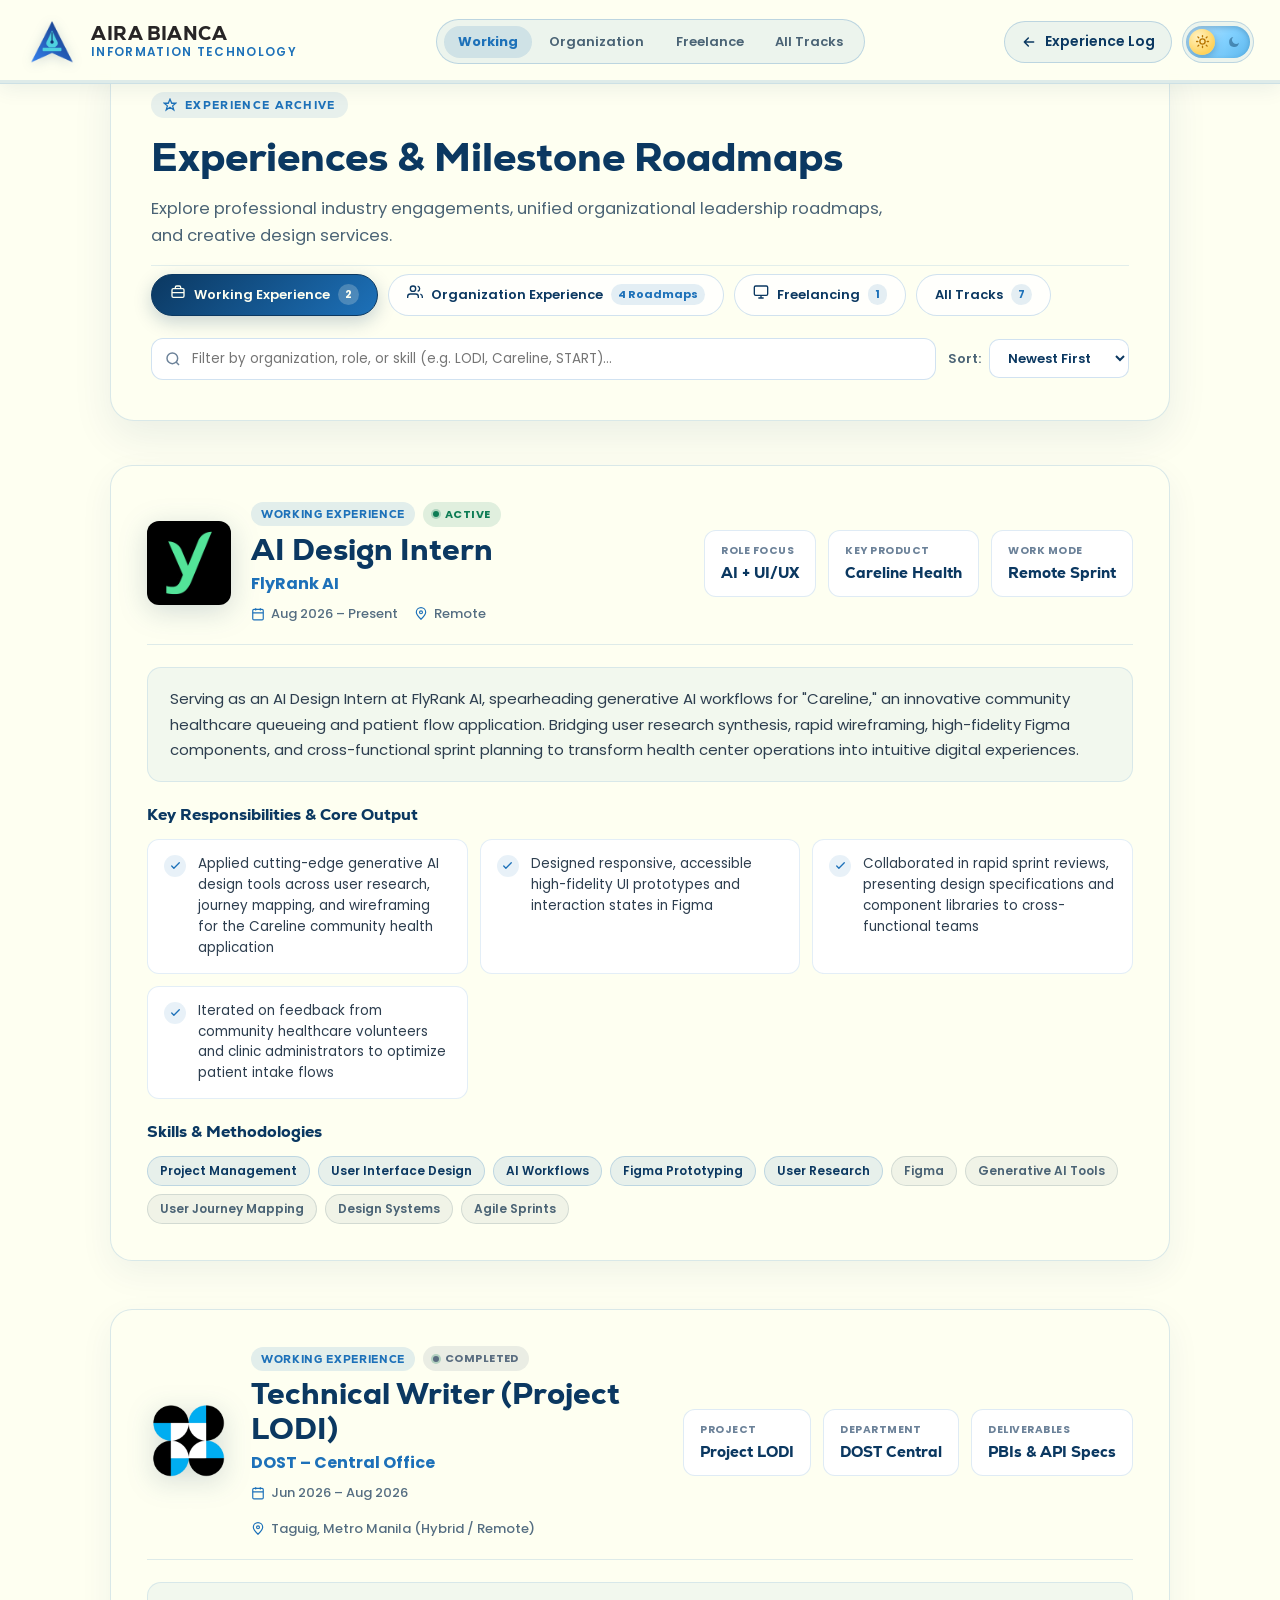
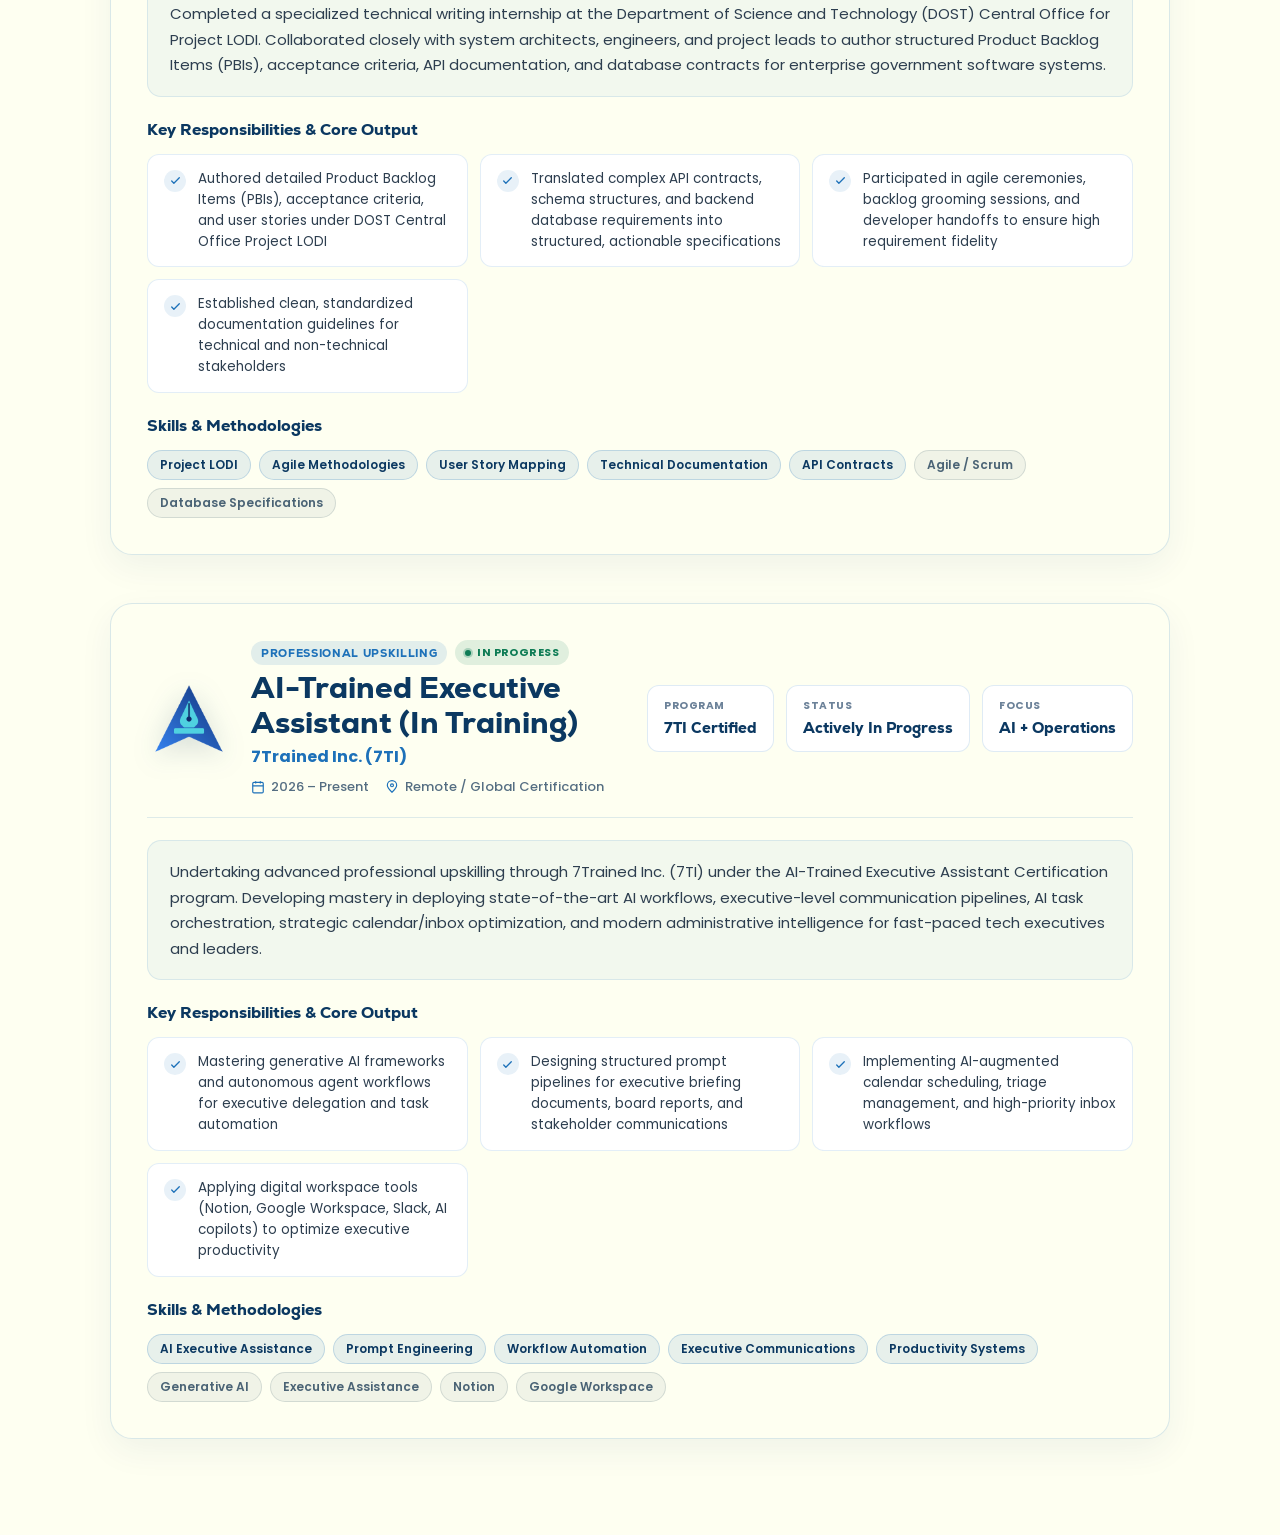
<file: experience.html>
<!DOCTYPE html>
<html lang="en">

<head>
    <meta charset="UTF-8" />
    <meta name="viewport" content="width=device-width, initial-scale=1.0" />
    <title>Experiences &amp; Milestone Roadmaps — AIRCHIVE | Aira Bianca Ordaniel</title>
    <link rel="icon" type="image/png" href="assets/logo-light.png" id="siteFavicon" />
    <link rel="apple-touch-icon" href="assets/logo-light.png" />
    <!-- Apply saved theme immediately to prevent flashing -->
    <script>
        try {
            if (localStorage.getItem('airchive-theme') === 'dark') {
                document.documentElement.setAttribute('data-theme', 'dark');
            }
        } catch (_) { }
    </script>
    <link rel="stylesheet" href="style.css" />
    <link rel="stylesheet" href="project.css" />
    <link rel="stylesheet" href="experience.css" />
</head>

<body class="project-page experience-page">

    <!-- Entrance curtain -->
    <div class="pp-curtain" id="ppCurtain" aria-hidden="true">
        <span class="pp-curtain-title" id="ppCurtainTitle">Experience</span>
    </div>

    <header class="site-header pp-header" aria-label="Experience Page Header">
        <a href="index.html#page-cover" class="header-brand">
            <div class="header-logo-box" title="AIRCHIVE — Aira Bianca Logo">
                <img src="assets/logo-light.png" alt="Aira Bianca Logo"
                    class="header-logo-img header-logo-img--light" />
                <img src="assets/logo-dark.png" alt="Aira Bianca Logo" class="header-logo-img header-logo-img--dark" />
            </div>
            <div class="header-brand-text">
                <span class="header-brand-name">Aira Bianca</span>
                <span class="header-brand-sub">Information Technology</span>
            </div>
        </a>

        <!-- In-page section navigation (populated by experience.js) -->
        <nav class="header-nav-capsule pp-section-nav" id="ppSectionNav" aria-label="Experience track filter"></nav>

        <div class="header-controls">
            <a href="index.html#experiences" class="pp-back-btn" id="ppBackBtn">
                <svg viewBox="0 0 24 24" fill="none" aria-hidden="true">
                    <path d="M19 12H5M5 12L11 6M5 12L11 18" stroke="currentColor" stroke-width="2.2"
                        stroke-linecap="round" stroke-linejoin="round" />
                </svg>
                <span>Experience Log</span>
            </a>
            <button type="button" class="theme-toggle-btn theme-switch" id="themeToggleBtn" role="switch"
                aria-checked="false" aria-label="Dark mode" title="Switch between Light and Dark Mode">
                <span class="theme-switch-track" aria-hidden="true">
                    <svg class="theme-switch-mark theme-switch-mark--sun" viewBox="0 0 24 24" fill="none"><circle cx="12" cy="12" r="4.2" stroke="currentColor" stroke-width="2.2"/><path d="M12 2.5V4.5M12 19.5V21.5M4.6 4.6L6 6M18 18L19.4 19.4M2.5 12H4.5M19.5 12H21.5M4.6 19.4L6 18M18 6L19.4 4.6" stroke="currentColor" stroke-width="2.2" stroke-linecap="round"/></svg>
                    <svg class="theme-switch-mark theme-switch-mark--moon" viewBox="0 0 24 24" fill="none"><path d="M20.5 13.2A8.5 8.5 0 1 1 10.8 3.5 6.6 6.6 0 0 0 20.5 13.2Z" fill="currentColor"/></svg>
                    <span class="theme-switch-stars"></span>
                    <span class="theme-switch-knob">
                        <svg class="theme-switch-ic theme-switch-ic--sun" viewBox="0 0 24 24" fill="none"><circle cx="12" cy="12" r="4.2" stroke="currentColor" stroke-width="2.2"/><path d="M12 2.5V4.5M12 19.5V21.5M4.6 4.6L6 6M18 18L19.4 19.4M2.5 12H4.5M19.5 12H21.5M4.6 19.4L6 18M18 6L19.4 4.6" stroke="currentColor" stroke-width="2.2" stroke-linecap="round"/></svg>
                        <svg class="theme-switch-ic theme-switch-ic--moon" viewBox="0 0 24 24" fill="none"><path d="M20.5 13.2A8.5 8.5 0 1 1 10.8 3.5 6.6 6.6 0 0 0 20.5 13.2Z" fill="currentColor"/></svg>
                    </span>
                </span>
                <svg class="theme-toggle-icon" id="themeToggleIcon" viewBox="0 0 24 24" fill="none" aria-hidden="true" hidden></svg>
                <span class="theme-switch-label" id="themeToggleLabel">Dark</span>
            </button>
        </div>

        <div class="header-scroll-track" aria-hidden="true">
            <div class="header-scroll-bar" id="headerScrollBar"></div>
        </div>
    </header>

    <!-- Main dynamic experience details container (filled by experience.js) -->
    <main class="pp-main exp-main" id="expMain"></main>

    <script src="experiences-data.js"></script>
    <script src="experience.js"></script>
</body>

</html>
</file>
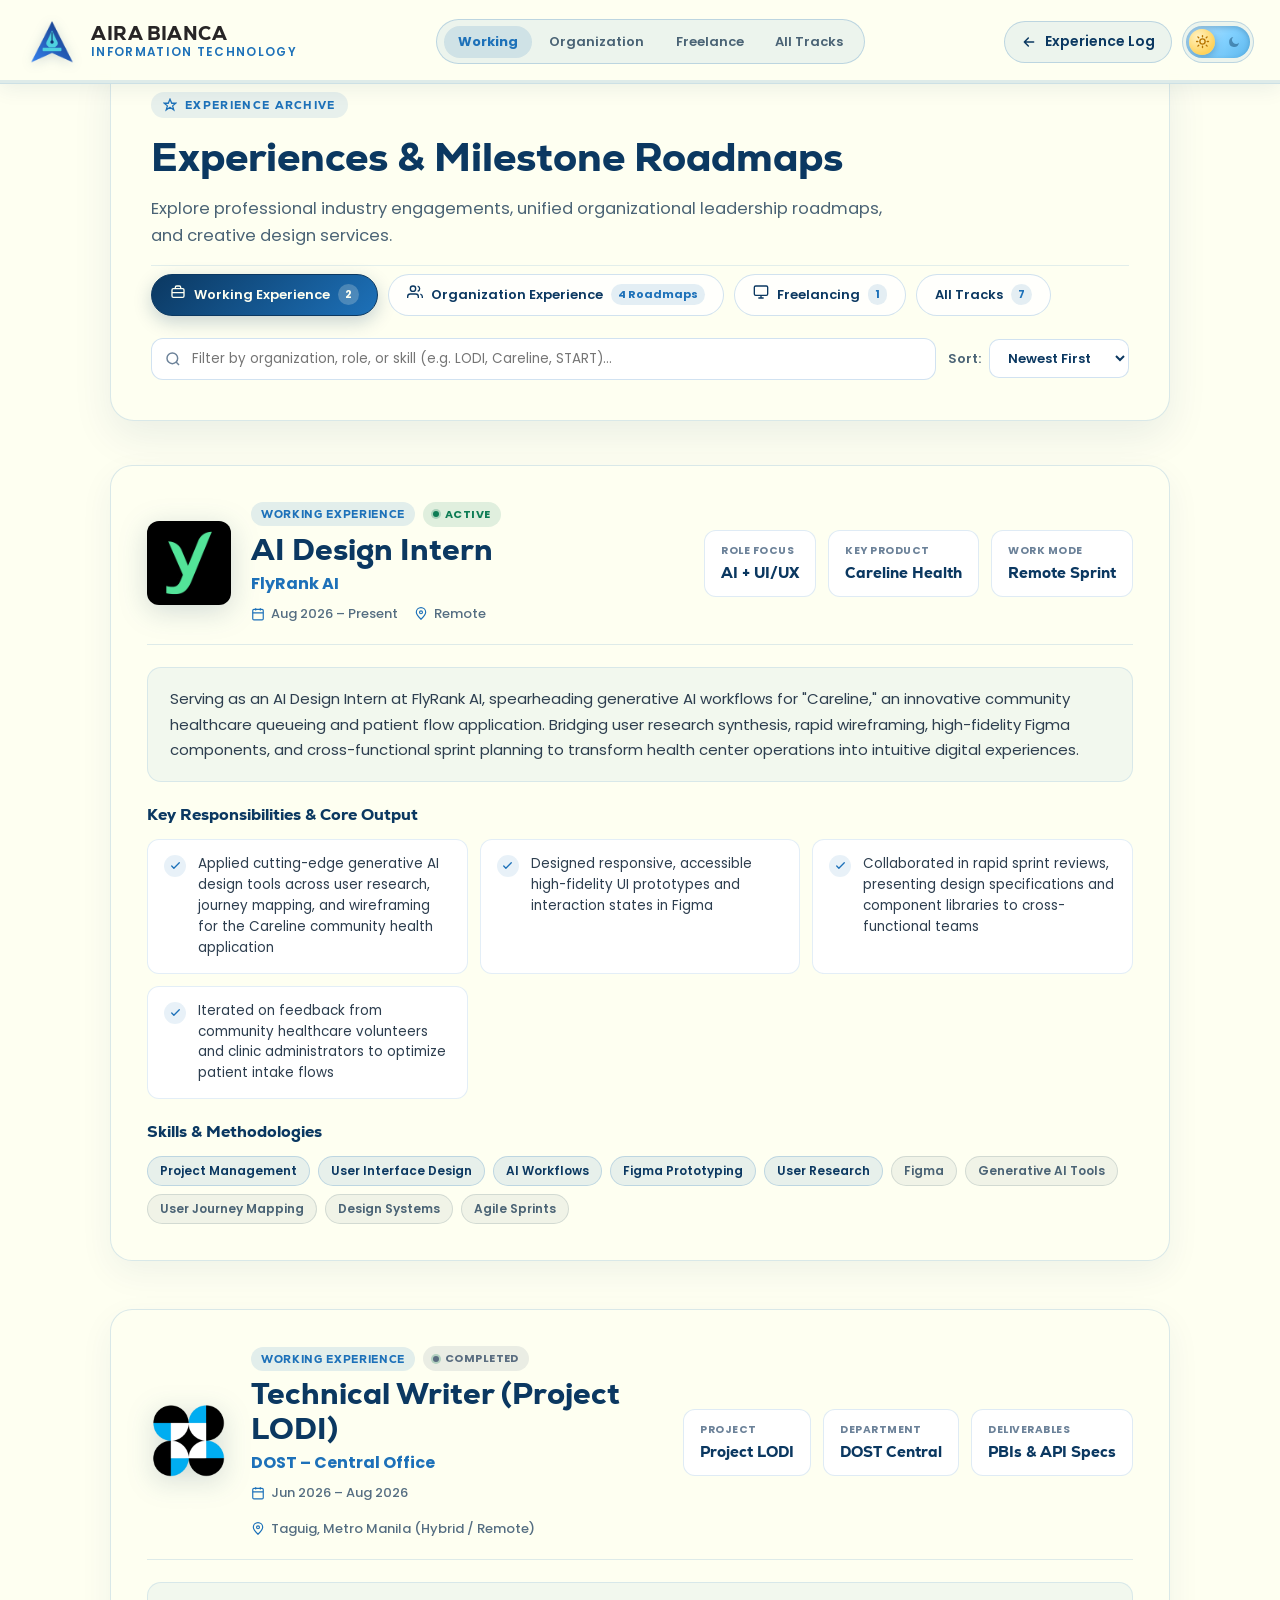
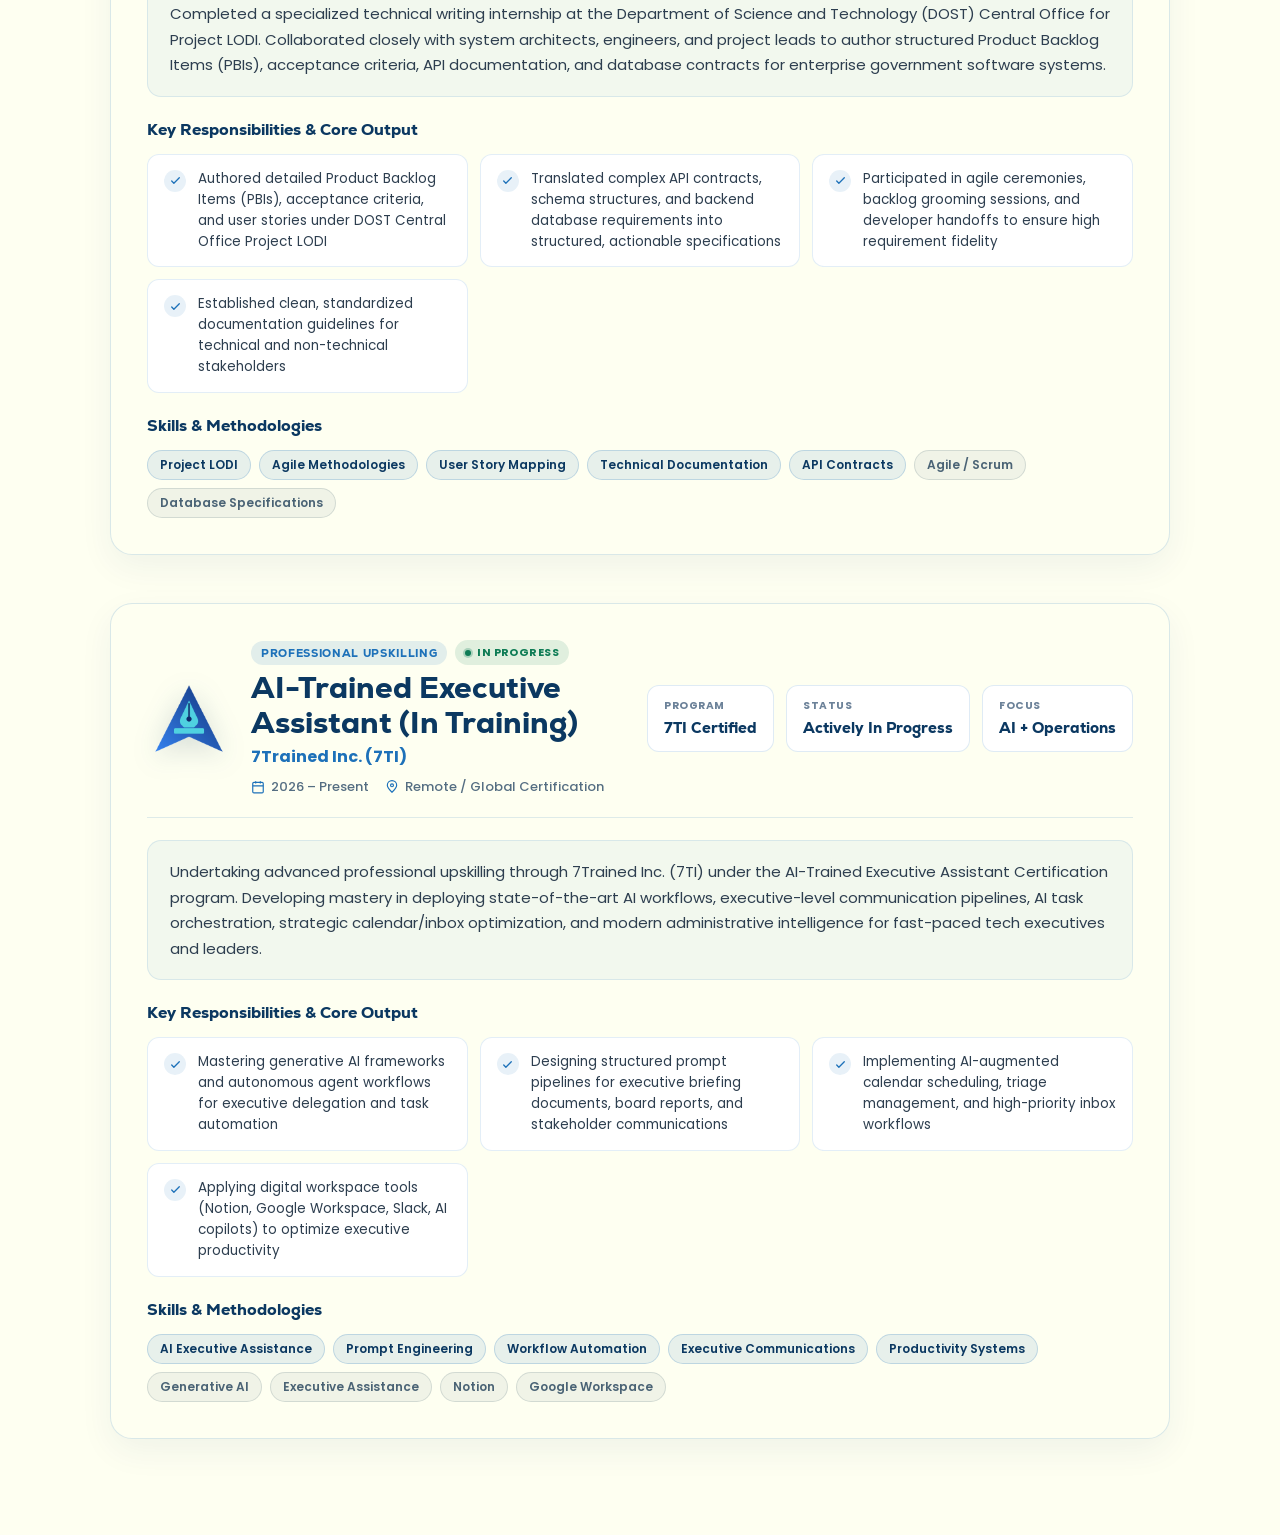
<file: experiences.html>
<!DOCTYPE html>
<html lang="en">
<head>
    <meta charset="UTF-8" />
    <meta http-equiv="refresh" content="0; url=experience.html" />
    <title>Redirecting to Experiences &amp; Roadmaps...</title>
    <script>
        window.location.replace('experience.html' + window.location.search + window.location.hash);
    </script>
</head>
<body>
    <p>Redirecting to <a href="experience.html">Experiences &amp; Milestone Roadmaps</a>...</p>
</body>
</html>
</file>
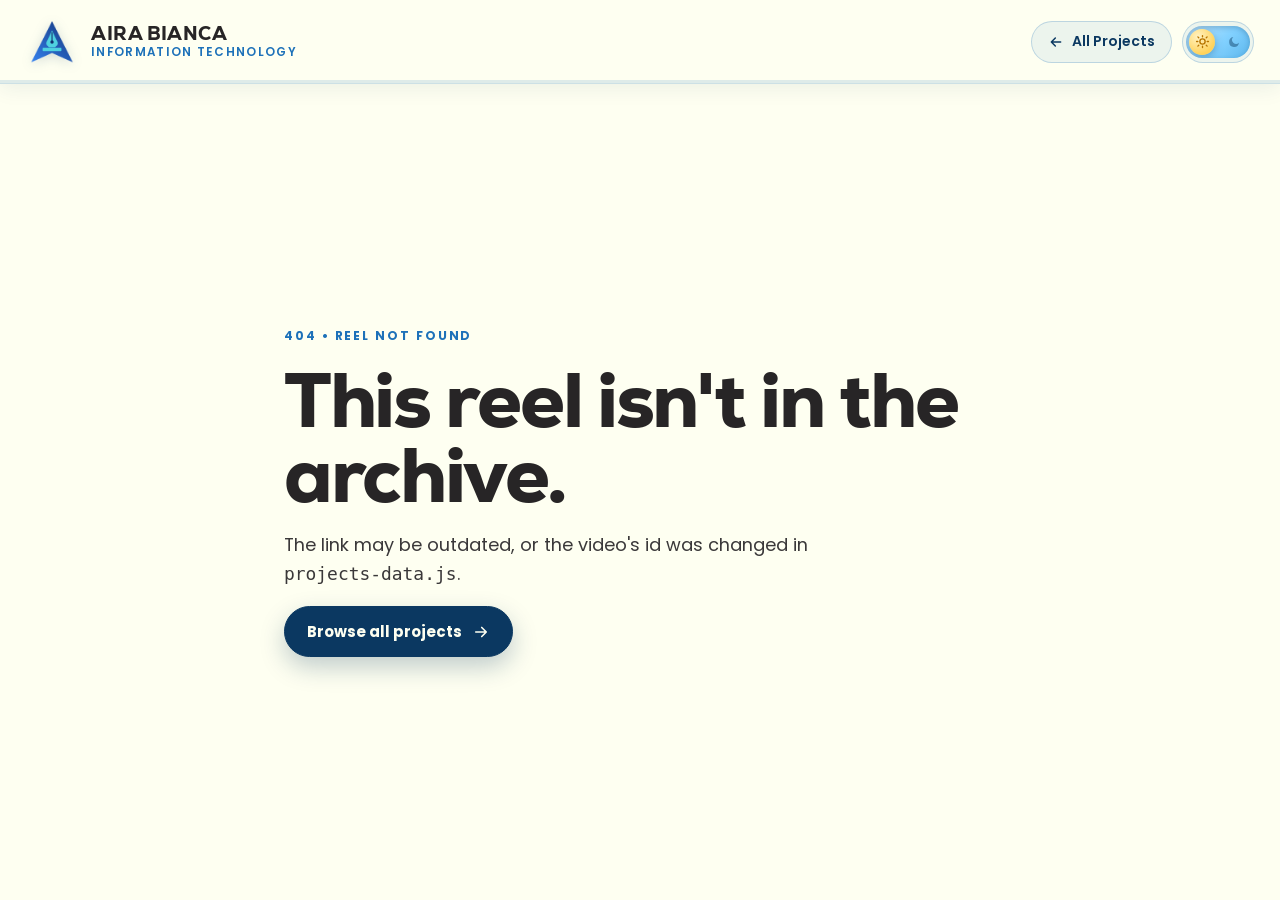
<file: film.html>
<!DOCTYPE html>
<html lang="en">

<head>
    <meta charset="UTF-8" />
    <meta name="viewport" content="width=device-width, initial-scale=1.0" />
    <title>Reel Archive — AIRCHIVE | Aira Bianca Ordaniel</title>
    <link rel="icon" type="image/png" href="assets/logo-light.png" id="siteFavicon" />
    <link rel="apple-touch-icon" href="assets/logo-light.png" />
    <!-- Apply the saved theme before first paint so the page never flashes the wrong colors -->
    <script>
        try {
            if (localStorage.getItem('airchive-theme') === 'dark') {
                document.documentElement.setAttribute('data-theme', 'dark');
            }
        } catch (_) { }
    </script>
    <link rel="stylesheet" href="style.css" />
    <link rel="stylesheet" href="project.css" />
    <link rel="stylesheet" href="film.css" />
</head>

<body class="project-page film-page">

    <!-- Entrance curtain: continues the "portal" from the Project Showcase, then lifts away -->
    <div class="pp-curtain fa-entry" id="ppCurtain" aria-hidden="true">
        <span class="fa-entry-kicker" id="ppCurtainKicker">AIRCHIVE • Reel archive</span>
        <span class="pp-curtain-title" id="ppCurtainTitle"></span>
    </div>

    <header class="site-header pp-header" aria-label="Reel Archive Header">
        <a href="index.html#page-cover" class="header-brand">
            <div class="header-logo-box" title="AIRCHIVE — Aira Bianca Logo">
                <img src="assets/logo-light.png" alt="Aira Bianca Logo"
                    class="header-logo-img header-logo-img--light" />
                <img src="assets/logo-dark.png" alt="Aira Bianca Logo" class="header-logo-img header-logo-img--dark" />
            </div>
            <div class="header-brand-text">
                <span class="header-brand-name">Aira Bianca</span>
                <span class="header-brand-sub">Information Technology</span>
            </div>
        </a>

        <!-- Folder-tab shortcuts (filled by film.js) -->
        <nav class="header-nav-capsule pp-section-nav" id="ppSectionNav" aria-label="Reel sections"></nav>

        <div class="header-controls">
            <a href="index.html#page-projects" class="pp-back-btn" id="ppBackBtn">
                <svg viewBox="0 0 24 24" fill="none" aria-hidden="true">
                    <path d="M19 12H5M5 12L11 6M5 12L11 18" stroke="currentColor" stroke-width="2.2"
                        stroke-linecap="round" stroke-linejoin="round" />
                </svg>
                <span>All Projects</span>
            </a>
            <button type="button" class="theme-toggle-btn theme-switch" id="themeToggleBtn" role="switch"
                aria-checked="false" aria-label="Dark mode" title="Switch between Light and Dark Mode">
                <span class="theme-switch-track" aria-hidden="true">
                    <svg class="theme-switch-mark theme-switch-mark--sun" viewBox="0 0 24 24" fill="none"><circle cx="12" cy="12" r="4.2" stroke="currentColor" stroke-width="2.2"/><path d="M12 2.5V4.5M12 19.5V21.5M4.6 4.6L6 6M18 18L19.4 19.4M2.5 12H4.5M19.5 12H21.5M4.6 19.4L6 18M18 6L19.4 4.6" stroke="currentColor" stroke-width="2.2" stroke-linecap="round"/></svg>
                    <svg class="theme-switch-mark theme-switch-mark--moon" viewBox="0 0 24 24" fill="none"><path d="M20.5 13.2A8.5 8.5 0 1 1 10.8 3.5 6.6 6.6 0 0 0 20.5 13.2Z" fill="currentColor"/></svg>
                    <span class="theme-switch-stars"></span>
                    <span class="theme-switch-knob">
                        <svg class="theme-switch-ic theme-switch-ic--sun" viewBox="0 0 24 24" fill="none"><circle cx="12" cy="12" r="4.2" stroke="currentColor" stroke-width="2.2"/><path d="M12 2.5V4.5M12 19.5V21.5M4.6 4.6L6 6M18 18L19.4 19.4M2.5 12H4.5M19.5 12H21.5M4.6 19.4L6 18M18 6L19.4 4.6" stroke="currentColor" stroke-width="2.2" stroke-linecap="round"/></svg>
                        <svg class="theme-switch-ic theme-switch-ic--moon" viewBox="0 0 24 24" fill="none"><path d="M20.5 13.2A8.5 8.5 0 1 1 10.8 3.5 6.6 6.6 0 0 0 20.5 13.2Z" fill="currentColor"/></svg>
                    </span>
                </span>
                <svg class="theme-toggle-icon" id="themeToggleIcon" viewBox="0 0 24 24" fill="none" aria-hidden="true" hidden></svg>
                <span class="theme-switch-label" id="themeToggleLabel">Dark</span>
            </button>
        </div>

        <div class="header-scroll-track" aria-hidden="true">
            <div class="header-scroll-bar" id="headerScrollBar"></div>
        </div>
    </header>

    <!-- Filled by film.js from projects-data.js -->
    <main class="pp-main fa-main" id="ppMain"></main>

    <!-- Small notice (e.g. full-video link not added yet) -->
    <div class="fa-toast" id="faToast" role="status" aria-live="polite"></div>

    <script src="projects-data.js"></script>
    <script src="film.js"></script>
</body>

</html>
</file>
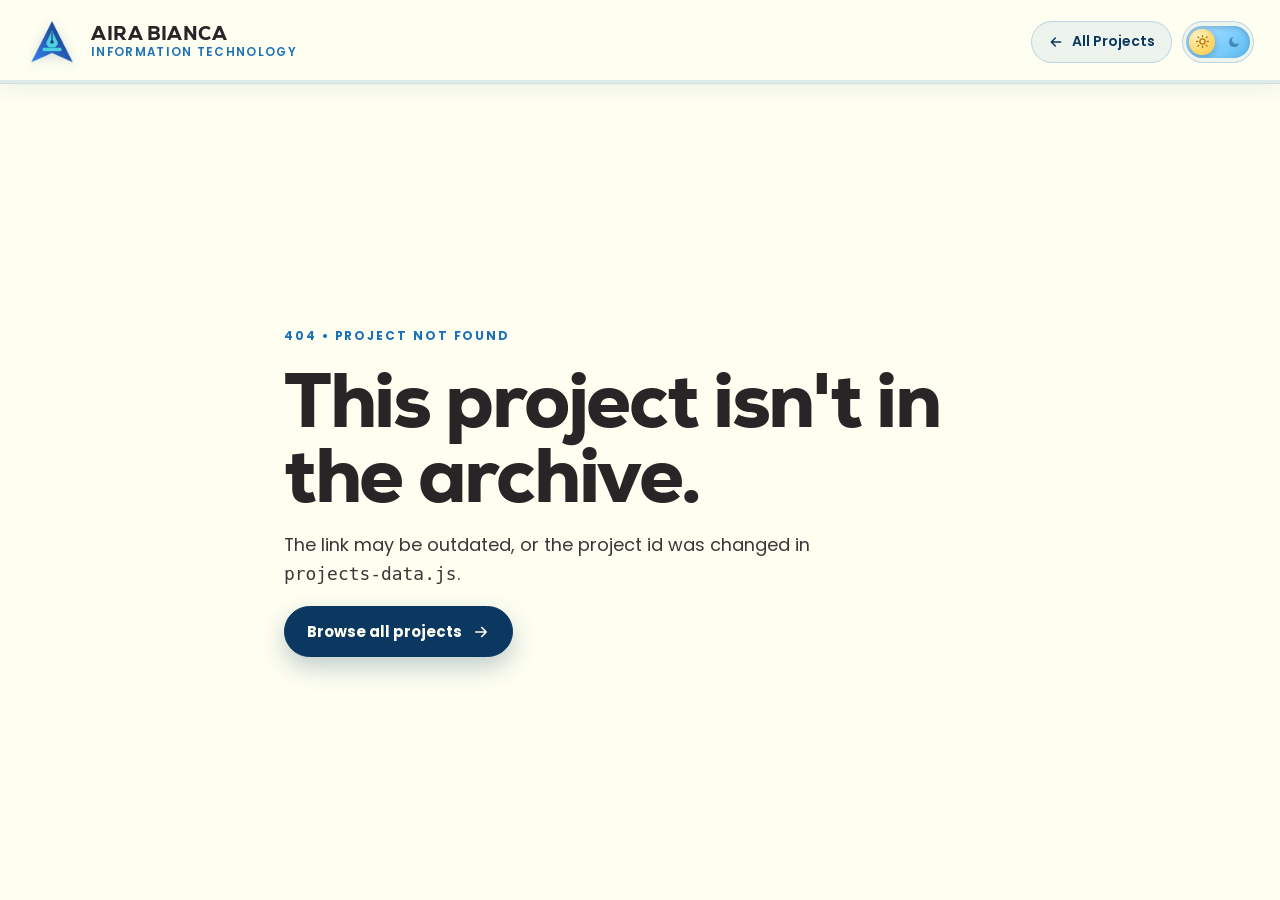
<file: project.html>
<!DOCTYPE html>
<html lang="en">

<head>
    <meta charset="UTF-8" />
    <meta name="viewport" content="width=device-width, initial-scale=1.0" />
    <title>Project — AIRCHIVE | Aira Bianca Ordaniel</title>
    <link rel="icon" type="image/png" href="assets/logo-light.png" id="siteFavicon" />
    <link rel="apple-touch-icon" href="assets/logo-light.png" />
    <!-- Apply the saved theme before first paint so the page never flashes the wrong colors -->
    <script>
        try {
            if (localStorage.getItem('airchive-theme') === 'dark') {
                document.documentElement.setAttribute('data-theme', 'dark');
            }
        } catch (_) { }
    </script>
    <link rel="stylesheet" href="style.css" />
    <link rel="stylesheet" href="project.css" />
    <link rel="stylesheet" href="event.css" />
</head>

<body class="project-page">

    <!-- Entrance curtain: continues the "portal" from the Project Showcase, then lifts away -->
    <div class="pp-curtain" id="ppCurtain" aria-hidden="true">
        <span class="pp-curtain-title" id="ppCurtainTitle"></span>
    </div>

    <header class="site-header pp-header" aria-label="Project Page Header">
        <a href="index.html#page-cover" class="header-brand">
            <div class="header-logo-box" title="AIRCHIVE — Aira Bianca Logo">
                <img src="assets/logo-light.png" alt="Aira Bianca Logo"
                    class="header-logo-img header-logo-img--light" />
                <img src="assets/logo-dark.png" alt="Aira Bianca Logo" class="header-logo-img header-logo-img--dark" />
            </div>
            <div class="header-brand-text">
                <span class="header-brand-name">Aira Bianca</span>
                <span class="header-brand-sub">Information Technology</span>
            </div>
        </a>

        <!-- In-page section navigation (filled by project.js) -->
        <nav class="header-nav-capsule pp-section-nav" id="ppSectionNav" aria-label="Project sections"></nav>

        <div class="header-controls">
            <a href="index.html#page-projects" class="pp-back-btn" id="ppBackBtn">
                <svg viewBox="0 0 24 24" fill="none" aria-hidden="true">
                    <path d="M19 12H5M5 12L11 6M5 12L11 18" stroke="currentColor" stroke-width="2.2"
                        stroke-linecap="round" stroke-linejoin="round" />
                </svg>
                <span>All Projects</span>
            </a>
            <button type="button" class="theme-toggle-btn theme-switch" id="themeToggleBtn" role="switch"
                aria-checked="false" aria-label="Dark mode" title="Switch between Light and Dark Mode">
                <span class="theme-switch-track" aria-hidden="true">
                    <svg class="theme-switch-mark theme-switch-mark--sun" viewBox="0 0 24 24" fill="none"><circle cx="12" cy="12" r="4.2" stroke="currentColor" stroke-width="2.2"/><path d="M12 2.5V4.5M12 19.5V21.5M4.6 4.6L6 6M18 18L19.4 19.4M2.5 12H4.5M19.5 12H21.5M4.6 19.4L6 18M18 6L19.4 4.6" stroke="currentColor" stroke-width="2.2" stroke-linecap="round"/></svg>
                    <svg class="theme-switch-mark theme-switch-mark--moon" viewBox="0 0 24 24" fill="none"><path d="M20.5 13.2A8.5 8.5 0 1 1 10.8 3.5 6.6 6.6 0 0 0 20.5 13.2Z" fill="currentColor"/></svg>
                    <span class="theme-switch-stars"></span>
                    <span class="theme-switch-knob">
                        <svg class="theme-switch-ic theme-switch-ic--sun" viewBox="0 0 24 24" fill="none"><circle cx="12" cy="12" r="4.2" stroke="currentColor" stroke-width="2.2"/><path d="M12 2.5V4.5M12 19.5V21.5M4.6 4.6L6 6M18 18L19.4 19.4M2.5 12H4.5M19.5 12H21.5M4.6 19.4L6 18M18 6L19.4 4.6" stroke="currentColor" stroke-width="2.2" stroke-linecap="round"/></svg>
                        <svg class="theme-switch-ic theme-switch-ic--moon" viewBox="0 0 24 24" fill="none"><path d="M20.5 13.2A8.5 8.5 0 1 1 10.8 3.5 6.6 6.6 0 0 0 20.5 13.2Z" fill="currentColor"/></svg>
                    </span>
                </span>
                <svg class="theme-toggle-icon" id="themeToggleIcon" viewBox="0 0 24 24" fill="none" aria-hidden="true" hidden></svg>
                <span class="theme-switch-label" id="themeToggleLabel">Dark</span>
            </button>
        </div>

        <div class="header-scroll-track" aria-hidden="true">
            <div class="header-scroll-bar" id="headerScrollBar"></div>
        </div>
    </header>

    <!-- Filled by project.js from projects-data.js -->
    <main class="pp-main" id="ppMain"></main>

    <!-- Gallery lightbox -->
    <div class="pp-lightbox" id="ppLightbox" aria-hidden="true" role="dialog" aria-label="Image preview">
        <button type="button" class="pp-lightbox-close" id="ppLightboxClose" aria-label="Close preview">
            <svg viewBox="0 0 24 24" fill="none" aria-hidden="true">
                <path d="M6 6L18 18M18 6L6 18" stroke="currentColor" stroke-width="2.2" stroke-linecap="round" />
            </svg>
        </button>
        <figure class="pp-lightbox-figure">
            <img id="ppLightboxImg" alt="" />
            <figcaption id="ppLightboxCaption"></figcaption>
        </figure>
    </div>

    <script src="projects-data.js"></script>
    <script src="event-page.js"></script>
    <script src="project.js"></script>
</body>

</html>
</file>
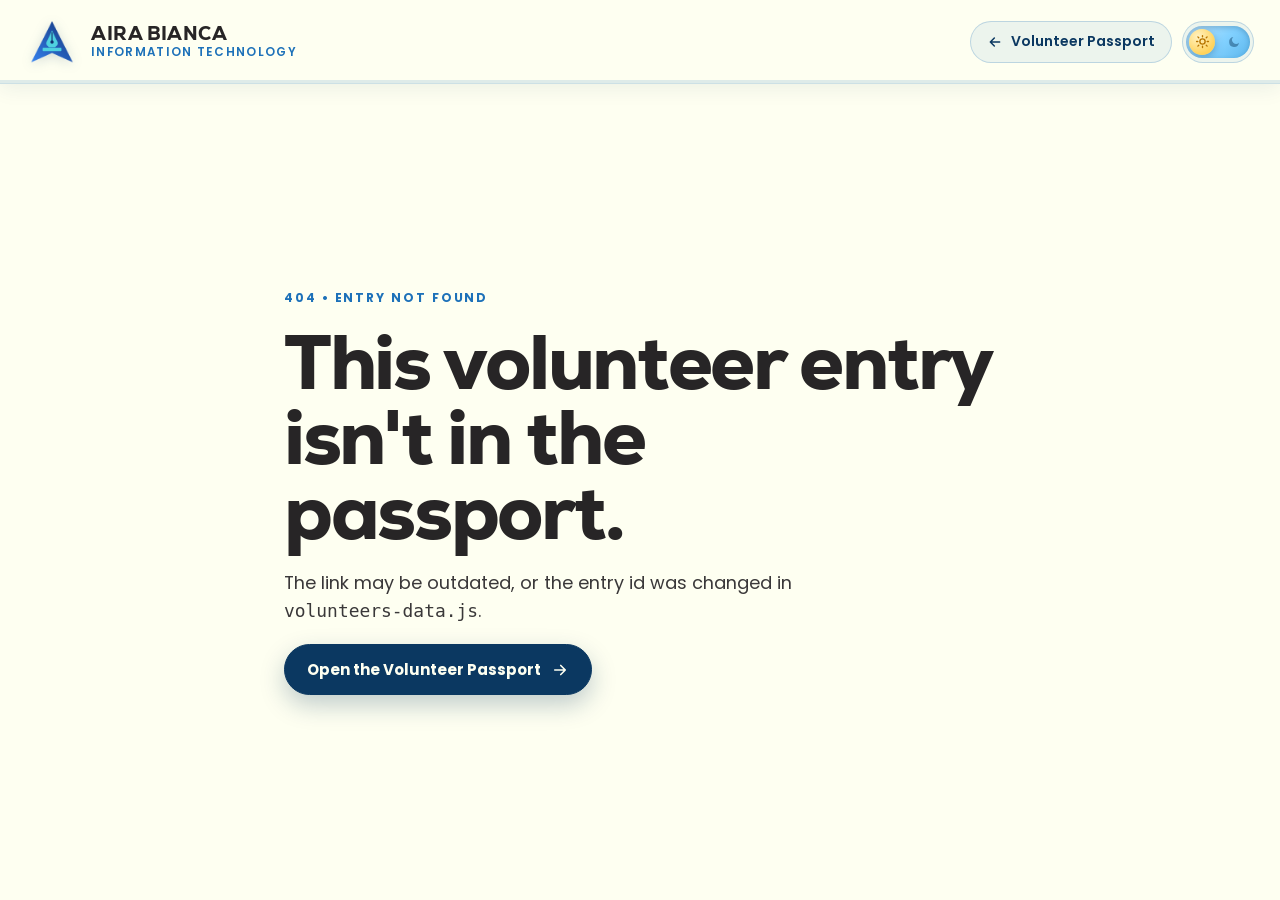
<file: volunteer.html>
<!DOCTYPE html>
<html lang="en">

<head>
    <meta charset="UTF-8" />
    <meta name="viewport" content="width=device-width, initial-scale=1.0" />
    <title>Volunteering — AIRCHIVE | Aira Bianca Ordaniel</title>
    <link rel="icon" type="image/png" href="assets/logo-light.png" id="siteFavicon" />
    <link rel="apple-touch-icon" href="assets/logo-light.png" />
    <!-- Apply the saved theme before first paint so the page never flashes the wrong colors -->
    <script>
        try {
            if (localStorage.getItem('airchive-theme') === 'dark') {
                document.documentElement.setAttribute('data-theme', 'dark');
            }
        } catch (_) { }
    </script>
    <link rel="stylesheet" href="style.css" />
    <link rel="stylesheet" href="project.css" />
    <link rel="stylesheet" href="volunteer.css" />
</head>

<body class="project-page volunteer-page">

    <!-- Entrance curtain: continues the "portal" from the Volunteer Passport, then lifts away -->
    <div class="pp-curtain" id="ppCurtain" aria-hidden="true">
        <span class="pp-curtain-title" id="ppCurtainTitle"></span>
    </div>

    <header class="site-header pp-header" aria-label="Volunteering Page Header">
        <a href="index.html#page-cover" class="header-brand">
            <div class="header-logo-box" title="AIRCHIVE — Aira Bianca Logo">
                <img src="assets/logo-light.png" alt="Aira Bianca Logo"
                    class="header-logo-img header-logo-img--light" />
                <img src="assets/logo-dark.png" alt="Aira Bianca Logo" class="header-logo-img header-logo-img--dark" />
            </div>
            <div class="header-brand-text">
                <span class="header-brand-name">Aira Bianca</span>
                <span class="header-brand-sub">Information Technology</span>
            </div>
        </a>

        <!-- In-page section navigation (filled by project.js) -->
        <nav class="header-nav-capsule pp-section-nav" id="ppSectionNav" aria-label="Volunteering sections"></nav>

        <div class="header-controls">
            <a href="index.html#volunteerings" class="pp-back-btn" id="ppBackBtn">
                <svg viewBox="0 0 24 24" fill="none" aria-hidden="true">
                    <path d="M19 12H5M5 12L11 6M5 12L11 18" stroke="currentColor" stroke-width="2.2"
                        stroke-linecap="round" stroke-linejoin="round" />
                </svg>
                <span>Volunteer Passport</span>
            </a>
            <button type="button" class="theme-toggle-btn theme-switch" id="themeToggleBtn" role="switch"
                aria-checked="false" aria-label="Dark mode" title="Switch between Light and Dark Mode">
                <span class="theme-switch-track" aria-hidden="true">
                    <svg class="theme-switch-mark theme-switch-mark--sun" viewBox="0 0 24 24" fill="none"><circle cx="12" cy="12" r="4.2" stroke="currentColor" stroke-width="2.2"/><path d="M12 2.5V4.5M12 19.5V21.5M4.6 4.6L6 6M18 18L19.4 19.4M2.5 12H4.5M19.5 12H21.5M4.6 19.4L6 18M18 6L19.4 4.6" stroke="currentColor" stroke-width="2.2" stroke-linecap="round"/></svg>
                    <svg class="theme-switch-mark theme-switch-mark--moon" viewBox="0 0 24 24" fill="none"><path d="M20.5 13.2A8.5 8.5 0 1 1 10.8 3.5 6.6 6.6 0 0 0 20.5 13.2Z" fill="currentColor"/></svg>
                    <span class="theme-switch-stars"></span>
                    <span class="theme-switch-knob">
                        <svg class="theme-switch-ic theme-switch-ic--sun" viewBox="0 0 24 24" fill="none"><circle cx="12" cy="12" r="4.2" stroke="currentColor" stroke-width="2.2"/><path d="M12 2.5V4.5M12 19.5V21.5M4.6 4.6L6 6M18 18L19.4 19.4M2.5 12H4.5M19.5 12H21.5M4.6 19.4L6 18M18 6L19.4 4.6" stroke="currentColor" stroke-width="2.2" stroke-linecap="round"/></svg>
                        <svg class="theme-switch-ic theme-switch-ic--moon" viewBox="0 0 24 24" fill="none"><path d="M20.5 13.2A8.5 8.5 0 1 1 10.8 3.5 6.6 6.6 0 0 0 20.5 13.2Z" fill="currentColor"/></svg>
                    </span>
                </span>
                <svg class="theme-toggle-icon" id="themeToggleIcon" viewBox="0 0 24 24" fill="none" aria-hidden="true" hidden></svg>
                <span class="theme-switch-label" id="themeToggleLabel">Dark</span>
            </button>
        </div>

        <div class="header-scroll-track" aria-hidden="true">
            <div class="header-scroll-bar" id="headerScrollBar"></div>
        </div>
    </header>

    <!-- Filled by volunteer.js from volunteers-data.js -->
    <main class="pp-main" id="ppMain"></main>

    <!-- Photo / certificate lightbox -->
    <div class="pp-lightbox" id="ppLightbox" aria-hidden="true" role="dialog" aria-label="Image preview">
        <button type="button" class="pp-lightbox-close" id="ppLightboxClose" aria-label="Close preview">
            <svg viewBox="0 0 24 24" fill="none" aria-hidden="true">
                <path d="M6 6L18 18M18 6L6 18" stroke="currentColor" stroke-width="2.2" stroke-linecap="round" />
            </svg>
        </button>
        <figure class="pp-lightbox-figure">
            <img id="ppLightboxImg" alt="" />
            <figcaption id="ppLightboxCaption"></figcaption>
        </figure>
    </div>

    <script src="volunteers-data.js"></script>
    <script src="volunteer.js"></script>
</body>

</html>
</file>
<file: style.css>
/* ==========================================================================
   Aira Bianca Ordaniel — Portfolio Stylesheet
   Reusable Design System + Page 1 (Cover) + Page 2 (Table of Contents)
   ========================================================================== */

/* Font Imports: Nexa Heavy (Local + CDN) & Poppins / Montserrat Black (Google Fonts) */
@import url('https://fonts.googleapis.com/css2?family=Montserrat:wght@800;900&family=Poppins:ital,wght@0,300;0,400;0,500;0,600;0,700;0,800;0,900;1,400&display=swap');
@import url('https://fonts.cdnfonts.com/css/nexa');

/* Direct @font-face for Nexa Heavy (Supports local file in assets/fonts/ OR CDN) */
@font-face {
  font-family: 'NexaHeavy';
  src:
    url('assets/fonts/Nexa-Heavy.ttf') format('truetype'),
    url('assets/fonts/NexaHeavy.ttf') format('truetype'),
    url('assets/fonts/Nexa-Heavy.otf') format('opentype'),
    local('Nexa Heavy'),
    local('Nexa-Heavy'),
    local('Nexa Black'),
    url('https://fonts.cdnfonts.com/s/16221/NexaBold.woff') format('woff');
  font-weight: 900;
  font-style: normal;
  font-display: swap;
}

/* ==========================================================================
   1. CSS Custom Properties (Adoptable Across All Portfolio Pages)
   ========================================================================== */
:root {
  /* Color Palette — Light Mode (Extracted directly from Canva layout) */
  --bg-cream: #FEFFF1;
  --canvas-bg: #FEFFF1;
  --text-charcoal: #272526;
  --text-muted: #3A3839;
  --blue-folder-back: #1D71B9;
  --blue-folder-front: #3AA7E2;
  --blue-folder-tagline: #003B6E;
  --blue-toc-heading: #1D64A4;
  --blue-panel-light: #2069AA;
  --blue-panel-dark: #0C406B;
  --navy-card: #0B3861;
  --navy-badge: #093862;
  --navy-badge-border: #3AA7E2;
  --paper-top: #FEFFF1;
  --paper-shadow: #E3E4D4;
  --white: #FFFFFF;

  /* Header Bar Palette — Reflects Existing Cream + Folder Blue Palette in Light Mode */
  --header-bg: rgba(254, 255, 241, 0.94);
  --header-border: rgba(29, 113, 185, 0.22);
  --header-shadow: 0 4px 20px rgba(11, 56, 97, 0.08);
  --header-brand-title: #272526;
  --header-brand-sub: #1D71B9;
  --header-logo-bg: #1D71B9;
  --header-logo-border: #3AA7E2;
  --header-logo-text: #FEFFF1;
  --header-capsule-bg: rgba(29, 113, 185, 0.08);
  --header-capsule-border: rgba(29, 113, 185, 0.24);
  --header-link-text: #0B3861;
  --header-link-hover-bg: rgba(58, 167, 226, 0.16);
  --header-link-active-bg: #1D71B9;
  --header-link-active-text: #FEFFF1;
  --header-link-active-shadow: 0 2px 10px rgba(29, 113, 185, 0.32);

  /* Typography — Uses NexaHeavy + Montserrat 900 (geometric heavy match) */
  --font-nexa: 'NexaHeavy', 'Nexa Heavy', 'Nexa Black', 'Nexa Bold', 'Montserrat', sans-serif;
  --font-poppins: 'Poppins', -apple-system, BlinkMacSystemFont, sans-serif;

  /* Canvas Reference Dimensions (16:9 aspect ratio) */
  --slide-width: 1024px;
  --slide-height: 576px;
}

/* Dark Mode Theme Overrides */
[data-theme="dark"] {
  --canvas-bg: #07192B;
  --text-charcoal: #FEFFF1;
  --text-muted: #B8D4EC;
  --blue-toc-heading: #55B8F0;

  --header-bg: rgba(7, 25, 43, 0.95);
  --header-border: rgba(58, 167, 226, 0.28);
  --header-shadow: 0 4px 24px rgba(2, 12, 24, 0.5);
  --header-brand-title: #FEFFF1;
  --header-brand-sub: #3AA7E2;
  --header-logo-bg: #0B3861;
  --header-logo-border: #3AA7E2;
  --header-logo-text: #FEFFF1;
  --header-capsule-bg: rgba(11, 56, 97, 0.65);
  --header-capsule-border: rgba(58, 167, 226, 0.32);
  --header-link-text: rgba(254, 255, 241, 0.82);
  --header-link-hover-bg: rgba(58, 167, 226, 0.2);
  --header-link-active-bg: #3AA7E2;
  --header-link-active-text: #07192B;
  --header-link-active-shadow: 0 0 14px rgba(58, 167, 226, 0.45);
}

/* ==========================================================================
   2. Base Reset & Reusable Multi-Page Portfolio Layout
   ========================================================================== */
*,
*::before,
*::after {
  box-sizing: border-box;
  margin: 0;
  padding: 0;
}

html {
  scroll-behavior: smooth;
  scroll-snap-type: y mandatory;
}

body {
  width: 100%;
  min-height: 100vh;
  background-color: var(--canvas-bg);
  color: var(--text-charcoal);
  font-family: var(--font-poppins);
  -webkit-font-smoothing: antialiased;
  -moz-osx-font-smoothing: grayscale;
  overflow-x: hidden;
  transition: background-color 0.35s ease, color 0.35s ease;
}

/* Reusable portfolio page wrapper for full-viewport 16:9 presentation slides */
.portfolio-viewport {
  width: 100%;
  height: 100vh;
  padding-top: 84px;
  /* Space for the larger fixed top header bar */
  display: flex;
  align-items: center;
  justify-content: center;
  background-color: var(--canvas-bg);
  overflow: hidden;
  scroll-snap-align: start;
  scroll-snap-stop: always;
  position: relative;
  transition: background-color 0.35s ease;
}

/* Proportional 16:9 canvas container using container query units (cqw)
   so every element scales with 100% pixel-accurate proportions on any screen */
.portfolio-canvas {
  position: relative;
  width: min(98vw, calc((100vh - 56px) * (16 / 9)));
  aspect-ratio: 16 / 9;
  background-color: var(--canvas-bg);
  container-type: inline-size;
  overflow: hidden;
  user-select: none;
  box-shadow: 0 0 40px rgba(11, 56, 97, 0.08);
  transition: background-color 0.35s ease, box-shadow 0.35s ease;
}

/* ==========================================================================
   Top Sticky Navigation Header (Scaled Up + Custom Light/Dark Logos)
   ========================================================================== */
.site-header {
  position: fixed;
  top: 0;
  left: 0;
  right: 0;
  height: 84px;
  background: var(--header-bg);
  backdrop-filter: blur(14px);
  -webkit-backdrop-filter: blur(14px);
  border-bottom: 1.5px solid var(--header-border);
  z-index: 200;
  display: flex;
  align-items: center;
  justify-content: space-between;
  padding: 0 1.6rem;
  gap: 1rem;
  box-shadow: var(--header-shadow);
  transition: background-color 0.35s ease, border-color 0.35s ease, box-shadow 0.35s ease;
}

/* Left Brand Identity: Uploaded Logo + Name & Subtitle */
.header-brand {
  display: flex;
  align-items: center;
  gap: 0.85rem;
  text-decoration: none;
  flex-shrink: 0;
}

.header-logo-box {
  width: 52px;
  height: 52px;
  border-radius: 13px;
  background: transparent;
  display: flex;
  align-items: center;
  justify-content: center;
  position: relative;
  transition: transform 0.28s cubic-bezier(0.34, 1.56, 0.64, 1);
}

.header-brand:hover .header-logo-box {
  transform: scale(1.08) rotate(-3deg);
}

.header-logo-img {
  width: 100%;
  height: 100%;
  object-fit: contain;
  display: block;
  filter: drop-shadow(0 2px 6px rgba(11, 56, 97, 0.18));
}

/* Automatically swap between Light Logo and Dark Logo based on theme */
.header-logo-img--dark {
  display: none;
}

[data-theme="dark"] .header-logo-img--light {
  display: none;
}

[data-theme="dark"] .header-logo-img--dark {
  display: block;
}

.header-brand-text {
  display: flex;
  flex-direction: column;
  justify-content: center;
  gap: 0.16rem;
}

.header-brand-name {
  font-family: var(--font-nexa);
  font-weight: 900;
  font-size: 1.18rem;
  letter-spacing: 0.025em;
  color: var(--header-brand-title);
  line-height: 1.05;
  text-transform: uppercase;
  transition: color 0.3s ease;
}

.header-brand-sub {
  font-family: var(--font-poppins);
  font-weight: 600;
  font-size: 0.74rem;
  letter-spacing: 0.11em;
  color: var(--header-brand-sub);
  text-transform: uppercase;
  line-height: 1;
  transition: color 0.3s ease;
}

/* Center Capsule Pill Track for Navigation Items */
.header-nav-capsule {
  display: flex;
  align-items: center;
  gap: 0.22rem;
  background: var(--header-capsule-bg);
  border: 1.5px solid var(--header-capsule-border);
  border-radius: 999px;
  padding: 0.34rem 0.44rem;
  overflow-x: auto;
  scrollbar-width: none;
  flex: 1;
  max-width: max-content;
  transition: background-color 0.35s ease, border-color 0.35s ease;
}

.header-nav-capsule::-webkit-scrollbar {
  display: none;
}

.header-nav-link {
  position: relative;
  display: inline-flex;
  align-items: center;
  justify-content: center;
  padding: 0.5rem 0.88rem;
  border-radius: 999px;
  font-family: var(--font-poppins);
  font-weight: 600;
  font-size: 0.8rem;
  letter-spacing: 0.02em;
  color: var(--header-link-text);
  text-decoration: none;
  white-space: nowrap;
  cursor: pointer;
  transition:
    background-color 0.25s ease,
    color 0.25s ease,
    box-shadow 0.25s ease,
    transform 0.2s ease;
}

.header-nav-link:hover {
  background-color: var(--header-link-hover-bg);
}

.header-nav-link.active {
  background-color: var(--header-link-active-bg);
  color: var(--header-link-active-text);
  font-weight: 700;
  box-shadow: var(--header-link-active-shadow);
}

/* Right Header Utility Controls: Live Date-Time Picker + Light/Dark Mode Toggle */
.header-controls {
  display: flex;
  align-items: center;
  gap: 0.65rem;
  flex-shrink: 0;
}

/* Live Date & Time Picker Widget */
.header-datetime-wrap {
  position: relative;
  display: flex;
  align-items: center;
  gap: 0.48rem;
  height: 42px;
  background: var(--header-capsule-bg);
  border: 1.5px solid var(--header-capsule-border);
  border-radius: 999px;
  padding: 0 0.92rem;
  color: var(--header-link-text);
  font-family: var(--font-poppins);
  font-size: 0.78rem;
  font-weight: 600;
  cursor: pointer;
  transition: background-color 0.25s ease, border-color 0.25s ease, transform 0.2s ease;
}

.header-datetime-wrap:hover {
  background-color: var(--header-link-hover-bg);
  border-color: var(--blue-folder-front);
  transform: translateY(-1px);
}

.header-datetime-icon {
  width: 16px;
  height: 16px;
  color: var(--blue-folder-back);
  flex-shrink: 0;
}

[data-theme="dark"] .header-datetime-icon {
  color: var(--blue-folder-front);
}

.header-datetime-display {
  white-space: nowrap;
  letter-spacing: 0.01em;
}

/* Native datetime-local picker overlaid invisibly so clicking opens the calendar/clock picker */
.header-datetime-input {
  position: absolute;
  inset: 0;
  width: 100%;
  height: 100%;
  opacity: 0;
  cursor: pointer;
}

/* Light / Dark Theme Toggle Button */
.theme-toggle-btn {
  display: inline-flex;
  align-items: center;
  gap: 0.44rem;
  height: 42px;
  padding: 0 0.95rem;
  border-radius: 999px;
  border: 1.5px solid var(--header-capsule-border);
  background: var(--header-capsule-bg);
  color: var(--header-link-text);
  font-family: var(--font-poppins);
  font-weight: 600;
  font-size: 0.78rem;
  cursor: pointer;
  white-space: nowrap;
  transition:
    background-color 0.25s ease,
    border-color 0.25s ease,
    color 0.25s ease,
    transform 0.25s cubic-bezier(0.34, 1.56, 0.64, 1);
}

.theme-toggle-btn:hover {
  background-color: var(--blue-folder-back);
  border-color: var(--blue-folder-back);
  color: var(--bg-cream);
  transform: scale(1.04);
}

.theme-toggle-icon {
  width: 16px;
  height: 16px;
  display: block;
}

/* Reusable Typography Classes for Following Pages */
.font-nexa {
  font-family: var(--font-nexa);
}

.font-poppins {
  font-family: var(--font-poppins);
}

/* Top Header Scroll Progress Track (Replaces Right-Side Dots) */
.header-scroll-track {
  position: absolute;
  left: 0;
  right: 0;
  bottom: 0;
  height: 3px;
  background: rgba(29, 113, 185, 0.14);
  overflow: hidden;
  pointer-events: none;
}

.header-scroll-bar {
  height: 100%;
  width: 0%;
  background: linear-gradient(90deg, #1D71B9 0%, #3AA7E2 60%, #82D1FF 100%);
  border-radius: 0 999px 999px 0;
  transition: width 0.18s ease-out;
}

/* ==========================================================================
   3. Page 1: Cover / Hero Layout
   All coordinates mapped directly from the 1024x576 Canva design
   (1px in 1024px reference = 0.09765625cqw)
   ========================================================================== */

/* Keyframe Animations */
@keyframes fadeSlideDown {
  from {
    opacity: 0;
    transform: translateY(-2.5cqw);
  }

  to {
    opacity: 1;
    transform: translateY(0);
  }
}

@keyframes fadeSlideRight {
  from {
    opacity: 0;
    transform: translateX(-2.5cqw);
  }

  to {
    opacity: 1;
    transform: translateX(0);
  }
}

@keyframes folderRise {
  from {
    opacity: 0;
    transform: translateY(4cqw);
  }

  to {
    opacity: 1;
    transform: translateY(0);
  }
}

@keyframes portraitEntrance {
  from {
    opacity: 0;
    transform: translateX(3cqw) translateY(1.5cqw);
  }

  to {
    opacity: 1;
    transform: translateX(0) translateY(0);
  }
}

@keyframes badgeFloat {

  0%,
  100% {
    transform: rotate(-11.8deg) translateY(0);
  }

  50% {
    transform: rotate(-10.5deg) translateY(-0.45cqw);
  }
}

@keyframes sparkleSpin {
  0% {
    transform: rotate(0deg) scale(1);
  }

  50% {
    transform: rotate(180deg) scale(1.2);
  }

  100% {
    transform: rotate(360deg) scale(1);
  }
}

/* Giant "AIRCHIVE" Display Heading */
.hero-title {
  position: absolute;
  top: 2.0cqw;
  left: 6.8cqw;
  font-family: var(--font-nexa);
  font-weight: 900;
  font-size: 18.8cqw;
  line-height: 0.95;
  letter-spacing: -0.025em;
  color: var(--text-charcoal);
  z-index: 1;
  white-space: nowrap;
  animation: fadeSlideDown 0.8s cubic-bezier(0.22, 1, 0.36, 1) both;
  transition: transform 0.25s ease-out;
}

.hero-title span {
  display: inline-block;
  transition: transform 0.3s cubic-bezier(0.34, 1.56, 0.64, 1), color 0.25s ease;
}

/* "AIR" letters styled in signature folder blue to distinguish "AIRA" + "ARCHIVE" */
.hero-title .hero-letter-air {
  color: var(--blue-folder-back);
}

.hero-title span:hover {
  transform: translateY(-0.8cqw) scale(1.03);
  color: var(--blue-folder-front);
}

/* "Archives of Aira" Editorial Subtitle Pill / Badge */
.hero-subtitle {
  position: absolute;
  top: 20.9cqw;
  left: 7.5cqw;
  display: inline-flex;
  align-items: center;
  gap: 0.65cqw;
  font-family: var(--font-poppins);
  font-weight: 600;
  font-size: 1.25cqw;
  letter-spacing: 0.18em;
  text-transform: uppercase;
  color: var(--blue-folder-back);
  z-index: 4;
  animation: fadeSlideRight 0.85s cubic-bezier(0.22, 1, 0.36, 1) 0.12s both;
}

.hero-subtitle::before {
  content: '';
  display: inline-block;
  width: 2.4cqw;
  height: 0.18cqw;
  background-color: var(--blue-folder-back);
  border-radius: 99px;
}

/* Left Author Name & Role Block */
.author-info {
  position: absolute;
  top: 29.8cqw;
  left: 4.4cqw;
  z-index: 4;
  color: var(--text-charcoal);
  animation: fadeSlideRight 0.8s cubic-bezier(0.22, 1, 0.36, 1) 0.15s both;
  transition: transform 0.3s ease;
}

.author-info:hover {
  transform: translateX(0.35cqw);
}

.author-name {
  font-family: var(--font-poppins);
  font-weight: 600;
  font-size: 2.85cqw;
  line-height: 1.08;
  letter-spacing: -0.02em;
  color: var(--text-charcoal);
  margin-bottom: 0.55cqw;
  transition: color 0.25s ease;
}

.author-info:hover .author-name {
  color: var(--navy-card);
}

.author-role {
  font-family: var(--font-poppins);
  font-weight: 400;
  font-size: 1.38cqw;
  line-height: 1.18;
  letter-spacing: -0.01em;
  color: var(--text-charcoal);
}

/* Center Blue Folder Illustration */
.folder-wrapper {
  position: absolute;
  left: 24.1cqw;
  top: 19.43cqw;
  width: 51.85cqw;
  height: 36.82cqw;
  z-index: 2;
  cursor: pointer;
  animation: folderRise 0.85s cubic-bezier(0.22, 1, 0.36, 1) 0.1s both;
  transition: filter 0.35s ease, transform 0.35s cubic-bezier(0.22, 1, 0.36, 1);
}

.folder-svg {
  width: 100%;
  height: 100%;
  display: block;
  overflow: visible;
}

/* Interactive Paper Sheet Inside Folder */
.folder-paper-group {
  transition: transform 0.45s cubic-bezier(0.34, 1.56, 0.64, 1);
}

.folder-front-flap {
  transition: transform 0.4s cubic-bezier(0.22, 1, 0.36, 1), fill 0.3s ease;
  transform-origin: center bottom;
}

.folder-wrapper:hover,
.folder-wrapper.is-open {
  filter: drop-shadow(0 0.9cqw 2cqw rgba(11, 56, 97, 0.16));
}

.folder-wrapper:hover .folder-paper-group,
.folder-wrapper.is-open .folder-paper-group {
  transform: translateY(-18px);
}

.folder-wrapper:hover .folder-front-flap,
.folder-wrapper.is-open .folder-front-flap {
  fill: #41AFE9;
}

/* Hidden Peek Text on the Rising Folder Paper */
.paper-peek-text {
  font-family: var(--font-poppins);
  font-size: 9.5px;
  font-weight: 600;
  fill: var(--blue-folder-back);
  letter-spacing: 0.06em;
  opacity: 0;
  transition: opacity 0.3s ease 0.05s;
}

.folder-wrapper:hover .paper-peek-text,
.folder-wrapper.is-open .paper-peek-text {
  opacity: 1;
}

/* Tagline inside Folder Front ("TECH IN MIND. DESIGN FOCUSED. STRATEGY IN ACTION.") */
.folder-tagline {
  position: absolute;
  top: 32.1cqw;
  left: 24.3cqw;
  width: 51.4cqw;
  text-align: center;
  font-family: var(--font-nexa);
  font-weight: 900;
  font-size: 1.85cqw;
  letter-spacing: -0.025em;
  color: var(--blue-folder-tagline);
  z-index: 3;
  white-space: nowrap;
  pointer-events: none;
  animation: folderRise 0.85s cubic-bezier(0.22, 1, 0.36, 1) 0.18s both;
  transition: letter-spacing 0.35s ease, color 0.3s ease;
}

.folder-wrapper:hover~.folder-tagline {
  color: var(--navy-card);
}

/* Dark Navy Skills Card inside Folder - Cyber Gameplay Ability HUD */
.skills-card {
  position: absolute;
  top: 36.6cqw;
  left: 36.4cqw;
  width: 29.6cqw;
  height: 15.0cqw;
  background: linear-gradient(145deg, rgba(11, 56, 97, 0.96) 0%, rgba(6, 32, 58, 0.98) 100%);
  border: 0.12cqw solid rgba(130, 209, 255, 0.45);
  border-radius: 1.8cqw;
  transform: rotate(-0.8deg);
  z-index: 4;
  display: flex;
  flex-direction: column;
  justify-content: space-between;
  padding: 0.8cqw 1.25cqw 0.85cqw;
  gap: 0.35cqw;
  box-shadow: 0 0.8cqw 2.4cqw rgba(5, 22, 42, 0.38), 0 0 1.2cqw rgba(58, 167, 226, 0.18);
  animation: folderRise 0.9s cubic-bezier(0.22, 1, 0.36, 1) 0.25s both;
  transition: transform 0.35s cubic-bezier(0.22, 1, 0.36, 1), box-shadow 0.35s ease, border-color 0.35s ease;
  backdrop-filter: blur(10px);
}

.skills-card:hover {
  transform: rotate(0deg) translateY(-0.25cqw);
  border-color: #7CE8FF;
  box-shadow: 0 1.2cqw 3cqw rgba(5, 22, 42, 0.45), 0 0 1.6cqw rgba(124, 232, 255, 0.25);
}

/* Gameplay HUD Header Bar */
.skills-hud-bar {
  display: flex;
  align-items: center;
  justify-content: space-between;
  padding: 0 0.2cqw 0.3cqw;
  border-bottom: 0.08cqw solid rgba(130, 209, 255, 0.22);
}

.skills-hud-chip {
  display: inline-flex;
  align-items: center;
  gap: 0.35cqw;
  font-family: var(--font-poppins);
  font-weight: 700;
  font-size: 0.65cqw;
  letter-spacing: 0.12em;
  color: #82D1FF;
  text-transform: uppercase;
}

.skills-hud-dot {
  width: 0.45cqw;
  height: 0.45cqw;
  border-radius: 50%;
  background-color: #00FFB2;
  box-shadow: 0 0 0.4cqw #00FFB2;
  animation: hudPulse 1.8s ease-in-out infinite alternate;
}

@keyframes hudPulse {
  0% { opacity: 0.4; transform: scale(0.85); }
  100% { opacity: 1; transform: scale(1.15); }
}

.skills-hud-score {
  font-family: var(--font-poppins);
  font-weight: 700;
  font-size: 0.64cqw;
  letter-spacing: 0.08em;
  color: #FEFFF1;
  text-transform: uppercase;
  background: rgba(14, 66, 112, 0.5);
  padding: 0.12cqw 0.55cqw;
  border-radius: 999px;
  border: 0.08cqw solid rgba(130, 209, 255, 0.32);
  transition: transform 0.2s ease, color 0.2s ease, border-color 0.2s ease;
}

.skills-hud-score.score-bump {
  transform: scale(1.18);
  color: #7CE8FF;
  border-color: #7CE8FF;
}

/* Gameplay Ability Row / Capsule */
.skill-row {
  position: relative;
  display: flex;
  align-items: center;
  justify-content: space-between;
  gap: 0.75cqw;
  padding: 0.42cqw 0.8cqw;
  border-radius: 0.85cqw;
  background-color: rgba(14, 66, 112, 0.42);
  border: 0.1cqw solid rgba(130, 209, 255, 0.22);
  cursor: pointer;
  transition: transform 0.26s cubic-bezier(0.22, 1, 0.36, 1), background-color 0.26s ease, border-color 0.26s ease, box-shadow 0.26s ease;
  user-select: none;
}

.skill-game-card-1 {
  animation: skillGameFloat1 4.5s ease-in-out infinite alternate;
}

.skill-game-card-2 {
  animation: skillGameFloat2 5.0s ease-in-out infinite alternate 0.7s;
}

.skill-game-card-3 {
  animation: skillGameFloat3 5.4s ease-in-out infinite alternate 1.4s;
}

@keyframes skillGameFloat1 {
  0% { transform: translateY(0px) rotate(0deg); }
  50% { transform: translateY(-0.35cqw) rotate(-0.35deg); }
  100% { transform: translateY(0.25cqw) rotate(0.25deg); }
}

@keyframes skillGameFloat2 {
  0% { transform: translateY(0px) rotate(0deg); }
  50% { transform: translateY(0.3cqw) rotate(0.35deg); }
  100% { transform: translateY(-0.25cqw) rotate(-0.25deg); }
}

@keyframes skillGameFloat3 {
  0% { transform: translateY(0px) rotate(0deg); }
  50% { transform: translateY(-0.32cqw) rotate(0.3deg); }
  100% { transform: translateY(0.28cqw) rotate(-0.3deg); }
}

.skill-row:hover,
.skill-row.active {
  animation-play-state: paused;
  background-color: rgba(25, 103, 167, 0.65);
  border-color: #7CE8FF;
  transform: translateX(0.55cqw) translateY(-0.15cqw) scale(1.02);
  box-shadow: 0 0.4cqw 1.2cqw rgba(5, 22, 42, 0.35), 0 0 0.8cqw rgba(124, 232, 255, 0.35);
  z-index: 2;
}

.skill-row-left {
  display: flex;
  align-items: center;
  gap: 0.85cqw;
  min-width: 0;
}

.skill-icon {
  width: 2.1cqw;
  height: 2.1cqw;
  border-radius: 0.55cqw;
  background-color: rgba(7, 32, 58, 0.6);
  border: 0.08cqw solid rgba(130, 209, 255, 0.35);
  display: flex;
  align-items: center;
  justify-content: center;
  flex-shrink: 0;
  transition: transform 0.3s cubic-bezier(0.34, 1.56, 0.64, 1), background-color 0.25s ease, border-color 0.25s ease;
}

.skill-row:hover .skill-icon,
.skill-row.active .skill-icon {
  transform: scale(1.15) rotate(-6deg);
  background-color: #1967A7;
  border-color: #7CE8FF;
}

.skill-icon svg {
  width: 65%;
  height: 65%;
  display: block;
}

.skill-info-meta {
  display: flex;
  flex-direction: column;
  gap: 0.1cqw;
  min-width: 0;
}

.skill-label {
  font-family: var(--font-poppins);
  font-weight: 700;
  font-size: 1.05cqw;
  color: var(--bg-cream);
  letter-spacing: -0.01em;
  white-space: nowrap;
  line-height: 1.15;
  transition: color 0.2s ease;
}

.skill-row:hover .skill-label,
.skill-row.active .skill-label {
  color: #FFFFFF;
}

.skill-game-sub {
  font-family: var(--font-poppins);
  font-weight: 600;
  font-size: 0.62cqw;
  color: #82D1FF;
  letter-spacing: 0.06em;
  text-transform: uppercase;
  line-height: 1;
}

.skill-row-right {
  display: flex;
  align-items: center;
  gap: 0.6cqw;
  flex-shrink: 0;
}

.skill-stat-gauge {
  width: 3.6cqw;
  height: 0.42cqw;
  border-radius: 999px;
  background-color: rgba(6, 32, 58, 0.7);
  border: 0.06cqw solid rgba(130, 209, 255, 0.3);
  overflow: hidden;
  display: flex;
  align-items: center;
  padding: 0.04cqw;
}

.skill-gauge-fill {
  height: 100%;
  border-radius: 999px;
  background: linear-gradient(90deg, #3AA7E2, #7CE8FF);
  transition: width 0.35s ease;
}

.skill-row:hover .skill-gauge-fill,
.skill-row.active .skill-gauge-fill {
  background: linear-gradient(90deg, #00FFB2, #7CE8FF);
  box-shadow: 0 0 0.5cqw #7CE8FF;
}

.skill-select-arrow {
  font-family: var(--font-poppins);
  font-weight: 700;
  font-size: 0.8cqw;
  color: rgba(254, 255, 241, 0.45);
  transition: transform 0.25s ease, color 0.25s ease;
  transform: translateX(-0.15cqw);
}

.skill-row:hover .skill-select-arrow,
.skill-row.active .skill-select-arrow {
  color: #7CE8FF;
  transform: translateX(0.2cqw);
}

/* Floating Gameplay XP / Unlock Burst Popup */
.game-xp-popup {
  position: absolute;
  top: -0.4cqw;
  right: 1cqw;
  font-family: var(--font-nexa);
  font-weight: 900;
  font-size: 0.75cqw;
  letter-spacing: 0.08em;
  color: #FEFFF1;
  background: linear-gradient(135deg, #FFB800 0%, #FF7A00 100%);
  padding: 0.22cqw 0.65cqw;
  border-radius: 999px;
  box-shadow: 0 0.3cqw 0.8cqw rgba(255, 122, 0, 0.5);
  pointer-events: none;
  z-index: 10;
  animation: xpFloatUp 0.85s cubic-bezier(0.22, 1, 0.36, 1) forwards;
}

@keyframes xpFloatUp {
  0% {
    opacity: 0;
    transform: translateY(0.4cqw) scale(0.7);
  }
  30% {
    opacity: 1;
    transform: translateY(-0.4cqw) scale(1.15);
  }
  100% {
    opacity: 0;
    transform: translateY(-1.5cqw) scale(0.9);
  }
}

/* Interactive Skill Detail Pill (Shows when hovering/clicking a skill) */
.skill-detail-toast {
  position: absolute;
  top: 52.3cqw;
  left: 37.1cqw;
  width: 28.25cqw;
  background-color: rgba(11, 56, 97, 0.95);
  color: var(--bg-cream);
  border: 0.1cqw solid rgba(58, 167, 226, 0.55);
  border-radius: 0.95cqw;
  padding: 0.55cqw 1.1cqw;
  font-family: var(--font-poppins);
  font-size: 0.96cqw;
  line-height: 1.35;
  text-align: center;
  z-index: 7;
  opacity: 0;
  pointer-events: none;
  transform: translateY(-0.5cqw);
  transition: opacity 0.25s ease, transform 0.25s cubic-bezier(0.22, 1, 0.36, 1);
  box-shadow: 0 0.5cqw 1.4cqw rgba(9, 56, 98, 0.25);
}

.skill-detail-toast.visible {
  opacity: 1;
  transform: translateY(0);
}

/* Tilted "2026 Edition" AI Prompt Box Badge (Bottom Left) */
.edition-badge {
  position: absolute;
  top: 45.4cqw;
  left: 9.1cqw;
  width: 21.7cqw;
  height: 7.45cqw;
  background-color: var(--navy-badge);
  border-radius: 1.45cqw;
  transform: rotate(-11.8deg);
  z-index: 5;
  display: flex;
  flex-direction: column;
  justify-content: space-between;
  padding: 1.15cqw 1.3cqw 0.7cqw 1.45cqw;
  box-shadow: 0 0.5cqw 1.4cqw rgba(9, 56, 98, 0.18);
  animation: badgeFloat 5s ease-in-out infinite;
  transition: transform 0.35s cubic-bezier(0.34, 1.56, 0.64, 1), box-shadow 0.35s ease, border-color 0.3s ease;
  border: 0.12cqw solid transparent;
}

.edition-badge:hover,
.edition-badge:focus-within {
  animation-play-state: paused;
  transform: rotate(-4deg) scale(1.04) translateY(-0.3cqw);
  box-shadow: 0 0.9cqw 2.2cqw rgba(9, 56, 98, 0.32);
  border-color: rgba(58, 167, 226, 0.65);
}

.edition-badge-top {
  display: flex;
  align-items: center;
  width: 100%;
  padding-top: 0.15cqw;
}

.edition-prompt-input {
  width: 100%;
  background: transparent;
  border: none;
  outline: none;
  font-family: var(--font-poppins);
  font-weight: 400;
  font-size: 1.25cqw;
  color: var(--bg-cream);
  letter-spacing: -0.01em;
  caret-color: var(--blue-folder-front);
}

.edition-prompt-input::placeholder {
  color: rgba(254, 255, 241, 0.65);
}

.edition-badge-bottom {
  border-top: 0.1cqw solid #1F6BA8;
  padding-top: 0.45cqw;
  display: flex;
  align-items: center;
  justify-content: space-between;
}

.edition-badge-left-icons {
  display: flex;
  align-items: center;
  gap: 0.45cqw;
  color: var(--bg-cream);
}

.badge-icon-btn {
  background: none;
  border: none;
  padding: 0.15cqw;
  border-radius: 0.35cqw;
  cursor: pointer;
  color: var(--bg-cream);
  display: flex;
  align-items: center;
  justify-content: center;
  transition: transform 0.2s ease, color 0.2s ease, background-color 0.2s ease;
}

.badge-icon-btn:hover {
  transform: scale(1.18);
  color: var(--blue-folder-front);
  background-color: rgba(58, 167, 226, 0.15);
}

.edition-badge-left-icons svg,
.edition-badge-send svg {
  display: block;
}

.icon-at {
  width: 1.25cqw;
  height: 1.25cqw;
}

.icon-image-plus {
  width: 1.25cqw;
  height: 1.25cqw;
}

.edition-badge-send {
  width: 1.45cqw;
  height: 1.45cqw;
  background: none;
  border: none;
  padding: 0;
  cursor: pointer;
  transition: transform 0.25s cubic-bezier(0.34, 1.56, 0.64, 1);
}

.edition-badge-send:hover {
  transform: scale(1.22) translate(0.1cqw, -0.1cqw);
}

.edition-badge-send:active {
  transform: scale(0.92);
}

/* AI Reply Bubble above the 2026 Edition Prompt Box */
.ai-reply-bubble {
  position: absolute;
  top: 39.2cqw;
  left: 7.8cqw;
  max-width: 23.5cqw;
  background-color: var(--white);
  color: var(--navy-card);
  border: 0.12cqw solid var(--blue-folder-front);
  border-radius: 1cqw 1cqw 1cqw 0.2cqw;
  padding: 0.6cqw 0.95cqw;
  font-family: var(--font-poppins);
  font-size: 0.92cqw;
  font-weight: 500;
  line-height: 1.35;
  z-index: 8;
  box-shadow: 0 0.5cqw 1.5cqw rgba(9, 56, 98, 0.16);
  opacity: 0;
  pointer-events: none;
  transform: translateY(0.8cqw) rotate(-6deg) scale(0.95);
  transition: opacity 0.28s ease, transform 0.28s cubic-bezier(0.34, 1.56, 0.64, 1);
}

.ai-reply-bubble.visible {
  opacity: 1;
  transform: translateY(0) rotate(-4deg) scale(1);
}

/* Right Portrait Image on Page 1 */
.portrait-container {
  position: absolute;
  z-index: 6;
  pointer-events: none;
  top: 4.5cqw;
  left: 63.38cqw;
  width: 39.26cqw;
  height: 55.6cqw;
  animation: portraitEntrance 0.95s cubic-bezier(0.22, 1, 0.36, 1) 0.2s both;
  transition: transform 0.25s ease-out, filter 0.3s ease;
}

.portrait-img {
  width: 100%;
  height: 100%;
  object-fit: contain;
  display: block;
}

/* ==========================================================================
   4. Page 2: Table of Contents Layout
   Exact coordinates mapped from the 1024x576 Canva Table of Contents design
   ========================================================================== */

/* Left Blue Gradient Sidebar Panel (Width: 398/1024 = 38.87cqw) */
.toc-left-panel {
  position: absolute;
  top: 0;
  left: 0;
  width: 38.87cqw;
  height: 100%;
  background: linear-gradient(90deg, #1E65A3 0%, #15558D 45%, #0D426E 100%);
  z-index: 1;
  overflow: hidden;
}

/* Top Banner Spanning Across Left Panel & Right Canvas ("✦ ORDANIEL | WHAT LIES AHEAD?") */
.toc-top-banner {
  position: absolute;
  top: 4.59cqw;
  left: 0;
  width: 59.0cqw;
  height: 4.2cqw;
  background: linear-gradient(90deg,
      rgba(254, 255, 241, 0.32) 0%,
      rgba(254, 255, 241, 0.85) 22%,
      #FEFFF1 38%,
      #FEFFF1 100%);
  border-top: 0.14cqw solid var(--blue-toc-heading);
  border-bottom: 0.14cqw solid var(--blue-toc-heading);
  border-right: 0.14cqw solid var(--blue-toc-heading);
  z-index: 2;
  display: flex;
  align-items: center;
  padding-left: 8.1cqw;
  padding-right: 3.5cqw;
}

.toc-banner-brand {
  display: flex;
  align-items: center;
  gap: 0.8cqw;
  font-family: var(--font-poppins);
  font-weight: 600;
  font-size: 1.05cqw;
  letter-spacing: 0.04em;
  color: var(--text-charcoal);
}

.toc-banner-star {
  width: 1.55cqw;
  height: 1.55cqw;
  color: var(--blue-toc-heading);
  flex-shrink: 0;
  transition: transform 0.4s ease;
}

.toc-top-banner:hover .toc-banner-star {
  transform: rotate(90deg) scale(1.15);
}

.toc-banner-headline {
  margin-left: auto;
  margin-right: 4.2cqw;
  font-family: var(--font-nexa);
  font-weight: 900;
  font-size: 1.78cqw;
  letter-spacing: -0.02em;
  color: var(--text-charcoal);
}

/* Portrait on Page 2 (Bottom-Left Overlapping Top Banner) */
.toc-portrait-container {
  position: absolute;
  top: -2.4cqw;
  left: -5.2cqw;
  width: 45.2cqw;
  height: 64.0cqw;
  z-index: 3;
  pointer-events: none;
  transition: transform 0.3s ease-out;
}

.toc-portrait-img {
  width: 100%;
  height: 100%;
  object-fit: contain;
  display: block;
}

/* "TABLE OF CONTENTS" Main Heading + Corner Arrow */
.toc-heading-group {
  position: absolute;
  top: 12.6cqw;
  left: 41.8cqw;
  z-index: 3;
  display: inline-block;
}

.toc-heading {
  font-family: var(--font-nexa);
  font-weight: 900;
  font-size: 6.45cqw;
  line-height: 0.91;
  letter-spacing: -0.04em;
  color: var(--blue-toc-heading);
  text-transform: uppercase;
}

.toc-heading-arrow {
  position: absolute;
  top: 0.3cqw;
  right: 1.65cqw;
  width: 2.15cqw;
  height: 2.15cqw;
  color: var(--blue-toc-heading);
  cursor: pointer;
  transition: transform 0.3s cubic-bezier(0.34, 1.56, 0.64, 1);
}

.toc-heading-group:hover .toc-heading-arrow {
  transform: translate(0.35cqw, -0.35cqw) scale(1.12);
}

/* Horizontal Divider Line Across Right Side */
.toc-divider {
  position: absolute;
  top: 28.42cqw;
  left: 38.87cqw;
  right: 0;
  height: 0.16cqw;
  background-color: var(--blue-toc-heading);
  z-index: 2;
}

/* 2x3 Grid of Pill Buttons */
.toc-pills-grid {
  position: absolute;
  top: 32.9cqw;
  left: 44.4cqw;
  width: 47.6cqw;
  display: grid;
  grid-template-columns: 22.4cqw 22.4cqw;
  column-gap: 2.8cqw;
  row-gap: 2.4cqw;
  z-index: 4;
}

.toc-pill {
  position: relative;
  height: 3.55cqw;
  border-radius: 999px;
  border: 0.13cqw solid var(--blue-folder-back);
  display: flex;
  align-items: center;
  justify-content: center;
  padding: 0 3.2cqw 0 1.8cqw;
  font-family: var(--font-poppins);
  font-weight: 600;
  font-size: 1.12cqw;
  letter-spacing: -0.01em;
  cursor: pointer;
  text-decoration: none;
  transition:
    transform 0.28s cubic-bezier(0.34, 1.56, 0.64, 1),
    background-color 0.25s ease,
    color 0.25s ease,
    box-shadow 0.25s ease;
}

/* Solid Blue Pill Variant (Introduction, Previous Projects, Working Experience) */
.toc-pill--filled {
  background-color: var(--blue-folder-back);
  color: var(--bg-cream);
}

/* Outlined Cream Pill Variant (Education Background, Skill & Expertise, Certifications & Awards) */
.toc-pill--outlined {
  background-color: var(--canvas-bg);
  color: var(--blue-toc-heading);
}

[data-theme="dark"] .toc-top-banner {
  background: linear-gradient(90deg,
      rgba(7, 25, 43, 0.35) 0%,
      rgba(11, 56, 97, 0.88) 22%,
      #0B2844 38%,
      #0B2844 100%);
  border-color: var(--blue-folder-front);
}

[data-theme="dark"] .toc-preview-bar {
  background-color: rgba(58, 167, 226, 0.14);
  border-color: rgba(58, 167, 226, 0.45);
}

[data-theme="dark"] .toc-preview-text {
  color: var(--bg-cream);
}

[data-theme="dark"] .hero-title .hero-letter-air {
  color: var(--blue-folder-front);
}

[data-theme="dark"] .hero-subtitle {
  color: var(--blue-folder-front);
}

[data-theme="dark"] .hero-subtitle::before {
  background-color: var(--blue-folder-front);
}

/* Hover / Active State on Pills */
.toc-pill:hover,
.toc-pill.is-active {
  transform: translateY(-0.28cqw) scale(1.025);
  box-shadow: 0 0.55cqw 1.4cqw rgba(29, 100, 164, 0.24);
}

.toc-pill--filled:hover,
.toc-pill--filled.is-active {
  background-color: var(--navy-card);
  border-color: var(--navy-card);
  color: var(--white);
}

.toc-pill--outlined:hover,
.toc-pill--outlined.is-active {
  background-color: var(--blue-folder-back);
  color: var(--bg-cream);
}

/* 4-Point Sparkle Star inside Pill (Right Edge) */
.toc-pill-star {
  position: absolute;
  right: 1.25cqw;
  width: 1.55cqw;
  height: 1.55cqw;
  display: flex;
  align-items: center;
  justify-content: center;
  transition: transform 0.4s cubic-bezier(0.34, 1.56, 0.64, 1);
}

.toc-pill:hover .toc-pill-star,
.toc-pill.is-active .toc-pill-star {
  transform: rotate(90deg) scale(1.2);
}

.toc-pill-star svg {
  width: 100%;
  height: 100%;
  display: block;
}

/* Interactive Preview Card Below TOC Grid (Reveals Section Summary on Hover/Click) */
.toc-preview-bar {
  position: absolute;
  top: 50.2cqw;
  left: 44.4cqw;
  width: 47.6cqw;
  min-height: 4.1cqw;
  background-color: rgba(29, 100, 164, 0.08);
  border: 0.12cqw solid rgba(29, 100, 164, 0.35);
  border-radius: 1.1cqw;
  padding: 0.65cqw 1.4cqw;
  display: flex;
  align-items: center;
  justify-content: space-between;
  gap: 1.2cqw;
  z-index: 4;
  opacity: 0;
  transform: translateY(0.5cqw);
  pointer-events: none;
  transition: opacity 0.25s ease, transform 0.25s cubic-bezier(0.22, 1, 0.36, 1);
}

.toc-preview-bar.visible {
  opacity: 1;
  transform: translateY(0);
}

.toc-preview-content {
  display: flex;
  align-items: center;
  gap: 0.85cqw;
}

.toc-preview-badge {
  background-color: var(--blue-toc-heading);
  color: var(--bg-cream);
  font-family: var(--font-nexa);
  font-weight: 800;
  font-size: 0.82cqw;
  padding: 0.22cqw 0.65cqw;
  border-radius: 999px;
  letter-spacing: 0.04em;
  white-space: nowrap;
}

.toc-preview-text {
  font-family: var(--font-poppins);
  font-size: 0.95cqw;
  font-weight: 500;
  color: var(--navy-card);
}

/* ==========================================================================
   5. Page 3: Introduction ("About Me") Folder-Tabbed Layout
   Exact coordinates mapped from the 1024x576 Canva Introduction design
   ========================================================================== */

@keyframes folderTabSlideUp {
  0% {
    opacity: 0;
    transform: translateY(6cqw) scale(0.98);
  }

  100% {
    opacity: 1;
    transform: translateY(0) scale(1);
  }
}

@keyframes folderBodyUnfold {
  0% {
    transform: translateY(4.5cqw);
    opacity: 0.4;
  }

  100% {
    transform: translateY(0);
    opacity: 1;
  }
}

/* Folder Opening Transition State (Triggered when clicking "Introduction" in TOC) */
.intro-canvas.folder-opening .intro-folder-layer--s5:not(.is-tucked) {
  animation: folderTabSlideUp 0.46s cubic-bezier(0.22, 1, 0.36, 1) 0s both;
}

.intro-canvas.folder-opening .intro-folder-layer--s4:not(.is-tucked) {
  animation: folderTabSlideUp 0.48s cubic-bezier(0.22, 1, 0.36, 1) 0s both;
}

.intro-canvas.folder-opening .intro-folder-layer--s3:not(.is-tucked) {
  animation: folderTabSlideUp 0.5s cubic-bezier(0.22, 1, 0.36, 1) 0.03s both;
}

.intro-canvas.folder-opening .intro-folder-layer--s2:not(.is-tucked) {
  animation: folderTabSlideUp 0.55s cubic-bezier(0.22, 1, 0.36, 1) 0.05s both;
}

.intro-canvas.folder-opening .intro-folder-layer--s1:not(.is-tucked) {
  animation: folderTabSlideUp 0.6s cubic-bezier(0.22, 1, 0.36, 1) 0.14s both;
}

.intro-canvas.folder-opening .intro-folder-layer--s0:not(.is-tucked) {
  animation: folderTabSlideUp 0.68s cubic-bezier(0.22, 1, 0.36, 1) 0.22s both;
}

/* Foreground wrapper inside the folder — must fill 100% of canvas and sit above SVG */
.intro-content-fade {
  position: absolute;
  inset: 0;
  width: 100%;
  height: 100%;
  z-index: 5;
  pointer-events: none;
  opacity: 1;
  transform: translateX(0) scale(1);
  transition:
    opacity 0.45s cubic-bezier(0.22, 1, 0.36, 1),
    transform 0.48s cubic-bezier(0.22, 1, 0.36, 1);
}

.intro-content-fade>* {
  pointer-events: auto;
}

.intro-canvas.folder-opening:not(.is-alt-tab) .intro-content-fade {
  animation: folderBodyUnfold 0.72s cubic-bezier(0.22, 1, 0.36, 1) 0.28s both;
}

/* When Folder Advances Past INTRODUCTION: Slide/Fade Out INTRODUCTION Content */
.intro-canvas.is-alt-tab .intro-content-fade {
  opacity: 0;
  pointer-events: none;
  transform: translateX(-5.5cqw) scale(0.96);
}

.intro-canvas.is-alt-tab .intro-content-fade>* {
  pointer-events: none;
}

/* Stacked Folder SVG Background Container */
.intro-folders-svg {
  position: absolute;
  inset: 0;
  width: 100%;
  height: 100%;
  z-index: 1;
  display: block;
}

.intro-folder-layer {
  transition:
    transform 0.52s cubic-bezier(0.22, 1, 0.36, 1),
    opacity 0.42s cubic-bezier(0.22, 1, 0.36, 1),
    filter 0.3s ease;
}

/* Folder Next-Step Keyframes (Makes MY SKILLS & MY PROJECTS Folders Physically Step Forward) */
@keyframes folderStepForwardFront {
  0% {
    transform: translate(1.8cqw, -3.2cqw) scale(0.985);
    filter: brightness(1.1);
  }

  65% {
    transform: translate(0, 0.4cqw) scale(1.003);
  }

  100% {
    transform: translate(0, 0) scale(1);
    filter: brightness(1);
  }
}

@keyframes folderStepForwardMid {
  0% {
    transform: translate(4.5cqw, -1.6cqw);
  }

  100% {
    transform: translate(0, 0);
  }
}

.intro-canvas.folder-next-anim .intro-folder-layer--s0 {
  animation: folderStepForwardFront 0.56s cubic-bezier(0.22, 1, 0.36, 1) both;
}

.intro-canvas.folder-next-anim .intro-folder-layer--s1:not(.is-tucked),
.intro-canvas.folder-next-anim .intro-folder-layer--s2:not(.is-tucked),
.intro-canvas.folder-next-anim .intro-folder-layer--s3:not(.is-tucked),
.intro-canvas.folder-next-anim .intro-folder-layer--s4:not(.is-tucked) {
  animation: folderStepForwardMid 0.52s cubic-bezier(0.22, 1, 0.36, 1) both;
}

/* Stepping BACK to an earlier tab: the front folder drops in from above */
@keyframes folderStepBackFront {
  0% {
    transform: translate(-1.8cqw, -4.2cqw) scale(1.01);
    filter: brightness(0.92);
  }

  65% {
    transform: translate(0, 0.3cqw);
  }

  100% {
    transform: translate(0, 0) scale(1);
    filter: brightness(1);
  }
}

@keyframes folderStepBackMid {
  0% {
    transform: translate(-4.5cqw, 1.6cqw);
  }

  100% {
    transform: translate(0, 0);
  }
}

.intro-canvas.folder-back-anim .intro-folder-layer--s0 {
  animation: folderStepBackFront 0.56s cubic-bezier(0.22, 1, 0.36, 1) both;
}

.intro-canvas.folder-back-anim .intro-folder-layer--s1:not(.is-tucked),
.intro-canvas.folder-back-anim .intro-folder-layer--s2:not(.is-tucked),
.intro-canvas.folder-back-anim .intro-folder-layer--s3:not(.is-tucked),
.intro-canvas.folder-back-anim .intro-folder-layer--s4:not(.is-tucked),
.intro-canvas.folder-back-anim .intro-folder-layer--s5:not(.is-tucked) {
  animation: folderStepBackMid 0.52s cubic-bezier(0.22, 1, 0.36, 1) both;
}

/* Folder layers with no tab left to show tuck away behind the front folder */
.intro-folder-layer.is-tucked {
  transform: translateY(75px);
  opacity: 0;
  pointer-events: none;
}

/* Interactive Folder Tab Buttons Overlaid on the 3 Folder Tabs */
.intro-tab-btn {
  position: absolute;
  display: flex;
  align-items: center;
  justify-content: space-between;
  background: transparent;
  border: none;
  color: var(--bg-cream);
  font-family: var(--font-poppins);
  font-weight: 400;
  font-size: 1.2cqw;
  letter-spacing: 0.01em;
  white-space: nowrap;
  gap: 0.6cqw;
  cursor: pointer;
  z-index: 4;
  padding: 0.4cqw 0.6cqw;
  transition:
    top 0.52s cubic-bezier(0.22, 1, 0.36, 1),
    left 0.52s cubic-bezier(0.22, 1, 0.36, 1),
    width 0.52s cubic-bezier(0.22, 1, 0.36, 1),
    opacity 0.38s cubic-bezier(0.22, 1, 0.36, 1),
    transform 0.35s cubic-bezier(0.34, 1.56, 0.64, 1),
    color 0.25s ease;
}

.intro-tab-btn:hover {
  transform: translateY(-0.25cqw);
  color: #FFFFFF;
}

.intro-tab-arrow {
  flex-shrink: 0;
  width: 2.2cqw;
  height: 1cqw;
  display: flex;
  align-items: center;
  transition: transform 0.3s cubic-bezier(0.34, 1.56, 0.64, 1);
}

.intro-tab-btn:hover .intro-tab-arrow {
  transform: translateX(0.45cqw);
}

.intro-tab-arrow svg {
  width: 100%;
  height: 100%;
  display: block;
}

/* ==========================================================================
   Folder Tab Slots (JS assigns slot-0..5 per tab based on the active folder):
   - slot-0: front-left tab (active folder)
   - slot-1..5: each step further back, up and to the right
   - slot-out: tabs before the active one flip out
   Order: INTRODUCTION → MY SKILLS → EXPERIENCES → VOLUNTEERINGS → CERTIFICATES → MY PROJECTS
   ========================================================================== */
.intro-tab-btn.slot-0 {
  top: 13.35cqw;
  left: 3.65cqw;
  width: 14.4cqw;
}

.intro-tab-btn.slot-1 {
  top: 11.4cqw;
  left: 19.57cqw;
  width: 14.4cqw;
}

.intro-tab-btn.slot-2 {
  top: 9.44cqw;
  left: 35.49cqw;
  width: 14.4cqw;
}

.intro-tab-btn.slot-3 {
  top: 7.49cqw;
  left: 51.4cqw;
  width: 14.4cqw;
}

.intro-tab-btn.slot-4 {
  top: 5.54cqw;
  left: 67.32cqw;
  width: 14.4cqw;
}

.intro-tab-btn.slot-5 {
  top: 3.58cqw;
  left: 83.24cqw;
  width: 14.4cqw;
}

.intro-tab-btn.slot-out {
  top: 13.35cqw;
  left: 3.65cqw;
  width: 14.4cqw;
  opacity: 0;
  pointer-events: none;
  transform: translate(-3.2cqw, 2.8cqw) scale(0.9);
}

/* Quick Return Pill ("<- INTRODUCTION") in Top-Right Cream Strip When on MY SKILLS */
.folder-prev-tab-pill {
  position: absolute;
  top: 7.2cqw;
  right: 2.6cqw;
  z-index: 6;
  display: inline-flex;
  align-items: center;
  gap: 0.45cqw;
  padding: 0.42cqw 1.15cqw;
  border-radius: 999px;
  border: 0.13cqw solid #1967A7;
  background-color: var(--bg-cream);
  color: #0B3861;
  font-family: var(--font-poppins);
  font-weight: 700;
  font-size: 0.88cqw;
  letter-spacing: 0.04em;
  cursor: pointer;
  box-shadow: 0 0.35cqw 1.0cqw rgba(11, 56, 97, 0.14);
  opacity: 0;
  pointer-events: none;
  transform: translateY(-0.6cqw) scale(0.95);
  transition:
    opacity 0.38s cubic-bezier(0.22, 1, 0.36, 1),
    transform 0.38s cubic-bezier(0.34, 1.56, 0.64, 1),
    background-color 0.22s ease,
    color 0.22s ease;
}

.intro-canvas.is-alt-tab .folder-prev-tab-pill {
  opacity: 1;
  pointer-events: auto;
  transform: translateY(0) scale(1);
}

.folder-prev-tab-pill:hover {
  background-color: #1967A7;
  color: var(--bg-cream);
  transform: translateY(-0.18cqw) scale(1.03);
}

/* Left Polaroid ID Photo Card */
.intro-polaroid {
  position: absolute;
  top: 22.17cqw;
  left: 3.71cqw;
  width: 28.42cqw;
  height: 28.32cqw;
  background-color: var(--white);
  border-radius: 1.05cqw;
  overflow: hidden;
  z-index: 5;
  display: flex;
  flex-direction: column;
  box-shadow: 0 0.8cqw 2.2cqw rgba(9, 45, 80, 0.22);
  transition: transform 0.35s cubic-bezier(0.34, 1.56, 0.64, 1), box-shadow 0.35s ease;
}

.intro-polaroid:hover {
  transform: translateY(-0.35cqw) rotate(-0.8deg);
  box-shadow: 0 1.2cqw 2.8cqw rgba(9, 45, 80, 0.32);
}

.intro-polaroid-photo-wrap {
  width: 100%;
  height: 24.55cqw;
  background-color: var(--white);
  overflow: hidden;
  display: flex;
  align-items: flex-end;
  justify-content: center;
  padding-top: 0.7cqw;
}

.intro-polaroid-img {
  width: 96%;
  height: 100%;
  object-fit: cover;
  object-position: center top;
  display: block;
  transition: transform 0.4s ease;
}

.intro-polaroid:hover .intro-polaroid-img {
  transform: scale(1.03);
}

.intro-polaroid-caption {
  flex: 1;
  background-color: var(--bg-cream);
  display: flex;
  align-items: center;
  padding: 0 1.25cqw;
  font-family: var(--font-poppins);
  font-weight: 500;
  font-size: 1.38cqw;
  color: #133B5C;
  letter-spacing: -0.01em;
}

/* "Hello! I'm Aira" Cream Speech Bubble */
.intro-speech-bubble {
  position: absolute;
  top: 21.58cqw;
  left: 35.15cqw;
  width: 27.64cqw;
  height: 5.08cqw;
  background-color: var(--bg-cream);
  border-radius: 999px;
  z-index: 5;
  display: flex;
  align-items: center;
  justify-content: center;
  box-shadow: 0 0.45cqw 1.3cqw rgba(9, 45, 80, 0.14);
  cursor: pointer;
  transition: transform 0.3s cubic-bezier(0.34, 1.56, 0.64, 1);
}

/* Speech Bubble Bottom-Left Pointer Tail */
.intro-speech-bubble::after {
  content: '';
  position: absolute;
  bottom: 0.05cqw;
  left: -0.65cqw;
  width: 2.1cqw;
  height: 1.6cqw;
  background-color: var(--bg-cream);
  clip-path: polygon(45% 0%, 100% 60%, 0% 100%);
}

.intro-speech-bubble:hover {
  transform: scale(1.03) translateY(-0.18cqw);
}

.intro-speech-text {
  font-family: var(--font-nexa);
  font-weight: 900;
  font-size: 2.65cqw;
  color: #182C3D;
  letter-spacing: -0.02em;
}

/* Top-Right "About Me" Heading */
.intro-about-heading {
  position: absolute;
  top: 20.9cqw;
  right: 3.5cqw;
  font-family: var(--font-nexa);
  font-weight: 900;
  font-size: 3.35cqw;
  color: var(--bg-cream);
  letter-spacing: -0.03em;
  z-index: 5;
}

/* Bio Paragraph Block (Justified, Clean Poppins) */
.intro-bio-text {
  position: absolute;
  top: 27.5cqw;
  left: 37.0cqw;
  width: 55.4cqw;
  font-family: var(--font-poppins);
  font-weight: 400;
  font-size: 1.44cqw;
  line-height: 1.4;
  color: var(--bg-cream);
  text-align: justify;
  z-index: 5;
}

.intro-bio-highlight {
  transition: background-color 0.25s ease, color 0.25s ease;
  border-radius: 0.3cqw;
  padding: 0 0.15cqw;
}

.intro-bio-highlight.is-highlighted {
  background-color: rgba(254, 255, 241, 0.22);
  color: #FFFFFF;
  font-weight: 500;
}

/* Connect With Me Bar (Instagram, Facebook, Email, LinkedIn, GitHub + CV / Resume Pill) */
.intro-connect-row {
  position: absolute;
  top: 41.0cqw;
  left: 36.9cqw;
  width: 55.5cqw;
  height: 5.2cqw;
  padding: 0 1.45cqw;
  border-radius: 999px;
  border: 0.13cqw solid rgba(254, 255, 241, 0.78);
  background-color: rgba(11, 56, 97, 0.24);
  display: flex;
  align-items: center;
  justify-content: space-between;
  gap: 1.2cqw;
  z-index: 5;
  box-shadow: 0 0.45cqw 1.4cqw rgba(9, 45, 80, 0.16);
}

.intro-connect-label {
  font-family: var(--font-nexa);
  font-weight: 900;
  font-size: 1.15cqw;
  letter-spacing: 0.04em;
  text-transform: uppercase;
  color: var(--bg-cream);
  white-space: nowrap;
  display: inline-flex;
  align-items: center;
  gap: 0.55cqw;
}

.intro-connect-label::before {
  content: "";
  width: 0.55cqw;
  height: 0.55cqw;
  border-radius: 50%;
  background-color: #7CE8FF;
  box-shadow: 0 0 0.6cqw rgba(124, 232, 255, 0.85);
}

.intro-connect-actions {
  display: flex;
  align-items: center;
  gap: 0.85cqw;
}

.intro-social-links {
  display: flex;
  align-items: center;
  gap: 0.6cqw;
}

.intro-social-btn {
  width: 3.35cqw;
  height: 3.35cqw;
  border-radius: 50%;
  border: 0.13cqw solid var(--bg-cream);
  background-color: rgba(254, 255, 241, 0.1);
  color: var(--bg-cream);
  display: inline-flex;
  align-items: center;
  justify-content: center;
  text-decoration: none;
  cursor: pointer;
  transition:
    transform 0.28s cubic-bezier(0.34, 1.56, 0.64, 1),
    background-color 0.22s ease,
    color 0.22s ease,
    box-shadow 0.22s ease;
}

.intro-social-btn:hover {
  background-color: var(--bg-cream);
  color: #1967A7;
  transform: translateY(-0.22cqw) scale(1.06);
  box-shadow: 0 0.45cqw 1.1cqw rgba(9, 45, 80, 0.28);
}

.intro-social-icon {
  width: 1.65cqw;
  height: 1.65cqw;
  flex-shrink: 0;
}

.intro-cv-pill {
  height: 3.35cqw;
  padding: 0 1.45cqw;
  border-radius: 999px;
  border: 0.13cqw solid var(--bg-cream);
  background-color: var(--bg-cream);
  color: #0B3861;
  font-family: var(--font-poppins);
  font-weight: 700;
  font-size: 1.05cqw;
  letter-spacing: 0.02em;
  display: inline-flex;
  align-items: center;
  justify-content: center;
  gap: 0.55cqw;
  text-decoration: none;
  white-space: nowrap;
  cursor: pointer;
  box-shadow: 0 0.35cqw 0.95cqw rgba(9, 45, 80, 0.22);
  transition:
    transform 0.28s cubic-bezier(0.34, 1.56, 0.64, 1),
    background-color 0.22s ease,
    color 0.22s ease,
    border-color 0.22s ease,
    box-shadow 0.22s ease;
}

.intro-cv-pill:hover {
  background-color: #0B3861;
  color: var(--bg-cream);
  border-color: var(--bg-cream);
  transform: translateY(-0.22cqw) scale(1.03);
  box-shadow: 0 0.55cqw 1.3cqw rgba(9, 45, 80, 0.35);
}

.intro-cv-icon {
  width: 1.45cqw;
  height: 1.45cqw;
  flex-shrink: 0;
}

/* Slightly Bigger CTA Pill Below Connect With Me: "Click to Know More About Me" */
.intro-know-more-wrap {
  position: absolute;
  top: 48.0cqw;
  left: 36.9cqw;
  width: 55.5cqw;
  display: flex;
  justify-content: center;
  z-index: 6;
}

.intro-know-more-btn {
  width: 100%;
  height: 3.95cqw;
  border-radius: 999px;
  border: 0.15cqw solid var(--bg-cream);
  background-color: var(--bg-cream);
  color: #134E84;
  font-family: var(--font-nexa);
  font-weight: 900;
  font-size: 1.25cqw;
  letter-spacing: 0.03em;
  text-transform: uppercase;
  display: inline-flex;
  align-items: center;
  justify-content: center;
  gap: 0.85cqw;
  cursor: pointer;
  box-shadow: 0 0.55cqw 1.6cqw rgba(7, 30, 56, 0.26);
  transition:
    transform 0.3s cubic-bezier(0.34, 1.56, 0.64, 1),
    background-color 0.25s ease,
    color 0.25s ease,
    box-shadow 0.25s ease;
}

.intro-know-more-btn:hover {
  background-color: #0B3861;
  color: var(--bg-cream);
  border-color: #3AA7E2;
  transform: translateY(-0.25cqw) scale(1.015);
  box-shadow: 0 0.8cqw 2.2cqw rgba(7, 30, 56, 0.38);
}

.intro-know-more-icon {
  width: 1.45cqw;
  height: 1.45cqw;
  transition: transform 0.3s ease;
}

.intro-know-more-btn:hover .intro-know-more-icon {
  transform: translateY(0.18cqw) rotate(90deg);
}

/* ==========================================================================
   Expanded Scrollable Folder View ("Know More About Me" Full Dossier)
   ========================================================================== */
.intro-expanded-folder {
  position: absolute;
  top: 0.9cqw;
  left: 0.9cqw;
  right: 0.9cqw;
  bottom: 0.9cqw;
  background: linear-gradient(180deg, #165B96 0%, #0E4371 100%);
  border: 0.16cqw solid rgba(254, 255, 241, 0.45);
  border-radius: 1.6cqw;
  z-index: 25;
  display: flex;
  flex-direction: column;
  box-shadow: 0 1.5cqw 4.5cqw rgba(4, 19, 36, 0.55);
  opacity: 0;
  pointer-events: none;
  transform: translateY(8cqw) scale(0.96);
  transform-origin: bottom center;
  transition:
    opacity 0.42s cubic-bezier(0.22, 1, 0.36, 1),
    transform 0.45s cubic-bezier(0.22, 1, 0.36, 1);
  overflow: hidden;
}

.intro-canvas.is-expanded .intro-expanded-folder {
  opacity: 1;
  pointer-events: auto;
  transform: translateY(0) scale(1);
}

/* Sticky Top Folder Header inside the Expanded View */
.expanded-folder-topbar {
  display: flex;
  align-items: center;
  justify-content: space-between;
  padding: 1.35cqw 2.4cqw;
  background: rgba(9, 43, 76, 0.65);
  border-bottom: 0.12cqw solid rgba(254, 255, 241, 0.24);
  flex-shrink: 0;
}

.expanded-folder-tab-title {
  display: flex;
  align-items: center;
  gap: 0.75cqw;
  font-family: var(--font-nexa);
  font-weight: 900;
  font-size: 1.38cqw;
  letter-spacing: 0.05em;
  color: var(--bg-cream);
  text-transform: uppercase;
}

.dossier-inline-icon {
  width: 1.45cqw;
  height: 1.45cqw;
  display: inline-block;
  vertical-align: middle;
  flex-shrink: 0;
}

.expanded-folder-tab-badge {
  background-color: var(--blue-folder-front);
  color: #07192B;
  font-family: var(--font-poppins);
  font-weight: 700;
  font-size: 0.82cqw;
  padding: 0.24cqw 0.75cqw;
  border-radius: 999px;
  letter-spacing: 0.04em;
  display: inline-flex;
  align-items: center;
  gap: 0.35cqw;
}

.expanded-folder-close-btn {
  width: 2.55cqw;
  height: 2.55cqw;
  display: inline-flex;
  align-items: center;
  justify-content: center;
  padding: 0;
  border-radius: 50%;
  border: 0.13cqw solid var(--bg-cream);
  background-color: var(--bg-cream);
  color: #0B3861;
  cursor: pointer;
  transition: transform 0.25s cubic-bezier(0.34, 1.56, 0.64, 1), background-color 0.25s ease, color 0.25s ease;
}

.expanded-folder-close-btn:hover {
  background-color: #0B3861;
  color: var(--bg-cream);
  transform: scale(1.08) rotate(90deg);
}

/* Scrollable Inner Body inside the Expanded Folder */
.expanded-folder-scroll {
  flex: 1;
  overflow-y: auto;
  padding: 2.2cqw 2.8cqw 3.0cqw;
  display: flex;
  flex-direction: column;
  gap: 2.0cqw;
  scrollbar-width: thin;
  scrollbar-color: rgba(254, 255, 241, 0.45) rgba(9, 43, 76, 0.25);
}

.expanded-folder-scroll::-webkit-scrollbar {
  width: 8px;
}

.expanded-folder-scroll::-webkit-scrollbar-track {
  background: rgba(9, 43, 76, 0.25);
  border-radius: 99px;
}

.expanded-folder-scroll::-webkit-scrollbar-thumb {
  background: rgba(254, 255, 241, 0.45);
  border-radius: 99px;
}

/* Hero Profile Strip inside Expanded Folder: Photo + Full Name + GWA 1.39 Badge */
.dossier-hero-card {
  display: flex;
  align-items: center;
  justify-content: space-between;
  gap: 2.0cqw;
  background: rgba(254, 255, 241, 0.11);
  border: 0.13cqw solid rgba(254, 255, 241, 0.3);
  border-radius: 1.45cqw;
  padding: 1.65cqw 2.2cqw;
}

.dossier-identity {
  display: flex;
  align-items: center;
  gap: 1.6cqw;
}

.dossier-avatar {
  width: 7.0cqw;
  height: 7.0cqw;
  border-radius: 1.15cqw;
  object-fit: cover;
  object-position: center top;
  border: 0.18cqw solid var(--bg-cream);
  background-color: var(--white);
  flex-shrink: 0;
}

.dossier-name-group {
  display: flex;
  flex-direction: column;
  gap: 0.28cqw;
}

.dossier-kicker {
  font-family: var(--font-poppins);
  font-weight: 600;
  font-size: 0.92cqw;
  letter-spacing: 0.12em;
  text-transform: uppercase;
  color: #82D1FF;
}

.dossier-fullname {
  font-family: var(--font-nexa);
  font-weight: 900;
  font-size: 2.55cqw;
  color: var(--bg-cream);
  letter-spacing: -0.02em;
  line-height: 1.05;
}

.dossier-location-sub {
  font-family: var(--font-poppins);
  font-weight: 400;
  font-size: 1.08cqw;
  color: rgba(254, 255, 241, 0.9);
  display: inline-flex;
  align-items: center;
  gap: 0.45cqw;
}

/* President's Lister GWA 1.39 Highlight Card */
.dossier-gwa-badge {
  background: var(--bg-cream);
  color: #0B3861;
  border-radius: 1.25cqw;
  padding: 1.15cqw 1.85cqw;
  display: flex;
  flex-direction: column;
  align-items: center;
  justify-content: center;
  text-align: center;
  box-shadow: 0 0.5cqw 1.5cqw rgba(7, 25, 43, 0.25);
  flex-shrink: 0;
}

.dossier-gwa-number {
  font-family: var(--font-nexa);
  font-weight: 900;
  font-size: 2.55cqw;
  color: #1D71B9;
  line-height: 1;
}

.dossier-gwa-label {
  font-family: var(--font-poppins);
  font-weight: 700;
  font-size: 0.92cqw;
  letter-spacing: 0.05em;
  text-transform: uppercase;
  color: #0B3861;
  margin-top: 0.3cqw;
  display: inline-flex;
  align-items: center;
  gap: 0.4cqw;
}

/* Section Headings inside Scrollable Folder */
.dossier-section-title {
  font-family: var(--font-nexa);
  font-weight: 900;
  font-size: 1.48cqw;
  letter-spacing: 0.04em;
  text-transform: uppercase;
  color: var(--bg-cream);
  margin-bottom: 0.85cqw;
  display: flex;
  align-items: center;
  gap: 0.6cqw;
}

/* Core Passions & Advocacies Grid (2x2 Cards Before Three Main Skill Pillars) */
.dossier-passions-grid {
  display: grid;
  grid-template-columns: repeat(2, 1fr);
  gap: 1.0cqw;
}

.dossier-passion-card {
  background: rgba(11, 56, 97, 0.52);
  border: 0.13cqw solid rgba(254, 255, 241, 0.28);
  border-radius: 1.15cqw;
  padding: 1.05cqw 1.35cqw;
  display: flex;
  align-items: center;
  gap: 1.05cqw;
  transition: transform 0.25s ease, border-color 0.25s ease, background-color 0.25s ease;
}

.dossier-passion-card:hover {
  transform: translateY(-0.2cqw);
  background: rgba(11, 56, 97, 0.82);
  border-color: var(--bg-cream);
}

.dossier-passion-icon-wrap {
  width: 3.2cqw;
  height: 3.2cqw;
  border-radius: 0.85cqw;
  background-color: rgba(254, 255, 241, 0.14);
  border: 0.11cqw solid rgba(254, 255, 241, 0.45);
  color: #82D1FF;
  display: flex;
  align-items: center;
  justify-content: center;
  flex-shrink: 0;
}

.dossier-passion-icon-wrap svg {
  width: 1.75cqw;
  height: 1.75cqw;
}

.dossier-passion-text {
  display: flex;
  flex-direction: column;
  gap: 0.18cqw;
}

.dossier-passion-title {
  font-family: var(--font-nexa);
  font-weight: 900;
  font-size: 1.25cqw;
  color: var(--bg-cream);
  line-height: 1.15;
}

.dossier-passion-sub {
  font-family: var(--font-poppins);
  font-weight: 400;
  font-size: 0.92cqw;
  color: rgba(254, 255, 241, 0.86);
  line-height: 1.3;
}

/* Three Main Skills Pillars: Tech, Design, Strategy */
.dossier-pillars-grid {
  display: grid;
  grid-template-columns: repeat(3, 1fr);
  gap: 1.35cqw;
}

.dossier-pillar-card {
  background: rgba(11, 56, 97, 0.55);
  border: 0.13cqw solid rgba(254, 255, 241, 0.3);
  border-radius: 1.25cqw;
  padding: 1.45cqw 1.55cqw;
  transition: transform 0.25s ease, border-color 0.25s ease, background-color 0.25s ease;
}

.dossier-pillar-card:hover {
  transform: translateY(-0.25cqw);
  background: rgba(11, 56, 97, 0.82);
  border-color: var(--bg-cream);
}

.dossier-pillar-top {
  display: flex;
  align-items: center;
  justify-content: space-between;
  margin-bottom: 0.35cqw;
}

.dossier-pillar-icon {
  width: 1.85cqw;
  height: 1.85cqw;
  color: var(--bg-cream);
}

.dossier-pillar-num {
  font-family: var(--font-poppins);
  font-weight: 700;
  font-size: 0.85cqw;
  letter-spacing: 0.1em;
  color: #82D1FF;
  text-transform: uppercase;
}

.dossier-pillar-name {
  font-family: var(--font-nexa);
  font-weight: 900;
  font-size: 1.8cqw;
  color: var(--bg-cream);
  margin: 0.15cqw 0 0.45cqw;
}

.dossier-pillar-desc {
  font-family: var(--font-poppins);
  font-size: 0.98cqw;
  line-height: 1.45;
  color: rgba(254, 255, 241, 0.9);
}

/* Educational Background Card */
.dossier-edu-card {
  background: rgba(254, 255, 241, 0.97);
  color: #0B3861;
  border-radius: 1.35cqw;
  padding: 1.55cqw 2.0cqw;
  display: flex;
  align-items: center;
  justify-content: space-between;
  gap: 1.5cqw;
  box-shadow: 0 0.5cqw 1.4cqw rgba(7, 25, 43, 0.2);
}

.dossier-edu-school {
  font-family: var(--font-nexa);
  font-weight: 900;
  font-size: 1.62cqw;
  color: #0B3861;
  line-height: 1.15;
}

.dossier-edu-location {
  font-family: var(--font-poppins);
  font-weight: 500;
  font-size: 1.05cqw;
  color: #1D71B9;
  margin-top: 0.28cqw;
  display: inline-flex;
  align-items: center;
  gap: 0.42cqw;
}

.dossier-edu-course-badge {
  background-color: #1D71B9;
  color: var(--bg-cream);
  font-family: var(--font-poppins);
  font-weight: 600;
  font-size: 1.04cqw;
  padding: 0.62cqw 1.4cqw;
  border-radius: 999px;
  white-space: nowrap;
}

/* Hobbies & Creative Interests Pills */
.dossier-hobbies-wrap {
  display: flex;
  flex-wrap: wrap;
  gap: 0.8cqw;
}

.dossier-hobby-pill {
  padding: 0.56cqw 1.3cqw;
  border-radius: 999px;
  border: 0.13cqw solid rgba(254, 255, 241, 0.72);
  background: rgba(11, 56, 97, 0.42);
  color: var(--bg-cream);
  font-family: var(--font-poppins);
  font-weight: 500;
  font-size: 1.02cqw;
  display: inline-flex;
  align-items: center;
  gap: 0.55cqw;
  transition: transform 0.22s ease, background-color 0.22s ease, color 0.22s ease;
}

.dossier-hobby-pill svg {
  width: 1.25cqw;
  height: 1.25cqw;
  flex-shrink: 0;
}

.dossier-hobby-pill:hover {
  background-color: var(--bg-cream);
  color: #0B3861;
  transform: translateY(-0.18cqw);
}

/* ==========================================================================
   PAGE 4: EDUCATIONAL BACKGROUND (#page-education)
   ========================================================================== */
.edu-canvas {
  width: min(95vw, 1740px);
  height: calc(100vh - 96px);
  aspect-ratio: auto;
  display: flex;
  flex-direction: column;
  justify-content: center;
  padding: 1.6cqw 2.2cqw;
  gap: 1.35cqw;
}

.edu-header-row {
  display: flex;
  align-items: center;
  justify-content: space-between;
  gap: 1.8cqw;
}

.edu-main-title {
  font-family: var(--font-nexa);
  font-weight: 900;
  font-size: 3.35cqw;
  line-height: 1.02;
  letter-spacing: -0.03em;
  color: var(--text-dark);
  text-transform: uppercase;
  flex-shrink: 0;
}

.edu-main-title span {
  color: var(--blue-folder-back);
}

/* Canva-Style Rectangular Gradient Banner ("✦ ORDANIEL | ACADEMIC RECORD & UNIVERSITY-BASED LEADERSHIP") */
.edu-top-banner {
  flex: 1 1 auto;
  max-width: 100%;
  min-width: 0;
  height: 3.55cqw;
  background: linear-gradient(90deg,
      rgba(29, 113, 185, 0.36) 0%,
      rgba(254, 255, 241, 0.88) 28%,
      #FEFFF1 48%,
      #FEFFF1 100%);
  border: 0.14cqw solid var(--blue-toc-heading);
  display: flex;
  align-items: center;
  justify-content: space-between;
  padding: 0 1.6cqw 0 1.5cqw;
  gap: 1.4cqw;
  box-shadow: 0 0.3cqw 1.0cqw rgba(11, 56, 97, 0.08);
  overflow: hidden;
  box-sizing: border-box;
}

.edu-banner-brand {
  display: inline-flex;
  align-items: center;
  gap: 0.55cqw;
  font-family: var(--font-poppins);
  font-weight: 600;
  font-size: 0.9cqw;
  letter-spacing: 0.05em;
  color: #272526;
  white-space: nowrap;
  flex-shrink: 0;
}

.edu-banner-star {
  width: 1.35cqw;
  height: 1.35cqw;
  color: #1D64A4;
  flex-shrink: 0;
}

.edu-banner-headline {
  font-family: var(--font-nexa);
  font-weight: 900;
  font-size: clamp(0.72rem, 0.96cqw, 1.15cqw);
  letter-spacing: 0.015em;
  color: #272526;
  text-transform: uppercase;
  white-space: nowrap;
  overflow: hidden;
  text-overflow: ellipsis;
  min-width: 0;
  flex-shrink: 1;
  text-align: right;
}

.certs-page-canvas .edu-banner-headline {
  font-size: clamp(0.68rem, 0.86cqw, 1.02cqw);
  letter-spacing: 0.01em;
}

.edu-main-card {
  width: 100%;
  background: linear-gradient(135deg, #1967A7 0%, #0E4371 100%);
  border-radius: 1.8cqw;
  padding: 2.0cqw 2.4cqw;
  color: var(--bg-cream);
  box-shadow: 0 1.4cqw 3.8cqw rgba(11, 56, 97, 0.22);
  display: flex;
  flex-direction: column;
  gap: 1.55cqw;
  border: 0.15cqw solid rgba(254, 255, 241, 0.28);
}

.edu-card-top {
  display: flex;
  align-items: center;
  justify-content: space-between;
  gap: 1.8cqw;
  padding-bottom: 1.4cqw;
  border-bottom: 0.12cqw solid rgba(254, 255, 241, 0.22);
}

.edu-badge-wrap {
  display: flex;
  align-items: center;
  gap: 1.45cqw;
}

.edu-cap-icon-box {
  width: 5.4cqw;
  height: 5.4cqw;
  border-radius: 50%;
  background-color: #FFFFFF;
  display: flex;
  align-items: center;
  justify-content: center;
  flex-shrink: 0;
  padding: 0.25cqw;
  box-shadow: 0 0.45cqw 1.2cqw rgba(7, 25, 43, 0.28);
  border: 0.14cqw solid rgba(130, 209, 255, 0.55);
}

.edu-bpsu-logo {
  width: 100%;
  height: 100%;
  object-fit: contain;
  display: block;
}

.edu-university-info {
  display: flex;
  flex-direction: column;
  gap: 0.18cqw;
}

.edu-level-tag {
  font-family: var(--font-poppins);
  font-weight: 700;
  font-size: 0.78cqw;
  letter-spacing: 0.12em;
  color: #82D1FF;
  text-transform: uppercase;
  display: block;
}

.edu-university-name {
  font-family: var(--font-nexa);
  font-weight: 900;
  font-size: 2.05cqw;
  color: var(--bg-cream);
  line-height: 1.12;
  letter-spacing: -0.02em;
}

.edu-university-loc {
  font-family: var(--font-poppins);
  font-weight: 500;
  font-size: 0.98cqw;
  color: rgba(254, 255, 241, 0.92);
  margin-top: 0.15cqw;
  display: inline-flex;
  align-items: center;
  gap: 0.42cqw;
}

/* Prominent Highlighted GWA Feature Card */
.edu-gwa-highlight-card {
  background-color: var(--bg-cream);
  color: #0B3861;
  border: 0.18cqw solid #82D1FF;
  border-radius: 1.35cqw;
  padding: 1.05cqw 1.95cqw;
  display: flex;
  flex-direction: column;
  align-items: center;
  justify-content: center;
  text-align: center;
  gap: 0.25cqw;
  flex-shrink: 0;
  box-shadow: 0 0.65cqw 1.8cqw rgba(7, 25, 43, 0.32);
  transition: transform 0.28s cubic-bezier(0.34, 1.56, 0.64, 1), box-shadow 0.28s ease;
}

.edu-gwa-highlight-card:hover {
  transform: translateY(-0.22cqw) scale(1.03);
  box-shadow: 0 0.9cqw 2.4cqw rgba(7, 25, 43, 0.42);
}

.edu-gwa-number-row {
  display: inline-flex;
  align-items: center;
  gap: 0.55cqw;
}

.edu-gwa-star {
  width: 1.85cqw;
  height: 1.85cqw;
  color: #1D71B9;
  flex-shrink: 0;
}

.edu-gwa-big-num {
  font-family: var(--font-nexa);
  font-weight: 900;
  font-size: 2.65cqw;
  color: #1D71B9;
  line-height: 1;
  letter-spacing: -0.02em;
}

.edu-gwa-sub-badge {
  font-family: var(--font-poppins);
  font-weight: 700;
  font-size: 0.86cqw;
  letter-spacing: 0.06em;
  text-transform: uppercase;
  color: #0B3861;
  background-color: rgba(29, 113, 185, 0.14);
  padding: 0.2cqw 0.85cqw;
  border-radius: 999px;
}

/* Section Blocks (Scholarship Grants Row + Affiliations Timeline Row) */
.edu-section-block {
  display: flex;
  flex-direction: column;
  gap: 0.82cqw;
}

.edu-col-title {
  font-family: var(--font-nexa);
  font-weight: 900;
  font-size: 1.18cqw;
  letter-spacing: 0.04em;
  text-transform: uppercase;
  color: var(--bg-cream);
  display: flex;
  align-items: center;
  gap: 0.5cqw;
}

/* Row 1: Scholarship Grants (2 Side-by-Side Cards) */
.edu-scholar-row {
  display: grid;
  grid-template-columns: repeat(2, 1fr);
  gap: 1.25cqw;
}

.edu-item-card {
  background: rgba(11, 56, 97, 0.52);
  border: 0.12cqw solid rgba(254, 255, 241, 0.28);
  border-radius: 1.1cqw;
  padding: 1.05cqw 1.35cqw;
  display: flex;
  flex-direction: column;
  justify-content: center;
  gap: 0.28cqw;
  transition: transform 0.25s ease, border-color 0.25s ease, background-color 0.25s ease;
}

.edu-item-card:hover {
  transform: translateY(-0.22cqw);
  border-color: var(--bg-cream);
  background: rgba(11, 56, 97, 0.82);
}

.edu-item-head {
  display: flex;
  align-items: center;
  justify-content: space-between;
  gap: 0.6cqw;
}

.edu-item-role-tag {
  font-family: var(--font-poppins);
  font-weight: 700;
  font-size: 0.76cqw;
  letter-spacing: 0.08em;
  color: #82D1FF;
  text-transform: uppercase;
}

.edu-item-year {
  font-family: var(--font-poppins);
  font-weight: 600;
  font-size: 0.78cqw;
  padding: 0.16cqw 0.7cqw;
  border-radius: 999px;
  background-color: rgba(254, 255, 241, 0.18);
  color: var(--bg-cream);
  white-space: nowrap;
}

.edu-item-title {
  font-family: var(--font-nexa);
  font-weight: 900;
  font-size: 1.18cqw;
  color: var(--bg-cream);
  line-height: 1.2;
}

.edu-item-sub {
  font-family: var(--font-poppins);
  font-weight: 400;
  font-size: 0.84cqw;
  color: rgba(254, 255, 241, 0.82);
  line-height: 1.25;
}

/* Row 2: University Affiliations Horizontal Timeline */
.edu-timeline {
  position: relative;
  display: grid;
  grid-template-columns: repeat(4, 1fr);
  gap: 1.1cqw;
  padding-top: 0.2cqw;
}

/* Continuous Horizontal Timeline Line Connecting All 4 Nodes */
.edu-timeline::before {
  content: "";
  position: absolute;
  top: 1.15cqw;
  left: 1.2cqw;
  right: 1.2cqw;
  height: 0.18cqw;
  background: linear-gradient(90deg, #82D1FF 0%, rgba(254, 255, 241, 0.75) 50%, #82D1FF 100%);
  border-radius: 999px;
  z-index: 1;
}

.edu-timeline-step {
  position: relative;
  z-index: 2;
  display: flex;
  flex-direction: column;
  gap: 0.75cqw;
}

.edu-timeline-track-row {
  display: flex;
  align-items: center;
  gap: 0.55cqw;
}

.edu-timeline-node {
  width: 1.5cqw;
  height: 1.5cqw;
  border-radius: 50%;
  background-color: var(--bg-cream);
  border: 0.28cqw solid #3AA7E2;
  box-shadow: 0 0 0 0.22cqw rgba(11, 56, 97, 0.85), 0 0 0.9cqw rgba(130, 209, 255, 0.85);
  flex-shrink: 0;
  transition: transform 0.25s cubic-bezier(0.34, 1.56, 0.64, 1), background-color 0.25s ease, border-color 0.25s ease;
}

.edu-timeline-year {
  font-family: var(--font-nexa);
  font-weight: 900;
  font-size: 0.86cqw;
  letter-spacing: 0.04em;
  padding: 0.26cqw 0.85cqw;
  border-radius: 999px;
  background-color: #0B3861;
  border: 0.12cqw solid rgba(254, 255, 241, 0.65);
  color: var(--bg-cream);
  white-space: nowrap;
  box-shadow: 0 0.25cqw 0.7cqw rgba(7, 25, 43, 0.3);
  transition: background-color 0.25s ease, color 0.25s ease, transform 0.25s ease;
}

.edu-timeline-card {
  flex: 1;
  background: rgba(11, 56, 97, 0.56);
  border: 0.12cqw solid rgba(254, 255, 241, 0.3);
  border-radius: 1.1cqw;
  padding: 1.05cqw 1.15cqw;
  display: flex;
  flex-direction: column;
  justify-content: flex-start;
  gap: 0.35cqw;
  transition: transform 0.25s ease, border-color 0.25s ease, background-color 0.25s ease, box-shadow 0.25s ease;
}

.edu-timeline-step:hover .edu-timeline-node {
  transform: scale(1.25);
  background-color: #82D1FF;
  border-color: var(--bg-cream);
}

.edu-timeline-step:hover .edu-timeline-year {
  background-color: var(--bg-cream);
  color: #0B3861;
  transform: translateY(-0.12cqw);
}

.edu-timeline-step:hover .edu-timeline-card {
  transform: translateY(-0.24cqw);
  border-color: var(--bg-cream);
  background: rgba(11, 56, 97, 0.85);
  box-shadow: 0 0.6cqw 1.5cqw rgba(7, 25, 43, 0.3);
}

/* ==========================================================================
   MY SKILLS FOLDER FOREGROUND ("What I Do" Overview + "Technical" Stage)
   ========================================================================== */
.skills-folder-content {
  position: absolute;
  inset: 0;
  width: 100%;
  height: 100%;
  z-index: 5;
  pointer-events: none;
  opacity: 0;
  transform: translateX(6cqw) scale(0.97);
  transition:
    opacity 0.48s cubic-bezier(0.22, 1, 0.36, 1),
    transform 0.52s cubic-bezier(0.22, 1, 0.36, 1);
}

.intro-canvas.is-skills-tab .skills-folder-content {
  opacity: 1;
  transform: translateX(0) scale(1);
}

/* ==========================================================================
   MY SKILLS FOLDER FOREGROUND ("What I Do" 3-Column Editorial Command Deck)
   ========================================================================== */
.skills-overview-stage {
  position: absolute;
  top: 20.0cqw;
  left: 3.8cqw;
  right: 3.8cqw;
  bottom: 2.8cqw;
  display: flex;
  flex-direction: column;
  justify-content: space-between;
  gap: 1.25cqw;
  pointer-events: none;
}

.intro-canvas.is-skills-tab .skills-overview-stage>* {
  pointer-events: auto;
}

/* Top Header Bar Inside Folder: "What I Do" + Kicker Pill on Left, CTA Button on Right */
.skills-stage-topbar {
  display: flex;
  align-items: center;
  justify-content: space-between;
  gap: 1.5cqw;
  padding-bottom: 0.4cqw;
  border-bottom: 0.12cqw solid rgba(254, 255, 241, 0.24);
}

.skills-what-title-group {
  display: flex;
  align-items: center;
  gap: 1.25cqw;
}

.skills-what-heading {
  font-family: var(--font-nexa);
  font-weight: 900;
  font-size: 3.85cqw;
  color: var(--bg-cream);
  letter-spacing: -0.025em;
  line-height: 1;
  white-space: nowrap;
}

.skills-what-kicker {
  display: inline-flex;
  align-items: center;
  gap: 0.45cqw;
  font-family: var(--font-poppins);
  font-weight: 700;
  font-size: 0.8cqw;
  letter-spacing: 0.1em;
  text-transform: uppercase;
  color: #82D1FF;
  background-color: rgba(11, 56, 97, 0.52);
  border: 0.1cqw solid rgba(130, 209, 255, 0.45);
  padding: 0.35cqw 1.0cqw;
  border-radius: 999px;
  white-space: nowrap;
}

/* Prominent CTA Pill: "View Specific Skills Set" */
.skills-view-set-btn {
  height: 3.55cqw;
  padding: 0 1.65cqw;
  border-radius: 999px;
  border: 0.14cqw solid var(--bg-cream);
  background-color: var(--bg-cream);
  color: #0B3861;
  font-family: var(--font-nexa);
  font-weight: 900;
  font-size: 1.02cqw;
  letter-spacing: 0.03em;
  text-transform: uppercase;
  display: inline-flex;
  align-items: center;
  justify-content: center;
  gap: 0.65cqw;
  cursor: pointer;
  white-space: nowrap;
  box-shadow: 0 0.5cqw 1.5cqw rgba(7, 28, 52, 0.28);
  transition:
    transform 0.3s cubic-bezier(0.34, 1.56, 0.64, 1),
    background-color 0.25s ease,
    color 0.25s ease,
    box-shadow 0.25s ease;
}

.skills-view-set-btn:hover {
  background-color: #0B3861;
  color: var(--bg-cream);
  border-color: #82D1FF;
  transform: translateY(-0.22cqw) scale(1.02);
  box-shadow: 0 0.8cqw 2.0cqw rgba(7, 28, 52, 0.4);
}

.skills-view-set-icon {
  width: 1.3cqw;
  height: 1.3cqw;
  transition: transform 0.3s ease;
}

.skills-view-set-btn:hover .skills-view-set-icon {
  transform: rotate(90deg) scale(1.1);
}

/* 3-Column Equal-Height Creative Archive Cards Deck */
.skills-three-cards-deck {
  flex: 1;
  display: grid;
  grid-template-columns: repeat(3, 1fr);
  gap: 1.45cqw;
  min-height: 0;
}

.skills-grey-card {
  position: relative;
  background-color: #CFD3D4;
  color: #272526;
  border-radius: 1.45cqw;
  border-top: 0.38cqw solid #0B3861;
  box-shadow: 0 0.75cqw 2.0cqw rgba(7, 28, 52, 0.25);
  display: flex;
  flex-direction: column;
  justify-content: space-between;
  overflow: hidden;
  cursor: pointer;
  transition:
    transform 0.32s cubic-bezier(0.34, 1.56, 0.64, 1),
    box-shadow 0.3s ease,
    background-color 0.25s ease,
    border-color 0.25s ease;
}

.skills-grey-card:hover {
  transform: translateY(-0.42cqw);
  box-shadow: 0 1.25cqw 2.8cqw rgba(7, 28, 52, 0.38);
  background-color: #E4E8E9;
  border-top-color: #3AA7E2;
}

.skills-grey-card-top {
  display: flex;
  flex-direction: column;
}

.skills-grey-card-head {
  display: flex;
  align-items: flex-start;
  justify-content: space-between;
  gap: 0.75cqw;
  padding: 1.2cqw 1.45cqw 0.75cqw;
}

.skills-grey-title-wrap {
  display: flex;
  flex-direction: column;
  gap: 0.16cqw;
}

.skills-grey-index {
  font-family: var(--font-poppins);
  font-weight: 800;
  font-size: 0.72cqw;
  letter-spacing: 0.1em;
  color: #1967A7;
  text-transform: uppercase;
}

.skills-grey-title {
  font-family: var(--font-nexa);
  font-weight: 900;
  font-size: 1.3cqw;
  color: #272526;
  letter-spacing: -0.02em;
  line-height: 1.15;
}

.skills-card-icon-badge {
  width: 2.45cqw;
  height: 2.45cqw;
  border-radius: 0.65cqw;
  background-color: rgba(25, 103, 167, 0.15);
  color: #0B3861;
  display: inline-flex;
  align-items: center;
  justify-content: center;
  flex-shrink: 0;
  transition: background-color 0.25s ease, color 0.25s ease, transform 0.25s ease;
}

.skills-card-icon-badge svg {
  width: 1.35cqw;
  height: 1.35cqw;
}

.skills-grey-card:hover .skills-card-icon-badge {
  background-color: #1967A7;
  color: var(--bg-cream);
  transform: rotate(-6deg) scale(1.06);
}

.skills-grey-divider {
  width: 100%;
  height: 0.1cqw;
  background-color: rgba(254, 255, 241, 0.82);
}

.skills-grey-list {
  margin: 0;
  padding: 0.95cqw 1.45cqw 0.65cqw 2.35cqw;
  font-family: var(--font-poppins);
  font-weight: 400;
  font-size: 0.98cqw;
  line-height: 1.4;
  color: #272526;
  display: flex;
  flex-direction: column;
  gap: 0.75cqw;
}

.skills-grey-card-foot {
  padding: 0.75cqw 1.45cqw 1.1cqw;
  border-top: 0.09cqw solid rgba(11, 56, 97, 0.1);
  display: flex;
  flex-direction: column;
  gap: 0.55cqw;
}

.skills-grey-chips {
  display: flex;
  flex-wrap: wrap;
  gap: 0.42cqw;
}

.skills-grey-chips span {
  font-family: var(--font-poppins);
  font-weight: 600;
  font-size: 0.74cqw;
  padding: 0.2cqw 0.7cqw;
  border-radius: 999px;
  background-color: rgba(11, 56, 97, 0.12);
  color: #0B3861;
  letter-spacing: 0.02em;
}

.skills-card-inspect-link {
  font-family: var(--font-nexa);
  font-weight: 900;
  font-size: 0.82cqw;
  letter-spacing: 0.04em;
  text-transform: uppercase;
  color: #1967A7;
  display: inline-flex;
  align-items: center;
  gap: 0.35cqw;
  transition: transform 0.25s ease, color 0.25s ease;
}

.skills-grey-card:hover .skills-card-inspect-link {
  color: #0B3861;
  transform: translateX(0.3cqw);
}

/* ==========================================================================
   PAGE 5: SPECIFIC SKILL SETS (#page-skills — Matches Educational Background Size)
   ========================================================================== */
.skillset-canvas {
  width: min(95vw, 1740px);
  height: calc(100vh - 96px);
  aspect-ratio: auto;
  display: flex;
  flex-direction: column;
  justify-content: center;
  padding: 1.6cqw 2.2cqw;
  gap: 1.35cqw;
}

.skillset-interactive-layout {
  flex: 1;
  display: grid;
  grid-template-columns: 24.5cqw 1fr;
  gap: 1.55cqw;
  min-height: 0;
}

/* LEFT COLUMN: 4 Interactive Skill Set Cards */
.skillset-selector-deck {
  display: flex;
  flex-direction: column;
  justify-content: space-between;
  gap: 0.75cqw;
}

.skillset-nav-card {
  flex: 1;
  width: 100%;
  background: rgba(25, 103, 167, 0.07);
  border: 0.14cqw solid rgba(25, 103, 167, 0.28);
  border-radius: 1.25cqw;
  padding: 0.9cqw 1.25cqw;
  display: flex;
  align-items: center;
  gap: 1.0cqw;
  text-align: left;
  cursor: pointer;
  transition:
    transform 0.28s cubic-bezier(0.34, 1.56, 0.64, 1),
    background-color 0.25s ease,
    border-color 0.25s ease,
    box-shadow 0.25s ease;
}

.skillset-nav-card:hover {
  transform: translateX(0.3cqw);
  border-color: #1967A7;
  background: rgba(25, 103, 167, 0.13);
}

.skillset-nav-card.active {
  background: linear-gradient(135deg, #1967A7 0%, #0E4371 100%);
  border-color: #1967A7;
  color: var(--bg-cream);
  box-shadow: 0 0.65cqw 1.8cqw rgba(11, 56, 97, 0.24);
  transform: translateX(0.4cqw);
}

.skillset-nav-num {
  width: 2.85cqw;
  height: 2.85cqw;
  border-radius: 0.8cqw;
  background-color: rgba(25, 103, 167, 0.14);
  color: #1967A7;
  font-family: var(--font-nexa);
  font-weight: 900;
  font-size: 1.15cqw;
  display: flex;
  align-items: center;
  justify-content: center;
  flex-shrink: 0;
  transition: background-color 0.25s ease, color 0.25s ease;
}

.skillset-nav-card.active .skillset-nav-num {
  background-color: var(--bg-cream);
  color: #0B3861;
}

.skillset-nav-body {
  flex: 1;
  display: flex;
  flex-direction: column;
  gap: 0.08cqw;
  min-width: 0;
}

.skillset-nav-kicker {
  font-family: var(--font-poppins);
  font-weight: 700;
  font-size: 0.66cqw;
  letter-spacing: 0.1em;
  color: #1967A7;
  text-transform: uppercase;
}

.skillset-nav-card.active .skillset-nav-kicker {
  color: #82D1FF;
}

.skillset-nav-title {
  font-family: var(--font-nexa);
  font-weight: 900;
  font-size: 1.38cqw;
  color: var(--text-charcoal);
  line-height: 1.1;
}

.skillset-nav-card.active .skillset-nav-title {
  color: var(--bg-cream);
}

.skillset-nav-sub {
  font-family: var(--font-poppins);
  font-weight: 400;
  font-size: 0.78cqw;
  color: var(--text-charcoal);
  opacity: 0.75;
  white-space: nowrap;
  overflow: hidden;
  text-overflow: ellipsis;
}

.skillset-nav-card.active .skillset-nav-sub {
  color: rgba(254, 255, 241, 0.88);
  opacity: 1;
}

.skillset-nav-arrow {
  font-family: var(--font-poppins);
  font-weight: 700;
  font-size: 1.15cqw;
  color: #1967A7;
  transition: transform 0.25s ease, color 0.25s ease;
}

.skillset-nav-card.active .skillset-nav-arrow {
  color: var(--bg-cream);
  transform: translateX(0.22cqw);
}

.skillset-back-folder-link {
  display: inline-flex;
  align-items: center;
  justify-content: center;
  gap: 0.5cqw;
  padding: 0.65cqw 1.15cqw;
  border-radius: 999px;
  border: 0.13cqw solid #1967A7;
  background-color: transparent;
  color: #1967A7;
  font-family: var(--font-poppins);
  font-weight: 600;
  font-size: 0.84cqw;
  text-decoration: none;
  transition: background-color 0.22s ease, color 0.22s ease, transform 0.22s ease;
}

.skillset-back-folder-link:hover {
  background-color: #1967A7;
  color: var(--bg-cream);
  transform: translateY(-0.12cqw);
}

/* RIGHT MAIN STAGE: Large Breathable Blue Folder Showcase */
.skillset-stage-viewport {
  position: relative;
  background: linear-gradient(145deg, #1967A7 0%, #114D82 100%);
  border-radius: 1.85cqw;
  border: 0.15cqw solid rgba(130, 209, 255, 0.42);
  padding: 1.65cqw 2.1cqw 1.45cqw;
  display: flex;
  flex-direction: column;
  justify-content: space-between;
  gap: 1.05cqw;
  box-shadow: 0 1.2cqw 3.4cqw rgba(9, 40, 72, 0.24);
  overflow: hidden;
}

.skillset-stage-panel {
  display: none;
  flex-direction: column;
  gap: 1.1cqw;
  flex: 1;
  min-height: 0;
  animation: skillStageFadeIn 0.38s cubic-bezier(0.22, 1, 0.36, 1) both;
}

.skillset-stage-panel.active {
  display: flex;
}

@keyframes skillStageFadeIn {
  0% {
    opacity: 0;
    transform: translateY(1.2cqw) scale(0.985);
  }

  100% {
    opacity: 1;
    transform: translateY(0) scale(1);
  }
}

.skillset-stage-top {
  display: flex;
  align-items: flex-end;
  justify-content: space-between;
  gap: 1.2cqw;
}

.skillset-stage-badge {
  font-family: var(--font-poppins);
  font-weight: 700;
  font-size: 0.74cqw;
  letter-spacing: 0.14em;
  color: #82D1FF;
  text-transform: uppercase;
  display: block;
  margin-bottom: 0.1cqw;
}

.skillset-stage-heading {
  font-family: var(--font-nexa);
  font-weight: 900;
  font-size: 3.65cqw;
  color: var(--bg-cream);
  line-height: 0.96;
  letter-spacing: -0.025em;
}

.skillset-stage-controls {
  display: flex;
  align-items: center;
  gap: 0.55cqw;
}

.skillset-cycle-btn {
  width: 2.6cqw;
  height: 2.6cqw;
  border-radius: 50%;
  border: 0.13cqw solid rgba(254, 255, 241, 0.65);
  background-color: rgba(11, 56, 97, 0.52);
  color: var(--bg-cream);
  font-family: var(--font-poppins);
  font-weight: 700;
  font-size: 1.05cqw;
  display: inline-flex;
  align-items: center;
  justify-content: center;
  cursor: pointer;
  transition: transform 0.25s ease, background-color 0.25s ease, color 0.25s ease;
}

.skillset-cycle-btn:hover {
  background-color: var(--bg-cream);
  color: #0B3861;
  transform: scale(1.08);
}

/* 2 Large Breathable Specialty Cards Matching Canva "Technical" Layout */
.skillset-stage-two-cols {
  flex: 1;
  display: grid;
  grid-template-columns: repeat(2, 1fr);
  gap: 1.5cqw;
  min-height: 0;
}

/* Technical Pillar Header Carousel Navigation Controls (Minimalist Dots & Counter) */
.skillset-cards-carousel-nav {
  display: inline-flex;
  align-items: center;
  gap: 0.85cqw;
  padding: 0.42cqw 1.05cqw;
  border-radius: 999px;
  background-color: rgba(7, 32, 58, 0.72);
  border: 0.12cqw solid rgba(130, 209, 255, 0.45);
  backdrop-filter: blur(8px);
  box-shadow: 0 0.3cqw 1cqw rgba(5, 22, 42, 0.32);
}

.skillset-carousel-counter {
  font-family: var(--font-poppins);
  font-weight: 700;
  font-size: 0.74cqw;
  color: #82D1FF;
  letter-spacing: 0.06em;
  text-transform: uppercase;
  padding-right: 0.2cqw;
  white-space: nowrap;
}

.skillset-carousel-dots {
  display: inline-flex;
  align-items: center;
  gap: 0.42cqw;
}

.skillset-carousel-dot {
  width: 0.65cqw;
  height: 0.65cqw;
  border-radius: 50%;
  border: none;
  background-color: rgba(254, 255, 241, 0.35);
  cursor: pointer;
  padding: 0;
  transition: all 0.28s cubic-bezier(0.22, 1, 0.36, 1);
}

.skillset-carousel-dot:hover {
  background-color: rgba(124, 232, 255, 0.88);
  transform: scale(1.28);
}

.skillset-carousel-dot.active {
  width: 1.5cqw;
  border-radius: 999px;
  background-color: #7CE8FF;
  box-shadow: 0 0 0.7cqw rgba(124, 232, 255, 0.75);
}

.skillset-carousel-arrow-group {
  display: inline-flex;
  align-items: center;
  gap: 0.32cqw;
  margin-left: 0.2cqw;
}

.skillset-carousel-arrow-btn {
  width: 1.85cqw;
  height: 1.85cqw;
  border-radius: 50%;
  border: 0.11cqw solid rgba(254, 255, 241, 0.55);
  background-color: rgba(11, 56, 97, 0.68);
  color: var(--bg-cream);
  font-family: var(--font-poppins);
  font-weight: 700;
  font-size: 1.05cqw;
  line-height: 1;
  display: inline-flex;
  align-items: center;
  justify-content: center;
  cursor: pointer;
  padding: 0;
  transition: transform 0.2s ease, background-color 0.2s ease, border-color 0.2s ease, box-shadow 0.2s ease;
}

.skillset-carousel-arrow-btn:hover:not(:disabled) {
  background-color: #7CE8FF;
  color: #0B3861;
  border-color: #7CE8FF;
  transform: scale(1.12);
  box-shadow: 0 0 0.85cqw rgba(124, 232, 255, 0.5);
}

.skillset-carousel-arrow-btn:disabled {
  opacity: 0.35;
  cursor: not-allowed;
  border-color: rgba(254, 255, 241, 0.22);
}

/* Swipeable & Scrollable Carousel for Technical Pillar (Retains Luxurious 2-Col Card Width) */
.skillset-stage-carousel {
  flex: 1;
  display: flex;
  gap: 1.5cqw;
  min-height: 0;
  overflow-x: auto;
  overflow-y: hidden;
  scroll-snap-type: x mandatory;
  scroll-behavior: smooth;
  -webkit-overflow-scrolling: touch;
  padding: 0.35cqw 0.25cqw 0.7cqw;
  cursor: grab;
  user-select: none;
  scrollbar-width: thin;
  scrollbar-color: rgba(130, 209, 255, 0.5) rgba(8, 38, 66, 0.3);
}

.skillset-stage-carousel::-webkit-scrollbar {
  height: 0.38cqw;
}

.skillset-stage-carousel::-webkit-scrollbar-track {
  background: rgba(8, 38, 66, 0.35);
  border-radius: 999px;
  margin: 0 1cqw;
}

.skillset-stage-carousel::-webkit-scrollbar-thumb {
  background: rgba(130, 209, 255, 0.5);
  border-radius: 999px;
  transition: background 0.2s ease;
}

.skillset-stage-carousel::-webkit-scrollbar-thumb:hover {
  background: #7CE8FF;
}

.skillset-stage-carousel.is-dragging {
  cursor: grabbing;
  scroll-snap-type: none;
  scroll-behavior: auto;
}

.skillset-stage-carousel .skillset-specialty-card {
  /* Exactly matches the width of .skillset-stage-two-cols cards so it has the same breathable, luxurious size */
  flex: 0 0 calc((100% - 1.5cqw) / 2);
  min-width: calc((100% - 1.5cqw) / 2);
  max-width: calc((100% - 1.5cqw) / 2);
  scroll-snap-align: start;
  scroll-snap-stop: always;
  padding: 1.45cqw 1.8cqw;
  animation: cardLevitate 5.2s ease-in-out infinite alternate;
  transform-style: preserve-3d;
  will-change: transform;
}

.skillset-stage-carousel .skillset-specialty-card:nth-child(1) {
  animation-delay: 0s;
}

.skillset-stage-carousel .skillset-specialty-card:nth-child(2) {
  animation-delay: 1.4s;
}

.skillset-stage-carousel .skillset-specialty-card:nth-child(3) {
  animation-delay: 2.8s;
}

.skillset-stage-carousel .skillset-specialty-card:hover {
  animation-play-state: paused;
  transform: translateY(-0.6cqw) scale(1.02);
  border-color: #7CE8FF;
  background-color: rgba(14, 66, 112, 0.88);
  box-shadow: 0 1.2cqw 2.8cqw rgba(5, 22, 42, 0.45), 0 0 1.4cqw rgba(124, 232, 255, 0.28);
  z-index: 4;
}

/* 3 Dynamic Interactive Moving Cards for Technical Pillar (Fallback) */
.skillset-stage-three-cols {
  flex: 1;
  display: grid;
  grid-template-columns: repeat(3, 1fr);
  gap: 1.1cqw;
  min-height: 0;
  perspective: 1200px;
}

.skillset-stage-three-cols .skillset-specialty-card {
  padding: 1.25cqw 1.35cqw;
  animation: cardLevitate 5.2s ease-in-out infinite alternate;
  transform-style: preserve-3d;
  will-change: transform;
}

.skillset-stage-three-cols .skillset-specialty-card:nth-child(1) {
  animation-delay: 0s;
}

.skillset-stage-three-cols .skillset-specialty-card:nth-child(2) {
  animation-delay: 1.4s;
}

.skillset-stage-three-cols .skillset-specialty-card:nth-child(3) {
  animation-delay: 2.8s;
}

@keyframes cardLevitate {
  0% {
    transform: translateY(0px) rotateZ(0deg);
  }

  50% {
    transform: translateY(-0.45cqw) rotateZ(0.25deg);
  }

  100% {
    transform: translateY(0.25cqw) rotateZ(-0.25deg);
  }
}

.skillset-stage-three-cols .skillset-specialty-card:hover {
  animation-play-state: paused;
  transform: translateY(-0.6cqw) scale(1.025);
  border-color: #7CE8FF;
  background-color: rgba(14, 66, 112, 0.88);
  box-shadow: 0 1.2cqw 2.8cqw rgba(5, 22, 42, 0.45), 0 0 1.4cqw rgba(124, 232, 255, 0.28);
  z-index: 4;
}

.skillset-specialty-card {
  background-color: rgba(11, 56, 97, 0.56);
  border: 0.12cqw solid rgba(130, 209, 255, 0.48);
  border-radius: 1.5cqw;
  padding: 1.45cqw 1.8cqw;
  display: flex;
  flex-direction: column;
  justify-content: flex-start;
  gap: 1.15cqw;
  transition: transform 0.28s ease, border-color 0.28s ease, background-color 0.28s ease;
}

.skillset-specialty-card:hover {
  transform: translateY(-0.18cqw);
  border-color: var(--bg-cream);
  background-color: rgba(11, 56, 97, 0.74);
}

.skillset-card-main {
  display: flex;
  flex-direction: column;
  gap: 1.05cqw;
}

.skillset-specialty-title {
  font-family: var(--font-poppins);
  font-weight: 800;
  font-size: 1.22cqw;
  color: #FFFFFF;
  letter-spacing: 0.02em;
  text-transform: uppercase;
  margin: 0;
  line-height: 1.2;
}

.skillset-specialty-desc {
  display: none;
}

/* Specific Skills Pills Group Inside Each Card */
.skillset-specific-pills-wrap {
  display: flex;
  flex-direction: column;
  gap: 0.45cqw;
}

.skillset-pills-label {
  font-family: var(--font-poppins);
  font-weight: 700;
  font-size: 0.72cqw;
  letter-spacing: 0.12em;
  text-transform: uppercase;
  color: #82D1FF;
}

.skillset-tools-block {
  display: flex;
  flex-direction: column;
  gap: 0.55cqw;
  margin-top: 0.2cqw;
}

/* Highlighted Tools & Languages Tray inside Specialty Card (Clean, Transparent, No Background Box) */
.skillset-tools-block--highlighted {
  background: transparent;
  border: none;
  border-radius: 0;
  padding: 0;
  box-shadow: none;
}

.skillset-tools-heading {
  font-family: var(--font-poppins);
  font-weight: 700;
  font-size: 0.72cqw;
  letter-spacing: 0.12em;
  text-transform: uppercase;
  color: #82D1FF;
  display: inline-flex;
  align-items: center;
  gap: 0.42cqw;
}

.skillset-tools-heading::before,
.skillset-tools-block--highlighted .skillset-tools-heading::before {
  content: "";
  width: 0.44cqw;
  height: 0.44cqw;
  border-radius: 50%;
  background-color: #7CE8FF;
}

.skillset-badges-row {
  display: flex;
  align-items: center;
  flex-wrap: wrap;
  gap: 0.45cqw;
}

.skillset-logos-grid {
  display: flex;
  align-items: center;
  flex-wrap: wrap;
  gap: 0.85cqw 1.2cqw;
  padding: 0.1cqw 0;
}

.skillset-interactive-pill {
  font-family: var(--font-poppins);
  font-weight: 500;
  font-size: 0.76cqw;
  padding: 0.3cqw 0.82cqw;
  border-radius: 999px;
  background-color: rgba(254, 255, 241, 0.12);
  border: 0.1cqw solid rgba(254, 255, 241, 0.52);
  color: var(--bg-cream);
  cursor: pointer;
  transition: transform 0.22s ease, background-color 0.22s ease, color 0.22s ease, border-color 0.22s ease, box-shadow 0.22s ease;
}

.skillset-interactive-pill:hover,
.skillset-interactive-pill:focus-visible {
  background-color: var(--bg-cream);
  color: #0B3861;
  border-color: #FFFFFF;
  transform: translateY(-0.16cqw);
  box-shadow: 0 0.3cqw 0.8cqw rgba(5, 22, 42, 0.28);
}

.tech-badge-icon {
  display: inline-flex;
  align-items: center;
  justify-content: center;
  flex-shrink: 0;
  cursor: pointer;
  filter: drop-shadow(0 0.18cqw 0.4cqw rgba(0, 0, 0, 0.26));
  transition: transform 0.25s cubic-bezier(0.34, 1.56, 0.64, 1), filter 0.25s ease;
}

.tech-badge-icon:hover,
.tech-badge-icon:focus-visible {
  transform: translateY(-0.25cqw) scale(1.15);
  filter: drop-shadow(0 0.35cqw 0.7cqw rgba(124, 232, 255, 0.5));
}

.tech-badge-icon svg,
.tech-badge-icon img {
  width: 100%;
  height: 100%;
  object-fit: contain;
  display: block;
}

.tech-badge-icon--shield {
  width: 2.55cqw;
  height: 2.9cqw;
}

.tech-badge-icon--php {
  width: 3.9cqw;
  height: 2.15cqw;
}

.tech-badge-icon--square {
  width: 2.55cqw;
  height: 2.55cqw;
}

.tech-badge-icon--mysql {
  width: 3.1cqw;
  height: 2.85cqw;
}

.tech-badge-icon--mysql img {
  filter: drop-shadow(0 0 1px rgba(255, 255, 255, 0.65));
}

.tech-badge-icon--lucid {
  width: 6.8cqw;
  height: 2.1cqw;
}

.tech-badge-icon--lucid img {
  filter: drop-shadow(0 0 1px rgba(255, 255, 255, 0.75));
}

.tech-badge-icon--railway {
  width: 2.55cqw;
  height: 2.55cqw;
}

.tech-badge-icon--railway img {
  filter: brightness(0) invert(1);
}

.tech-badge-icon--vercel {
  width: 2.35cqw;
  height: 2.35cqw;
}

.tech-badge-icon--stitch {
  width: 7.2cqw;
  height: 2.2cqw;
}

.tech-badge-icon--lovable {
  width: 5.6cqw;
  height: 2.05cqw;
}

.tech-badge-icon--storybook {
  width: 5.8cqw;
  height: 2.05cqw;
}

.tech-badge-icon--miro {
  width: 2.55cqw;
  height: 2.55cqw;
}

.tech-badge-icon--canva-img {
  width: 2.6cqw;
  height: 2.6cqw;
}

.tech-badge-icon--sql {
  width: 5.1cqw;
  height: 2.15cqw;
}

.tech-badge-icon--drawdb {
  width: 5.4cqw;
  height: 2.15cqw;
}

/* Interactive Live Tool Spotlight Bar at Bottom of Stage */
.skillset-spotlight-bar {
  display: flex;
  align-items: center;
  gap: 0.75cqw;
  padding: 0.62cqw 1.35cqw;
  border-radius: 999px;
  background-color: rgba(7, 32, 58, 0.75);
  border: 0.12cqw solid rgba(130, 209, 255, 0.45);
  font-family: var(--font-poppins);
  font-weight: 500;
  font-size: 0.82cqw;
  color: var(--bg-cream);
  min-height: 2.5cqw;
  box-shadow: 0 0.4cqw 1.2cqw rgba(3, 16, 30, 0.35);
  backdrop-filter: blur(8px);
  margin-top: auto;
  z-index: 5;
  transition: border-color 0.25s ease, background-color 0.25s ease;
}

.skillset-spotlight-dot {
  width: 0.58cqw;
  height: 0.58cqw;
  border-radius: 50%;
  background-color: #7CE8FF;
  box-shadow: 0 0 0.65cqw rgba(124, 232, 255, 0.95);
  flex-shrink: 0;
  animation: spotlightPulse 2s ease-in-out infinite;
}

@keyframes spotlightPulse {

  0%,
  100% {
    transform: scale(1);
    box-shadow: 0 0 0.45cqw rgba(124, 232, 255, 0.8);
  }

  50% {
    transform: scale(1.28);
    box-shadow: 0 0 0.85cqw rgba(124, 232, 255, 1);
  }
}
/* ==========================================================================
   Page 1: Animated Blue Gradient Background (Light & Dark Adaptive)
   ========================================================================== */

/* Registered color properties so theme changes fade smoothly instead of snapping */
@property --hg-base-1 { syntax: '<color>'; inherits: true; initial-value: #EAF6FE; }
@property --hg-base-2 { syntax: '<color>'; inherits: true; initial-value: #FEFFF1; }
@property --hg-base-3 { syntax: '<color>'; inherits: true; initial-value: #D3ECFB; }
@property --hg-blob-1 { syntax: '<color>'; inherits: true; initial-value: rgba(58, 167, 226, 0.45); }
@property --hg-blob-2 { syntax: '<color>'; inherits: true; initial-value: rgba(29, 113, 185, 0.30); }
@property --hg-blob-3 { syntax: '<color>'; inherits: true; initial-value: rgba(150, 214, 247, 0.55); }
@property --hg-blob-4 { syntax: '<color>'; inherits: true; initial-value: rgba(85, 184, 240, 0.35); }
@property --hg-spot { syntax: '<color>'; inherits: true; initial-value: rgba(255, 255, 255, 0.55); }

.hero-gradient-bg {
  /* Light Mode — airy cream-to-sky blues */
  --hg-base-1: #EAF6FE;
  --hg-base-2: #FEFFF1;
  --hg-base-3: #D3ECFB;
  --hg-blob-1: rgba(58, 167, 226, 0.45);
  --hg-blob-2: rgba(29, 113, 185, 0.30);
  --hg-blob-3: rgba(150, 214, 247, 0.55);
  --hg-blob-4: rgba(85, 184, 240, 0.35);
  --hg-spot: rgba(255, 255, 255, 0.55);
  --spot-x: 50%;
  --spot-y: 40%;

  position: absolute;
  inset: 0;
  z-index: 0;
  overflow: hidden;
  pointer-events: none;
  background: linear-gradient(125deg, var(--hg-base-1), var(--hg-base-2), var(--hg-base-3), var(--hg-base-1));
  background-size: 300% 300%;
  animation: heroGradientShift 18s ease-in-out infinite;
  transition:
    --hg-base-1 0.7s ease, --hg-base-2 0.7s ease, --hg-base-3 0.7s ease,
    --hg-blob-1 0.7s ease, --hg-blob-2 0.7s ease, --hg-blob-3 0.7s ease,
    --hg-blob-4 0.7s ease, --hg-spot 0.7s ease;
}

[data-theme="dark"] .hero-gradient-bg {
  /* Dark Mode — deep navy with glowing folder blues */
  --hg-base-1: #07192B;
  --hg-base-2: #0B2A48;
  --hg-base-3: #051221;
  --hg-blob-1: rgba(29, 113, 185, 0.55);
  --hg-blob-2: rgba(58, 167, 226, 0.32);
  --hg-blob-3: rgba(12, 64, 107, 0.75);
  --hg-blob-4: rgba(85, 184, 240, 0.22);
  --hg-spot: rgba(85, 184, 240, 0.22);
}

/* Let the gradient show through the cover's canvas */
#page-cover {
  background-color: transparent;
}

#page-cover .portfolio-canvas {
  z-index: 1;
  background-color: transparent;
  box-shadow: none;
}

.hero-gradient-blobs {
  position: absolute;
  inset: -10%;
  will-change: transform;
}

.hero-blob {
  position: absolute;
  width: 55vmax;
  height: 55vmax;
  border-radius: 50%;
  will-change: transform;
}

.hero-blob--1 {
  top: -18%;
  left: -12%;
  background: radial-gradient(circle at center, var(--hg-blob-1) 0%, transparent 65%);
  animation: heroBlobDrift1 22s ease-in-out infinite;
}

.hero-blob--2 {
  bottom: -25%;
  right: -10%;
  background: radial-gradient(circle at center, var(--hg-blob-2) 0%, transparent 65%);
  animation: heroBlobDrift2 26s ease-in-out infinite;
}

.hero-blob--3 {
  top: 20%;
  left: 35%;
  width: 45vmax;
  height: 45vmax;
  background: radial-gradient(circle at center, var(--hg-blob-3) 0%, transparent 62%);
  animation: heroBlobDrift3 30s ease-in-out infinite;
}

.hero-blob--4 {
  bottom: -15%;
  left: -5%;
  width: 40vmax;
  height: 40vmax;
  background: radial-gradient(circle at center, var(--hg-blob-4) 0%, transparent 65%);
  animation: heroBlobDrift4 20s ease-in-out infinite;
}

/* Soft glow that trails the cursor */
.hero-spotlight {
  position: absolute;
  inset: 0;
  background: radial-gradient(circle 28vmax at var(--spot-x) var(--spot-y), var(--hg-spot), transparent 70%);
  opacity: 0;
  transition: opacity 0.6s ease;
}

.hero-gradient-bg.is-spot-active .hero-spotlight {
  opacity: 1;
}

/* Fine film grain to keep the gradient from banding */
.hero-grain {
  position: absolute;
  inset: 0;
  opacity: 0.05;
  mix-blend-mode: overlay;
  background-image: url("data:image/svg+xml,%3Csvg xmlns='http://www.w3.org/2000/svg' width='160' height='160'%3E%3Cfilter id='n'%3E%3CfeTurbulence type='fractalNoise' baseFrequency='0.9' numOctaves='2' stitchTiles='stitch'/%3E%3C/filter%3E%3Crect width='100%25' height='100%25' filter='url(%23n)'/%3E%3C/svg%3E");
}

/* Click ripple */
.hero-ripple {
  position: absolute;
  width: 24px;
  height: 24px;
  margin: -12px 0 0 -12px;
  border-radius: 50%;
  border: 2px solid var(--blue-folder-front);
  background: radial-gradient(circle, rgba(58, 167, 226, 0.25), transparent 70%);
  animation: heroRipple 0.9s cubic-bezier(0.22, 1, 0.36, 1) forwards;
}

.hero-gradient-bg.is-paused,
.hero-gradient-bg.is-paused .hero-blob {
  animation-play-state: paused;
}

@keyframes heroGradientShift {
  0%, 100% { background-position: 0% 50%; }
  50% { background-position: 100% 50%; }
}

@keyframes heroBlobDrift1 {
  0%, 100% { transform: translate(0, 0) scale(1); }
  33% { transform: translate(12vw, 8vh) scale(1.12); }
  66% { transform: translate(4vw, 18vh) scale(0.92); }
}

@keyframes heroBlobDrift2 {
  0%, 100% { transform: translate(0, 0) scale(1); }
  40% { transform: translate(-14vw, -10vh) scale(1.08); }
  75% { transform: translate(-4vw, -20vh) scale(0.95); }
}

@keyframes heroBlobDrift3 {
  0%, 100% { transform: translate(0, 0) scale(1); }
  50% { transform: translate(-18vw, 10vh) scale(1.18); }
}

@keyframes heroBlobDrift4 {
  0%, 100% { transform: translate(0, 0) scale(1); }
  50% { transform: translate(20vw, -12vh) scale(1.1); }
}

@keyframes heroRipple {
  from { transform: scale(0.4); opacity: 0.9; }
  to { transform: scale(9); opacity: 0; }
}

/* Smooth circular theme reveal (View Transitions API) */
::view-transition-old(root),
::view-transition-new(root) {
  animation: none;
  mix-blend-mode: normal;
}

/* Freeze per-element color transitions during the reveal so it stays crisp */
html.is-theme-switching *,
html.is-theme-switching *::before,
html.is-theme-switching *::after {
  transition: none !important;
}

@media (prefers-reduced-motion: reduce) {
  .hero-gradient-bg,
  .hero-blob {
    animation: none;
  }

  .hero-spotlight,
  .hero-ripple {
    display: none;
  }
}

/* ==========================================================================
   PAGE 3: CERTIFICATES + MY PROJECTS FOLDER TABS
   ========================================================================== */
.folder-tab-content {
  position: absolute;
  inset: 0;
  z-index: 5;
  pointer-events: none;
  opacity: 0;
  transform: translateX(6cqw) scale(0.97);
  transition:
    opacity 0.48s cubic-bezier(0.22, 1, 0.36, 1),
    transform 0.52s cubic-bezier(0.22, 1, 0.36, 1);
}

.folder-tab-content.is-before {
  transform: translateX(-6cqw) scale(0.97);
}

.folder-tab-content.is-active {
  opacity: 1;
  transform: translateX(0) scale(1);
}

.folder-stage {
  position: absolute;
  top: 20cqw;
  left: 3.8cqw;
  right: 3.8cqw;
  bottom: 2.8cqw;
  display: flex;
  flex-direction: column;
  gap: 1.25cqw;
  pointer-events: none;
}

.folder-tab-content.is-active .folder-stage>* {
  pointer-events: auto;
}

/* "Sample" marker on placeholder entries */
.sample-chip {
  display: inline-block;
  margin-left: 0.4em;
  padding: 0.1em 0.6em;
  border-radius: 999px;
  font-family: var(--font-poppins);
  font-size: 0.78em;
  font-weight: 700;
  font-style: normal;
  letter-spacing: 0.06em;
  text-transform: uppercase;
  vertical-align: middle;
  color: #8A5A00;
  background: #FFE6A6;
}

/* Shared entrance keyframes (individual transform props so they compose with tilt) */
@keyframes riseIn {
  from {
    opacity: 0;
    translate: 0 2.2cqw;
  }

  to {
    opacity: 1;
    translate: 0 0;
  }
}

@keyframes cardDealIn {
  from {
    opacity: 0;
    translate: 4cqw 1.5cqw;
    rotate: 6deg;
    scale: 0.92;
  }

  to {
    opacity: 1;
    translate: 0 0;
    rotate: 0deg;
    scale: 1;
  }
}

/* Shared pointer-following glare */
.proj-card-glare {
  position: absolute;
  inset: 0;
  pointer-events: none;
  background: radial-gradient(circle at var(--mx, 50%) var(--my, 50%), rgba(255, 255, 255, 0.38), transparent 55%);
  opacity: 0;
  transition: opacity 0.3s ease;
}

/* ---------- Shared project bits (covers, meta text, buttons) ---------- */
.proj-card--tech {
  --cover: linear-gradient(135deg, #0B3861 0%, #1D71B9 100%);
}

.proj-card--design {
  --cover: linear-gradient(135deg, #1D64A4 0%, #3AA7E2 60%, #82D1FF 100%);
}

.proj-card--events {
  --cover: linear-gradient(135deg, #0C406B 0%, #2069AA 55%, #55B8F0 100%);
}

.proj-cover-num {
  position: absolute;
  top: 0.8cqw;
  left: 1cqw;
  font-family: var(--font-nexa);
  font-weight: 900;
  font-size: 1.5cqw;
  opacity: 0.75;
}

.proj-cover-icon {
  width: 4.2cqw;
  height: 4.2cqw;
  opacity: 0.92;
  transition: transform 0.5s cubic-bezier(0.34, 1.56, 0.64, 1);
}

.proj-card-meta {
  font-size: 0.7cqw;
  font-weight: 600;
  letter-spacing: 0.05em;
  text-transform: uppercase;
  color: #1D71B9;
}

.proj-card-title {
  font-size: 1.12cqw;
  font-weight: 700;
  line-height: 1.25;
}

.proj-card-tools {
  display: flex;
  flex-wrap: wrap;
  gap: 0.3cqw;
}

.proj-card-tools em {
  font-style: normal;
  font-size: 0.66cqw;
  font-weight: 600;
  padding: 0.15cqw 0.55cqw;
  border-radius: 999px;
  background: rgba(29, 113, 185, 0.1);
  color: #1D64A4;
}

.proj-card-cta {
  display: inline-flex;
  align-items: center;
  gap: 0.4cqw;
  font-size: 0.78cqw;
  font-weight: 700;
}

.proj-card-cta svg {
  width: 1cqw;
  height: 1cqw;
  transition: transform 0.35s cubic-bezier(0.34, 1.56, 0.64, 1);
}

.proj-detail-step {
  width: 2.5cqw;
  height: 2.5cqw;
  display: grid;
  place-items: center;
  padding: 0;
  border-radius: 50%;
  border: 0.12cqw solid rgba(254, 255, 241, 0.5);
  background: rgba(11, 56, 97, 0.45);
  color: var(--bg-cream);
  cursor: pointer;
  transition: transform 0.3s cubic-bezier(0.34, 1.56, 0.64, 1), background-color 0.25s ease, opacity 0.25s ease;
}

.proj-detail-step svg {
  width: 1.2cqw;
  height: 1.2cqw;
}

.proj-detail-step:hover:not(:disabled) {
  transform: scale(1.1);
}

.proj-detail-step:disabled {
  opacity: 0.35;
  cursor: default;
}

.cert-lightbox-actions {
  display: flex;
  align-items: center;
}

.proj-detail-link {
  display: inline-flex;
  align-items: center;
  gap: 0.5em;
  padding: 0.7em 1.3em;
  border-radius: 999px;
  background: #0B3861;
  color: #FEFFF1;
  font-family: var(--font-poppins);
  font-weight: 700;
  font-size: 0.85cqw;
  text-decoration: none;
  transition: transform 0.3s cubic-bezier(0.34, 1.56, 0.64, 1), background-color 0.25s ease;
}

.proj-detail-link svg {
  width: 1.1em;
  height: 1.1em;
  transition: transform 0.3s cubic-bezier(0.34, 1.56, 0.64, 1);
}

.proj-detail-link:hover {
  transform: translateY(-0.15cqw);
  background: #1D71B9;
}

.proj-detail-link:hover svg {
  transform: translateX(0.25em);
}

/* ---------- MY PROJECTS FOLDER: 3 Collection Cards ---------- */
.proj-collections {
  flex: 1;
  min-height: 0;
  display: grid;
  grid-template-columns: repeat(3, 1fr);
  gap: 1.5cqw;
}

.proj-collection {
  --lift: 0cqw;
  position: relative;
  overflow: hidden;
  display: flex;
  flex-direction: column;
  padding: 0;
  border: 0;
  border-radius: 1.45cqw;
  background: var(--bg-cream);
  color: #0B3861;
  text-align: left;
  font-family: var(--font-poppins);
  cursor: pointer;
  box-shadow: 0 0.75cqw 2cqw rgba(7, 28, 52, 0.28);
  transform: perspective(60cqw) rotateX(var(--rx, 0deg)) rotateY(var(--ry, 0deg)) translateY(var(--lift));
  transition:
    transform 0.45s cubic-bezier(0.22, 1, 0.36, 1),
    box-shadow 0.35s ease;
}

.proj-collection:hover,
.proj-collection:focus-visible {
  --lift: -0.6cqw;
  box-shadow: 0 1.4cqw 3cqw rgba(7, 28, 52, 0.42);
  outline: none;
}

.proj-collection:hover .proj-card-glare {
  opacity: 1;
}

.proj-collections.is-entering .proj-collection {
  animation: cardDealIn 0.7s cubic-bezier(0.22, 1, 0.36, 1) backwards;
  animation-delay: calc(var(--d, 0) * 0.1s);
}

.proj-collection-cover {
  position: relative;
  flex: 0 0 48%;
  overflow: hidden;
  color: var(--bg-cream);
  background: var(--cover);
}

.proj-collection-cover::after {
  content: "";
  position: absolute;
  inset: 0;
  background-image: radial-gradient(rgba(254, 255, 241, 0.16) 0.12cqw, transparent 0.14cqw);
  background-size: 1.1cqw 1.1cqw;
  pointer-events: none;
}

.proj-collection-index {
  position: absolute;
  top: 0.9cqw;
  left: 1.2cqw;
  font-family: var(--font-nexa);
  font-weight: 900;
  font-size: 3.4cqw;
  line-height: 1;
  color: transparent;
  -webkit-text-stroke: 0.09cqw rgba(254, 255, 241, 0.8);
}

.proj-collection-icon {
  position: absolute;
  top: 1.1cqw;
  right: 1.2cqw;
  width: 2.6cqw;
  height: 2.6cqw;
  transition: transform 0.5s cubic-bezier(0.34, 1.56, 0.64, 1);
}

.proj-collection:hover .proj-collection-icon {
  transform: rotate(-10deg) scale(1.15);
}

/* Stack of project "sheets" peeking out of the cover; fans out on hover */
.proj-collection-stack {
  position: absolute;
  left: 1.2cqw;
  right: 1.2cqw;
  bottom: -0.6cqw;
  height: 5.6cqw;
}

.proj-collection-sheet {
  --off: calc(var(--j) - (var(--n) - 1) / 2);
  position: absolute;
  left: 18%;
  right: 18%;
  bottom: 0;
  height: 4.4cqw;
  padding: 0.7cqw 0.9cqw;
  border-radius: 0.7cqw 0.7cqw 0 0;
  background: #FEFFF1;
  color: #0B3861;
  font-size: 0.72cqw;
  font-weight: 700;
  white-space: nowrap;
  overflow: hidden;
  text-overflow: ellipsis;
  box-shadow: 0 -0.3cqw 1cqw rgba(7, 28, 52, 0.25);
  transform: translateX(calc(var(--off) * 18%)) translateY(calc(var(--j) * 0.5cqw)) rotate(calc(var(--off) * 4deg));
  transform-origin: 50% 100%;
  transition: transform 0.55s cubic-bezier(0.34, 1.35, 0.64, 1);
}

.proj-collection-sheet:nth-child(2) {
  background: #EEF5EC;
}

.proj-collection-sheet:nth-child(3) {
  background: #E3E4D4;
}

.proj-collection:hover .proj-collection-sheet {
  transform: translateX(calc(var(--off) * 55%)) translateY(calc(-0.9cqw + var(--j) * 0.2cqw)) rotate(calc(var(--off) * 8deg));
}

.proj-collection-body {
  flex: 1;
  min-height: 0;
  display: flex;
  flex-direction: column;
  gap: 0.4cqw;
  padding: 1.2cqw 1.4cqw 1.2cqw;
}

.proj-collection-kicker {
  font-size: 0.7cqw;
  font-weight: 700;
  letter-spacing: 0.14em;
  text-transform: uppercase;
  color: #1D71B9;
}

.proj-collection-title {
  font-family: var(--font-nexa);
  font-weight: 900;
  font-size: 1.9cqw;
  line-height: 1;
  letter-spacing: -0.02em;
}

.proj-collection-desc {
  font-size: 0.82cqw;
  line-height: 1.5;
  color: #3A3839;
}

.proj-collection-foot {
  margin-top: auto;
  padding-top: 0.6cqw;
  display: flex;
  align-items: center;
  justify-content: space-between;
  border-top: 0.1cqw solid rgba(29, 113, 185, 0.18);
}

.proj-collection-count {
  font-size: 0.8cqw;
  color: #3A3839;
}

.proj-collection-count b {
  font-family: var(--font-nexa);
  font-size: 1.2cqw;
  color: #1D71B9;
  margin-right: 0.2cqw;
}

.proj-collection:hover .proj-card-cta svg {
  transform: translateX(0.4cqw);
}

/* ---------- EXPERIENCES FOLDER: 3 Creative Interactive Track Cards ---------- */
.exp-hint {
  font-size: 0.82cqw;
  color: rgba(254, 255, 241, 0.85);
  font-style: italic;
}

.exp-tracks-container {
  flex: 1;
  min-height: 0;
  display: grid;
  grid-template-columns: repeat(3, 1fr);
  gap: 1.3cqw;
  padding: 0.2cqw 0.2cqw 0.8cqw 0.1cqw;
}

.exp-track-card {
  position: relative;
  display: flex;
  flex-direction: column;
  gap: 0.65cqw;
  padding: 1.25cqw 1.35cqw;
  border-radius: 1.35cqw;
  background: linear-gradient(160deg, rgba(11, 56, 97, 0.82), rgba(7, 25, 43, 0.68));
  border: 0.12cqw solid rgba(130, 209, 255, 0.3);
  color: var(--bg-cream);
  font-family: var(--font-poppins);
  text-decoration: none;
  cursor: pointer;
  overflow: hidden;
  box-shadow: 0 0.8cqw 2.2cqw rgba(7, 28, 52, 0.28);
  transition: transform 0.35s cubic-bezier(0.22, 1, 0.36, 1),
              border-color 0.25s ease,
              box-shadow 0.3s ease;
}

.exp-track-card:hover,
.exp-track-card:focus-visible {
  border-color: #82D1FF;
  transform: translateY(-0.4cqw);
  box-shadow: 0 1.4cqw 3cqw rgba(7, 28, 52, 0.5), 0 0 1.6cqw rgba(130, 209, 255, 0.24);
  outline: none;
}

.exp-tracks-container.is-entering .exp-track-card {
  animation: riseIn 0.6s cubic-bezier(0.22, 1, 0.36, 1) backwards;
  animation-delay: calc(var(--d, 0) * 0.08s);
}

/* Track-specific color accents */
.exp-track-card--working {
  --track-accent: #82D1FF;
}

.exp-track-card--organization {
  --track-accent: #F4B266;
  border-color: rgba(244, 178, 102, 0.35);
}
.exp-track-card--organization .exp-track-index,
.exp-track-card--organization .exp-track-tagline,
.exp-track-card--organization .exp-preview-bullet,
.exp-track-card--organization .exp-track-cta {
  color: #F4B266;
}
.exp-track-card--organization .exp-track-badge {
  background: rgba(244, 178, 102, 0.16);
  color: #FFE6CA;
  border-color: rgba(244, 178, 102, 0.3);
}
.exp-track-card--organization:hover,
.exp-track-card--organization:focus-visible {
  border-color: #F4B266;
  box-shadow: 0 1.4cqw 3cqw rgba(7, 28, 52, 0.5), 0 0 1.6cqw rgba(244, 178, 102, 0.28);
}

.exp-track-card--freelancing {
  --track-accent: #3CC3C9;
  border-color: rgba(60, 195, 201, 0.35);
}
.exp-track-card--freelancing .exp-track-index,
.exp-track-card--freelancing .exp-track-tagline,
.exp-track-card--freelancing .exp-preview-bullet,
.exp-track-card--freelancing .exp-track-cta {
  color: #3CC3C9;
}
.exp-track-card--freelancing .exp-track-badge {
  background: rgba(60, 195, 201, 0.16);
  color: #D2F7F9;
  border-color: rgba(60, 195, 201, 0.3);
}
.exp-track-card--freelancing:hover,
.exp-track-card--freelancing:focus-visible {
  border-color: #3CC3C9;
  box-shadow: 0 1.4cqw 3cqw rgba(7, 28, 52, 0.5), 0 0 1.6cqw rgba(60, 195, 201, 0.28);
}

.exp-track-card-shine {
  position: absolute;
  top: -40%;
  right: -30%;
  width: 140%;
  height: 140%;
  background: radial-gradient(circle, rgba(130, 209, 255, 0.12) 0%, transparent 65%);
  pointer-events: none;
  transition: opacity 0.3s ease;
}

.exp-track-card:hover .exp-track-card-shine {
  opacity: 1;
}

/* Card Header */
.exp-track-card-head {
  display: flex;
  align-items: center;
  justify-content: space-between;
  gap: 0.5cqw;
}

.exp-track-index {
  font-family: var(--font-nexa);
  font-size: 0.72cqw;
  font-weight: 900;
  letter-spacing: 0.12em;
  color: #82D1FF;
}

.exp-track-badge {
  display: inline-flex;
  align-items: center;
  gap: 0.35cqw;
  font-size: 0.62cqw;
  font-weight: 700;
  text-transform: uppercase;
  letter-spacing: 0.06em;
  padding: 0.2cqw 0.55cqw;
  border-radius: 999px;
  background: rgba(130, 209, 255, 0.16);
  color: #BFE5FF;
  border: 0.08cqw solid rgba(130, 209, 255, 0.25);
}

.exp-track-badge-dot {
  width: 0.42cqw;
  height: 0.42cqw;
  border-radius: 50%;
  background: #48E59D;
  box-shadow: 0 0 0 0.14cqw rgba(72, 229, 157, 0.3);
}

/* Clustered Logos */
.exp-track-logo-cluster {
  display: flex;
  align-items: center;
  gap: 0.65cqw;
  margin: 0.2cqw 0 0.1cqw;
}

.exp-track-logo-chip {
  width: 2.85cqw;
  height: 2.85cqw;
  border-radius: 0;
  background: transparent;
  padding: 0;
  display: inline-flex;
  align-items: center;
  justify-content: center;
  border: none;
  box-shadow: none;
  flex-shrink: 0;
  cursor: pointer;
  filter: drop-shadow(0 0.2cqw 0.45cqw rgba(0, 0, 0, 0.45));
  transition: transform 0.25s cubic-bezier(0.34, 1.56, 0.64, 1), filter 0.25s ease;
}

.exp-track-card:hover .exp-track-logo-chip {
  transform: translateY(-0.1cqw);
}

.exp-track-logo-chip:hover,
.exp-track-logo-chip:focus-visible {
  transform: translateY(-0.25cqw) scale(1.18);
  filter: drop-shadow(0 0.4cqw 0.8cqw rgba(130, 209, 255, 0.65));
}

.exp-track-logo-chip img {
  width: 100%;
  height: 100%;
  object-fit: contain;
  display: block;
}

.exp-track-logo-chip img[src*="flyrank"] {
  border-radius: 0.55cqw;
}

/* Body */
.exp-track-body {
  display: flex;
  flex-direction: column;
  gap: 0.2cqw;
  min-width: 0;
  margin-top: 0.15cqw;
}

.exp-track-title {
  font-family: var(--font-nexa);
  font-size: 1.25cqw;
  font-weight: 900;
  line-height: 1.15;
  color: #FEFFF1;
}

.exp-track-tagline {
  font-size: 0.76cqw;
  font-weight: 600;
  color: #82D1FF;
  line-height: 1.3;
}

.exp-track-desc {
  display: none;
}

/* Preview list */
.exp-track-preview-list {
  list-style: none;
  display: flex;
  flex-direction: column;
  gap: 0.4cqw;
  padding: 0.45cqw 0;
  border-top: 0.08cqw solid rgba(130, 209, 255, 0.18);
  border-bottom: 0.08cqw solid rgba(130, 209, 255, 0.18);
}

.exp-track-preview-list li {
  display: flex;
  align-items: center;
  gap: 0.4cqw;
  min-width: 0;
}

.exp-preview-bullet {
  font-size: 0.65cqw;
  color: #82D1FF;
  flex-shrink: 0;
}

.exp-preview-text {
  display: flex;
  align-items: baseline;
  gap: 0.35cqw;
  font-size: 0.72cqw;
  line-height: 1.3;
  min-width: 0;
  white-space: nowrap;
  overflow: hidden;
  text-overflow: ellipsis;
}

.exp-preview-name {
  color: #FEFFF1;
  font-weight: 700;
  white-space: nowrap;
  flex-shrink: 0;
}

.exp-preview-sep {
  color: rgba(254, 255, 241, 0.4);
  font-size: 0.65cqw;
  flex-shrink: 0;
}

.exp-preview-role {
  color: rgba(254, 255, 241, 0.75);
  font-size: 0.66cqw;
  white-space: nowrap;
  overflow: hidden;
  text-overflow: ellipsis;
}

/* Tags */
.exp-track-tags {
  display: flex;
  flex-wrap: wrap;
  gap: 0.3cqw;
  margin-top: auto;
  padding-top: 0.2cqw;
}

.exp-track-tags span {
  font-size: 0.62cqw;
  font-weight: 600;
  padding: 0.12cqw 0.48cqw;
  border-radius: 999px;
  background: rgba(130, 209, 255, 0.14);
  color: #CBE6FF;
  border: 0.06cqw solid rgba(130, 209, 255, 0.2);
}

/* Foot */
.exp-track-foot {
  display: flex;
  align-items: center;
  justify-content: space-between;
  padding-top: 0.5cqw;
  border-top: 0.08cqw solid rgba(130, 209, 255, 0.2);
  font-size: 0.72cqw;
}

.exp-track-count-pill {
  font-size: 0.68cqw;
  font-weight: 700;
  color: rgba(254, 255, 241, 0.8);
}

.exp-track-cta {
  display: inline-flex;
  align-items: center;
  gap: 0.35cqw;
  font-size: 0.72cqw;
  font-weight: 800;
  color: #82D1FF;
  transition: transform 0.25s ease;
}

.exp-track-cta svg {
  width: 0.85cqw;
  height: 0.85cqw;
  transition: transform 0.25s ease;
}

.exp-track-card:hover .exp-track-cta svg {
  transform: translateX(0.25cqw);
}

/* ==========================================================================
   PAGE: PROJECT SHOWCASE (#page-projects)
   ========================================================================== */
.showcase-canvas {
  --cp-surface: #FFFFFF;
  --cp-border: rgba(29, 113, 185, 0.18);
  --cp-text: #0B3861;
  --cp-muted: #4F5D6B;
  --cp-soft: rgba(29, 113, 185, 0.07);
}

[data-theme="dark"] .showcase-canvas {
  --cp-surface: #0B2A48;
  --cp-border: rgba(58, 167, 226, 0.26);
  --cp-text: #FEFFF1;
  --cp-muted: #B8D4EC;
  --cp-soft: rgba(58, 167, 226, 0.1);
}

.showcase-controls {
  display: flex;
  align-items: center;
  gap: 1.2cqw;
}

.showcase-filter {
  position: relative;
  display: flex;
  gap: 0.25cqw;
  padding: 0.35cqw;
  border-radius: 999px;
  background: var(--cp-soft);
  border: 0.1cqw solid var(--cp-border);
}

.showcase-filter-indicator {
  position: absolute;
  top: 0.35cqw;
  bottom: 0.35cqw;
  left: 0;
  width: 0;
  border-radius: 999px;
  background: linear-gradient(135deg, #1967A7, #0E4371);
  box-shadow: 0 0.4cqw 1.2cqw rgba(11, 56, 97, 0.3);
  transition:
    transform 0.55s cubic-bezier(0.34, 1.35, 0.64, 1),
    width 0.55s cubic-bezier(0.34, 1.35, 0.64, 1);
}

.showcase-filter-btn {
  position: relative;
  z-index: 1;
  display: inline-flex;
  align-items: center;
  gap: 0.5cqw;
  padding: 0.6cqw 1.15cqw;
  border: 0;
  border-radius: 999px;
  background: transparent;
  color: var(--cp-text);
  font-family: var(--font-poppins);
  font-weight: 600;
  font-size: 0.92cqw;
  white-space: nowrap;
  cursor: pointer;
  transition: color 0.35s ease;
}

.showcase-filter-btn svg {
  width: 1.2cqw;
  height: 1.2cqw;
  transition: transform 0.45s cubic-bezier(0.34, 1.56, 0.64, 1);
}

.showcase-filter-btn:hover svg {
  transform: rotate(-10deg) scale(1.15);
}

.showcase-filter-btn b {
  min-width: 1.5cqw;
  padding: 0.05cqw 0.45cqw;
  border-radius: 999px;
  font-size: 0.72cqw;
  text-align: center;
  background: var(--cp-soft);
}

.showcase-filter-btn.is-active {
  color: #FEFFF1;
}

.showcase-filter-btn.is-active b {
  background: rgba(254, 255, 241, 0.2);
}

.showcase-search {
  flex: 1;
}

.showcase-layout {
  flex: 1;
  min-height: 0;
  display: grid;
  grid-template-columns: 36cqw 1fr;
  gap: 1.6cqw;
}

/* Live spotlight */
.showcase-spotlight {
  position: relative;
  overflow: hidden;
  display: flex;
  flex-direction: column;
  border-radius: 1.6cqw;
  background: var(--cp-surface);
  border: 0.1cqw solid var(--cp-border);
  color: var(--cp-text);
  box-shadow: 0 1cqw 2.6cqw rgba(11, 56, 97, 0.14);
}

.spot-cover {
  --lift: 0cqw;
  position: relative;
  flex: 0 0 46%;
  margin: 1cqw 1cqw 0;
  overflow: hidden;
  display: grid;
  place-items: center;
  border-radius: 1.2cqw;
  color: var(--bg-cream);
  background: var(--cover);
  transform: perspective(60cqw) rotateX(var(--rx, 0deg)) rotateY(var(--ry, 0deg));
  transition: transform 0.45s cubic-bezier(0.22, 1, 0.36, 1);
}

.spot-cover::after {
  content: "";
  position: absolute;
  inset: 0;
  background-image: radial-gradient(rgba(254, 255, 241, 0.16) 0.12cqw, transparent 0.14cqw);
  background-size: 1.1cqw 1.1cqw;
  pointer-events: none;
}

.spot-cover:hover .proj-card-glare {
  opacity: 1;
}

.spot-cover img,
.showcase-card-cover img {
  position: absolute;
  inset: 0;
  width: 100%;
  height: 100%;
  object-fit: cover;
}

.spot-cover .proj-cover-icon {
  width: 6.5cqw;
  height: 6.5cqw;
  animation: spotIconFloat 5s ease-in-out infinite;
}

.spot-cover .proj-cover-num {
  font-size: 2.6cqw;
  top: 1cqw;
  left: 1.3cqw;
}

@keyframes spotIconFloat {

  0%,
  100% {
    translate: 0 0;
    rotate: 0deg;
  }

  50% {
    translate: 0 -0.6cqw;
    rotate: -4deg;
  }
}

.spot-body {
  flex: 1;
  min-height: 0;
  display: flex;
  flex-direction: column;
  gap: 0.6cqw;
  padding: 1.2cqw 1.6cqw 1.4cqw;
}

.spot-kicker {
  font-size: 0.72cqw;
  font-weight: 700;
  letter-spacing: 0.12em;
  text-transform: uppercase;
  color: #1D71B9;
}

[data-theme="dark"] .spot-kicker,
[data-theme="dark"] .showcase-canvas .proj-card-meta {
  color: #82D1FF;
}

.spot-title {
  font-family: var(--font-nexa);
  font-weight: 900;
  font-size: 2.1cqw;
  line-height: 1.05;
  letter-spacing: -0.02em;
}

.spot-tagline {
  font-size: 0.9cqw;
  line-height: 1.5;
  color: var(--cp-muted);
}

.spot-meta {
  display: grid;
  grid-template-columns: repeat(3, 1fr);
  gap: 0.6cqw;
}

.spot-meta div {
  padding: 0.55cqw 0.7cqw;
  border-radius: 0.7cqw;
  background: var(--cp-soft);
}

.spot-meta dt {
  font-size: 0.62cqw;
  font-weight: 700;
  letter-spacing: 0.1em;
  text-transform: uppercase;
  color: var(--cp-muted);
}

.spot-meta dd {
  font-size: 0.82cqw;
  font-weight: 600;
}

[data-theme="dark"] .showcase-canvas .proj-card-tools em {
  background: rgba(58, 167, 226, 0.16);
  color: #82D1FF;
}

.spot-open {
  margin-top: auto;
  align-self: flex-start;
}

[data-theme="dark"] .spot-open {
  background: #3AA7E2;
  color: #07192B;
}

.showcase-spotlight.is-swapping .spot-cover {
  animation: cardDealIn 0.55s cubic-bezier(0.22, 1, 0.36, 1) backwards;
}

.showcase-spotlight.is-swapping .spot-body>* {
  animation: riseIn 0.45s cubic-bezier(0.22, 1, 0.36, 1) backwards;
}

.showcase-spotlight.is-swapping .spot-body>*:nth-child(2) {
  animation-delay: 0.04s;
}

.showcase-spotlight.is-swapping .spot-body>*:nth-child(3) {
  animation-delay: 0.08s;
}

.showcase-spotlight.is-swapping .spot-body>*:nth-child(4) {
  animation-delay: 0.12s;
}

.showcase-spotlight.is-swapping .spot-body>*:nth-child(5) {
  animation-delay: 0.16s;
}

.showcase-spotlight.is-swapping .spot-body>*:nth-child(6) {
  animation-delay: 0.2s;
}

/* Project index grid */
.showcase-grid-wrap {
  min-height: 0;
  overflow-y: auto;
  padding: 0.6cqw 0.8cqw 1.2cqw;
  margin: -0.6cqw -0.8cqw 0;
  scrollbar-width: thin;
  scrollbar-color: rgba(29, 113, 185, 0.4) transparent;
}

.showcase-grid {
  display: grid;
  grid-template-columns: repeat(auto-fill, minmax(16cqw, 1fr));
  gap: 1.2cqw;
}

.showcase-card {
  --lift: 0cqw;
  position: relative;
  overflow: hidden;
  display: flex;
  flex-direction: column;
  border-radius: 1.2cqw;
  border: 0.1cqw solid var(--cp-border);
  background: var(--cp-surface);
  color: var(--cp-text);
  font-family: var(--font-poppins);
  text-decoration: none;
  box-shadow: 0 0.4cqw 1.2cqw rgba(11, 56, 97, 0.08);
  transform: perspective(60cqw) rotateX(var(--rx, 0deg)) rotateY(var(--ry, 0deg)) translateY(var(--lift));
  transition:
    transform 0.4s cubic-bezier(0.22, 1, 0.36, 1),
    box-shadow 0.35s ease,
    border-color 0.3s ease;
}

.showcase-card:hover,
.showcase-card:focus-visible,
.showcase-card.is-spot {
  --lift: -0.45cqw;
  border-color: #3AA7E2;
  box-shadow: 0 1.2cqw 2.6cqw rgba(11, 56, 97, 0.2);
  outline: none;
}

.showcase-card.is-spot {
  box-shadow: 0 0 0 0.18cqw #3AA7E2, 0 1.2cqw 2.6cqw rgba(11, 56, 97, 0.2);
}

.showcase-card:hover .proj-card-glare {
  opacity: 0.8;
}

.showcase-grid.is-entering .showcase-card {
  animation: cardDealIn 0.6s cubic-bezier(0.22, 1, 0.36, 1) backwards;
  animation-delay: calc(var(--i, 0) * 0.06s);
}

.showcase-card-cover {
  position: relative;
  height: 8.5cqw;
  display: grid;
  place-items: center;
  overflow: hidden;
  color: var(--bg-cream);
  background: var(--cover);
}

.showcase-card-cover .proj-cover-icon {
  width: 3.4cqw;
  height: 3.4cqw;
}

.showcase-card:hover .proj-cover-icon {
  transform: scale(1.15) rotate(-6deg);
}

.showcase-card-body {
  display: flex;
  flex-direction: column;
  gap: 0.3cqw;
  padding: 0.9cqw 1.1cqw 1.1cqw;
}

.showcase-card-role {
  font-size: 0.8cqw;
  color: var(--cp-muted);
}

.showcase-card-go {
  position: absolute;
  top: 0.8cqw;
  right: 0.8cqw;
  width: 2.2cqw;
  height: 2.2cqw;
  display: grid;
  place-items: center;
  border-radius: 50%;
  background: var(--bg-cream);
  color: #0B3861;
  opacity: 0;
  transform: scale(0.6) rotate(-45deg);
  transition: opacity 0.3s ease, transform 0.4s cubic-bezier(0.34, 1.56, 0.64, 1);
}

.showcase-card-go svg {
  width: 1.1cqw;
  height: 1.1cqw;
}

.showcase-card:hover .showcase-card-go,
.showcase-card.is-spot .showcase-card-go {
  opacity: 1;
  transform: scale(1) rotate(0deg);
}

/* Full-screen "portal" that grows from the clicked card before opening project.html */
.project-portal {
  position: fixed;
  inset: 0;
  z-index: 5000;
  display: grid;
  place-items: center;
  background: var(--cover, linear-gradient(135deg, #0B3861, #1D71B9));
  transition: clip-path 0.65s cubic-bezier(0.76, 0, 0.24, 1);
}

.project-portal-title {
  font-family: var(--font-nexa);
  font-weight: 900;
  font-size: clamp(28px, 5vw, 72px);
  color: #FEFFF1;
  opacity: 0;
  translate: 0 20px;
  transition: opacity 0.4s ease 0.25s, translate 0.5s cubic-bezier(0.22, 1, 0.36, 1) 0.25s;
}

.project-portal.is-expanding .project-portal-title {
  opacity: 1;
  translate: 0 0;
}

@media (prefers-reduced-motion: reduce) {

  .proj-collections.is-entering .proj-collection,
  .exp-panels.is-entering .exp-panel,
  .exp-timeline.is-entering .exp-entry,
  .showcase-grid.is-entering .showcase-card,
  .showcase-spotlight.is-swapping *,
  .spot-cover .proj-cover-icon,
  .exp-entry:first-child .exp-entry-dot {
    animation: none !important;
  }

  .exp-panel,
  .proj-collection-sheet {
    transition: none;
  }
}

/* ==========================================================================
   Certificate "Paper" (styled stand-in when no image is supplied)
   ========================================================================== */
.cert-paper {
  position: relative;
  width: 100%;
  aspect-ratio: 1.414 / 1;
  overflow: hidden;
  display: flex;
  flex-direction: column;
  align-items: center;
  justify-content: center;
  gap: 0.45em;
  padding: 8% 9%;
  border-radius: 0.5em;
  text-align: center;
  font-family: var(--font-poppins);
  color: #0B3861;
  background:
    radial-gradient(circle at 100% 0%, rgba(58, 167, 226, 0.14), transparent 40%),
    radial-gradient(circle at 0% 100%, rgba(29, 113, 185, 0.12), transparent 40%),
    #FEFFF1;
  box-shadow:
    inset 0 0 0 0.45em #FEFFF1,
    inset 0 0 0 0.58em #1D71B9,
    0 0.4em 1.2em rgba(7, 28, 52, 0.22);
}

.cert-paper--license {
  box-shadow:
    inset 0 0 0 0.45em #FEFFF1,
    inset 0 0 0 0.58em #0B3861,
    inset 0 0 0 0.75em #FEFFF1,
    inset 0 0 0 0.82em #3AA7E2,
    0 0.4em 1.2em rgba(7, 28, 52, 0.22);
}

.cert-paper--image {
  padding: 0;
  background: #FEFFF1;
}

.cert-paper--image img {
  width: 100%;
  height: 100%;
  object-fit: cover;
}

.cert-paper--sm {
  font-size: 0.5cqw;
}

.cert-paper--lg {
  font-size: clamp(9px, 1.05vw, 15px);
}

.cert-paper-kicker {
  font-size: 0.8em;
  font-weight: 700;
  letter-spacing: 0.22em;
  text-transform: uppercase;
  color: #1D71B9;
}

.cert-paper-title {
  font-family: var(--font-nexa);
  font-weight: 900;
  font-size: 1.55em;
  line-height: 1.1;
}

.cert-paper-name {
  font-size: 1.05em;
  font-weight: 600;
  font-style: italic;
  color: #272526;
}

.cert-paper-line {
  width: 42%;
  height: 0.12em;
  background: rgba(29, 113, 185, 0.4);
}

.cert-paper-issuer {
  font-size: 0.78em;
  color: #3A3839;
}

.cert-paper-seal {
  position: absolute;
  right: 7%;
  bottom: 9%;
  width: 2.8em;
  height: 2.8em;
  color: #1D71B9;
}

.cert-paper--license .cert-paper-seal {
  color: #0B3861;
}

/* ---------- CERTIFICATES FOLDER: Two Drawers ---------- */
.cert-drawers {
  flex: 1;
  min-height: 0;
  display: grid;
  grid-template-columns: 1fr 1fr;
  gap: 1.6cqw;
}

.cert-drawer {
  position: relative;
  overflow: hidden;
  display: flex;
  flex-direction: column;
  gap: 0.8cqw;
  padding: 1.4cqw 1.6cqw;
  border-radius: 1.45cqw;
  border: 0.12cqw solid rgba(130, 209, 255, 0.3);
  background: linear-gradient(160deg, rgba(11, 56, 97, 0.7), rgba(7, 25, 43, 0.5));
  color: var(--bg-cream);
  font-family: var(--font-poppins);
  text-align: left;
  cursor: pointer;
  box-shadow: 0 0.75cqw 2cqw rgba(7, 28, 52, 0.28);
  transform: perspective(70cqw) rotateX(var(--rx, 0deg)) rotateY(var(--ry, 0deg));
  transition:
    transform 0.45s cubic-bezier(0.22, 1, 0.36, 1),
    border-color 0.3s ease,
    box-shadow 0.35s ease;
}

.cert-drawer:hover,
.cert-drawer:focus-visible {
  border-color: #82D1FF;
  box-shadow: 0 1.3cqw 3cqw rgba(7, 28, 52, 0.42);
  outline: none;
}

.cert-drawers.is-entering .cert-drawer {
  animation: riseIn 0.65s cubic-bezier(0.22, 1, 0.36, 1) backwards;
  animation-delay: calc(var(--d, 0) * 0.1s);
}

.cert-drawer-head {
  display: flex;
  align-items: flex-start;
  gap: 1cqw;
}

.cert-drawer-index {
  font-family: var(--font-nexa);
  font-weight: 900;
  font-size: 2.6cqw;
  line-height: 0.9;
  color: transparent;
  -webkit-text-stroke: 0.09cqw rgba(130, 209, 255, 0.75);
}

.cert-drawer-titles {
  flex: 1;
  display: flex;
  flex-direction: column;
  gap: 0.2cqw;
}

.cert-drawer-title {
  font-family: var(--font-nexa);
  font-weight: 900;
  font-size: 1.55cqw;
  line-height: 1.05;
}

.cert-drawer-desc {
  font-size: 0.82cqw;
  opacity: 0.8;
}

.cert-drawer-count {
  display: flex;
  flex-direction: column;
  align-items: center;
  padding: 0.4cqw 0.8cqw;
  border-radius: 0.8cqw;
  background: rgba(130, 209, 255, 0.16);
  font-size: 0.66cqw;
  text-transform: uppercase;
  letter-spacing: 0.1em;
}

.cert-drawer-count b {
  font-family: var(--font-nexa);
  font-size: 1.5cqw;
  letter-spacing: 0;
  color: #82D1FF;
}

/* Fanned certificate stack that spreads on hover */
.cert-fan {
  --n: 3;
  position: relative;
  flex: 1;
  min-height: 0;
  display: grid;
  place-items: center;
}

.cert-fan-card {
  --off: calc(var(--j) - (var(--n) - 1) / 2);
  position: absolute;
  width: 42%;
  transform: translateX(calc(var(--off) * 24%)) rotate(calc(var(--off) * 7deg)) translateY(calc(var(--off) * var(--off) * 6%));
  transition: transform 0.55s cubic-bezier(0.34, 1.35, 0.64, 1);
}

.cert-drawer:hover .cert-fan-card {
  transform: translateX(calc(var(--off) * 72%)) rotate(calc(var(--off) * 4deg)) translateY(-4%);
}

.cert-drawer:hover .cert-fan-card:hover {
  transform: translateX(calc(var(--off) * 72%)) rotate(0deg) translateY(-12%) scale(1.06);
  z-index: 2;
}

.cert-drawers.is-entering .cert-fan-card {
  animation: cardDealIn 0.7s cubic-bezier(0.22, 1, 0.36, 1) backwards;
  animation-delay: calc(0.2s + var(--d, 0) * 0.1s + var(--j) * 0.08s);
}

.cert-fan-empty {
  font-size: 0.9cqw;
  opacity: 0.7;
  font-style: italic;
}

.cert-drawer-cta {
  align-self: flex-start;
  display: inline-flex;
  align-items: center;
  gap: 0.5cqw;
  padding: 0.55cqw 1.2cqw;
  border-radius: 999px;
  background: var(--bg-cream);
  color: #0B3861;
  font-family: var(--font-nexa);
  font-weight: 900;
  font-size: 0.85cqw;
  letter-spacing: 0.04em;
  text-transform: uppercase;
  transition: transform 0.35s cubic-bezier(0.34, 1.56, 0.64, 1);
}

.cert-drawer-cta svg {
  width: 1.05cqw;
  height: 1.05cqw;
  transition: transform 0.35s cubic-bezier(0.34, 1.56, 0.64, 1);
}

.cert-drawer:hover .cert-drawer-cta {
  transform: translateX(0.3cqw);
}

.cert-drawer:hover .cert-drawer-cta svg {
  transform: translateX(0.35cqw);
}

/* ==========================================================================
   PAGE: CERTIFICATIONS VIEW (#page-certifications)
   ========================================================================== */
.certs-page-canvas {
  --cp-surface: #FFFFFF;
  --cp-border: rgba(29, 113, 185, 0.18);
  --cp-text: #0B3861;
  --cp-muted: #4F5D6B;
  --cp-soft: rgba(29, 113, 185, 0.07);
}

[data-theme="dark"] .certs-page-canvas {
  --cp-surface: #0B2A48;
  --cp-border: rgba(58, 167, 226, 0.26);
  --cp-text: #FEFFF1;
  --cp-muted: #B8D4EC;
  --cp-soft: rgba(58, 167, 226, 0.1);
}

.certs-page-layout {
  flex: 1;
  min-height: 0;
  display: grid;
  grid-template-columns: 22cqw 1fr;
  gap: 1.6cqw;
}

.certs-sidebar {
  display: flex;
  flex-direction: column;
  gap: 1cqw;
  min-height: 0;
}

.certs-filter {
  position: relative;
  display: flex;
  flex-direction: column;
  gap: 0.3cqw;
  padding: 0.4cqw;
  border-radius: 1.2cqw;
  background: var(--cp-soft);
  border: 0.1cqw solid var(--cp-border);
}

.certs-filter-indicator {
  position: absolute;
  top: 0;
  left: 0;
  border-radius: 0.85cqw;
  background: linear-gradient(135deg, #1967A7, #0E4371);
  box-shadow: 0 0.4cqw 1.2cqw rgba(11, 56, 97, 0.3);
  transition:
    transform 0.5s cubic-bezier(0.34, 1.3, 0.64, 1),
    height 0.5s cubic-bezier(0.34, 1.3, 0.64, 1),
    width 0.5s ease;
}

.certs-filter-btn {
  position: relative;
  z-index: 1;
  display: flex;
  align-items: center;
  justify-content: space-between;
  padding: 0.85cqw 1.1cqw;
  border: 0;
  border-radius: 0.85cqw;
  background: transparent;
  color: var(--cp-text);
  font-family: var(--font-poppins);
  font-weight: 600;
  font-size: 1cqw;
  cursor: pointer;
  transition: color 0.3s ease;
}

.certs-filter-btn b {
  min-width: 1.8cqw;
  padding: 0.1cqw 0.5cqw;
  border-radius: 999px;
  font-size: 0.75cqw;
  text-align: center;
  background: var(--cp-soft);
  transition: background-color 0.3s ease;
}

.certs-filter-btn.is-active {
  color: #FEFFF1;
}

.certs-filter-btn.is-active b {
  background: rgba(254, 255, 241, 0.2);
}

.certs-search {
  display: flex;
  align-items: center;
  gap: 0.6cqw;
  padding: 0.7cqw 1cqw;
  border-radius: 999px;
  border: 0.1cqw solid var(--cp-border);
  background: var(--cp-surface);
  color: var(--cp-muted);
  transition: border-color 0.25s ease, box-shadow 0.25s ease;
}

.certs-search:focus-within {
  border-color: #3AA7E2;
  box-shadow: 0 0 0 0.25cqw rgba(58, 167, 226, 0.2);
}

.certs-search svg {
  width: 1.1cqw;
  height: 1.1cqw;
  flex-shrink: 0;
}

.certs-search input {
  flex: 1;
  min-width: 0;
  border: 0;
  outline: none;
  background: transparent;
  color: var(--cp-text);
  font-family: var(--font-poppins);
  font-size: 0.9cqw;
}

.certs-stat-card {
  flex: 1;
  display: flex;
  flex-direction: column;
  justify-content: flex-end;
  gap: 0.4cqw;
  padding: 1.4cqw;
  border-radius: 1.4cqw;
  color: #FEFFF1;
  background:
    radial-gradient(circle at 100% 0%, rgba(130, 209, 255, 0.4), transparent 50%),
    linear-gradient(135deg, #1967A7 0%, #0E4371 100%);
}

.certs-stat-kicker {
  font-size: 0.72cqw;
  font-weight: 700;
  letter-spacing: 0.14em;
  text-transform: uppercase;
  color: #82D1FF;
}

.certs-stat-title {
  font-family: var(--font-nexa);
  font-weight: 900;
  font-size: 1.7cqw;
  line-height: 1.05;
}

.certs-stat-desc {
  font-size: 0.85cqw;
  line-height: 1.5;
  opacity: 0.86;
}

.certs-grid-wrap {
  min-height: 0;
  overflow-y: auto;
  padding: 0.6cqw 0.8cqw 1.2cqw;
  margin: -0.6cqw -0.8cqw 0;
  scrollbar-width: thin;
  scrollbar-color: rgba(29, 113, 185, 0.4) transparent;
}

.certs-grid {
  display: grid;
  grid-template-columns: repeat(auto-fill, minmax(17cqw, 1fr));
  gap: 1.3cqw;
}

.cert-tile {
  --lift: 0cqw;
  position: relative;
  overflow: hidden;
  display: flex;
  flex-direction: column;
  padding: 0;
  border: 0.1cqw solid var(--cp-border);
  border-radius: 1.2cqw;
  background: var(--cp-surface);
  color: var(--cp-text);
  font-family: var(--font-poppins);
  text-align: left;
  cursor: pointer;
  box-shadow: 0 0.4cqw 1.2cqw rgba(11, 56, 97, 0.08);
  transform: perspective(60cqw) rotateX(var(--rx, 0deg)) rotateY(var(--ry, 0deg)) translateY(var(--lift));
  transition:
    transform 0.4s cubic-bezier(0.22, 1, 0.36, 1),
    box-shadow 0.35s ease,
    border-color 0.3s ease,
    background-color 0.35s ease;
}

.cert-tile:hover,
.cert-tile:focus-visible {
  --lift: -0.5cqw;
  border-color: #3AA7E2;
  box-shadow: 0 1.2cqw 2.6cqw rgba(11, 56, 97, 0.2);
  outline: none;
}

.cert-tile:hover .proj-card-glare {
  opacity: 0.7;
}

.certs-grid.is-entering .cert-tile {
  animation: riseIn 0.55s cubic-bezier(0.22, 1, 0.36, 1) backwards;
  animation-delay: calc(var(--i, 0) * 0.05s);
}

.cert-tile-visual {
  position: relative;
  padding: 1.1cqw;
  background: var(--cp-soft);
}

.cert-tile-visual .cert-paper {
  transition: transform 0.5s cubic-bezier(0.22, 1, 0.36, 1);
}

.cert-tile:hover .cert-tile-visual .cert-paper {
  transform: scale(1.03) rotate(-1deg);
}

.cert-tile-body {
  display: flex;
  flex-direction: column;
  gap: 0.25cqw;
  padding: 0.9cqw 1.1cqw 1.1cqw;
}

.cert-tile-type {
  align-self: flex-start;
  font-size: 0.68cqw;
  font-weight: 700;
  letter-spacing: 0.1em;
  text-transform: uppercase;
  padding: 0.15cqw 0.6cqw;
  border-radius: 999px;
  color: #1D64A4;
  background: rgba(58, 167, 226, 0.14);
}

.cert-tile-type--license {
  color: #FEFFF1;
  background: #0B3861;
}

[data-theme="dark"] .cert-tile-type--completion {
  color: #82D1FF;
}

[data-theme="dark"] .cert-tile-type--license {
  background: #3AA7E2;
  color: #07192B;
}

.cert-tile-title {
  font-size: 1.02cqw;
  font-weight: 700;
  line-height: 1.3;
}

.cert-tile-issuer {
  font-size: 0.82cqw;
  color: var(--cp-muted);
}

.cert-tile-date {
  font-size: 0.74cqw;
  color: var(--cp-muted);
  opacity: 0.85;
}

.certs-empty {
  padding: 3cqw 0;
  text-align: center;
  color: var(--cp-muted);
  font-size: 1cqw;
}

/* ---------- Certificate Lightbox ---------- */
.cert-lightbox {
  position: fixed;
  inset: 0;
  z-index: 3000;
  display: grid;
  place-items: center;
  padding: 16px;
  visibility: hidden;
  pointer-events: none;
  transition: visibility 0s linear 0.45s;
}

.cert-lightbox.is-open {
  visibility: visible;
  pointer-events: auto;
  transition: visibility 0s;
}

.cert-lightbox-backdrop {
  position: absolute;
  inset: 0;
  background: rgba(4, 16, 30, 0.62);
  backdrop-filter: blur(8px);
  opacity: 0;
  transition: opacity 0.4s ease;
}

.cert-lightbox.is-open .cert-lightbox-backdrop {
  opacity: 1;
}

.cert-lightbox-panel {
  position: relative;
  width: min(980px, 100%);
  max-height: calc(100vh - 32px);
  overflow-y: auto;
  display: grid;
  grid-template-columns: 1.35fr 1fr;
  gap: clamp(16px, 2.4vw, 32px);
  align-items: center;
  padding: clamp(18px, 2.6vw, 34px);
  border-radius: 22px;
  background: var(--canvas-bg);
  color: var(--text-charcoal);
  font-family: var(--font-poppins);
  box-shadow: 0 30px 80px rgba(4, 16, 30, 0.45);
  opacity: 0;
  transform: translateY(24px) scale(0.96);
  transition:
    opacity 0.4s cubic-bezier(0.22, 1, 0.36, 1),
    transform 0.5s cubic-bezier(0.22, 1, 0.36, 1);
}

.cert-lightbox.is-open .cert-lightbox-panel {
  opacity: 1;
  transform: translateY(0) scale(1);
}

.cert-lightbox-panel.is-entering .cert-lightbox-visual {
  animation: cardDealIn 0.6s cubic-bezier(0.22, 1, 0.36, 1) backwards;
}

.cert-lightbox-panel.is-entering .cert-lightbox-info>* {
  animation: riseIn 0.5s cubic-bezier(0.22, 1, 0.36, 1) backwards;
}

.cert-lightbox-panel.is-entering .cert-lightbox-info>*:nth-child(2) {
  animation-delay: 0.06s;
}

.cert-lightbox-panel.is-entering .cert-lightbox-info>*:nth-child(3) {
  animation-delay: 0.12s;
}

.cert-lightbox-panel.is-entering .cert-lightbox-info>*:nth-child(4) {
  animation-delay: 0.18s;
}

.cert-lightbox-info {
  display: flex;
  flex-direction: column;
  gap: 12px;
}

.cert-lightbox-info .cert-tile-type {
  font-size: 11px;
  padding: 3px 10px;
}

.cert-lightbox-title {
  font-family: var(--font-nexa);
  font-weight: 900;
  font-size: clamp(20px, 2.2vw, 30px);
  line-height: 1.1;
  color: var(--text-charcoal);
}

.cert-lightbox-meta {
  display: flex;
  flex-direction: column;
  gap: 8px;
}

.cert-lightbox-meta div {
  display: flex;
  justify-content: space-between;
  gap: 12px;
  padding-bottom: 8px;
  border-bottom: 1px solid rgba(29, 113, 185, 0.18);
  font-size: 14px;
}

.cert-lightbox-meta dt {
  color: var(--blue-folder-back);
  font-weight: 600;
}

[data-theme="dark"] .cert-lightbox-meta dt {
  color: #82D1FF;
}

.cert-lightbox-actions {
  gap: 8px;
  margin-top: 6px;
}

.cert-lightbox-actions .proj-detail-link {
  font-size: 13px;
  margin-right: auto;
}

.cert-lightbox .proj-detail-step {
  width: 38px;
  height: 38px;
  border-color: rgba(29, 113, 185, 0.35);
  background: transparent;
  color: var(--text-charcoal);
}

.cert-lightbox .proj-detail-step svg {
  width: 18px;
  height: 18px;
}

.cert-lightbox .proj-detail-step:hover:not(:disabled) {
  background: #1D71B9;
  color: #FEFFF1;
}

.cert-lightbox-count {
  font-size: 13px;
  font-weight: 600;
  color: var(--text-muted);
}

.cert-lightbox-close {
  position: absolute;
  top: 12px;
  right: 12px;
  z-index: 1;
  width: 38px;
  height: 38px;
  display: grid;
  place-items: center;
  padding: 0;
  border: 0;
  border-radius: 50%;
  background: rgba(29, 113, 185, 0.12);
  color: var(--text-charcoal);
  cursor: pointer;
  transition: transform 0.35s cubic-bezier(0.34, 1.56, 0.64, 1), background-color 0.25s ease;
}

.cert-lightbox-close svg {
  width: 18px;
  height: 18px;
}

.cert-lightbox-close:hover {
  transform: rotate(90deg);
  background: #1D71B9;
  color: #FEFFF1;
}

@media (max-width: 720px) {
  .cert-lightbox-panel {
    grid-template-columns: 1fr;
  }
}

@media (prefers-reduced-motion: reduce) {

  .cert-drawers.is-entering *,
  .certs-grid.is-entering .cert-tile,
  .cert-lightbox-panel.is-entering * {
    animation: none !important;
  }

}

/* Dark mode: keep "Back to ... Folder" links readable on the navy background */
[data-theme="dark"] .skillset-back-folder-link {
  border-color: #3AA7E2;
  color: #82D1FF;
}

[data-theme="dark"] .skillset-back-folder-link:hover {
  background-color: #3AA7E2;
  color: #07192B;
}

/* ---------- AWARDS & CREDENTIALS: 4 collections ---------- */
.cert-drawers {
  grid-template-columns: repeat(4, minmax(0, 1fr));
  gap: 1cqw;
}

.cert-drawer {
  padding: 1.1cqw 1.2cqw;
  gap: 0.6cqw;
}

.cert-drawer-title {
  font-size: 1.15cqw;
}

.cert-drawer-desc {
  font-size: 0.74cqw;
}

.cert-drawer-index {
  font-size: 2cqw;
}

.cert-drawer-count {
  padding: 0.3cqw 0.6cqw;
  font-size: 0.6cqw;
}

.cert-drawer-count b {
  font-size: 1.2cqw;
}

.cert-drawer-cta {
  font-size: 0.72cqw;
  padding: 0.4cqw 0.8cqw;
}

.cert-tile-type--award {
  color: #4A2A00;
  background: linear-gradient(135deg, #FFD978, #F2B544);
}

[data-theme="dark"] .cert-tile-type--award {
  color: #2B1A00;
  background: linear-gradient(135deg, #FFE39A, #F5BE55);
}

.cert-tile-type--speaking {
  color: #4A154B;
  background: linear-gradient(135deg, #F5D6FF, #DDA0DD);
}

[data-theme="dark"] .cert-tile-type--speaking {
  color: #2D083B;
  background: linear-gradient(135deg, #F8E4FF, #E6B5EA);
}

.cert-paper--award {
  box-shadow:
    inset 0 0 0 0.45em #FEFFF1,
    inset 0 0 0 0.58em #D79A2B,
    0 0.4em 1.2em rgba(7, 28, 52, 0.22);
}

.cert-paper--award .cert-paper-seal {
  color: #C98A1C;
}

.cert-paper--speaking {
  box-shadow:
    inset 0 0 0 0.45em #FEFFF1,
    inset 0 0 0 0.58em #8E44AD,
    0 0.4em 1.2em rgba(7, 28, 52, 0.22);
}

.cert-paper--speaking .cert-paper-seal {
  color: #8E44AD;
}

.cert-drawer--speaking {
  border-color: rgba(187, 104, 237, 0.35);
}

.cert-drawer--speaking:hover,
.cert-drawer--speaking:focus-visible {
  border-color: #B768E5;
}

@media (max-width: 992px) {
  .cert-drawers {
    grid-template-columns: repeat(2, minmax(0, 1fr));
  }
}

@media (max-width: 540px) {
  .cert-drawers {
    grid-template-columns: 1fr;
  }
}

/* Real certificate scans: show the whole page in the lightbox */
.cert-paper--lg.cert-paper--image img {
  object-fit: contain;
}

.cert-lightbox-note {
  margin: 0;
  font-size: 14px;
  line-height: 1.55;
  color: var(--text-charcoal);
  opacity: 0.85;
}

.cert-lightbox-meta dt {
  white-space: nowrap;
}

/* Tall scans (e.g. the IC3 collage) show their header in thumbnails */
.cert-paper--image img {
  object-position: center top;
}

/* ---------- EXPERIENCES FOLDER: Ongoing highlight ---------- */
.exp-topbar-side {
  display: flex;
  align-items: center;
  gap: 1.4cqw;
}

.exp-topbar-capsules {
  display: flex;
  align-items: center;
  flex-wrap: wrap;
  gap: 0.7cqw;
}

.exp-upskill-capsule {
  display: inline-flex;
  align-items: center;
  gap: 0.8cqw;
  padding: 0.35cqw 1cqw 0.35cqw 0.4cqw;
  border-radius: 999px;
  border: 0.12cqw solid rgba(251, 191, 36, 0.5);
  background: rgba(30, 20, 5, 0.45);
  color: var(--bg-cream);
  font-family: var(--font-poppins);
  box-shadow: 0 0.5cqw 1.4cqw rgba(25, 15, 2, 0.3), inset 0 1px 0 rgba(255, 255, 255, 0.12);
  cursor: pointer;
  text-decoration: none;
  text-align: left;
  position: relative;
  overflow: hidden;
  animation: riseIn 0.6s cubic-bezier(0.22, 1, 0.36, 1) 0.2s backwards;
  transition: transform 0.28s cubic-bezier(0.34, 1.56, 0.64, 1),
              box-shadow 0.28s ease,
              border-color 0.25s ease,
              background-color 0.25s ease;
}

.exp-upskill-capsule:hover,
.exp-upskill-capsule:focus-visible {
  transform: translateY(-0.16cqw) scale(1.025);
  border-color: rgba(251, 191, 36, 0.85);
  background: rgba(45, 28, 6, 0.75);
  box-shadow: 0 0.8cqw 2.2cqw rgba(25, 15, 2, 0.45), 0 0 1.2cqw rgba(251, 191, 36, 0.38);
  outline: none;
}

.exp-upskill-status {
  display: inline-flex;
  align-items: center;
  gap: 0.35cqw;
  padding: 0.3cqw 0.75cqw;
  border-radius: 999px;
  background: #FEFFF1;
  color: #854D0E;
  font-size: 0.7cqw;
  font-weight: 800;
  letter-spacing: 0.1em;
  text-transform: uppercase;
  flex-shrink: 0;
  box-shadow: 0 2px 6px rgba(0, 0, 0, 0.15);
}

.exp-upskill-spark {
  display: inline-block;
  font-size: 0.75cqw;
  animation: expSparkPulse 1.8s ease-in-out infinite;
}

@keyframes expSparkPulse {
  0%, 100% { transform: scale(1); filter: drop-shadow(0 0 2px #F59E0B); }
  50% { transform: scale(1.25); filter: drop-shadow(0 0 6px #F59E0B); }
}

.exp-upskill-text {
  display: flex;
  flex-direction: column;
  line-height: 1.2;
}

.exp-upskill-text strong {
  font-size: 0.92cqw;
  font-weight: 700;
  color: #FEFFF1;
  letter-spacing: -0.01em;
}

.exp-upskill-text span {
  font-size: 0.73cqw;
  color: rgba(254, 255, 241, 0.82);
}

button.exp-ongoing,
.exp-ongoing {
  display: inline-flex;
  align-items: center;
  gap: 0.9cqw;
  padding: 0.35cqw 1cqw 0.35cqw 0.4cqw;
  border-radius: 999px;
  border: 0.12cqw solid rgba(130, 209, 255, 0.45);
  background: rgba(7, 25, 43, 0.4);
  color: var(--bg-cream);
  font-family: var(--font-poppins);
  box-shadow: 0 0.5cqw 1.4cqw rgba(7, 28, 52, 0.25), inset 0 1px 0 rgba(255, 255, 255, 0.12);
  cursor: pointer;
  text-align: left;
  position: relative;
  overflow: hidden;
  animation: riseIn 0.6s cubic-bezier(0.22, 1, 0.36, 1) 0.15s backwards;
  transition: transform 0.28s cubic-bezier(0.34, 1.56, 0.64, 1),
              box-shadow 0.28s ease,
              border-color 0.25s ease,
              background-color 0.25s ease;
}

button.exp-ongoing::before {
  content: "";
  position: absolute;
  inset: -50%;
  background: conic-gradient(from 0deg, transparent 0%, rgba(34, 197, 94, 0.2) 25%, transparent 50%, rgba(58, 167, 226, 0.25) 75%, transparent 100%);
  opacity: 0;
  transition: opacity 0.3s ease;
  pointer-events: none;
  animation: expOngoingSpin 5s linear infinite;
}

button.exp-ongoing:hover::before,
button.exp-ongoing:focus-visible::before {
  opacity: 1;
}

button.exp-ongoing:hover,
button.exp-ongoing:focus-visible {
  transform: translateY(-0.16cqw) scale(1.025);
  border-color: rgba(34, 197, 94, 0.75);
  background: rgba(9, 34, 60, 0.65);
  box-shadow: 0 0.8cqw 2.2cqw rgba(7, 28, 52, 0.45), 0 0 1.2cqw rgba(34, 197, 94, 0.38);
  outline: none;
}

@keyframes expOngoingSpin {
  from { transform: rotate(0deg); }
  to { transform: rotate(360deg); }
}

.exp-ongoing-status {
  display: inline-flex;
  align-items: center;
  gap: 0.45cqw;
  padding: 0.3cqw 0.8cqw;
  border-radius: 999px;
  background: #FEFFF1;
  color: #0B3861;
  font-size: 0.72cqw;
  font-weight: 800;
  letter-spacing: 0.12em;
  text-transform: uppercase;
  flex-shrink: 0;
  box-shadow: 0 2px 6px rgba(0, 0, 0, 0.15);
}

.exp-ongoing-dot {
  position: relative;
  width: 0.6cqw;
  height: 0.6cqw;
  border-radius: 50%;
  background: #22C55E;
  flex-shrink: 0;
}

.exp-ongoing-dot::after {
  content: "";
  position: absolute;
  inset: -2px;
  border-radius: 50%;
  background: inherit;
  animation: expOngoingPulse 1.6s ease-out infinite;
}

@keyframes expOngoingPulse {
  from { transform: scale(1); opacity: 0.75; }
  to { transform: scale(2.8); opacity: 0; }
}

.exp-ongoing.is-done .exp-ongoing-dot {
  background: #3AA7E2;
}

.exp-ongoing.is-done .exp-ongoing-dot::after {
  animation: none;
}

.exp-ongoing-text {
  display: flex;
  flex-direction: column;
  line-height: 1.2;
}

.exp-ongoing-text strong {
  font-size: 0.95cqw;
  font-weight: 700;
  color: #FEFFF1;
  letter-spacing: -0.01em;
}

.exp-ongoing-text span {
  font-size: 0.75cqw;
  color: rgba(254, 255, 241, 0.82);
}

.exp-ongoing-cue {
  display: inline-flex;
  align-items: center;
  gap: 0.25cqw;
  padding: 0.25cqw 0.7cqw;
  border-radius: 999px;
  background: rgba(255, 255, 255, 0.12);
  border: 0.08cqw solid rgba(255, 255, 255, 0.25);
  color: #FEFFF1;
  font-size: 0.66cqw;
  font-weight: 700;
  letter-spacing: 0.06em;
  text-transform: uppercase;
  margin-left: 0.35cqw;
  flex-shrink: 0;
  transition: transform 0.25s ease, background-color 0.25s ease, border-color 0.25s ease, color 0.25s ease;
}

button.exp-ongoing:hover .exp-ongoing-cue {
  background: rgba(34, 197, 94, 0.28);
  border-color: rgba(34, 197, 94, 0.6);
  color: #A7F3D0;
  transform: translateX(0.15cqw);
}

.exp-ongoing-cue svg {
  width: 0.75cqw;
  height: 0.75cqw;
  transition: transform 0.25s ease;
}

button.exp-ongoing:hover .exp-ongoing-cue svg {
  transform: translate(1px, -1px);
}

@media (prefers-reduced-motion: reduce) {
  .exp-ongoing,
  .exp-ongoing-dot::after,
  button.exp-ongoing::before {
    animation: none;
  }
}

/* ---------- Ongoing Experience Live Spotlight Modal ---------- */
.exp-modal {
  position: fixed;
  inset: 0;
  z-index: 9999;
  display: grid;
  place-items: center;
  padding: 24px;
  visibility: hidden;
  opacity: 0;
  transition: opacity 0.3s cubic-bezier(0.16, 1, 0.3, 1), visibility 0.3s ease;
}

.exp-modal.is-open {
  visibility: visible;
  opacity: 1;
}

.exp-modal-backdrop {
  position: absolute;
  inset: 0;
  background: rgba(3, 14, 26, 0.78);
  backdrop-filter: blur(10px);
  -webkit-backdrop-filter: blur(10px);
  cursor: pointer;
}

.exp-modal-panel {
  position: relative;
  z-index: 2;
  width: min(94vw, 680px);
  max-height: 90vh;
  overflow-y: auto;
  border-radius: 26px;
  background: var(--bg-cream, #FEFFF1);
  border: 1.5px solid rgba(29, 113, 185, 0.25);
  box-shadow: 0 30px 80px rgba(0, 0, 0, 0.5), 0 0 35px rgba(34, 197, 94, 0.2);
  padding: 32px 36px;
  transform: scale(0.94) translateY(12px);
  transition: transform 0.35s cubic-bezier(0.34, 1.56, 0.64, 1);
  font-family: var(--font-poppins, 'Poppins', sans-serif);
}

.exp-modal.is-open .exp-modal-panel {
  transform: scale(1) translateY(0);
}

[data-theme="dark"] .exp-modal-panel {
  background: #0B1D2D;
  border-color: rgba(130, 209, 255, 0.25);
  box-shadow: 0 30px 80px rgba(0, 0, 0, 0.75), 0 0 40px rgba(34, 197, 94, 0.25);
}

.exp-modal-head {
  display: flex;
  align-items: center;
  justify-content: space-between;
  gap: 16px;
  margin-bottom: 20px;
}

.exp-modal-live-badge {
  display: inline-flex;
  align-items: center;
  gap: 8px;
  padding: 6px 14px;
  border-radius: 999px;
  background: rgba(34, 197, 94, 0.12);
  border: 1px solid rgba(34, 197, 94, 0.35);
  color: #15803D;
  font-family: var(--font-nexa, 'Nexa', sans-serif);
  font-size: 11px;
  font-weight: 900;
  letter-spacing: 0.1em;
  text-transform: uppercase;
}

[data-theme="dark"] .exp-modal-live-badge {
  background: rgba(34, 197, 94, 0.18);
  border-color: rgba(34, 197, 94, 0.45);
  color: #4ADE80;
}

.exp-modal-close-btn {
  display: inline-flex;
  align-items: center;
  justify-content: center;
  width: 36px;
  height: 36px;
  border-radius: 50%;
  border: 1px solid rgba(29, 113, 185, 0.2);
  background: rgba(29, 113, 185, 0.08);
  color: #0B3861;
  cursor: pointer;
  transition: all 0.25s ease;
}

.exp-modal-close-btn:hover {
  background: #0B3861;
  color: #FEFFF1;
  transform: rotate(90deg);
}

[data-theme="dark"] .exp-modal-close-btn {
  border-color: rgba(130, 209, 255, 0.2);
  background: rgba(130, 209, 255, 0.1);
  color: #FEFFF1;
}

[data-theme="dark"] .exp-modal-close-btn:hover {
  background: #1D71B9;
}

.exp-modal-title {
  font-family: var(--font-nexa, 'Nexa', sans-serif);
  font-size: clamp(24px, 3.2vw, 32px);
  font-weight: 900;
  line-height: 1.15;
  color: #0B3861;
  margin: 0 0 6px;
}

[data-theme="dark"] .exp-modal-title {
  color: #FEFFF1;
}

.exp-modal-sub {
  font-size: 14px;
  color: #4A6375;
  margin: 0 0 24px;
  line-height: 1.5;
}

[data-theme="dark"] .exp-modal-sub {
  color: #9BB3C7;
}

.exp-modal-highlight-card {
  display: grid;
  grid-template-columns: repeat(auto-fit, minmax(180px, 1fr));
  gap: 14px;
  padding: 18px 20px;
  border-radius: 18px;
  background: linear-gradient(135deg, rgba(29, 113, 185, 0.08), rgba(34, 197, 94, 0.08));
  border: 1px solid rgba(29, 113, 185, 0.2);
  margin-bottom: 24px;
}

[data-theme="dark"] .exp-modal-highlight-card {
  background: linear-gradient(135deg, rgba(29, 113, 185, 0.15), rgba(34, 197, 94, 0.12));
  border-color: rgba(130, 209, 255, 0.2);
}

.exp-modal-stat-label {
  display: block;
  font-size: 11px;
  font-weight: 700;
  text-transform: uppercase;
  letter-spacing: 0.08em;
  color: #1D71B9;
  margin-bottom: 4px;
}

[data-theme="dark"] .exp-modal-stat-label {
  color: #82D1FF;
}

.exp-modal-stat-val {
  font-size: 14.5px;
  font-weight: 700;
  color: #07223D;
}

[data-theme="dark"] .exp-modal-stat-val {
  color: #FEFFF1;
}

.exp-modal-section-h {
  font-family: var(--font-nexa, 'Nexa', sans-serif);
  font-size: 13px;
  font-weight: 900;
  letter-spacing: 0.08em;
  text-transform: uppercase;
  color: #0B3861;
  margin: 0 0 14px;
  display: flex;
  align-items: center;
  gap: 8px;
}

[data-theme="dark"] .exp-modal-section-h {
  color: #82D1FF;
}

.exp-modal-pipeline {
  display: flex;
  flex-direction: column;
  gap: 10px;
  margin-bottom: 24px;
}

.exp-modal-step {
  display: flex;
  align-items: flex-start;
  gap: 14px;
  padding: 12px 16px;
  border-radius: 14px;
  background: rgba(29, 113, 185, 0.04);
  border: 1px solid rgba(29, 113, 185, 0.12);
  transition: all 0.25s ease;
}

[data-theme="dark"] .exp-modal-step {
  background: rgba(130, 209, 255, 0.05);
  border-color: rgba(130, 209, 255, 0.12);
}

.exp-modal-step.is-active {
  background: rgba(34, 197, 94, 0.08);
  border-color: rgba(34, 197, 94, 0.35);
  box-shadow: 0 4px 16px rgba(34, 197, 94, 0.12);
}

[data-theme="dark"] .exp-modal-step.is-active {
  background: rgba(34, 197, 94, 0.14);
  border-color: rgba(34, 197, 94, 0.4);
}

.exp-modal-step-badge {
  display: inline-flex;
  align-items: center;
  justify-content: center;
  width: 26px;
  height: 26px;
  border-radius: 50%;
  font-size: 11px;
  font-weight: 800;
  flex-shrink: 0;
  background: rgba(29, 113, 185, 0.15);
  color: #1D71B9;
}

.exp-modal-step.is-active .exp-modal-step-badge {
  background: #22C55E;
  color: #FFFFFF;
  box-shadow: 0 0 10px rgba(34, 197, 94, 0.5);
}

.exp-modal-step.is-done .exp-modal-step-badge {
  background: rgba(29, 113, 185, 0.2);
  color: #0B3861;
}

[data-theme="dark"] .exp-modal-step.is-done .exp-modal-step-badge {
  color: #82D1FF;
}

.exp-modal-step-info {
  flex: 1;
}

.exp-modal-step-title {
  display: flex;
  align-items: center;
  justify-content: space-between;
  gap: 10px;
  font-size: 13.5px;
  font-weight: 700;
  color: #07223D;
  margin-bottom: 3px;
}

[data-theme="dark"] .exp-modal-step-title {
  color: #FEFFF1;
}

.exp-modal-step-tag {
  font-size: 10.5px;
  font-weight: 800;
  text-transform: uppercase;
  letter-spacing: 0.05em;
  padding: 2px 8px;
  border-radius: 999px;
  background: rgba(0, 0, 0, 0.06);
  color: #4A6375;
}

.exp-modal-step.is-active .exp-modal-step-tag {
  background: rgba(34, 197, 94, 0.2);
  color: #15803D;
}

[data-theme="dark"] .exp-modal-step.is-active .exp-modal-step-tag {
  color: #4ADE80;
}

.exp-modal-step-desc {
  font-size: 12.5px;
  color: #556E82;
  line-height: 1.45;
  margin: 0;
}

[data-theme="dark"] .exp-modal-step-desc {
  color: #9BB3C7;
}

.exp-modal-footer {
  display: flex;
  align-items: center;
  justify-content: flex-end;
  gap: 12px;
  padding-top: 20px;
  border-top: 1px solid rgba(29, 113, 185, 0.15);
}

[data-theme="dark"] .exp-modal-footer {
  border-top-color: rgba(130, 209, 255, 0.15);
}

.exp-modal-link-btn {
  display: inline-flex;
  align-items: center;
  gap: 8px;
  padding: 10px 20px;
  border-radius: 999px;
  font-size: 13px;
  font-weight: 700;
  background: #0B3861;
  color: #FEFFF1;
  text-decoration: none;
  border: 1px solid #0B3861;
  cursor: pointer;
  transition: all 0.25s ease;
}

.exp-modal-link-btn:hover {
  background: #1D71B9;
  border-color: #1D71B9;
  transform: translateY(-2px);
  box-shadow: 0 6px 18px rgba(29, 113, 185, 0.3);
}

.exp-modal-cancel-btn {
  padding: 10px 18px;
  border-radius: 999px;
  font-size: 13px;
  font-weight: 600;
  background: transparent;
  color: #4A6375;
  border: 1px solid rgba(74, 99, 117, 0.25);
  cursor: pointer;
  transition: all 0.2s ease;
}

.exp-modal-cancel-btn:hover {
  background: rgba(74, 99, 117, 0.08);
  color: #07223D;
}

[data-theme="dark"] .exp-modal-cancel-btn {
  color: #9BB3C7;
  border-color: rgba(155, 179, 199, 0.25);
}

[data-theme="dark"] .exp-modal-cancel-btn:hover {
  background: rgba(130, 209, 255, 0.1);
  color: #FEFFF1;
}

/* ==========================================================================
   VOLUNTEERINGS FOLDER: Volunteer Passport (3 postage stamps + ticket page)
   ========================================================================== */
.vol-passport {
  flex: 1;
  min-height: 0;
  display: grid;
  grid-template-columns: 17cqw minmax(0, 1fr);
  gap: 1.8cqw;
}

.vol-stamps {
  display: flex;
  flex-direction: column;
  gap: 0.65cqw;
  padding-top: 0.1cqw;
}

/* Postage stamp: scalloped cream edge from a tiled radial "hole" pattern */
.vol-stamp {
  position: relative;
  height: 6.2cqw;
  padding: 0.45cqw;
  border: none;
  cursor: pointer;
  text-align: left;
  font-family: var(--font-poppins);
  background:
    radial-gradient(circle, transparent 0.27cqw, #FEFFF1 0.3cqw) -0.5cqw -0.5cqw / 1cqw 1cqw;
  filter: drop-shadow(0 0.5cqw 0.9cqw rgba(4, 18, 34, 0.32));
  rotate: calc((var(--d, 0) - 1) * 1.2deg);
  transition:
    translate 0.45s cubic-bezier(0.34, 1.56, 0.64, 1),
    rotate 0.45s cubic-bezier(0.34, 1.56, 0.64, 1),
    scale 0.45s cubic-bezier(0.34, 1.56, 0.64, 1),
    filter 0.3s ease;
}

.vol-stamp:hover {
  translate: 0.4cqw 0;
}

.vol-stamp.is-active {
  translate: 1.1cqw 0;
  rotate: -2.5deg;
  scale: 1.03;
  filter: drop-shadow(0 0.9cqw 1.4cqw rgba(4, 18, 34, 0.45));
}

.vol-stamp:focus-visible {
  outline: 0.18cqw solid #82D1FF;
  outline-offset: 0.3cqw;
}

.vol-stamps.is-entering .vol-stamp {
  animation: volStampDrop 0.6s cubic-bezier(0.22, 1, 0.36, 1) backwards;
  animation-delay: calc(var(--d, 0) * 0.09s);
}

@keyframes volStampDrop {
  from {
    opacity: 0;
    translate: -3cqw 0;
    scale: 1.15;
  }
}

.vol-stamp-face {
  position: relative;
  height: 100%;
  display: grid;
  grid-template-columns: auto 1fr;
  align-items: center;
  gap: 0.85cqw;
  padding: 0 0.95cqw;
  overflow: hidden;
  color: #FEFFF1;
  background:
    repeating-linear-gradient(135deg, rgba(255, 255, 255, 0.05) 0 0.25cqw, transparent 0.25cqw 0.7cqw),
    linear-gradient(135deg, color-mix(in srgb, var(--accent) 82%, white), color-mix(in srgb, var(--accent) 70%, black));
  filter: saturate(0.45) brightness(0.9);
  transition: filter 0.3s ease;
}

.vol-stamp:hover .vol-stamp-face,
.vol-stamp.is-active .vol-stamp-face {
  filter: none;
}

.vol-stamp-icon {
  display: grid;
  place-items: center;
  width: 3.1cqw;
  height: 3.1cqw;
  border-radius: 50%;
  border: 0.14cqw dashed rgba(254, 255, 241, 0.6);
  background: rgba(254, 255, 241, 0.14);
}

.vol-stamp-icon svg {
  width: 1.6cqw;
  height: 1.6cqw;
}

.vol-stamp-text {
  display: flex;
  flex-direction: column;
  line-height: 1.15;
  min-width: 0;
}

.vol-stamp-no {
  font-size: 0.58cqw;
  font-weight: 700;
  letter-spacing: 0.18em;
  text-transform: uppercase;
  opacity: 0.75;
}

.vol-stamp-label {
  font-family: var(--font-nexa);
  font-weight: 900;
  font-size: 1.25cqw;
}

.vol-stamp-count {
  font-size: 0.68cqw;
  opacity: 0.85;
}

/* Wavy cancellation postmark that appears on the chosen stamp */
.vol-stamp-postmark {
  position: absolute;
  right: -1.2cqw;
  top: 50%;
  width: 6cqw;
  height: 6cqw;
  translate: 0 -50%;
  border-radius: 50%;
  border: 0.16cqw solid rgba(254, 255, 241, 0.55);
  box-shadow: inset 0 0 0 0.5cqw transparent, inset 0 0 0 0.62cqw rgba(254, 255, 241, 0.3);
  opacity: 0;
  scale: 1.6;
  rotate: 20deg;
  transition: opacity 0.35s ease, scale 0.45s cubic-bezier(0.34, 1.56, 0.64, 1);
}

.vol-stamp.is-active .vol-stamp-postmark {
  opacity: 1;
  scale: 1;
}

/* ---------- The passport page ---------- */
.vol-page {
  position: relative;
  min-height: 0;
  display: flex;
  flex-direction: column;
  gap: 1.1cqw;
  padding: 1.3cqw 1.8cqw 1.5cqw 2.6cqw;
  border-radius: 1.4cqw;
  overflow: hidden;
  color: #0B3861;
  font-family: var(--font-poppins);
  background:
    radial-gradient(circle at 100% 0%, color-mix(in srgb, var(--accent) 16%, transparent), transparent 45%),
    repeating-linear-gradient(0deg, rgba(29, 113, 185, 0.05) 0 1px, transparent 1px 1.5cqw),
    #FEFFF1;
  box-shadow: 0 1cqw 2.6cqw rgba(4, 18, 34, 0.32);
  transition: background 0.4s ease;
}

/* Stitched binding down the left edge */
.vol-page::before {
  content: "";
  position: absolute;
  left: 1.1cqw;
  top: 1.2cqw;
  bottom: 1.2cqw;
  border-left: 0.14cqw dashed color-mix(in srgb, var(--accent) 45%, transparent);
}

.vol-page-head {
  position: relative;
  display: flex;
  align-items: center;
  gap: 1.2cqw;
  padding-right: 10cqw;
}

.vol-page-index {
  font-family: var(--font-nexa);
  font-weight: 900;
  font-size: 3.2cqw;
  line-height: 0.9;
  color: transparent;
  -webkit-text-stroke: 0.1cqw var(--accent);
}

.vol-page-title {
  margin: 0;
  font-family: var(--font-nexa);
  font-weight: 900;
  font-size: 1.85cqw;
  line-height: 1.1;
  color: #0B3861;
}

.vol-page-desc {
  margin: 0.2cqw 0 0;
  font-size: 0.85cqw;
  opacity: 0.75;
}

/* Rubber stamp that "thumps" onto the page on every switch */
.vol-rubber {
  position: absolute;
  right: 0;
  top: 50%;
  display: flex;
  flex-direction: column;
  align-items: center;
  padding: 0.35cqw 0.85cqw;
  border: 0.2cqw double var(--accent);
  border-radius: 0.6cqw;
  color: var(--accent);
  font-family: var(--font-nexa);
  font-weight: 900;
  font-size: 1.15cqw;
  letter-spacing: 0.08em;
  line-height: 1.1;
  text-transform: uppercase;
  translate: 0 -50%;
  rotate: -9deg;
  opacity: 0.85;
  mix-blend-mode: multiply;
  white-space: nowrap;
}

.vol-rubber small {
  font-family: var(--font-poppins);
  font-size: 0.55cqw;
  font-weight: 700;
  letter-spacing: 0.22em;
}

.vol-page.is-entering .vol-rubber {
  animation: volRubberThump 0.55s cubic-bezier(0.2, 1.5, 0.4, 1) 0.28s backwards;
}

@keyframes volRubberThump {
  from {
    opacity: 0;
    scale: 2.1;
    rotate: -24deg;
  }
}

.vol-page.is-entering .vol-page-index,
.vol-page.is-entering .vol-page-titles {
  animation: riseIn 0.5s cubic-bezier(0.22, 1, 0.36, 1) backwards;
}

.vol-page.is-entering .vol-page-titles {
  animation-delay: 0.06s;
}

/* ---------- Ticket entries ---------- */
.vol-tickets {
  flex: 1;
  min-height: 0;
  display: grid;
  grid-template-columns: repeat(3, minmax(0, 1fr));
  gap: 1.2cqw;
}

.vol-ticket {
  --notch: 0.75cqw;
  --stub: 4.4cqw;
  position: relative;
  display: grid;
  grid-template-columns: var(--stub) minmax(0, 1fr);
  min-height: 0;
  border-radius: 0.9cqw;
  background: #FFFFFF;
  box-shadow: 0 0.5cqw 1.3cqw rgba(11, 56, 97, 0.16);
  -webkit-mask:
    radial-gradient(circle var(--notch) at var(--stub) 0, transparent 97%, #000) top / 100% 51% no-repeat,
    radial-gradient(circle var(--notch) at var(--stub) 100%, transparent 97%, #000) bottom / 100% 51% no-repeat;
  mask:
    radial-gradient(circle var(--notch) at var(--stub) 0, transparent 97%, #000) top / 100% 51% no-repeat,
    radial-gradient(circle var(--notch) at var(--stub) 100%, transparent 97%, #000) bottom / 100% 51% no-repeat;
  transform: perspective(60cqw) rotateX(var(--rx, 0deg)) rotateY(var(--ry, 0deg));
  transition:
    transform 0.4s cubic-bezier(0.22, 1, 0.36, 1),
    translate 0.4s cubic-bezier(0.22, 1, 0.36, 1),
    box-shadow 0.3s ease;
}

.vol-ticket:hover {
  translate: 0 -0.5cqw;
  box-shadow: 0 1.1cqw 2cqw rgba(11, 56, 97, 0.24);
}

.vol-tickets.is-entering .vol-ticket {
  animation: cardDealIn 0.6s cubic-bezier(0.22, 1, 0.36, 1) backwards;
  animation-delay: calc(0.12s + var(--j, 0) * 0.08s);
}

.vol-ticket-stub {
  display: flex;
  flex-direction: column;
  align-items: center;
  justify-content: center;
  gap: 0.2cqw;
  color: #FEFFF1;
  background: linear-gradient(180deg, color-mix(in srgb, var(--accent) 88%, white), color-mix(in srgb, var(--accent) 75%, black));
}

.vol-ticket-month {
  font-size: 0.75cqw;
  font-weight: 700;
  letter-spacing: 0.2em;
  text-transform: uppercase;
}

.vol-ticket-year {
  font-family: var(--font-nexa);
  font-weight: 900;
  font-size: 1.35cqw;
  line-height: 1;
}

.vol-ticket-barcode {
  width: 2.6cqw;
  height: 1.6cqw;
  margin-top: 0.6cqw;
  opacity: 0.6;
  background: repeating-linear-gradient(90deg, #FEFFF1 0 0.12cqw, transparent 0.12cqw 0.24cqw, #FEFFF1 0.24cqw 0.3cqw, transparent 0.3cqw 0.5cqw);
}

.vol-ticket-main {
  display: flex;
  flex-direction: column;
  gap: 0.3cqw;
  min-width: 0;
  padding: 1cqw 1.1cqw 1cqw 1.2cqw;
  border-left: 0.14cqw dashed rgba(11, 56, 97, 0.22);
}

.vol-ticket-topline {
  display: flex;
  align-items: center;
  justify-content: space-between;
  gap: 0.3cqw;
  flex-wrap: wrap;
}

.vol-ticket-no {
  font-size: 0.6cqw;
  font-weight: 700;
  letter-spacing: 0.16em;
  text-transform: uppercase;
  color: var(--accent);
}

.vol-ticket-role-pill {
  display: inline-flex;
  align-items: center;
  font-size: 0.55cqw;
  font-weight: 700;
  text-transform: uppercase;
  letter-spacing: 0.05em;
  padding: 0.1cqw 0.45cqw;
  border-radius: 999px;
  background: color-mix(in srgb, var(--accent) 12%, transparent);
  color: var(--accent);
  border: 0.06cqw solid color-mix(in srgb, var(--accent) 24%, transparent);
}

.vol-ticket-role {
  font-family: var(--font-nexa);
  font-weight: 900;
  font-size: 1.12cqw;
  line-height: 1.18;
  color: #0B3861;
  margin-top: 0.1cqw;
}

.vol-ticket-org {
  font-size: 0.8cqw;
  font-weight: 600;
  color: #1D64A4;
  line-height: 1.25;
}

.vol-ticket-loctime {
  display: inline-flex;
  align-items: center;
  gap: 0.3cqw;
  font-size: 0.72cqw;
  font-weight: 500;
  color: #4A6B82;
  margin: 0.1cqw 0 0.15cqw;
}

.vol-ticket-loctime svg {
  flex-shrink: 0;
  opacity: 0.85;
}

.vol-ticket-summary {
  margin: 0.2cqw 0 0;
  font-size: 0.76cqw;
  line-height: 1.45;
  color: #2A3B4C;
  display: -webkit-box;
  -webkit-line-clamp: 4;
  -webkit-box-orient: vertical;
  overflow: hidden;
}

.vol-ticket-badges {
  display: flex;
  flex-wrap: wrap;
  gap: 0.3cqw;
  margin-top: 0.25cqw;
}

.vol-ticket-badge {
  display: inline-flex;
  align-items: center;
  gap: 0.22cqw;
  padding: 0.12cqw 0.45cqw;
  border-radius: 999px;
  font-size: 0.58cqw;
  font-weight: 700;
  text-transform: uppercase;
  letter-spacing: 0.05em;
  color: var(--accent);
  background: color-mix(in srgb, var(--accent) 10%, transparent);
  border: 0.08cqw solid color-mix(in srgb, var(--accent) 25%, transparent);
  transition: all 0.25s ease;
}

.vol-ticket:hover .vol-ticket-badge {
  background: color-mix(in srgb, var(--accent) 18%, transparent);
  border-color: var(--accent);
}

.vol-ticket-foot {
  display: flex;
  flex-wrap: wrap;
  gap: 0.35cqw;
  margin-top: auto;
}

.vol-ticket-foot em {
  font-style: normal;
  font-size: 0.66cqw;
  font-weight: 600;
  padding: 0.15cqw 0.6cqw;
  border-radius: 999px;
  color: var(--accent);
  background: color-mix(in srgb, var(--accent) 12%, transparent);
}

.vol-empty {
  grid-column: 1 / -1;
  align-self: center;
  justify-self: center;
  font-size: 0.95cqw;
  font-style: italic;
  opacity: 0.7;
}

@media (prefers-reduced-motion: reduce) {
  .vol-stamps.is-entering .vol-stamp,
  .vol-page.is-entering .vol-rubber,
  .vol-page.is-entering .vol-page-index,
  .vol-page.is-entering .vol-page-titles,
  .vol-tickets.is-entering .vol-ticket {
    animation: none;
  }
}

/* Volunteer tickets are links to their proof page */
a.vol-ticket {
  color: inherit;
  text-decoration: none;
  cursor: pointer;
}

.vol-ticket-go {
  display: inline-flex;
  align-items: center;
  gap: 0.3cqw;
  margin-left: auto;
  font-size: 0.66cqw;
  font-weight: 700;
  letter-spacing: 0.06em;
  text-transform: uppercase;
  color: var(--accent);
  opacity: 0.6;
  transition: opacity 0.25s ease;
}

.vol-ticket-go svg {
  width: 0.9cqw;
  height: 0.9cqw;
  transition: translate 0.3s cubic-bezier(0.34, 1.56, 0.64, 1);
}

a.vol-ticket:hover .vol-ticket-go {
  opacity: 1;
}

a.vol-ticket:hover .vol-ticket-go svg {
  translate: 0.25cqw 0;
}

/* ---------- Project Showcase: Design sub-categories ---------- */
.showcase-subfilter {
  position: sticky;
  top: -0.6cqw;
  z-index: 3;
  display: flex;
  flex-wrap: wrap;
  gap: 0.5cqw;
  padding: 0.6cqw 0 0.9cqw;
  margin-bottom: 0.3cqw;
  background: linear-gradient(var(--canvas-bg) 75%, transparent);
}

.showcase-subfilter[hidden] {
  display: none;
}

.showcase-subchip {
  display: inline-flex;
  align-items: center;
  gap: 0.45cqw;
  padding: 0.45cqw 0.95cqw;
  border-radius: 999px;
  border: 0.1cqw solid var(--cp-border);
  background: var(--cp-surface);
  color: var(--cp-text);
  font-family: var(--font-poppins);
  font-size: 0.82cqw;
  font-weight: 600;
  cursor: pointer;
  transition: background 0.25s ease, color 0.25s ease, translate 0.3s cubic-bezier(0.34, 1.56, 0.64, 1);
}

.showcase-subchip b {
  display: inline-grid;
  place-items: center;
  min-width: 1.3cqw;
  height: 1.3cqw;
  padding: 0 0.3cqw;
  border-radius: 999px;
  font-size: 0.68cqw;
  background: var(--cp-soft);
}

.showcase-subchip:hover {
  translate: 0 -0.15cqw;
}

.showcase-subchip.is-active {
  color: #FEFFF1;
  border-color: transparent;
  background: linear-gradient(135deg, #1D64A4, #3AA7E2);
}

.showcase-subchip.is-active b {
  background: rgba(254, 255, 241, 0.22);
}

.showcase-subchip:focus-visible {
  outline: 0.15cqw solid #3AA7E2;
  outline-offset: 0.15cqw;
}

/* Category headings inside the grid ("All Designs" view) */
.showcase-subhead {
  grid-column: 1 / -1;
  display: flex;
  align-items: center;
  gap: 0.7cqw;
  margin: 0.4cqw 0 -0.3cqw;
  font-family: var(--font-nexa);
  font-weight: 900;
  font-size: 1.05cqw;
  letter-spacing: 0.04em;
  text-transform: uppercase;
  color: var(--cp-text);
}

.showcase-subhead::after {
  content: "";
  flex: 1;
  height: 0.1cqw;
  background: var(--cp-border);
}

.showcase-subhead span {
  order: 1;
  font-family: var(--font-poppins);
  font-size: 0.72cqw;
  font-weight: 700;
  color: var(--cp-muted);
}

.showcase-grid.is-entering .showcase-subhead {
  animation: riseIn 0.5s cubic-bezier(0.22, 1, 0.36, 1) backwards;
  animation-delay: calc(var(--i, 0) * 0.06s);
}

/* Category chips on the Designs collection card */
.proj-collection-cats {
  display: flex;
  flex-wrap: wrap;
  gap: 0.35cqw;
}

.proj-collection-cats em {
  font-style: normal;
  font-size: 0.68cqw;
  font-weight: 600;
  padding: 0.15cqw 0.6cqw;
  border-radius: 999px;
  border: 0.08cqw solid rgba(29, 113, 185, 0.28);
  background: rgba(29, 113, 185, 0.07);
  color: #1D64A4;
}

.proj-collection-cats b {
  opacity: 0.7;
}

/* ==========================================================================
   Light / Dark mode — toggle switch (replaces the old pill button)
   ========================================================================== */
.theme-toggle-btn.theme-switch {
  gap: 0;
  height: 42px;
  padding: 3px;
  border: 1.5px solid var(--header-capsule-border);
  background: var(--header-capsule-bg);
}

.theme-toggle-btn.theme-switch:hover {
  background: var(--header-capsule-bg);
  border-color: var(--blue-folder-back);
  color: inherit;
  transform: scale(1.04);
}

.theme-toggle-btn.theme-switch:focus-visible {
  outline: 2px solid #3AA7E2;
  outline-offset: 3px;
}

.theme-switch-track {
  position: relative;
  display: block;
  width: 64px;
  height: 32px;
  overflow: hidden;
  border-radius: 999px;
  background: linear-gradient(135deg, #BFE6FF 0%, #82D1FF 55%, #5BB6EC 100%);
  box-shadow: inset 0 2px 5px rgba(11, 56, 97, 0.25);
  transition: background 0.5s ease;
}

[data-theme="dark"] .theme-switch-track {
  background: linear-gradient(135deg, #0B2A48 0%, #07192B 70%);
}

/* Faint sun / moon marks on the track (the knob covers the active one) */
.theme-switch-mark {
  position: absolute;
  top: 50%;
  width: 14px;
  height: 14px;
  translate: 0 -50%;
  transition: opacity 0.4s ease;
}

.theme-switch-mark--sun {
  left: 9px;
  color: #FFF3C4;
  opacity: 0;
}

.theme-switch-mark--moon {
  right: 9px;
  color: #0B3861;
  opacity: 0.45;
}

[data-theme="dark"] .theme-switch-mark--sun {
  opacity: 0.55;
}

[data-theme="dark"] .theme-switch-mark--moon {
  opacity: 0;
}

/* Little stars that fade in for night mode */
.theme-switch-stars,
.theme-switch-stars::before,
.theme-switch-stars::after {
  position: absolute;
  width: 2px;
  height: 2px;
  border-radius: 50%;
  background: #FEFFF1;
  opacity: 0;
  transition: opacity 0.5s ease 0.15s;
}

.theme-switch-stars {
  top: 8px;
  left: 30px;
}

.theme-switch-stars::before {
  content: "";
  top: 12px;
  left: -10px;
}

.theme-switch-stars::after {
  content: "";
  top: 4px;
  left: -18px;
  width: 1.5px;
  height: 1.5px;
}

[data-theme="dark"] .theme-switch-stars,
[data-theme="dark"] .theme-switch-stars::before,
[data-theme="dark"] .theme-switch-stars::after {
  opacity: 0.9;
}

.theme-switch-knob {
  position: absolute;
  top: 3px;
  left: 3px;
  display: grid;
  place-items: center;
  width: 26px;
  height: 26px;
  border-radius: 50%;
  color: #B87500;
  background: radial-gradient(circle at 35% 30%, #FFF3C4, #FFD25A 70%);
  box-shadow: 0 3px 8px rgba(11, 56, 97, 0.35);
  transition:
    translate 0.5s cubic-bezier(0.34, 1.56, 0.64, 1),
    background 0.4s ease,
    color 0.4s ease;
}

[data-theme="dark"] .theme-switch-knob {
  translate: 32px 0;
  color: #0B3861;
  background: radial-gradient(circle at 35% 30%, #FFFFFF, #CFE3F2 70%);
}

.theme-switch-ic {
  grid-area: 1 / 1;
  width: 15px;
  height: 15px;
  transition: opacity 0.3s ease, rotate 0.5s ease;
}

.theme-switch-ic--moon {
  opacity: 0;
  rotate: -60deg;
}

[data-theme="dark"] .theme-switch-ic--sun {
  opacity: 0;
  rotate: 90deg;
}

[data-theme="dark"] .theme-switch-ic--moon {
  opacity: 1;
  rotate: 0deg;
}

.theme-switch:active .theme-switch-knob {
  width: 30px;
}

/* State is announced through role="switch" + aria-checked */
.theme-switch-label {
  position: absolute;
  width: 1px;
  height: 1px;
  overflow: hidden;
  clip: rect(0 0 0 0);
  white-space: nowrap;
}

@media (prefers-reduced-motion: reduce) {

  .theme-switch-knob,
  .theme-switch-ic,
  .theme-switch-track {
    transition: none;
  }
}

/* The old icon slot stays in the markup for the scripts, but is never shown */
.theme-switch .theme-toggle-icon {
  display: none;
}

/* ==========================================================================
   SKILL SETS — Design & Operations card carousels (5–6 cards each)
   ========================================================================== */
.skillset-card-headline {
  display: flex;
  flex-direction: column;
  gap: 0.3cqw;
}

.skillset-card-count {
  font-family: var(--font-poppins);
  font-weight: 700;
  font-size: 0.66cqw;
  letter-spacing: 0.14em;
  color: rgba(130, 209, 255, 0.85);
}

.skillset-card-context {
  align-self: flex-start;
  font-family: var(--font-poppins);
  font-weight: 600;
  font-size: 0.7cqw;
  padding: 0.18cqw 0.62cqw;
  border-radius: 999px;
  color: #0B3861;
  background-color: #7CE8FF;
}

.skillset-tools-row {
  gap: 0.5cqw;
}

.skillset-tool-chip {
  display: inline-flex;
  align-items: center;
  gap: 0.42cqw;
  padding: 0.2cqw 0.75cqw 0.2cqw 0.22cqw;
  border-radius: 999px;
  background-color: rgba(5, 22, 42, 0.42);
  border: 0.1cqw solid rgba(130, 209, 255, 0.4);
  font-family: var(--font-poppins);
  font-weight: 600;
  font-size: 0.74cqw;
  color: var(--bg-cream);
  cursor: pointer;
  white-space: nowrap;
  transition: transform 0.22s ease, border-color 0.22s ease, box-shadow 0.22s ease, background-color 0.22s ease;
}

.skillset-tool-chip:hover,
.skillset-tool-chip:focus-visible {
  transform: translateY(-0.16cqw);
  border-color: #7CE8FF;
  background-color: rgba(5, 22, 42, 0.7);
  box-shadow: 0 0.3cqw 0.8cqw rgba(5, 22, 42, 0.32), 0 0 0.7cqw rgba(124, 232, 255, 0.3);
}

.skillset-tool-mark {
  display: inline-grid;
  place-items: center;
  min-width: 1.45cqw;
  height: 1.45cqw;
  padding: 0 0.2cqw;
  border-radius: 0.42cqw;
  background: var(--tc-bg, #0B3861);
  color: var(--tc-fg, #fff);
  font-weight: 800;
  font-size: 0.66cqw;
  letter-spacing: -0.02em;
  line-height: 1;
  box-shadow: inset 0 0 0 0.06cqw rgba(255, 255, 255, 0.18);
}

[data-skill-carousel] .skillset-specialty-card:nth-child(4) { animation-delay: 0.7s; }
[data-skill-carousel] .skillset-specialty-card:nth-child(5) { animation-delay: 2.1s; }
[data-skill-carousel] .skillset-specialty-card:nth-child(6) { animation-delay: 3.5s; }

/* Tool chips with real logos: white tile keeps dark marks (Notion, CapCut) visible */
.skillset-tool-mark.has-logo {
  background: #FFFFFF;
  padding: 0.16cqw;
  min-width: 1.45cqw;
  width: 1.45cqw;
}

.skillset-tool-mark.has-logo img {
  width: 100%;
  height: 100%;
  object-fit: contain;
  display: block;
}


/* Video projects: play badge on covers (opens film.html) */
.proj-film-badge {
  position: absolute;
  right: 8px;
  bottom: 8px;
  z-index: 2;
  display: inline-flex;
  align-items: center;
  gap: 4px;
  padding: 3px 9px 3px 6px;
  border-radius: 999px;
  background: rgba(5, 14, 25, 0.82);
  color: #FEFFF1;
  font-family: var(--font-poppins);
  font-size: 11px;
  font-weight: 700;
  font-variant-numeric: tabular-nums;
  backdrop-filter: blur(4px);
  pointer-events: none;
}

.proj-film-badge svg {
  width: 12px;
  height: 12px;
  color: #7CE8FF;
}

/* Design / Operations / AI Fluency tool rows: logo-only badges like the Technical cards */
.skillset-logo-badge:focus-visible {
  outline: 0.14cqw solid #7CE8FF;
  outline-offset: 0.25cqw;
  border-radius: 0.6cqw;
}

/* Dark marks on transparent backgrounds need a light tile on the blue cards */
.skillset-logo-badge img[src*="notion"],
.skillset-logo-badge img[src*="capcut"] {
  padding: 0.3cqw;
  border-radius: 0.6cqw;
  background: #FFFFFF;
}

/* Wide wordmark logos (Coursera, DataCamp, ASEAN AHEAD) on a white plate */
.skillset-logo-badge--wide {
  width: auto;
  height: 2.55cqw;
  padding: 0.32cqw 0.7cqw;
  border-radius: 0.6cqw;
  background: #FFFFFF;
}

.tech-badge-icon.skillset-logo-badge--wide img {
  width: auto;
  height: 100%;
  max-width: 7cqw;
}

/* FlyRank's square icon gets rounded corners like the other app icons */
.skillset-logo-badge img[src*="flyrank"] {
  border-radius: 0.55cqw;
}

/* Project Showcase cards: balanced, readable text */
.showcase-card .proj-card-meta {
  font-size: 0.72cqw;
  line-height: 1.35;
}

.showcase-card .proj-card-title {
  font-size: 1.04cqw;
  line-height: 1.28;
}

.showcase-card-role {
  font-size: 0.8cqw;
  line-height: 1.4;
}
</file>
<file: project.css>
/* ==========================================================================
   AIRCHIVE — Single Project Page (project.html)
   Builds on style.css tokens (colors, fonts, header, gradient hero).
   ========================================================================== */

html {
  scroll-snap-type: none;
  scroll-padding-top: 100px;
}

body.project-page {
  background: var(--canvas-bg);
  color: var(--text-charcoal);
}

.pp-main {
  padding-top: 84px;
  transition: opacity 0.38s ease, transform 0.38s ease;
}

body.is-leaving .pp-main {
  opacity: 0;
  transform: translateY(-16px);
}

/* ---------- Header additions ---------- */
.pp-section-nav {
  overflow-x: auto;
  scrollbar-width: none;
}

.pp-back-btn {
  display: inline-flex;
  align-items: center;
  gap: 8px;
  height: 42px;
  padding: 0 16px;
  border-radius: 999px;
  border: 1px solid var(--header-capsule-border);
  background: var(--header-capsule-bg);
  color: var(--header-link-text);
  font-family: var(--font-poppins);
  font-weight: 600;
  font-size: 14px;
  text-decoration: none;
  white-space: nowrap;
  transition: background-color 0.25s ease, color 0.25s ease, transform 0.3s cubic-bezier(0.34, 1.56, 0.64, 1);
}

.pp-back-btn svg {
  width: 16px;
  height: 16px;
  transition: transform 0.3s cubic-bezier(0.34, 1.56, 0.64, 1);
}

.pp-back-btn:hover {
  background: var(--header-link-active-bg);
  color: var(--header-link-active-text);
}

.pp-back-btn:hover svg {
  transform: translateX(-3px);
}

/* ---------- Entrance curtain ---------- */
.pp-curtain {
  position: fixed;
  inset: 0;
  z-index: 6000;
  display: grid;
  place-items: center;
  padding: 24px;
  background: var(--cover, linear-gradient(135deg, #0B3861, #1D71B9));
  clip-path: inset(0 0 0 0);
  transition: clip-path 0.85s cubic-bezier(0.76, 0, 0.24, 1);
}

.pp-curtain.is-lifting {
  clip-path: inset(0 0 100% 0);
}

.pp-curtain-title {
  font-family: var(--font-nexa);
  font-weight: 900;
  font-size: clamp(28px, 5vw, 72px);
  color: #FEFFF1;
  text-align: center;
  transition: opacity 0.4s ease, translate 0.6s cubic-bezier(0.22, 1, 0.36, 1);
}

.pp-curtain.is-lifting .pp-curtain-title {
  opacity: 0;
  translate: 0 -40px;
}

/* ---------- Shared text bits ---------- */
.pp-eyebrow {
  display: inline-block;
  font-family: var(--font-poppins);
  font-size: 12px;
  font-weight: 700;
  letter-spacing: 0.16em;
  text-transform: uppercase;
  color: var(--blue-folder-back);
}

[data-theme="dark"] .pp-eyebrow {
  color: #82D1FF;
}

.pp-title-row {
  display: flex;
  align-items: center;
  gap: clamp(14px, 2vw, 22px);
  flex-wrap: wrap;
}

.pp-brand-logo-frame {
  width: clamp(52px, 5.5vw, 76px);
  height: clamp(52px, 5.5vw, 76px);
  border-radius: 0;
  overflow: visible;
  background: transparent;
  border: none;
  box-shadow: none;
  display: flex;
  align-items: center;
  justify-content: center;
  flex-shrink: 0;
  filter: drop-shadow(0 6px 14px rgba(11, 56, 97, 0.16));
  transition: transform 0.3s cubic-bezier(0.34, 1.56, 0.64, 1), filter 0.3s ease;
}

.pp-brand-logo-frame:hover {
  transform: scale(1.08) translateY(-2px);
  filter: drop-shadow(0 10px 24px rgba(29, 113, 185, 0.28));
}

.pp-brand-logo-img {
  width: 100%;
  height: 100%;
  object-fit: contain;
  display: block;
}

.pp-brand-logo-img[src*="flyrank"] {
  border-radius: 12px;
}

[data-theme="dark"] .pp-brand-logo-frame {
  background: transparent;
  border: none;
  box-shadow: none;
  filter: drop-shadow(0 6px 16px rgba(0, 0, 0, 0.55));
}

[data-theme="dark"] .pp-brand-logo-frame:hover {
  filter: drop-shadow(0 10px 24px rgba(130, 209, 255, 0.4));
}

.pp-title {
  font-family: var(--font-nexa);
  font-weight: 900;
  font-size: clamp(40px, 6vw, 86px);
  line-height: 0.98;
  letter-spacing: -0.03em;
  color: var(--text-charcoal);
}

.pp-lead {
  font-size: clamp(16px, 1.4vw, 20px);
  line-height: 1.6;
  color: var(--text-muted);
  max-width: 560px;
}

.pp-h2 {
  font-family: var(--font-nexa);
  font-weight: 900;
  font-size: clamp(28px, 3.4vw, 46px);
  line-height: 1.05;
  letter-spacing: -0.02em;
  color: var(--text-charcoal);
}

.pp-btn {
  display: inline-flex;
  align-items: center;
  gap: 10px;
  padding: 13px 22px;
  border-radius: 999px;
  border: 1.5px solid var(--blue-folder-back);
  color: var(--blue-folder-back);
  font-family: var(--font-poppins);
  font-weight: 700;
  font-size: 15px;
  text-decoration: none;
  transition: transform 0.3s cubic-bezier(0.34, 1.56, 0.64, 1), background-color 0.25s ease, color 0.25s ease, box-shadow 0.3s ease;
}

.pp-btn svg {
  width: 18px;
  height: 18px;
  transition: transform 0.3s cubic-bezier(0.34, 1.56, 0.64, 1);
}

.pp-btn:hover {
  transform: translateY(-2px);
  background: var(--blue-folder-back);
  color: #FEFFF1;
}

.pp-btn:hover svg {
  transform: translateX(4px);
}

.pp-btn--solid {
  background: #0B3861;
  border-color: #0B3861;
  color: #FEFFF1;
  box-shadow: 0 10px 24px rgba(11, 56, 97, 0.25);
}

.pp-btn--solid:hover {
  background: #1D71B9;
  border-color: #1D71B9;
}

[data-theme="dark"] .pp-btn {
  border-color: #3AA7E2;
  color: #82D1FF;
}

[data-theme="dark"] .pp-btn--solid {
  background: #3AA7E2;
  border-color: #3AA7E2;
  color: #07192B;
}

[data-theme="dark"] .pp-btn:hover {
  background: #82D1FF;
  border-color: #82D1FF;
  color: #07192B;
}

/* ---------- HERO ---------- */
.pp-hero {
  position: relative;
  min-height: calc(100vh - 84px);
  display: flex;
  align-items: center;
  overflow: hidden;
  padding: 56px 24px 96px;
}

.pp-hero-inner {
  position: relative;
  z-index: 1;
  width: 100%;
  max-width: 1200px;
  margin: 0 auto;
  display: grid;
  grid-template-columns: 1.1fr 0.9fr;
  align-items: center;
  gap: clamp(32px, 5vw, 72px);
}

.pp-hero-text {
  display: flex;
  flex-direction: column;
  align-items: flex-start;
  gap: 20px;
}

.pp-hero-text>* {
  animation: ppRise 0.8s cubic-bezier(0.22, 1, 0.36, 1) backwards;
}

.pp-hero-text>*:nth-child(1) { animation-delay: 0.55s; }
.pp-hero-text>*:nth-child(2) { animation-delay: 0.62s; }
.pp-hero-text>*:nth-child(3) { animation-delay: 0.69s; }
.pp-hero-text>*:nth-child(4) { animation-delay: 0.76s; }
.pp-hero-text>*:nth-child(5) { animation-delay: 0.83s; }
.pp-hero-text>*:nth-child(6) { animation-delay: 0.9s; }

@keyframes ppRise {
  from {
    opacity: 0;
    translate: 0 28px;
  }

  to {
    opacity: 1;
    translate: 0 0;
  }
}

.pp-breadcrumb {
  display: flex;
  align-items: center;
  gap: 8px;
  font-size: 13px;
  color: var(--text-muted);
}

.pp-breadcrumb a {
  color: var(--blue-folder-back);
  font-weight: 600;
  text-decoration: none;
}

.pp-breadcrumb a:hover {
  text-decoration: underline;
}

[data-theme="dark"] .pp-breadcrumb a {
  color: #82D1FF;
}

.pp-group-chip {
  display: inline-flex;
  align-items: center;
  gap: 8px;
  padding: 7px 14px;
  border-radius: 999px;
  font-size: 13px;
  font-weight: 700;
  letter-spacing: 0.06em;
  text-transform: uppercase;
  color: #FEFFF1;
  background: var(--cover);
  box-shadow: 0 8px 20px rgba(11, 56, 97, 0.2);
}

.pp-group-chip svg {
  width: 16px;
  height: 16px;
}

.pp-meta {
  width: 100%;
  display: grid;
  grid-template-columns: repeat(auto-fit, minmax(104px, 1fr));
  gap: 10px;
}

.pp-meta div {
  padding: 12px 14px;
  border-radius: 14px;
  background: rgba(255, 255, 255, 0.55);
  border: 1px solid rgba(29, 113, 185, 0.16);
  backdrop-filter: blur(10px);
  transition: transform 0.3s cubic-bezier(0.34, 1.56, 0.64, 1), border-color 0.25s ease;
}

.pp-meta div:hover {
  transform: translateY(-3px);
  border-color: #3AA7E2;
}

[data-theme="dark"] .pp-meta div {
  background: rgba(11, 42, 72, 0.6);
  border-color: rgba(58, 167, 226, 0.25);
}

.pp-meta dt {
  font-size: 11px;
  font-weight: 700;
  letter-spacing: 0.12em;
  text-transform: uppercase;
  color: var(--text-muted);
}

.pp-meta dd {
  margin-top: 2px;
  font-size: 15px;
  font-weight: 600;
  color: var(--text-charcoal);
}

.pp-actions {
  display: flex;
  flex-wrap: wrap;
  gap: 12px;
}

/* Hero visual: tilting cover + floating tool chips */
.pp-hero-visual {
  position: relative;
  animation: ppCoverIn 1s cubic-bezier(0.22, 1, 0.36, 1) 0.6s backwards;
}

@keyframes ppCoverIn {
  from {
    opacity: 0;
    translate: 40px 30px;
    rotate: 6deg;
    scale: 0.92;
  }

  to {
    opacity: 1;
    translate: 0 0;
    rotate: 0deg;
    scale: 1;
  }
}

.pp-cover {
  position: relative;
  aspect-ratio: 4 / 3.3;
  overflow: hidden;
  display: grid;
  place-items: center;
  border-radius: 28px;
  color: #FEFFF1;
  background: var(--cover);
  box-shadow: 0 40px 80px rgba(11, 56, 97, 0.3);
  transform: perspective(1200px) rotateX(var(--rx, 0deg)) rotateY(var(--ry, 0deg));
  transition: transform 0.5s cubic-bezier(0.22, 1, 0.36, 1);
}

.pp-cover::after {
  content: "";
  position: absolute;
  inset: 0;
  background-image: radial-gradient(rgba(254, 255, 241, 0.16) 1.4px, transparent 1.6px);
  background-size: 14px 14px;
  pointer-events: none;
}

.pp-cover img {
  position: absolute;
  inset: 0;
  width: 100%;
  height: 100%;
  object-fit: cover;
}

.pp-cover-glare {
  position: absolute;
  inset: 0;
  z-index: 1;
  pointer-events: none;
  background: radial-gradient(circle at var(--mx, 30%) var(--my, 20%), rgba(255, 255, 255, 0.35), transparent 55%);
}

.pp-cover-num {
  position: absolute;
  top: 22px;
  left: 26px;
  font-family: var(--font-nexa);
  font-weight: 900;
  font-size: 40px;
  opacity: 0.8;
}

.pp-cover-icon {
  width: 72px;
  height: 72px;
}

.pp-cover-icon--big {
  width: clamp(96px, 12vw, 160px);
  height: clamp(96px, 12vw, 160px);
  animation: ppFloat 6s ease-in-out infinite;
}

@keyframes ppFloat {

  0%,
  100% {
    translate: 0 0;
    rotate: 0deg;
  }

  50% {
    translate: 0 -12px;
    rotate: -4deg;
  }
}

.pp-tools-float {
  display: flex;
  flex-wrap: wrap;
  justify-content: center;
  gap: 10px;
  margin-top: -22px;
  position: relative;
  z-index: 2;
}

.pp-tools-float span {
  padding: 9px 16px;
  border-radius: 999px;
  background: var(--canvas-bg);
  border: 1px solid rgba(29, 113, 185, 0.25);
  color: var(--blue-folder-back);
  font-size: 13px;
  font-weight: 700;
  box-shadow: 0 10px 22px rgba(11, 56, 97, 0.14);
  animation: ppFloat 5s ease-in-out infinite;
  animation-delay: calc(var(--i, 0) * -0.8s);
}

[data-theme="dark"] .pp-tools-float span {
  color: #82D1FF;
  border-color: rgba(58, 167, 226, 0.35);
}

/* Scroll cue */
.pp-scroll-cue {
  position: absolute;
  left: 50%;
  bottom: 28px;
  z-index: 1;
  width: 26px;
  height: 42px;
  margin-left: -13px;
  border-radius: 14px;
  border: 2px solid var(--blue-folder-back);
  opacity: 0.7;
}

.pp-scroll-cue span {
  position: absolute;
  top: 8px;
  left: 50%;
  width: 4px;
  height: 8px;
  margin-left: -2px;
  border-radius: 2px;
  background: var(--blue-folder-back);
  animation: ppScrollDot 1.6s ease-in-out infinite;
}

@keyframes ppScrollDot {
  0% {
    opacity: 1;
    translate: 0 0;
  }

  80%,
  100% {
    opacity: 0;
    translate: 0 14px;
  }
}

/* ---------- Sections ---------- */
.pp-section {
  padding: clamp(64px, 9vw, 112px) 24px;
}

.pp-section>* {
  max-width: 1160px;
  margin-left: auto;
  margin-right: auto;
}

.pp-section--tint {
  background: rgba(29, 113, 185, 0.05);
}

[data-theme="dark"] .pp-section--tint {
  background: rgba(58, 167, 226, 0.06);
}

.pp-section-head {
  display: flex;
  flex-direction: column;
  gap: 10px;
  margin-bottom: 40px;
}

/* Scroll reveal */
[data-reveal] {
  opacity: 0;
  translate: 0 32px;
  transition:
    opacity 0.8s cubic-bezier(0.22, 1, 0.36, 1),
    translate 0.8s cubic-bezier(0.22, 1, 0.36, 1);
  transition-delay: calc(var(--i, 0) * 0.09s);
}

[data-reveal].is-visible {
  opacity: 1;
  translate: 0 0;
}

/* Overview */
.pp-overview {
  display: grid;
  grid-template-columns: 1.4fr 1fr;
  gap: clamp(28px, 4vw, 56px);
  align-items: start;
}

.pp-prose p {
  font-size: clamp(16px, 1.3vw, 19px);
  line-height: 1.8;
  color: var(--text-muted);
}

.pp-prose p+p {
  margin-top: 18px;
}

.pp-summary {
  padding-left: 18px;
  border-left: 3px solid #3AA7E2;
  font-weight: 500;
}

.pp-glance {
  padding: 28px;
  border-radius: 22px;
  color: #FEFFF1;
  background:
    radial-gradient(circle at 100% 0%, rgba(130, 209, 255, 0.35), transparent 50%),
    linear-gradient(140deg, #1967A7, #0B3861);
  box-shadow: 0 24px 48px rgba(11, 56, 97, 0.25);
}

.pp-glance h3 {
  font-family: var(--font-nexa);
  font-weight: 900;
  font-size: 22px;
  margin-bottom: 16px;
}

.pp-highlights {
  list-style: none;
  display: flex;
  flex-direction: column;
  gap: 12px;
  margin-bottom: 22px;
}

.pp-highlights li {
  position: relative;
  padding-left: 30px;
  font-size: 15px;
  line-height: 1.5;
}

.pp-highlights li::before {
  content: "";
  position: absolute;
  left: 0;
  top: 2px;
  width: 20px;
  height: 20px;
  border-radius: 50%;
  background: #82D1FF url("data:image/svg+xml,%3Csvg xmlns='http://www.w3.org/2000/svg' viewBox='0 0 24 24' fill='none'%3E%3Cpath d='M6 12.5L10 16.5L18 8' stroke='%230B3861' stroke-width='3' stroke-linecap='round' stroke-linejoin='round'/%3E%3C/svg%3E") center / 13px no-repeat;
}

.pp-tool-list {
  display: flex;
  flex-wrap: wrap;
  gap: 8px;
}

.pp-tool-list span {
  padding: 6px 12px;
  border-radius: 999px;
  border: 1px solid rgba(254, 255, 241, 0.35);
  font-size: 13px;
  font-weight: 600;
}

/* Challenge */
.pp-challenge {
  position: relative;
  padding: clamp(28px, 4vw, 48px);
  border-radius: 26px;
  background: var(--canvas-bg);
  border: 1px solid rgba(29, 113, 185, 0.18);
  box-shadow: 0 24px 48px rgba(11, 56, 97, 0.08);
}

.pp-challenge::before {
  content: "";
  position: absolute;
  left: 0;
  top: 24px;
  bottom: 24px;
  width: 5px;
  border-radius: 0 4px 4px 0;
  background: var(--cover);
}

.pp-challenge svg {
  width: 40px;
  height: 40px;
  color: #3AA7E2;
  margin-bottom: 12px;
}

.pp-challenge p {
  font-size: clamp(20px, 2.1vw, 30px);
  line-height: 1.45;
  font-weight: 500;
  color: var(--text-charcoal);
}

/* Process */
.pp-process {
  position: relative;
  list-style: none;
  display: grid;
  grid-template-columns: repeat(var(--steps, 3), 1fr);
  gap: 24px;
}

.pp-process-line {
  position: absolute;
  top: 27px;
  left: 28px;
  right: 28px;
  height: 3px;
  border-radius: 3px;
  background: rgba(29, 113, 185, 0.15);
  overflow: hidden;
}

.pp-process-line span {
  position: absolute;
  inset: 0;
  background: linear-gradient(90deg, #1D71B9, #3AA7E2);
  transform: scaleX(0);
  transform-origin: left;
  transition: transform 0.2s linear;
}

.pp-step {
  position: relative;
  display: flex;
  flex-direction: column;
  gap: 10px;
}

.pp-step-num {
  width: 56px;
  height: 56px;
  display: grid;
  place-items: center;
  border-radius: 50%;
  font-family: var(--font-nexa);
  font-weight: 900;
  font-size: 18px;
  color: #FEFFF1;
  background: var(--cover);
  box-shadow: 0 0 0 6px var(--canvas-bg), 0 12px 24px rgba(11, 56, 97, 0.25);
  transition: transform 0.4s cubic-bezier(0.34, 1.56, 0.64, 1);
}

.pp-step:hover .pp-step-num {
  transform: scale(1.12) rotate(-8deg);
}

.pp-step h3 {
  margin-top: 8px;
  font-size: 19px;
  font-weight: 700;
  color: var(--text-charcoal);
}

.pp-step p {
  font-size: 15px;
  line-height: 1.65;
  color: var(--text-muted);
}

/* Outcomes */
.pp-stats {
  display: grid;
  grid-template-columns: repeat(auto-fit, minmax(210px, 1fr));
  gap: 20px;
}

.pp-stat {
  padding: 28px;
  border-radius: 22px;
  background: var(--canvas-bg);
  border: 1px solid rgba(29, 113, 185, 0.18);
  box-shadow: 0 18px 36px rgba(11, 56, 97, 0.08);
  transition: transform 0.35s cubic-bezier(0.34, 1.56, 0.64, 1), box-shadow 0.3s ease;
}

.pp-stat:hover {
  transform: translateY(-6px);
  box-shadow: 0 26px 48px rgba(11, 56, 97, 0.16);
}

.pp-stat-value {
  display: block;
  font-family: var(--font-nexa);
  font-weight: 900;
  font-size: clamp(40px, 4.5vw, 60px);
  line-height: 1;
  background: linear-gradient(135deg, #1D71B9, #3AA7E2);
  -webkit-background-clip: text;
  background-clip: text;
  color: transparent;
}

.pp-stat span {
  display: block;
  margin-top: 10px;
  font-size: 15px;
  color: var(--text-muted);
}

/* Gallery */
.pp-gallery {
  display: grid;
  grid-template-columns: repeat(3, 1fr);
  gap: 18px;
}

.pp-shot {
  position: relative;
  aspect-ratio: 4 / 3;
  overflow: hidden;
  padding: 0;
  border: 0;
  border-radius: 18px;
  background: rgba(29, 113, 185, 0.08);
  cursor: zoom-in;
}

.pp-shot img {
  width: 100%;
  height: 100%;
  object-fit: cover;
  transition: transform 0.6s cubic-bezier(0.22, 1, 0.36, 1);
}

.pp-shot:hover img {
  transform: scale(1.06);
}

.pp-shot-caption {
  position: absolute;
  left: 12px;
  right: 12px;
  bottom: 12px;
  padding: 8px 12px;
  border-radius: 10px;
  background: rgba(7, 25, 43, 0.7);
  color: #FEFFF1;
  font-size: 13px;
  text-align: left;
  opacity: 0;
  translate: 0 8px;
  transition: opacity 0.3s ease, translate 0.3s ease;
}

.pp-shot:hover .pp-shot-caption {
  opacity: 1;
  translate: 0 0;
}

.pp-shot--empty {
  display: flex;
  flex-direction: column;
  align-items: center;
  justify-content: center;
  gap: 6px;
  cursor: default;
  border: 2px dashed rgba(29, 113, 185, 0.3);
  color: var(--blue-folder-back);
  text-align: center;
  padding: 16px;
}

.pp-shot--empty svg {
  width: 40px;
  height: 40px;
  opacity: 0.7;
}

.pp-shot--empty span {
  font-weight: 700;
}

.pp-shot--empty small {
  font-size: 12px;
  color: var(--text-muted);
}

[data-theme="dark"] .pp-shot--empty {
  color: #82D1FF;
  border-color: rgba(58, 167, 226, 0.35);
}

/* More from the archive */
.pp-next-grid {
  display: grid;
  grid-template-columns: repeat(2, 1fr);
  gap: 20px;
}

.pp-next-card {
  position: relative;
  display: flex;
  align-items: center;
  gap: 18px;
  padding: 16px;
  border-radius: 22px;
  background: var(--canvas-bg);
  border: 1px solid rgba(29, 113, 185, 0.18);
  color: var(--text-charcoal);
  text-decoration: none;
  transition: transform 0.35s cubic-bezier(0.34, 1.56, 0.64, 1), box-shadow 0.3s ease, border-color 0.3s ease;
}

.pp-next-card:hover {
  transform: translateY(-5px);
  border-color: #3AA7E2;
  box-shadow: 0 22px 44px rgba(11, 56, 97, 0.16);
}

.pp-next-cover {
  position: relative;
  flex-shrink: 0;
  width: 112px;
  height: 112px;
  overflow: hidden;
  display: grid;
  place-items: center;
  border-radius: 16px;
  color: #FEFFF1;
  background: var(--cover);
}

.pp-next-cover img {
  position: absolute;
  inset: 0;
  width: 100%;
  height: 100%;
  object-fit: cover;
}

.pp-next-cover .pp-cover-num {
  top: 8px;
  left: 10px;
  font-size: 16px;
}

.pp-next-cover .pp-cover-icon {
  width: 40px;
  height: 40px;
  transition: transform 0.45s cubic-bezier(0.34, 1.56, 0.64, 1);
}

.pp-next-card:hover .pp-cover-icon {
  transform: scale(1.15) rotate(-8deg);
}

.pp-next-body {
  flex: 1;
  min-width: 0;
  display: flex;
  flex-direction: column;
  gap: 4px;
}

.pp-next-body strong {
  font-size: 19px;
  font-weight: 700;
}

.pp-next-role {
  font-size: 14px;
  color: var(--text-muted);
}

.pp-next-go {
  width: 44px;
  height: 44px;
  flex-shrink: 0;
  display: grid;
  place-items: center;
  border-radius: 50%;
  background: rgba(29, 113, 185, 0.1);
  color: var(--blue-folder-back);
  transition: transform 0.35s cubic-bezier(0.34, 1.56, 0.64, 1), background-color 0.25s ease, color 0.25s ease;
}

.pp-next-go svg {
  width: 20px;
  height: 20px;
}

.pp-next-card:hover .pp-next-go {
  transform: translateX(4px);
  background: #1D71B9;
  color: #FEFFF1;
}

.pp-more-actions {
  display: flex;
  flex-wrap: wrap;
  justify-content: center;
  gap: 12px;
  margin-top: 40px;
}

[data-theme="dark"] .pp-challenge,
[data-theme="dark"] .pp-stat,
[data-theme="dark"] .pp-next-card {
  background: #0B2A48;
  border-color: rgba(58, 167, 226, 0.25);
}

[data-theme="dark"] .pp-next-go {
  color: #82D1FF;
}

/* Footer */
.pp-footer {
  display: flex;
  flex-wrap: wrap;
  justify-content: space-between;
  gap: 8px;
  max-width: 1160px;
  margin: 0 auto;
  padding: 28px 24px 40px;
  font-size: 13px;
  color: var(--text-muted);
}

/* Not found */
.pp-notfound {
  min-height: calc(100vh - 84px);
  display: flex;
  flex-direction: column;
  align-items: flex-start;
  justify-content: center;
  gap: 18px;
  max-width: 760px;
  margin: 0 auto;
  padding: 48px 24px;
}

/* Lightbox */
.pp-lightbox {
  position: fixed;
  inset: 0;
  z-index: 5000;
  display: grid;
  place-items: center;
  padding: 24px;
  background: rgba(4, 16, 30, 0.82);
  backdrop-filter: blur(8px);
  opacity: 0;
  visibility: hidden;
  transition: opacity 0.35s ease, visibility 0s linear 0.35s;
}

.pp-lightbox.is-open {
  opacity: 1;
  visibility: visible;
  transition: opacity 0.35s ease;
}

.pp-lightbox-figure {
  max-width: min(1100px, 100%);
  transform: scale(0.94);
  transition: transform 0.45s cubic-bezier(0.22, 1, 0.36, 1);
}

.pp-lightbox.is-open .pp-lightbox-figure {
  transform: scale(1);
}

.pp-lightbox-figure img {
  display: block;
  max-width: 100%;
  max-height: calc(100vh - 120px);
  border-radius: 16px;
}

.pp-lightbox-figure figcaption {
  margin-top: 12px;
  color: #FEFFF1;
  text-align: center;
  font-size: 14px;
}

.pp-lightbox-close {
  position: absolute;
  top: 20px;
  right: 20px;
  width: 44px;
  height: 44px;
  display: grid;
  place-items: center;
  border: 0;
  border-radius: 50%;
  background: rgba(254, 255, 241, 0.15);
  color: #FEFFF1;
  cursor: pointer;
  transition: transform 0.35s cubic-bezier(0.34, 1.56, 0.64, 1), background-color 0.25s ease;
}

.pp-lightbox-close svg {
  width: 20px;
  height: 20px;
}

.pp-lightbox-close:hover {
  transform: rotate(90deg);
  background: rgba(254, 255, 241, 0.3);
}

/* ---------- Responsive ---------- */
@media (max-width: 1100px) {
  .pp-section-nav {
    display: none;
  }
}

@media (max-width: 900px) {

  .pp-hero-inner,
  .pp-overview {
    grid-template-columns: 1fr;
  }

  .pp-process {
    grid-template-columns: 1fr;
  }

  .pp-process-line {
    display: none;
  }

  .pp-gallery {
    grid-template-columns: repeat(2, 1fr);
  }

  .pp-next-grid {
    grid-template-columns: 1fr;
  }
}

@media (max-width: 560px) {
  .pp-header .header-brand-text {
    display: none;
  }

  .pp-back-btn span {
    display: none;
  }

  .pp-gallery {
    grid-template-columns: 1fr;
  }

  .pp-next-cover {
    width: 80px;
    height: 80px;
  }
}

@media (prefers-reduced-motion: reduce) {

  .pp-hero-text>*,
  .pp-hero-visual,
  .pp-cover-icon--big,
  .pp-tools-float span,
  .pp-scroll-cue span {
    animation: none !important;
  }

  [data-reveal] {
    opacity: 1;
    translate: 0 0;
    transition: none;
  }
}

/* ==========================================================================
   DEVICE MOCK-UPS ("In action") + FEATURE TOUR
   ========================================================================== */
.pp-section--devices {
  position: relative;
  overflow: hidden;
  background:
    radial-gradient(circle at 12% 18%, rgba(58, 167, 226, 0.16), transparent 42%),
    radial-gradient(circle at 88% 78%, rgba(29, 113, 185, 0.14), transparent 45%),
    rgba(29, 113, 185, 0.04);
}

[data-theme="dark"] .pp-section--devices {
  background:
    radial-gradient(circle at 12% 18%, rgba(58, 167, 226, 0.18), transparent 42%),
    radial-gradient(circle at 88% 78%, rgba(130, 209, 255, 0.1), transparent 45%),
    rgba(58, 167, 226, 0.05);
}

/* ---------- Desktop monitor ---------- */
.dv-desktop-block {
  max-width: 1000px;
  margin: 0 auto clamp(70px, 9vw, 120px);
  perspective: 1800px;
}

.dv-desktop {
  transform: rotateX(var(--rx, 0deg)) rotateY(var(--ry, 0deg));
  transform-style: preserve-3d;
  transition: transform 0.6s cubic-bezier(0.22, 1, 0.36, 1);
}

.dv-monitor {
  position: relative;
  padding: clamp(8px, 1.3vw, 14px) clamp(8px, 1.3vw, 14px) 0;
  border-radius: clamp(14px, 2vw, 24px);
  background: linear-gradient(160deg, #2C333B, #12161B 70%);
  box-shadow:
    inset 0 0 0 1px rgba(255, 255, 255, 0.08),
    0 50px 90px rgba(7, 28, 52, 0.35),
    0 18px 30px rgba(7, 28, 52, 0.2);
}

.dv-screen {
  position: relative;
  overflow: hidden;
  border-radius: clamp(6px, 0.8vw, 10px);
  background: #0B1520;
}

.dv-shot {
  position: absolute;
  top: 0;
  left: 0;
  width: 100%;
  margin: 0;
  opacity: 0;
  pointer-events: none;
  transition: opacity 0.55s ease;
}

.dv-shot.is-active {
  position: relative;
  opacity: 1;
  pointer-events: auto;
}

.dv-shot img {
  display: block;
  width: 100%;
  height: auto;
}

.dv-shot.is-active img {
  animation: dvScreenIn 0.8s cubic-bezier(0.22, 1, 0.36, 1);
}

@keyframes dvScreenIn {
  from {
    scale: 1.03;
    filter: blur(4px) brightness(1.1);
  }
}

.dv-screen-glare {
  position: absolute;
  inset: 0;
  pointer-events: none;
  background: linear-gradient(115deg, transparent 30%, rgba(255, 255, 255, 0.14) calc(var(--gx, 50%) - 6%), transparent calc(var(--gx, 50%) + 14%));
  mix-blend-mode: screen;
}

.dv-chin {
  display: grid;
  place-items: center;
  height: clamp(22px, 3.2vw, 38px);
}

.dv-chin span {
  width: 9px;
  height: 9px;
  border-radius: 50%;
  background: radial-gradient(circle at 35% 35%, #82D1FF, #1D71B9);
  box-shadow: 0 0 10px rgba(130, 209, 255, 0.7);
}

.dv-neck {
  width: 16%;
  height: clamp(36px, 6vw, 74px);
  margin: 0 auto;
  background: linear-gradient(90deg, #9AA4AE, #DDE3E8 45%, #A8B2BB);
  clip-path: polygon(14% 0, 86% 0, 100% 100%, 0 100%);
}

.dv-base {
  width: 34%;
  height: clamp(8px, 1.2vw, 14px);
  margin: 0 auto;
  border-radius: 999px 999px 8px 8px;
  background: linear-gradient(180deg, #E6EBEF, #A9B3BC);
  box-shadow: 0 20px 30px rgba(7, 28, 52, 0.25);
}

/* Hotspots */
.dv-hotspot {
  position: absolute;
  z-index: 2;
  width: 30px;
  height: 30px;
  padding: 0;
  border: 0;
  background: transparent;
  translate: -50% -50%;
  cursor: pointer;
  animation: dvHotspotIn 0.5s cubic-bezier(0.34, 1.56, 0.64, 1) backwards;
  animation-delay: calc(0.4s + var(--k, 0) * 0.12s);
}

@keyframes dvHotspotIn {
  from {
    opacity: 0;
    scale: 0;
  }
}

.dv-hotspot-dot {
  position: absolute;
  inset: 7px;
  border-radius: 50%;
  background: #FEFFF1;
  box-shadow: 0 0 0 4px rgba(58, 167, 226, 0.85), 0 4px 12px rgba(7, 28, 52, 0.4);
}

.dv-hotspot-dot::after {
  content: "";
  position: absolute;
  inset: -4px;
  border-radius: 50%;
  border: 2px solid #82D1FF;
  animation: dvPulse 1.9s ease-out infinite;
}

@keyframes dvPulse {
  from {
    scale: 1;
    opacity: 0.9;
  }

  to {
    scale: 2.6;
    opacity: 0;
  }
}

.dv-hotspot-card {
  position: absolute;
  top: calc(100% + 10px);
  left: 50%;
  width: clamp(190px, 22vw, 260px);
  padding: 12px 14px;
  border-radius: 14px;
  background: rgba(7, 25, 43, 0.92);
  color: #E8F2FA;
  font-family: var(--font-poppins);
  font-size: 12.5px;
  line-height: 1.45;
  text-align: left;
  box-shadow: 0 18px 40px rgba(4, 16, 30, 0.45);
  backdrop-filter: blur(8px);
  opacity: 0;
  pointer-events: none;
  translate: -50% 6px;
  transition: opacity 0.25s ease, translate 0.3s cubic-bezier(0.22, 1, 0.36, 1);
}

.dv-hotspot-card strong {
  display: block;
  margin-bottom: 4px;
  font-size: 13.5px;
  color: #82D1FF;
}

.dv-hotspot.is-left .dv-hotspot-card {
  left: auto;
  right: -8px;
  translate: 0 6px;
}

.dv-hotspot.is-up .dv-hotspot-card {
  top: auto;
  bottom: calc(100% + 10px);
}

.dv-hotspot:hover .dv-hotspot-card,
.dv-hotspot:focus-visible .dv-hotspot-card,
.dv-hotspot.is-open .dv-hotspot-card {
  opacity: 1;
  translate: -50% 0;
}

.dv-hotspot.is-left:hover .dv-hotspot-card,
.dv-hotspot.is-left:focus-visible .dv-hotspot-card,
.dv-hotspot.is-left.is-open .dv-hotspot-card {
  translate: 0 0;
}

.dv-hotspot.is-open .dv-hotspot-dot {
  background: #3AA7E2;
}

.dv-hotspot:hover,
.dv-hotspot.is-open,
.dv-hotspot:focus-visible {
  z-index: 3;
  outline: none;
}

/* Controls under the monitor */
.dv-controls {
  display: flex;
  flex-wrap: wrap;
  align-items: center;
  justify-content: center;
  gap: 12px 16px;
  margin-top: 28px;
}

.dv-switch {
  display: inline-flex;
  padding: 4px;
  border-radius: 999px;
  background: rgba(29, 113, 185, 0.1);
}

.dv-switch-btn {
  padding: 9px 18px;
  border: 0;
  border-radius: 999px;
  background: transparent;
  color: var(--text-charcoal);
  font-family: var(--font-poppins);
  font-size: 14px;
  font-weight: 600;
  cursor: pointer;
  transition: background 0.3s ease, color 0.3s ease;
}

.dv-switch-btn.is-active {
  color: #FEFFF1;
  background: linear-gradient(135deg, #1D64A4, #3AA7E2);
  box-shadow: 0 8px 18px rgba(29, 113, 185, 0.3);
}

.dv-tour-btn svg {
  width: 16px;
  height: 16px;
}

.dv-tour-btn.is-playing svg {
  animation: dvBlink 1s ease-in-out infinite alternate;
}

@keyframes dvBlink {
  to {
    opacity: 0.35;
  }
}

.dv-hint {
  font-size: 13px;
  font-style: italic;
  color: var(--text-muted);
}

/* ---------- Phones ---------- */
.dv-mobile-block {
  display: grid;
  grid-template-columns: minmax(0, 0.9fr) minmax(0, 1.25fr);
  align-items: center;
  gap: clamp(28px, 5vw, 72px);
}

.dv-mobile-title {
  margin: 10px 0 12px;
  font-family: var(--font-nexa);
  font-weight: 900;
  font-size: clamp(26px, 2.8vw, 38px);
  line-height: 1.08;
  color: var(--text-charcoal);
}

.dv-mobile-caption {
  min-height: 3em;
  font-size: 17px;
  line-height: 1.6;
  color: var(--text-muted);
}

.dv-mobile-caption.is-swapping {
  animation: riseIn 0.5s cubic-bezier(0.22, 1, 0.36, 1);
}

.dv-phone-tabs {
  display: flex;
  flex-direction: column;
  gap: 8px;
  margin: 18px 0 22px;
}

.dv-phone-tab {
  display: flex;
  align-items: center;
  gap: 14px;
  padding: 12px 16px;
  border: 1px solid rgba(29, 113, 185, 0.18);
  border-radius: 16px;
  background: var(--canvas-bg);
  color: var(--text-charcoal);
  font-family: var(--font-poppins);
  font-size: 15px;
  font-weight: 600;
  text-align: left;
  cursor: pointer;
  transition: translate 0.35s cubic-bezier(0.34, 1.56, 0.64, 1), border-color 0.3s ease, box-shadow 0.3s ease;
}

.dv-phone-tab b {
  font-family: var(--font-nexa);
  font-weight: 900;
  font-size: 18px;
  color: transparent;
  -webkit-text-stroke: 1px #1D71B9;
}

.dv-phone-tab:hover {
  translate: 6px 0;
}

.dv-phone-tab.is-active {
  border-color: transparent;
  color: #FEFFF1;
  background: linear-gradient(135deg, #0B3861, #1D71B9 60%, #3AA7E2);
  box-shadow: 0 14px 28px rgba(11, 56, 97, 0.28);
}

.dv-phone-tab.is-active b {
  -webkit-text-stroke: 0;
  color: #82D1FF;
}

/* Mini video player */
.dv-player {
  display: flex;
  align-items: center;
  gap: 12px;
  padding: 8px 10px;
  border-radius: 999px;
  background: rgba(29, 113, 185, 0.1);
  transition: opacity 0.3s ease;
}

.dv-player.is-disabled {
  opacity: 0.4;
  pointer-events: none;
}

.dv-player-btn {
  display: grid;
  place-items: center;
  width: 38px;
  height: 38px;
  flex-shrink: 0;
  border: 0;
  border-radius: 50%;
  color: #FEFFF1;
  background: #1D64A4;
  cursor: pointer;
  transition: scale 0.25s cubic-bezier(0.34, 1.56, 0.64, 1);
}

.dv-player-btn:hover {
  scale: 1.08;
}

.dv-player-btn svg {
  width: 18px;
  height: 18px;
}

.dv-ic-play,
.dv-ic-sound,
.dv-player.is-playing .dv-ic-pause~.dv-ic-play {
  display: none;
}

.dv-player:not(.is-playing) .dv-ic-pause {
  display: none;
}

.dv-player:not(.is-playing) .dv-ic-play {
  display: block;
}

.dv-player:not(.is-muted) .dv-ic-muted {
  display: none;
}

.dv-player:not(.is-muted) .dv-ic-sound {
  display: block;
}

.dv-player-track {
  position: relative;
  flex: 1;
  height: 6px;
  border-radius: 999px;
  overflow: hidden;
  background: rgba(29, 113, 185, 0.18);
}

.dv-player-track span {
  position: absolute;
  inset: 0 auto 0 0;
  width: 0;
  border-radius: inherit;
  background: linear-gradient(90deg, #1D71B9, #3AA7E2);
  transition: width 0.25s linear;
}

/* Fanned phone carousel */
.dv-phones {
  position: relative;
  height: clamp(470px, 46vw, 620px);
}

.dv-phone {
  --off: 0;
  --abs: 0;
  position: absolute;
  top: 2%;
  left: 50%;
  width: clamp(196px, 18.5vw, 262px);
  padding: 0;
  border: 0;
  background: transparent;
  font-family: var(--font-poppins);
  cursor: pointer;
  transform:
    translateX(-50%) translateX(calc(var(--off) * 64%)) translateY(calc(var(--abs) * 7%)) rotate(calc(var(--off) * 8deg)) scale(calc(1 - var(--abs) * 0.17));
  filter: brightness(calc(1 - var(--abs) * 0.22)) saturate(calc(1 - var(--abs) * 0.25));
  transition:
    transform 0.75s cubic-bezier(0.22, 1, 0.36, 1),
    filter 0.5s ease;
}

.dv-phone.is-active {
  cursor: default;
  animation: dvFloat 6s ease-in-out infinite;
}

@keyframes dvFloat {
  50% {
    translate: 0 -10px;
  }
}

.dv-phone:not(.is-active):hover {
  filter: brightness(0.95);
}

.dv-phone-frame {
  position: relative;
  display: block;
  padding: 9px;
  border-radius: clamp(34px, 3.4vw, 46px);
  background: linear-gradient(145deg, #3A424C, #0E1115 40%, #262C33);
  box-shadow:
    inset 0 0 0 1.5px rgba(255, 255, 255, 0.12),
    inset 0 0 0 4px #05070A,
    0 40px 70px rgba(7, 28, 52, 0.35);
}

.dv-phone-frame::before,
.dv-phone-frame::after {
  content: "";
  position: absolute;
  left: -3px;
  width: 3px;
  border-radius: 2px 0 0 2px;
  background: #2A3038;
}

.dv-phone-frame::before {
  top: 20%;
  height: 9%;
}

.dv-phone-frame::after {
  top: 32%;
  height: 9%;
}

.dv-phone-island {
  position: absolute;
  top: 17px;
  left: 50%;
  z-index: 3;
  width: 31%;
  height: 22px;
  border-radius: 999px;
  translate: -50% 0;
  background: #000;
}

.dv-phone-screen {
  position: relative;
  display: block;
  overflow: hidden;
  aspect-ratio: 1179 / 2556;
  border-radius: clamp(26px, 2.7vw, 37px);
  background: #0B1520;
}

.dv-phone-media {
  display: block;
  width: 100%;
  height: 100%;
  object-fit: cover;
}

.dv-phone-fallback {
  position: absolute;
  inset: 0;
  display: flex;
  flex-direction: column;
  align-items: center;
  justify-content: center;
  gap: 8px;
  padding: 24px;
  text-align: center;
  color: #E8F2FA;
  font-size: 13px;
  line-height: 1.45;
  background: linear-gradient(160deg, #0B3861, #07192B);
}

.dv-phone-fallback[hidden] {
  display: none;
}

.dv-phone-fallback svg {
  width: 44px;
  height: 44px;
  color: #82D1FF;
}

.dv-phone-fallback strong {
  font-size: 16px;
}

.dv-phone-fallback a {
  margin-top: 6px;
  color: #82D1FF;
  font-weight: 700;
}

.dv-phone-label {
  display: block;
  margin-top: 16px;
  font-size: 13px;
  font-weight: 700;
  letter-spacing: 0.12em;
  text-transform: uppercase;
  color: var(--text-muted);
  opacity: 0;
  transition: opacity 0.3s ease;
}

.dv-phone.is-active .dv-phone-label {
  opacity: 1;
}

/* ---------- Feature tour ---------- */
.ft-tour {
  display: grid;
  grid-template-columns: minmax(220px, 290px) minmax(0, 1fr);
  gap: clamp(20px, 3vw, 36px);
  align-items: start;
}

.ft-list {
  list-style: none;
  display: flex;
  flex-direction: column;
  gap: 6px;
  max-height: 600px;
  overflow-y: auto;
  padding: 4px;
  scrollbar-width: thin;
}

.ft-item {
  position: relative;
  overflow: hidden;
  display: flex;
  align-items: center;
  gap: 12px;
  width: 100%;
  padding: 12px 14px;
  border: 1px solid transparent;
  border-radius: 14px;
  background: transparent;
  color: var(--text-muted);
  font-family: var(--font-poppins);
  font-size: 15px;
  font-weight: 600;
  text-align: left;
  cursor: pointer;
  transition: background 0.25s ease, color 0.25s ease, translate 0.3s cubic-bezier(0.34, 1.56, 0.64, 1);
}

.ft-item:hover {
  color: var(--text-charcoal);
  background: rgba(29, 113, 185, 0.07);
  translate: 4px 0;
}

.ft-item.is-active {
  color: var(--text-charcoal);
  background: var(--canvas-bg);
  border-color: rgba(29, 113, 185, 0.2);
  box-shadow: 0 10px 24px rgba(11, 56, 97, 0.12);
}

.ft-num {
  font-family: var(--font-nexa);
  font-weight: 900;
  font-size: 14px;
  color: #3AA7E2;
}

.ft-progress {
  position: absolute;
  left: 0;
  bottom: 0;
  height: 3px;
  width: 0;
  background: linear-gradient(90deg, #1D71B9, #3AA7E2);
}

.ft-item.is-timing .ft-progress {
  animation: ftProgress var(--ft-dur, 5s) linear forwards;
}

@keyframes ftProgress {
  to {
    width: 100%;
  }
}

.ft-browser {
  overflow: hidden;
  border-radius: 18px;
  border: 1px solid rgba(29, 113, 185, 0.2);
  background: #FFFFFF;
  box-shadow: 0 30px 60px rgba(11, 56, 97, 0.18);
}

.ft-browser-bar {
  display: flex;
  align-items: center;
  gap: 14px;
  padding: 10px 14px;
  background: linear-gradient(180deg, #EEF3F7, #E2EAF1);
  border-bottom: 1px solid rgba(29, 113, 185, 0.15);
}

.ft-dots {
  display: flex;
  gap: 6px;
}

.ft-dots i {
  width: 11px;
  height: 11px;
  border-radius: 50%;
  background: #FF5F57;
}

.ft-dots i:nth-child(2) {
  background: #FEBC2E;
}

.ft-dots i:nth-child(3) {
  background: #28C840;
}

.ft-url {
  display: flex;
  align-items: center;
  gap: 6px;
  flex: 1;
  min-width: 0;
  padding: 6px 12px;
  border-radius: 999px;
  background: #FFFFFF;
  color: #4F5D6B;
  font-family: var(--font-poppins);
  font-size: 13px;
  white-space: nowrap;
  overflow: hidden;
  text-overflow: ellipsis;
}

.ft-url svg {
  width: 13px;
  height: 13px;
  flex-shrink: 0;
  color: #1F9D55;
}

.ft-url b {
  color: #0B3861;
}

.ft-stage {
  position: relative;
  overflow: hidden;
  aspect-ratio: 1907 / 905;
  background: #F2F6F9;
}

.ft-shot {
  position: absolute;
  inset: 0;
  padding: 0;
  border: 0;
  overflow: hidden;
  background: transparent;
  cursor: zoom-in;
  opacity: 0;
  scale: 1.03;
  pointer-events: none;
  transition: opacity 0.6s ease, scale 0.9s cubic-bezier(0.22, 1, 0.36, 1);
}

.ft-shot.is-active {
  opacity: 1;
  scale: 1;
  pointer-events: auto;
}

/* Crop the screenshot's own browser chrome (shown by our frame instead) */
.ft-shot img {
  display: block;
  width: 100%;
  height: auto;
  margin-top: -5.1%;
}

.ft-caption {
  padding: 18px 4px 0;
}

.ft-caption.is-swapping {
  animation: riseIn 0.5s cubic-bezier(0.22, 1, 0.36, 1);
}

.ft-caption strong {
  display: block;
  font-family: var(--font-nexa);
  font-weight: 900;
  font-size: clamp(20px, 2vw, 26px);
  color: var(--text-charcoal);
}

.ft-caption p {
  margin-top: 6px;
  max-width: 760px;
  font-size: 16px;
  line-height: 1.65;
  color: var(--text-muted);
}

[data-theme="dark"] .ft-item.is-active,
[data-theme="dark"] .dv-phone-tab {
  border-color: rgba(58, 167, 226, 0.28);
}

[data-theme="dark"] .ft-browser {
  border-color: rgba(58, 167, 226, 0.3);
}

[data-theme="dark"] .dv-switch-btn:not(.is-active) {
  color: #E8F2FA;
}

[data-theme="dark"] .dv-phone-tab b {
  -webkit-text-stroke-color: #82D1FF;
}

@media (max-width: 900px) {
  .dv-mobile-block {
    grid-template-columns: 1fr;
  }

  .dv-phones {
    order: -1;
  }

  .ft-tour {
    grid-template-columns: 1fr;
  }

  .ft-list {
    flex-direction: row;
    max-height: none;
    overflow-x: auto;
    padding-bottom: 8px;
  }

  .ft-list li {
    flex: 0 0 auto;
  }

  .ft-item {
    white-space: nowrap;
  }
}

@media (max-width: 560px) {
  .dv-hotspot {
    width: 24px;
    height: 24px;
  }

  .dv-hotspot-dot {
    inset: 6px;
  }

  .dv-hint {
    display: none;
  }

  .dv-phones {
    height: 400px;
  }

  .dv-phone {
    width: 168px;
  }

  .dv-phone-island {
    top: 13px;
    height: 16px;
  }
}

@media (prefers-reduced-motion: reduce) {

  .dv-hotspot,
  .dv-hotspot-dot::after,
  .dv-phone.is-active,
  .dv-shot.is-active img,
  .ft-item.is-timing .ft-progress {
    animation: none;
  }

  .dv-desktop,
  .dv-phone {
    transition: none;
  }
}

/* Screenshot covers: show the whole image, no dot texture, chips sit below */
.pp-cover.has-image {
  background: #0B1520;
}

.pp-cover.has-image::after {
  display: none;
}

.pp-hero-visual.has-image-cover .pp-tools-float {
  margin-top: 18px;
}


/* Link from a project to its video (film.html) */
.pp-btn--film svg {
  width: 16px;
  height: 16px;
}

.pp-btn--film:hover svg {
  transform: scale(1.15);
}

/* Desktop mock-up: looping video walkthrough screen */
.dv-shot video {
  display: block;
  width: 100%;
  height: auto;
  background: #0B1520;
}

.dv-live-tag {
  position: absolute;
  right: 12px;
  bottom: 12px;
  display: inline-flex;
  align-items: center;
  gap: 7px;
  padding: 5px 11px;
  border-radius: 999px;
  background: rgba(11, 21, 32, 0.78);
  color: #fff;
  font-size: 11px;
  font-weight: 700;
  letter-spacing: 0.06em;
  text-transform: uppercase;
  backdrop-filter: blur(6px);
  pointer-events: none;
}

.dv-live-tag i {
  width: 7px;
  height: 7px;
  border-radius: 50%;
  background: #FF4D4F;
  box-shadow: 0 0 0 0 rgba(255, 77, 79, 0.6);
  animation: dvLivePulse 1.6s ease-out infinite;
}

@keyframes dvLivePulse {
  70% { box-shadow: 0 0 0 7px rgba(255, 77, 79, 0); }
  100% { box-shadow: 0 0 0 0 rgba(255, 77, 79, 0); }
}

@media (prefers-reduced-motion: reduce) {
  .dv-live-tag i { animation: none; }
}

/* Phones: two-column meta cards, wrapping screen switcher */
@media (max-width: 560px) {
  .pp-meta {
    grid-template-columns: repeat(2, minmax(0, 1fr));
  }

  .pp-meta dd {
    overflow-wrap: anywhere;
  }

  .dv-switch {
    flex-wrap: wrap;
    justify-content: center;
    max-width: 100%;
  }
}
</file>
<file: experience.css>
/* ==========================================================================
   AIRCHIVE — Experience & Organization Roadmaps Styles (experience.css)
   ========================================================================== */

/* ---------- Entrance Curtain Support ---------- */
.pp-curtain.is-lifting,
.pp-curtain.is-lifted {
  clip-path: inset(0 0 100% 0);
  pointer-events: none;
}

/* ---------- Section Nav Buttons in Header ---------- */
.pp-section-nav button.pp-sec-link {
  background: none;
  border: none;
  font-family: inherit;
  font-size: 13px;
  font-weight: 600;
  color: #4A6375;
  padding: 6px 14px;
  border-radius: 999px;
  cursor: pointer;
  transition: all 0.2s ease;
  white-space: nowrap;
}

.pp-section-nav button.pp-sec-link:hover {
  color: #0B3861;
  background: rgba(29, 113, 185, 0.08);
}

.pp-section-nav button.pp-sec-link.is-active {
  color: #1D71B9;
  background: rgba(29, 113, 185, 0.14);
  font-weight: 700;
}

[data-theme="dark"] .pp-section-nav button.pp-sec-link {
  color: #9BB3C7;
}

[data-theme="dark"] .pp-section-nav button.pp-sec-link:hover {
  color: #FEFFF1;
  background: rgba(130, 209, 255, 0.1);
}

[data-theme="dark"] .pp-section-nav button.pp-sec-link.is-active {
  color: #82D1FF;
  background: rgba(130, 209, 255, 0.16);
}

.exp-main {
  width: min(92%, 1060px);
  margin: 0 auto;
  padding: clamp(30px, 4vw, 56px) 0 clamp(48px, 8vw, 96px);
}

.exp-explorer {
  display: flex;
  flex-direction: column;
  gap: clamp(28px, 3.5vw, 44px);
}

/* ---------- Explorer Hero Header ---------- */
.exp-explorer-hero {
  position: relative;
  display: flex;
  flex-direction: column;
  gap: 16px;
  padding: clamp(26px, 3.5vw, 40px);
  border-radius: 24px;
  background: var(--bg-cream, #FEFFF1);
  border: 1px solid rgba(29, 113, 185, 0.16);
  box-shadow: 0 16px 40px rgba(11, 56, 97, 0.08);
}

[data-theme="dark"] .exp-explorer-hero {
  background: #0B1D2D;
  border-color: rgba(130, 209, 255, 0.18);
  box-shadow: 0 20px 50px rgba(0, 0, 0, 0.4);
}

.exp-explorer-badge {
  display: inline-flex;
  align-items: center;
  gap: 8px;
  font-family: var(--font-nexa, 'Nexa', sans-serif);
  font-size: 11px;
  font-weight: 900;
  letter-spacing: 0.12em;
  text-transform: uppercase;
  color: #1D71B9;
  background: rgba(29, 113, 185, 0.1);
  padding: 5px 12px;
  border-radius: 999px;
  width: fit-content;
}

[data-theme="dark"] .exp-explorer-badge {
  color: #82D1FF;
  background: rgba(130, 209, 255, 0.14);
}

.exp-explorer-title {
  font-family: var(--font-nexa, 'Nexa', sans-serif);
  font-size: clamp(26px, 3.8vw, 40px);
  font-weight: 900;
  line-height: 1.15;
  color: #0B3861;
}

[data-theme="dark"] .exp-explorer-title {
  color: #FEFFF1;
}

.exp-explorer-lead {
  font-size: clamp(14.5px, 1.6vw, 16.5px);
  line-height: 1.6;
  color: #4A6375;
  max-width: 740px;
}

[data-theme="dark"] .exp-explorer-lead {
  color: #9BB3C7;
}

/* ---------- Interactive Track Switcher ---------- */
.exp-track-switcher {
  display: flex;
  flex-wrap: wrap;
  gap: 10px;
  padding-top: 8px;
  border-top: 1px solid rgba(29, 113, 185, 0.12);
}

[data-theme="dark"] .exp-track-switcher {
  border-top-color: rgba(130, 209, 255, 0.14);
}

.exp-switcher-btn {
  display: inline-flex;
  align-items: center;
  gap: 8px;
  padding: 9px 18px;
  border-radius: 999px;
  border: 1px solid rgba(29, 113, 185, 0.2);
  background: rgba(255, 255, 255, 0.8);
  color: #0B3861;
  font-family: var(--font-poppins, sans-serif);
  font-size: 13px;
  font-weight: 600;
  cursor: pointer;
  transition: all 0.25s cubic-bezier(0.22, 1, 0.36, 1);
}

[data-theme="dark"] .exp-switcher-btn {
  background: rgba(14, 37, 58, 0.7);
  border-color: rgba(130, 209, 255, 0.2);
  color: #E2F2FF;
}

.exp-switcher-btn:hover {
  border-color: #1D71B9;
  background: #FFFFFF;
  transform: translateY(-2px);
  box-shadow: 0 4px 14px rgba(11, 56, 97, 0.08);
}

[data-theme="dark"] .exp-switcher-btn:hover {
  border-color: #82D1FF;
  background: #12304C;
}

.exp-switcher-btn.is-active {
  background: linear-gradient(135deg, #0B3861 0%, #1D71B9 100%);
  border-color: #0B3861;
  color: #FEFFF1;
  box-shadow: 0 6px 18px rgba(11, 56, 97, 0.22);
}

[data-theme="dark"] .exp-switcher-btn.is-active {
  background: linear-gradient(135deg, #1D71B9 0%, #3AA7E2 100%);
  border-color: #3AA7E2;
  color: #0B1D2D;
  font-weight: 700;
}

.exp-switcher-count {
  font-size: 11px;
  font-weight: 700;
  padding: 2px 7px;
  border-radius: 999px;
  background: rgba(29, 113, 185, 0.12);
  color: #1D71B9;
}

.exp-switcher-btn.is-active .exp-switcher-count {
  background: rgba(254, 255, 241, 0.22);
  color: #FEFFF1;
}

[data-theme="dark"] .exp-switcher-btn.is-active .exp-switcher-count {
  background: rgba(11, 29, 45, 0.25);
  color: #0B1D2D;
}

/* ---------- Toolbar: Search + Sort ---------- */
.exp-toolbar {
  display: flex;
  align-items: center;
  justify-content: space-between;
  flex-wrap: wrap;
  gap: 12px;
  margin-top: 6px;
}

.exp-search-box {
  position: relative;
  flex: 1;
  min-width: 260px;
  display: flex;
  align-items: center;
}

.exp-search-box svg {
  position: absolute;
  left: 14px;
  color: #6C8299;
  pointer-events: none;
}

.exp-search-box input {
  width: 100%;
  padding: 10px 38px 10px 40px;
  border-radius: 12px;
  border: 1px solid rgba(29, 113, 185, 0.2);
  background: #FFFFFF;
  color: #0B3861;
  font-family: inherit;
  font-size: 13.5px;
  transition: border-color 0.2s ease, box-shadow 0.2s ease;
}

[data-theme="dark"] .exp-search-box input {
  background: #0E253A;
  border-color: rgba(130, 209, 255, 0.2);
  color: #FEFFF1;
}

.exp-search-box input:focus {
  outline: none;
  border-color: #1D71B9;
  box-shadow: 0 0 0 3px rgba(29, 113, 185, 0.15);
}

[data-theme="dark"] .exp-search-box input:focus {
  border-color: #82D1FF;
  box-shadow: 0 0 0 3px rgba(130, 209, 255, 0.2);
}

.exp-search-clear {
  position: absolute;
  right: 12px;
  background: none;
  border: none;
  font-size: 18px;
  line-height: 1;
  color: #6C8299;
  cursor: pointer;
}

.exp-sort-box {
  display: flex;
  align-items: center;
  gap: 8px;
  font-size: 13px;
  font-weight: 600;
  color: #4A6375;
}

[data-theme="dark"] .exp-sort-box {
  color: #9BB3C7;
}

.exp-sort-select {
  padding: 8px 14px;
  border-radius: 10px;
  border: 1px solid rgba(29, 113, 185, 0.2);
  background: #FFFFFF;
  color: #0B3861;
  font-family: inherit;
  font-size: 13px;
  font-weight: 600;
  cursor: pointer;
}

[data-theme="dark"] .exp-sort-select {
  background: #0E253A;
  border-color: rgba(130, 209, 255, 0.2);
  color: #FEFFF1;
}

/* ---------- Items Stage ---------- */
.exp-items-stage {
  display: flex;
  flex-direction: column;
  gap: clamp(30px, 4vw, 48px);
}

/* ==========================================================================
   ORGANIZATION DOSSIER & INTERACTIVE ROADMAP
   ========================================================================== */
@keyframes expCardEnter {
  from {
    opacity: 0;
    transform: translateY(16px);
  }
  to {
    opacity: 1;
    transform: translateY(0);
  }
}

.exp-org-dossier,
.exp-standard-dossier {
  animation: expCardEnter 0.4s cubic-bezier(0.22, 1, 0.36, 1) both;
}

.exp-org-dossier {
  display: flex;
  flex-direction: column;
  gap: 24px;
  padding: clamp(24px, 3.5vw, 36px);
  border-radius: 22px;
  background: var(--bg-cream, #FEFFF1);
  border: 1px solid rgba(29, 113, 185, 0.16);
  box-shadow: 0 12px 34px rgba(11, 56, 97, 0.06);
  transition: transform 0.3s ease, border-color 0.3s ease, box-shadow 0.3s ease;
}

[data-theme="dark"] .exp-org-dossier {
  background: #0B1D2D;
  border-color: rgba(130, 209, 255, 0.16);
  box-shadow: 0 16px 40px rgba(0, 0, 0, 0.35);
}

.exp-org-dossier.is-highlighted {
  border-color: #82D1FF;
  box-shadow: 0 0 0 4px rgba(130, 209, 255, 0.3), 0 20px 50px rgba(11, 56, 97, 0.2);
}

/* Org Header */
.exp-org-head {
  display: flex;
  flex-direction: column;
  gap: 18px;
  padding-bottom: 20px;
  border-bottom: 1px solid rgba(29, 113, 185, 0.14);
}

[data-theme="dark"] .exp-org-head {
  border-bottom-color: rgba(130, 209, 255, 0.16);
}

.exp-org-identity {
  display: flex;
  align-items: center;
  gap: 22px;
}

@media (max-width: 680px) {
  .exp-org-identity {
    flex-direction: column;
    align-items: flex-start;
  }
}

.exp-org-logo-frame {
  flex-shrink: 0;
  width: clamp(68px, 8.5vw, 84px);
  height: clamp(68px, 8.5vw, 84px);
  border-radius: 0;
  overflow: visible;
  padding: 0;
  display: flex;
  align-items: center;
  justify-content: center;
  background: transparent;
  border: none;
  box-shadow: none;
  filter: drop-shadow(0 6px 14px rgba(11, 56, 97, 0.18));
  transition: transform 0.3s cubic-bezier(0.34, 1.56, 0.64, 1), filter 0.3s ease;
}

.exp-org-logo-frame:hover {
  transform: scale(1.08) translateY(-2px);
  filter: drop-shadow(0 10px 22px rgba(29, 113, 185, 0.3));
}

[data-theme="dark"] .exp-org-logo-frame {
  background: transparent;
  border: none;
  box-shadow: none;
  filter: drop-shadow(0 6px 16px rgba(0, 0, 0, 0.55));
}

[data-theme="dark"] .exp-org-logo-frame:hover {
  filter: drop-shadow(0 10px 24px rgba(130, 209, 255, 0.4));
}

.exp-org-logo {
  width: 100%;
  height: 100%;
  object-fit: contain;
  display: block;
}

.exp-org-logo[src*="flyrank"] {
  border-radius: 12px;
}

.exp-org-titles {
  flex: 1;
  display: flex;
  flex-direction: column;
  gap: 5px;
}

.exp-org-topline {
  display: flex;
  align-items: center;
  flex-wrap: wrap;
  gap: 8px;
  margin-bottom: 2px;
}

.exp-track-pill {
  display: inline-flex;
  align-items: center;
  font-family: var(--font-nexa, 'Nexa', sans-serif);
  font-size: 11px;
  font-weight: 800;
  text-transform: uppercase;
  letter-spacing: 0.06em;
  padding: 4px 10px;
  border-radius: 999px;
  color: #1D71B9;
  background: rgba(29, 113, 185, 0.12);
}

[data-theme="dark"] .exp-track-pill {
  color: #82D1FF;
  background: rgba(130, 209, 255, 0.14);
}

.exp-status-pill {
  display: inline-flex;
  align-items: center;
  gap: 6px;
  padding: 4px 10px;
  border-radius: 999px;
  font-size: 11px;
  font-weight: 700;
  letter-spacing: 0.04em;
  text-transform: uppercase;
}

.exp-status-pill.is-active {
  color: #0E7C55;
  background: rgba(14, 124, 85, 0.12);
}

[data-theme="dark"] .exp-status-pill.is-active {
  color: #48E59D;
  background: rgba(72, 229, 157, 0.14);
}

.exp-status-dot {
  width: 6px;
  height: 6px;
  border-radius: 50%;
  background: currentColor;
  box-shadow: 0 0 0 2px rgba(14, 124, 85, 0.25);
  animation: expPulseDot 2s infinite ease-in-out;
}

@keyframes expPulseDot {
  0%, 100% { transform: scale(1); opacity: 1; }
  50% { transform: scale(1.3); opacity: 0.65; }
}

.exp-status-pill.is-completed {
  color: #5A6D80;
  background: rgba(90, 109, 128, 0.12);
}

[data-theme="dark"] .exp-status-pill.is-completed {
  color: #A0B3C6;
  background: rgba(160, 179, 198, 0.14);
}

.exp-org-title {
  font-family: var(--font-nexa, 'Nexa', sans-serif);
  font-size: clamp(22px, 3vw, 32px);
  font-weight: 900;
  line-height: 1.15;
  color: #0B3861;
}

[data-theme="dark"] .exp-org-title {
  color: #FEFFF1;
}

.exp-org-role {
  font-size: clamp(15px, 1.8vw, 18px);
  font-weight: 700;
  color: #1D71B9;
}

[data-theme="dark"] .exp-org-role {
  color: #82D1FF;
}

.exp-org-meta {
  display: flex;
  flex-wrap: wrap;
  gap: 16px;
  margin-top: 4px;
}

.exp-org-meta span {
  display: inline-flex;
  align-items: center;
  gap: 6px;
  font-size: 13px;
  font-weight: 500;
  color: #556E82;
}

[data-theme="dark"] .exp-org-meta span {
  color: #9BB3C7;
}

.exp-org-meta svg {
  color: #1D71B9;
}

[data-theme="dark"] .exp-org-meta svg {
  color: #82D1FF;
}

.exp-org-summary-box {
  display: flex;
  flex-direction: column;
  gap: 10px;
}

.exp-org-summary {
  font-size: 14.5px;
  line-height: 1.65;
  color: #2D3E4F;
}

[data-theme="dark"] .exp-org-summary {
  color: #D2E2F2;
}

.exp-org-tags {
  display: flex;
  flex-wrap: wrap;
  gap: 8px;
}

.exp-skill-chip {
  padding: 5px 12px;
  border-radius: 999px;
  font-size: 12px;
  font-weight: 600;
  color: #0B3861;
  background: rgba(29, 113, 185, 0.1);
  border: 1px solid rgba(29, 113, 185, 0.2);
}

[data-theme="dark"] .exp-skill-chip {
  color: #82D1FF;
  background: rgba(130, 209, 255, 0.12);
  border-color: rgba(130, 209, 255, 0.22);
}

.exp-skill-chip--alt {
  color: #4A6375;
  background: rgba(74, 99, 117, 0.08);
  border-color: rgba(74, 99, 117, 0.18);
}

[data-theme="dark"] .exp-skill-chip--alt {
  color: #C0D6E8;
  background: rgba(192, 214, 232, 0.1);
  border-color: rgba(192, 214, 232, 0.2);
}

/* ---------- Roadmap Visual Section ---------- */
.exp-roadmap-section {
  display: flex;
  flex-direction: column;
  gap: 16px;
}

.exp-roadmap-header {
  display: flex;
  align-items: center;
  gap: 10px;
}

.exp-roadmap-icon {
  width: 32px;
  height: 32px;
  border-radius: 50%;
  display: grid;
  place-items: center;
  background: rgba(29, 113, 185, 0.12);
  color: #1D71B9;
}

[data-theme="dark"] .exp-roadmap-icon {
  background: rgba(130, 209, 255, 0.16);
  color: #82D1FF;
}

.exp-roadmap-title {
  font-family: var(--font-nexa, 'Nexa', sans-serif);
  font-size: clamp(16px, 2vw, 19px);
  font-weight: 900;
  color: #0B3861;
}

[data-theme="dark"] .exp-roadmap-title {
  color: #FEFFF1;
}

.exp-roadmap-count {
  margin-left: auto;
  font-size: 12px;
  font-weight: 700;
  text-transform: uppercase;
  letter-spacing: 0.05em;
  padding: 3px 9px;
  border-radius: 999px;
  background: rgba(29, 113, 185, 0.1);
  color: #1D71B9;
}

[data-theme="dark"] .exp-roadmap-count {
  background: rgba(130, 209, 255, 0.14);
  color: #82D1FF;
}

/* Timeline Layout */
.exp-roadmap-timeline {
  position: relative;
  display: flex;
  flex-direction: column;
  gap: 18px;
  padding-left: 6px;
}

.exp-roadmap-node {
  position: relative;
  display: flex;
  gap: 18px;
  cursor: pointer;
  outline: none;
}

.exp-node-indicator {
  position: relative;
  display: flex;
  flex-direction: column;
  align-items: center;
  flex-shrink: 0;
}

.exp-node-num {
  width: 32px;
  height: 32px;
  border-radius: 50%;
  display: grid;
  place-items: center;
  font-family: var(--font-nexa, 'Nexa', sans-serif);
  font-size: 12px;
  font-weight: 900;
  color: #1D71B9;
  background: #FFFFFF;
  border: 2px solid #1D71B9;
  box-shadow: 0 4px 10px rgba(29, 113, 185, 0.18);
  transition: all 0.25s ease;
  z-index: 2;
}

[data-theme="dark"] .exp-node-num {
  background: #0E253A;
  border-color: #82D1FF;
  color: #82D1FF;
  box-shadow: 0 4px 10px rgba(0, 0, 0, 0.3);
}

.exp-roadmap-node.is-active .exp-node-num,
.exp-roadmap-node:hover .exp-node-num {
  background: #1D71B9;
  color: #FEFFF1;
  transform: scale(1.1);
}

[data-theme="dark"] .exp-roadmap-node.is-active .exp-node-num,
[data-theme="dark"] .exp-roadmap-node:hover .exp-node-num {
  background: #82D1FF;
  color: #0B1D2D;
}

.exp-node-line {
  position: absolute;
  top: 32px;
  bottom: -22px;
  width: 2px;
  background: linear-gradient(180deg, #1D71B9, rgba(29, 113, 185, 0.15));
  z-index: 1;
}

.exp-roadmap-node:last-child .exp-node-line {
  display: none;
}

[data-theme="dark"] .exp-node-line {
  background: linear-gradient(180deg, #82D1FF, rgba(130, 209, 255, 0.15));
}

/* Node Content Card */
.exp-node-card {
  flex: 1;
  padding: 18px 22px;
  border-radius: 16px;
  background: #FFFFFF;
  border: 1px solid rgba(29, 113, 185, 0.14);
  box-shadow: 0 4px 14px rgba(11, 56, 97, 0.04);
  display: flex;
  flex-direction: column;
  gap: 10px;
  transition: all 0.25s cubic-bezier(0.22, 1, 0.36, 1);
}

[data-theme="dark"] .exp-node-card {
  background: #0E253A;
  border-color: rgba(130, 209, 255, 0.15);
  box-shadow: none;
}

.exp-roadmap-node:hover .exp-node-card,
.exp-roadmap-node.is-active .exp-node-card {
  border-color: #1D71B9;
  transform: translateX(4px);
  box-shadow: 0 8px 22px rgba(11, 56, 97, 0.1);
}

[data-theme="dark"] .exp-roadmap-node:hover .exp-node-card,
[data-theme="dark"] .exp-roadmap-node.is-active .exp-node-card {
  border-color: #82D1FF;
  box-shadow: 0 8px 24px rgba(0, 0, 0, 0.35);
}

.exp-node-head {
  display: flex;
  align-items: flex-start;
  justify-content: space-between;
  flex-wrap: wrap;
  gap: 8px;
}

.exp-node-title-group {
  display: flex;
  flex-direction: column;
  gap: 2px;
}

.exp-node-role {
  font-family: var(--font-nexa, 'Nexa', sans-serif);
  font-size: 15px;
  font-weight: 900;
  color: #0B3861;
}

[data-theme="dark"] .exp-node-role {
  color: #FEFFF1;
}

.exp-node-initiative {
  font-size: 13px;
  font-weight: 600;
  color: #1D71B9;
}

[data-theme="dark"] .exp-node-initiative {
  color: #82D1FF;
}

.exp-node-badges {
  display: flex;
  align-items: center;
  gap: 8px;
}

.exp-node-period {
  font-size: 12px;
  font-weight: 600;
  color: #6C8299;
}

[data-theme="dark"] .exp-node-period {
  color: #8CA4BC;
}

.exp-node-status {
  font-size: 10.5px;
  font-weight: 700;
  text-transform: uppercase;
  letter-spacing: 0.05em;
  padding: 2px 7px;
  border-radius: 999px;
}

.exp-node-status.is-active {
  color: #0E7C55;
  background: rgba(14, 124, 85, 0.12);
}

[data-theme="dark"] .exp-node-status.is-active {
  color: #48E59D;
  background: rgba(72, 229, 157, 0.14);
}

.exp-node-status.is-completed {
  color: #6C8299;
  background: rgba(108, 130, 153, 0.12);
}

[data-theme="dark"] .exp-node-status.is-completed {
  color: #9BB3C7;
  background: rgba(155, 179, 199, 0.14);
}

.exp-node-desc {
  font-size: 13.5px;
  line-height: 1.6;
  color: #2D3E4F;
}

[data-theme="dark"] .exp-node-desc {
  color: #D2E2F2;
}

/* Deliverables */
.exp-node-deliverables {
  display: flex;
  flex-direction: column;
  gap: 6px;
  margin-top: 4px;
}

.exp-deliverables-label {
  font-size: 11px;
  font-weight: 700;
  text-transform: uppercase;
  letter-spacing: 0.06em;
  color: #6C8299;
}

[data-theme="dark"] .exp-deliverables-label {
  color: #8CA4BC;
}

.exp-deliverables-chips {
  display: flex;
  flex-wrap: wrap;
  gap: 6px;
}

.exp-deliv-chip {
  display: inline-flex;
  align-items: center;
  gap: 5px;
  font-size: 11.5px;
  font-weight: 600;
  color: #0B3861;
  background: rgba(29, 113, 185, 0.08);
  border: 1px solid rgba(29, 113, 185, 0.16);
  padding: 3px 9px;
  border-radius: 6px;
}

[data-theme="dark"] .exp-deliv-chip {
  color: #D2E2F2;
  background: rgba(130, 209, 255, 0.1);
  border-color: rgba(130, 209, 255, 0.2);
}

.exp-deliv-chip svg {
  width: 12px;
  height: 12px;
  color: #1D71B9;
}

[data-theme="dark"] .exp-deliv-chip svg {
  color: #82D1FF;
}

.exp-node-link-wrap {
  margin-top: 6px;
}

.exp-node-link {
  display: inline-flex;
  align-items: center;
  gap: 6px;
  font-size: 12.5px;
  font-weight: 700;
  color: #1D71B9;
  text-decoration: none;
  transition: transform 0.2s ease, color 0.2s ease;
}

.exp-node-link:hover {
  color: #0B3861;
  transform: translateX(3px);
}

[data-theme="dark"] .exp-node-link {
  color: #82D1FF;
}

[data-theme="dark"] .exp-node-link:hover {
  color: #BFE5FF;
}

.exp-node-link svg {
  width: 14px;
  height: 14px;
}

/* Connected Portfolio Showcases Foot */
.exp-org-foot {
  display: flex;
  flex-direction: column;
  gap: 14px;
  padding-top: 24px;
  border-top: 1px dashed rgba(29, 113, 185, 0.22);
}

[data-theme="dark"] .exp-org-foot {
  border-top-color: rgba(130, 209, 255, 0.2);
}

.exp-foot-header {
  display: flex;
  align-items: center;
  justify-content: space-between;
  gap: 12px;
}

.exp-foot-label {
  display: inline-flex;
  align-items: center;
  gap: 8px;
  font-family: var(--font-nexa, 'Nexa', sans-serif);
  font-size: 11.5px;
  font-weight: 900;
  text-transform: uppercase;
  letter-spacing: 0.12em;
  color: #1D71B9;
}

.exp-foot-label::before {
  content: '';
  display: inline-block;
  width: 7px;
  height: 7px;
  border-radius: 50%;
  background: #1D71B9;
  box-shadow: 0 0 10px rgba(29, 113, 185, 0.7);
  animation: expPulseDot 2.4s ease-in-out infinite;
}

[data-theme="dark"] .exp-foot-label {
  color: #82D1FF;
}

[data-theme="dark"] .exp-foot-label::before {
  background: #82D1FF;
  box-shadow: 0 0 10px rgba(130, 209, 255, 0.9);
}

.exp-foot-count {
  font-family: var(--font-poppins, 'Poppins', sans-serif);
  font-size: 11px;
  font-weight: 600;
  color: #556E82;
  background: rgba(29, 113, 185, 0.08);
  padding: 3px 10px;
  border-radius: 999px;
  border: 1px solid rgba(29, 113, 185, 0.15);
}

[data-theme="dark"] .exp-foot-count {
  color: #9BB3C7;
  background: rgba(130, 209, 255, 0.12);
  border-color: rgba(130, 209, 255, 0.18);
}

.exp-foot-links {
  display: flex;
  flex-wrap: wrap;
  align-items: center;
  gap: 12px;
}

.exp-foot-pill {
  position: relative;
  display: inline-flex;
  align-items: center;
  gap: 10px;
  padding: 8px 18px;
  border-radius: 999px;
  max-width: 100%;
  width: auto;
  min-height: 42px;
  max-height: 44px;
  flex: 0 0 auto;
  font-family: var(--font-poppins, 'Poppins', sans-serif);
  font-size: 13px;
  font-weight: 600;
  color: #0B3861;
  background: rgba(29, 113, 185, 0.06);
  border: 1px solid rgba(29, 113, 185, 0.22);
  text-decoration: none;
  cursor: pointer;
  box-sizing: border-box;
  overflow: hidden;
  white-space: nowrap;
  transition: transform 0.3s cubic-bezier(0.22, 1, 0.36, 1),
              background-color 0.25s ease,
              border-color 0.25s ease,
              box-shadow 0.3s ease,
              color 0.25s ease;
  box-shadow: 0 2px 8px rgba(11, 56, 97, 0.04);
}

.exp-foot-pill::before {
  content: '';
  position: absolute;
  inset: 0;
  border-radius: inherit;
  background: linear-gradient(135deg, rgba(29, 113, 185, 0.14), rgba(58, 167, 226, 0.22));
  opacity: 0;
  transition: opacity 0.3s ease;
  z-index: 0;
}

.exp-foot-pill > * {
  position: relative;
  z-index: 1;
}

.exp-foot-pill:hover {
  color: #07223D;
  border-color: #1D71B9;
  transform: translateY(-2px);
  box-shadow: 0 8px 22px rgba(29, 113, 185, 0.2);
}

.exp-foot-pill:hover::before {
  opacity: 1;
}

.exp-foot-pill-ic {
  display: inline-flex;
  align-items: center;
  justify-content: center;
  width: 24px !important;
  height: 24px !important;
  min-width: 24px !important;
  max-width: 24px !important;
  border-radius: 50%;
  background: rgba(29, 113, 185, 0.12);
  color: #1D71B9;
  flex: 0 0 24px !important;
  transition: transform 0.3s cubic-bezier(0.34, 1.56, 0.64, 1), background-color 0.25s ease, color 0.25s ease;
}

.exp-foot-pill:hover .exp-foot-pill-ic {
  transform: scale(1.1) rotate(4deg);
  background: #1D71B9;
  color: #FEFFF1;
}

.exp-foot-pill-ic svg {
  width: 13px !important;
  height: 13px !important;
  min-width: 13px !important;
  max-width: 13px !important;
  flex-shrink: 0;
  display: block;
}

.exp-foot-pill-text {
  letter-spacing: -0.01em;
  white-space: nowrap;
  font-size: 13px;
  font-weight: 600;
  line-height: 1;
}

.exp-foot-pill-arrow {
  display: inline-flex;
  align-items: center;
  justify-content: center;
  width: 14px !important;
  height: 14px !important;
  min-width: 14px !important;
  max-width: 14px !important;
  flex: 0 0 14px !important;
  color: #1D71B9;
  transition: transform 0.3s cubic-bezier(0.22, 1, 0.36, 1);
}

.exp-foot-pill-arrow svg,
.exp-foot-pill svg.exp-link-arrow {
  width: 14px !important;
  height: 14px !important;
  min-width: 14px !important;
  max-width: 14px !important;
  max-height: 14px !important;
  flex-shrink: 0;
  display: block;
}

.exp-foot-pill:hover .exp-foot-pill-arrow {
  transform: translateX(4px);
}

[data-theme="dark"] .exp-foot-pill {
  color: #E2F1FC;
  background: rgba(130, 209, 255, 0.07);
  border-color: rgba(130, 209, 255, 0.22);
  box-shadow: 0 3px 12px rgba(0, 0, 0, 0.3);
}

[data-theme="dark"] .exp-foot-pill::before {
  background: linear-gradient(135deg, rgba(130, 209, 255, 0.2), rgba(60, 195, 201, 0.25));
}

[data-theme="dark"] .exp-foot-pill:hover {
  color: #FEFFF1;
  border-color: #82D1FF;
  box-shadow: 0 8px 26px rgba(0, 0, 0, 0.55), 0 0 16px rgba(130, 209, 255, 0.28);
}

[data-theme="dark"] .exp-foot-pill-ic {
  background: rgba(130, 209, 255, 0.16);
  color: #82D1FF;
}

[data-theme="dark"] .exp-foot-pill:hover .exp-foot-pill-ic {
  background: #82D1FF;
  color: #07223D;
}

[data-theme="dark"] .exp-foot-pill-arrow {
  color: #82D1FF;
}

@keyframes expPulseDot {
  0%, 100% {
    transform: scale(1);
    opacity: 0.8;
  }
  50% {
    transform: scale(1.35);
    opacity: 1;
  }
}

/* ==========================================================================
   STANDARD WORKING & FREELANCE DOSSIER
   ========================================================================== */
.exp-standard-dossier {
  display: flex;
  flex-direction: column;
  gap: 22px;
  padding: clamp(24px, 3.5vw, 36px);
  border-radius: 22px;
  background: var(--bg-cream, #FEFFF1);
  border: 1px solid rgba(29, 113, 185, 0.16);
  box-shadow: 0 12px 34px rgba(11, 56, 97, 0.06);
}

[data-theme="dark"] .exp-standard-dossier {
  background: #0B1D2D;
  border-color: rgba(130, 209, 255, 0.16);
  box-shadow: 0 16px 40px rgba(0, 0, 0, 0.35);
}

.exp-std-head {
  display: flex;
  align-items: center;
  justify-content: space-between;
  flex-wrap: wrap;
  gap: 20px;
  padding-bottom: 20px;
  border-bottom: 1px solid rgba(29, 113, 185, 0.14);
}

[data-theme="dark"] .exp-std-head {
  border-bottom-color: rgba(130, 209, 255, 0.16);
}

.exp-std-identity {
  display: flex;
  align-items: center;
  gap: 20px;
  flex: 1;
}

@media (max-width: 640px) {
  .exp-std-identity {
    flex-direction: column;
    align-items: flex-start;
  }
}

.exp-std-titles {
  display: flex;
  flex-direction: column;
  gap: 4px;
}

.exp-std-role {
  font-family: var(--font-nexa, 'Nexa', sans-serif);
  font-size: clamp(22px, 3vw, 30px);
  font-weight: 900;
  line-height: 1.15;
  color: #0B3861;
}

[data-theme="dark"] .exp-std-role {
  color: #FEFFF1;
}

.exp-std-org {
  font-size: 16px;
  font-weight: 700;
  color: #1D71B9;
}

[data-theme="dark"] .exp-std-org {
  color: #82D1FF;
}

/* Metrics Grid */
.exp-metrics-grid {
  display: flex;
  flex-wrap: wrap;
  gap: 12px;
}

.exp-metric-card {
  padding: 12px 16px;
  border-radius: 12px;
  background: #FFFFFF;
  border: 1px solid rgba(29, 113, 185, 0.14);
  display: flex;
  flex-direction: column;
  gap: 3px;
}

[data-theme="dark"] .exp-metric-card {
  background: #0E253A;
  border-color: rgba(130, 209, 255, 0.16);
}

.exp-metric-label {
  font-size: 10.5px;
  font-weight: 700;
  text-transform: uppercase;
  letter-spacing: 0.05em;
  color: #6C8299;
}

[data-theme="dark"] .exp-metric-label {
  color: #8CA4BC;
}

.exp-metric-val {
  font-family: var(--font-nexa, 'Nexa', sans-serif);
  font-size: 15px;
  font-weight: 900;
  color: #0B3861;
}

[data-theme="dark"] .exp-metric-val {
  color: #82D1FF;
}

.exp-std-body {
  display: flex;
  flex-direction: column;
  gap: 20px;
}

.exp-body-card {
  padding: 18px 22px;
  border-radius: 14px;
  background: rgba(29, 113, 185, 0.05);
  border: 1px solid rgba(29, 113, 185, 0.12);
}

[data-theme="dark"] .exp-body-card {
  background: rgba(130, 209, 255, 0.06);
  border-color: rgba(130, 209, 255, 0.14);
}

.exp-lead-paragraph {
  font-size: 15px;
  line-height: 1.7;
  color: #2D3E4F;
}

[data-theme="dark"] .exp-lead-paragraph {
  color: #D2E2F2;
}

.exp-block-title {
  font-family: var(--font-nexa, 'Nexa', sans-serif);
  font-size: 16px;
  font-weight: 900;
  color: #0B3861;
  margin-bottom: 12px;
}

[data-theme="dark"] .exp-block-title {
  color: #FEFFF1;
}

.exp-duties-grid {
  display: grid;
  grid-template-columns: repeat(auto-fit, minmax(280px, 1fr));
  gap: 12px;
}

.exp-duty-item {
  display: flex;
  gap: 12px;
  padding: 14px 16px;
  border-radius: 12px;
  background: #FFFFFF;
  border: 1px solid rgba(29, 113, 185, 0.12);
}

[data-theme="dark"] .exp-duty-item {
  background: #0E253A;
  border-color: rgba(130, 209, 255, 0.14);
}

.exp-duty-check {
  flex-shrink: 0;
  width: 22px;
  height: 22px;
  border-radius: 50%;
  display: grid;
  place-items: center;
  background: rgba(29, 113, 185, 0.1);
  color: #1D71B9;
  margin-top: 1px;
}

[data-theme="dark"] .exp-duty-check {
  background: rgba(130, 209, 255, 0.14);
  color: #82D1FF;
}

.exp-duty-check svg {
  width: 13px;
  height: 13px;
}

.exp-duty-text p {
  font-size: 13.5px;
  line-height: 1.55;
  color: #2D3E4F;
}

[data-theme="dark"] .exp-duty-text p {
  color: #D2E2F2;
}

.exp-tags-container {
  display: flex;
  flex-wrap: wrap;
  gap: 8px;
}

/* Empty State */
.exp-empty-state {
  display: flex;
  flex-direction: column;
  align-items: center;
  text-align: center;
  gap: 14px;
  padding: 60px 24px;
  border-radius: 20px;
  background: var(--bg-cream, #FEFFF1);
  border: 1px dashed rgba(29, 113, 185, 0.3);
  color: #6C8299;
}

[data-theme="dark"] .exp-empty-state {
  background: #0B1D2D;
  border-color: rgba(130, 209, 255, 0.25);
  color: #8CA4BC;
}

.exp-empty-state h3 {
  font-family: var(--font-nexa, 'Nexa', sans-serif);
  font-size: 20px;
  font-weight: 900;
  color: #0B3861;
}

[data-theme="dark"] .exp-empty-state h3 {
  color: #FEFFF1;
}

.exp-empty-state p {
  font-size: 14px;
}
</file>
<file: film.css>
/* ==========================================================================
   AIRCHIVE — Reel Archive (film.html)
   Builds on style.css (tokens, header, theme switch) and project.css
   (curtain, eyebrows, buttons, reveal). Same visual language as the
   portfolio: cream paper, blue archive folders, tabs, stamps and cards.
   ========================================================================== */

.film-page {
  --fa-navy: #0B3861;
  --fa-blue: #1D71B9;
  --fa-sky: #3AA7E2;
  --fa-cyan: #7CE8FF;
  --fa-paper: #FEFFF1;
  --fa-paper-edge: #E3E4D4;
  --fa-ink: #272526;
  --fa-red: #C8463D;
  --fa-folder: #1D71B9;
  --fa-folder-back: #155C99;
  --fa-sheet: #FFFFFF;
  --fa-line: rgba(29, 113, 185, 0.18);
}

[data-theme="dark"] .film-page {
  --fa-folder: #134E86;
  --fa-folder-back: #0D3B66;
  --fa-sheet: #0E2238;
  --fa-paper: #12263D;
  --fa-paper-edge: #0A1A2C;
  --fa-ink: #FEFFF1;
  --fa-line: rgba(130, 209, 255, 0.2);
}

/* ---------- Entrance ---------- */
.fa-entry {
  background:
    linear-gradient(180deg, rgba(11, 56, 97, 0.82), rgba(7, 25, 43, 0.94)),
    var(--poster, none) center / cover,
    #0B3861;
  align-content: center;
  gap: 14px;
}

.fa-entry-kicker {
  font-family: var(--font-poppins);
  font-weight: 700;
  font-size: 13px;
  letter-spacing: 0.32em;
  text-transform: uppercase;
  color: #82D1FF;
  text-align: center;
  transition: opacity 0.4s ease;
}

.fa-entry.is-lifting .fa-entry-kicker {
  opacity: 0;
}

/* ---------- Hero ---------- */
.fa-hero {
  position: relative;
  isolation: isolate;
  overflow: hidden;
  padding: clamp(28px, 4vw, 52px) 24px clamp(36px, 4vw, 56px);
}

.fa-hero-bg {
  position: absolute;
  inset: 0;
  z-index: -1;
  background: linear-gradient(160deg, var(--hg-base-1, #EAF6FE), var(--hg-base-2, #FEFFF1) 55%, var(--hg-base-3, #D3ECFB));
}

[data-theme="dark"] .fa-hero-bg {
  background: linear-gradient(160deg, #0A2440, #07192B 60%, #0C2E4F);
}

.fa-hero-bg span {
  position: absolute;
  border-radius: 50%;
  filter: blur(60px);
  opacity: 0.55;
  animation: faDrift 16s ease-in-out infinite alternate;
}

.fa-hero-bg span:nth-child(1) {
  width: 420px;
  height: 420px;
  left: -80px;
  top: -120px;
  background: rgba(58, 167, 226, 0.45);
}

.fa-hero-bg span:nth-child(2) {
  width: 360px;
  height: 360px;
  right: 6%;
  top: 10%;
  background: rgba(150, 214, 247, 0.55);
  animation-delay: -5s;
}

.fa-hero-bg span:nth-child(3) {
  width: 300px;
  height: 300px;
  left: 40%;
  bottom: -160px;
  background: rgba(29, 113, 185, 0.3);
  animation-delay: -9s;
}

@keyframes faDrift {
  to {
    transform: translate(40px, 30px) scale(1.08);
  }
}

.fa-hero-inner {
  max-width: 1160px;
  margin: 0 auto;
}

.fa-crumbs {
  display: flex;
  align-items: center;
  gap: 8px;
  margin-bottom: 22px;
  font-family: var(--font-poppins);
  font-size: 13px;
  color: var(--text-muted);
}

.fa-crumbs a {
  color: inherit;
  text-decoration: none;
}

.fa-crumbs a:hover {
  color: var(--blue-folder-back);
  text-decoration: underline;
}

.fa-crumbs b {
  color: var(--blue-folder-back);
}

[data-theme="dark"] .fa-crumbs b {
  color: #82D1FF;
}

.fa-hero-grid {
  display: grid;
  grid-template-columns: 1fr 340px;
  gap: clamp(24px, 4vw, 56px);
  align-items: center;
}

.fa-reel-no {
  display: inline-flex;
  align-items: center;
  gap: 10px;
  padding: 6px 14px;
  border-radius: 999px;
  background: var(--fa-navy);
  color: var(--fa-paper);
  font-family: var(--font-poppins);
  font-size: 12px;
  font-weight: 700;
  letter-spacing: 0.14em;
  text-transform: uppercase;
}

[data-theme="dark"] .fa-reel-no {
  background: #3AA7E2;
  color: #07192B;
}

.fa-reel-no i {
  width: 8px;
  height: 8px;
  border-radius: 50%;
  background: #FF5A5A;
  box-shadow: 0 0 0 3px rgba(255, 90, 90, 0.25);
}

.fa-title {
  margin: 16px 0 12px;
  font-family: var(--font-nexa);
  font-weight: 900;
  font-size: clamp(32px, 4.6vw, 62px);
  line-height: 1.02;
  letter-spacing: -0.02em;
  color: var(--text-charcoal);
}

.fa-tagline {
  margin: 0;
  max-width: 640px;
  font-size: clamp(15px, 1.25vw, 18px);
  line-height: 1.65;
  color: var(--text-muted);
}

.fa-facts {
  display: flex;
  flex-wrap: wrap;
  gap: 10px;
  margin: 22px 0 0;
}

.fa-facts div {
  padding: 10px 16px;
  border-radius: 14px;
  border: 1px solid var(--fa-line);
  background: rgba(254, 255, 241, 0.7);
  backdrop-filter: blur(6px);
}

[data-theme="dark"] .fa-facts div {
  background: rgba(11, 56, 97, 0.45);
}

.fa-facts dt {
  font-size: 10px;
  font-weight: 700;
  letter-spacing: 0.16em;
  text-transform: uppercase;
  color: var(--blue-folder-back);
}

[data-theme="dark"] .fa-facts dt {
  color: #82D1FF;
}

.fa-facts dd {
  margin: 2px 0 0;
  font-weight: 600;
  font-size: 14px;
  color: var(--text-charcoal);
}

/* Full-video request slip */
.fa-slip {
  position: relative;
  display: flex;
  flex-direction: column;
  gap: 14px;
  padding: 26px 24px 24px;
  border-radius: 6px;
  background:
    repeating-linear-gradient(180deg, transparent 0 27px, rgba(29, 113, 185, 0.12) 27px 28px),
    var(--fa-sheet);
  border: 1px solid var(--fa-paper-edge);
  box-shadow: 0 18px 40px rgba(11, 56, 97, 0.16), 0 2px 0 var(--fa-paper-edge);
  transform: rotate(1.5deg);
  transition: transform 0.45s cubic-bezier(0.34, 1.56, 0.64, 1);
}

.fa-slip:hover {
  transform: rotate(0) translateY(-4px);
}

.fa-slip::before {
  /* red margin rule like a request form */
  content: "";
  position: absolute;
  top: 0;
  bottom: 0;
  left: 14px;
  width: 1.5px;
  background: rgba(200, 70, 61, 0.35);
}

.fa-slip-punch {
  position: absolute;
  top: 10px;
  left: 50%;
  width: 34px;
  height: 10px;
  margin-left: -17px;
  border-radius: 999px;
  background: var(--canvas-bg);
  box-shadow: inset 0 1px 3px rgba(0, 0, 0, 0.2);
}

.fa-slip-kicker {
  margin-top: 6px;
  font-family: var(--font-poppins);
  font-size: 11px;
  font-weight: 700;
  letter-spacing: 0.2em;
  text-transform: uppercase;
  color: var(--fa-red);
}

.fa-slip-row {
  display: grid;
  grid-template-columns: 1fr 1fr;
  gap: 10px;
}

.fa-slip-row div {
  display: flex;
  flex-direction: column;
  gap: 2px;
  padding: 10px 12px;
  border-radius: 10px;
  background: rgba(29, 113, 185, 0.07);
}

.fa-slip-row span {
  font-size: 11px;
  font-weight: 600;
  color: var(--text-muted);
}

.fa-slip-row strong {
  font-family: var(--font-nexa);
  font-size: 24px;
  color: var(--text-charcoal);
  font-variant-numeric: tabular-nums;
}

.fa-slip-note {
  margin: 0;
  font-size: 13px;
  line-height: 1.6;
  color: var(--text-muted);
}

.fa-drive-btn {
  display: inline-flex;
  align-items: center;
  justify-content: center;
  gap: 10px;
  width: 100%;
  padding: 13px 18px;
  border: 0;
  border-radius: 999px;
  background: var(--fa-navy);
  color: #FEFFF1;
  font-family: var(--font-poppins);
  font-size: 14px;
  font-weight: 700;
  text-decoration: none;
  cursor: pointer;
  box-shadow: 0 10px 22px rgba(11, 56, 97, 0.25);
  transition: transform 0.3s cubic-bezier(0.34, 1.56, 0.64, 1), background-color 0.25s ease;
}

.fa-drive-btn svg {
  width: 18px;
  height: 18px;
  flex-shrink: 0;
}

.fa-drive-btn:hover,
.fa-drive-btn:focus-visible {
  transform: translateY(-2px);
  background: var(--fa-blue);
  outline: none;
}

.fa-drive-btn.is-pending {
  background: transparent;
  color: var(--blue-folder-back);
  border: 1.5px dashed rgba(29, 113, 185, 0.55);
  box-shadow: none;
}

[data-theme="dark"] .fa-drive-btn.is-pending {
  color: #82D1FF;
  border-color: rgba(130, 209, 255, 0.5);
}

.fa-drive-btn.is-pending:hover {
  background: rgba(29, 113, 185, 0.08);
}

.fa-slip-stamp {
  position: absolute;
  right: -12px;
  top: -14px;
  background: var(--fa-sheet);
  padding: 4px 10px;
  border: 2px solid currentColor;
  border-radius: 6px;
  color: var(--fa-red);
  font-family: var(--font-nexa);
  font-size: 12px;
  letter-spacing: 0.16em;
  text-transform: uppercase;
  opacity: 0.75;
  transform: rotate(-10deg);
  animation: faStamp 0.6s 0.9s cubic-bezier(0.34, 1.56, 0.64, 1) both;
}

@keyframes faStamp {
  from {
    opacity: 0;
    transform: rotate(-10deg) scale(1.8);
  }
}

/* ---------- Archive folder ---------- */
.fa-folder-section {
  padding: 0 24px clamp(40px, 6vw, 80px);
  scroll-margin-top: 92px;
}

.fa-folder {
  position: relative;
  max-width: 1160px;
  margin: 0 auto;
  scroll-margin-top: 92px;
}

.fa-tabs {
  position: relative;
  z-index: 2;
  display: flex;
  gap: 6px;
  padding-left: 22px;
  overflow-x: auto;
  scrollbar-width: none;
}

.fa-tabs::-webkit-scrollbar {
  display: none;
}

.fa-tab {
  position: relative;
  display: inline-flex;
  align-items: center;
  gap: 10px;
  flex-shrink: 0;
  padding: 13px 26px 15px 20px;
  margin-bottom: -2px;
  border: 0;
  border-radius: 16px 22px 0 0;
  background: var(--fa-folder-back);
  color: rgba(254, 255, 241, 0.72);
  font-family: var(--font-poppins);
  font-size: 14px;
  font-weight: 700;
  cursor: pointer;
  transform: translateY(6px);
  transition: transform 0.35s cubic-bezier(0.34, 1.56, 0.64, 1), background-color 0.3s ease, color 0.3s ease;
}

.fa-tab b {
  font-family: var(--font-nexa);
  font-size: 12px;
  opacity: 0.75;
}

.fa-tab:hover {
  transform: translateY(2px);
  color: #FEFFF1;
}

.fa-tab.is-active {
  background: var(--fa-folder);
  color: #FEFFF1;
  transform: translateY(0);
}

.fa-tab:focus-visible {
  outline: 2px solid var(--fa-cyan);
  outline-offset: -4px;
}

.fa-folder-body {
  position: relative;
  padding: clamp(20px, 3vw, 36px);
  border-radius: 0 26px 26px 26px;
  background: var(--fa-folder);
  box-shadow: 0 30px 70px rgba(11, 56, 97, 0.25), inset 0 1px 0 rgba(255, 255, 255, 0.12);
}

.fa-folder-body::before {
  /* subtle paper peeking out of the folder */
  content: "";
  position: absolute;
  left: 4%;
  right: 4%;
  top: -10px;
  height: 20px;
  z-index: -1;
  border-radius: 8px 8px 0 0;
  background: var(--fa-paper-edge);
}

.fa-folder-label {
  position: absolute;
  right: clamp(20px, 3vw, 36px);
  top: -30px;
  max-width: 45%;
  overflow: hidden;
  text-overflow: ellipsis;
  white-space: nowrap;
  font-family: var(--font-poppins);
  font-size: 11px;
  font-weight: 700;
  letter-spacing: 0.18em;
  text-transform: uppercase;
  color: var(--text-muted);
  opacity: 0.8;
}

.fa-panel[hidden] {
  display: none;
}

.fa-panel.is-entering {
  animation: faPanelIn 0.55s cubic-bezier(0.22, 1, 0.36, 1);
}

@keyframes faPanelIn {
  from {
    opacity: 0;
    transform: translateX(calc(var(--dir, 1) * 26px));
  }
}

.fa-h2 {
  margin: 6px 0 0;
  font-family: var(--font-nexa);
  font-weight: 900;
  font-size: clamp(24px, 2.6vw, 34px);
  color: var(--fa-ink);
}

/* ---------- Preview sheet ---------- */
.fa-sheet {
  position: relative;
  padding: clamp(14px, 1.8vw, 22px);
  border-radius: 18px;
  background: var(--fa-sheet);
  box-shadow: 0 16px 34px rgba(5, 22, 42, 0.28);
}

.fa-clip {
  position: absolute;
  top: -16px;
  left: 42px;
  z-index: 3;
  width: 22px;
  height: 52px;
  border: 4px solid #9FB3C8;
  border-radius: 12px;
  border-bottom-color: transparent;
  transform: rotate(-8deg);
}

.fa-screen {
  position: relative;
  aspect-ratio: 16 / 9;
  /* keep the screen + controls inside one viewport under the header */
  width: min(100%, calc((100vh - 390px) * 16 / 9));
  min-width: min(100%, 520px);
  margin: 0 auto;
  border-radius: 12px;
  overflow: hidden;
  background: #050E19;
}

.fa-screen video {
  position: absolute;
  inset: 0;
  width: 100%;
  height: 100%;
  object-fit: contain;
  background: #050E19;
  display: block;
}

.fa-screen:fullscreen {
  width: 100%;
  border-radius: 0;
}

.fa-stamp {
  position: absolute;
  right: 16px;
  top: 16px;
  z-index: 3;
  padding: 5px 12px;
  border: 2px solid rgba(254, 255, 241, 0.85);
  border-radius: 6px;
  color: #FEFFF1;
  font-family: var(--font-nexa);
  font-size: 13px;
  letter-spacing: 0.14em;
  text-transform: uppercase;
  background: rgba(11, 56, 97, 0.45);
  backdrop-filter: blur(4px);
  transform: rotate(4deg);
  pointer-events: none;
  transition: opacity 0.4s ease;
}

.fa-screen.is-playing .fa-stamp {
  opacity: 0;
}

.fa-bigplay {
  position: absolute;
  inset: 0;
  z-index: 2;
  display: flex;
  flex-direction: column;
  align-items: center;
  justify-content: center;
  gap: 10px;
  border: 0;
  background: linear-gradient(180deg, rgba(11, 56, 97, 0.15), rgba(11, 56, 97, 0.6));
  color: #FEFFF1;
  font-family: var(--font-poppins);
  cursor: pointer;
  transition: opacity 0.45s ease, visibility 0.45s;
}

.fa-bigplay-ring {
  display: grid;
  place-items: center;
  width: clamp(70px, 8vw, 96px);
  height: clamp(70px, 8vw, 96px);
  border-radius: 50%;
  background: #FEFFF1;
  color: var(--fa-navy);
  box-shadow: 0 0 0 10px rgba(254, 255, 241, 0.18), 0 18px 36px rgba(0, 0, 0, 0.35);
  transition: transform 0.4s cubic-bezier(0.34, 1.56, 0.64, 1);
}

.fa-bigplay-ring svg {
  width: 42%;
  height: 42%;
  margin-left: 6%;
}

.fa-bigplay:hover .fa-bigplay-ring,
.fa-bigplay:focus-visible .fa-bigplay-ring {
  transform: scale(1.1);
}

.fa-bigplay:focus-visible {
  outline: none;
}

.fa-bigplay-text {
  font-family: var(--font-nexa);
  font-size: clamp(18px, 2vw, 24px);
  letter-spacing: 0.06em;
  text-transform: uppercase;
  text-shadow: 0 2px 10px rgba(0, 0, 0, 0.4);
}

.fa-bigplay-meta {
  font-size: 13px;
  font-weight: 600;
  letter-spacing: 0.12em;
  text-transform: uppercase;
  color: #82D1FF;
}

.fa-screen.is-started .fa-bigplay {
  opacity: 0;
  visibility: hidden;
}

.fa-scene-tag {
  position: absolute;
  left: 18px;
  bottom: 18px;
  z-index: 3;
  display: flex;
  flex-direction: column;
  gap: 2px;
  padding: 10px 16px;
  border-radius: 4px 14px 14px 4px;
  border-left: 3px solid var(--fa-cyan);
  background: rgba(11, 56, 97, 0.78);
  backdrop-filter: blur(8px);
  color: #FEFFF1;
  opacity: 0;
  pointer-events: none;
}

.fa-scene-tag span {
  font-size: 11px;
  font-weight: 700;
  letter-spacing: 0.18em;
  text-transform: uppercase;
  color: var(--fa-cyan);
}

.fa-scene-tag strong {
  font-family: var(--font-nexa);
  font-size: clamp(15px, 1.6vw, 20px);
}

.fa-scene-tag.is-showing {
  animation: faTag 3.2s cubic-bezier(0.22, 1, 0.36, 1) forwards;
}

@keyframes faTag {
  0% {
    opacity: 0;
    transform: translateY(10px);
  }

  12%,
  82% {
    opacity: 1;
    transform: none;
  }

  100% {
    opacity: 0;
  }
}

/* End-of-preview card */
.fa-end,
.fa-fallback {
  position: absolute;
  inset: 0;
  z-index: 4;
  display: flex;
  flex-direction: column;
  align-items: center;
  justify-content: center;
  gap: 10px;
  padding: 24px;
  text-align: center;
  color: #FEFFF1;
  background: radial-gradient(80% 80% at 50% 50%, rgba(11, 56, 97, 0.82), rgba(5, 14, 25, 0.94));
  backdrop-filter: blur(6px);
  animation: faFade 0.5s ease;
}

.fa-end[hidden],
.fa-fallback[hidden] {
  display: none;
}

@keyframes faFade {
  from {
    opacity: 0;
  }
}

.fa-end-kicker {
  padding: 4px 12px;
  border: 2px solid var(--fa-cyan);
  border-radius: 6px;
  color: var(--fa-cyan);
  font-family: var(--font-nexa);
  font-size: 12px;
  letter-spacing: 0.18em;
  text-transform: uppercase;
  transform: rotate(-3deg);
}

.fa-end strong,
.fa-fallback strong {
  font-family: var(--font-nexa);
  font-size: clamp(20px, 2.6vw, 32px);
}

.fa-end p {
  margin: 0;
  font-size: 15px;
  color: rgba(254, 255, 241, 0.8);
}

.fa-fallback span {
  font-size: 14px;
  color: rgba(254, 255, 241, 0.8);
}

.fa-end-actions {
  display: flex;
  flex-wrap: wrap;
  justify-content: center;
  gap: 10px;
  margin-top: 6px;
}

.fa-end-btn {
  display: inline-flex;
  align-items: center;
  gap: 8px;
  padding: 11px 18px;
  border-radius: 999px;
  border: 1.5px solid rgba(254, 255, 241, 0.6);
  background: transparent;
  color: #FEFFF1;
  font-family: var(--font-poppins);
  font-size: 14px;
  font-weight: 700;
  text-decoration: none;
  cursor: pointer;
  transition: transform 0.3s cubic-bezier(0.34, 1.56, 0.64, 1), background-color 0.25s ease, color 0.25s ease;
}

.fa-end-btn svg {
  width: 17px;
  height: 17px;
}

.fa-end-btn:hover,
.fa-end-btn:focus-visible {
  transform: translateY(-2px);
  background: rgba(254, 255, 241, 0.14);
  outline: none;
}

.fa-end-btn--solid {
  border-color: #FEFFF1;
  background: #FEFFF1;
  color: var(--fa-navy);
}

.fa-end-btn--solid:hover {
  background: var(--fa-cyan);
  border-color: var(--fa-cyan);
}

.fa-end-btn--solid.is-pending {
  background: transparent;
  color: #FEFFF1;
  border-style: dashed;
}

/* Controls strip under the screen */
.fa-controls {
  display: flex;
  align-items: center;
  gap: 12px;
  margin-top: 14px;
  padding: 8px 10px;
  border-radius: 999px;
  background: rgba(29, 113, 185, 0.08);
  border: 1px solid var(--fa-line);
}

.fa-screen.is-broken ~ .fa-controls {
  display: none;
}

.fa-ctl {
  display: grid;
  place-items: center;
  width: 38px;
  height: 38px;
  flex-shrink: 0;
  border: 0;
  border-radius: 50%;
  background: transparent;
  color: var(--blue-folder-back);
  cursor: pointer;
  transition: background-color 0.2s ease, transform 0.25s cubic-bezier(0.34, 1.56, 0.64, 1);
}

[data-theme="dark"] .fa-ctl {
  color: #82D1FF;
}

.fa-ctl svg {
  width: 20px;
  height: 20px;
}

.fa-ctl:hover,
.fa-ctl:focus-visible {
  background: rgba(29, 113, 185, 0.14);
  transform: scale(1.08);
  outline: none;
}

.fa-ctl--play {
  background: var(--fa-navy);
  color: #FEFFF1;
}

.fa-ctl--play:hover,
.fa-ctl--play:focus-visible {
  background: var(--fa-blue);
}

[data-theme="dark"] .fa-ctl--play {
  background: #3AA7E2;
  color: #07192B;
}

.fa-time {
  display: inline-flex;
  gap: 4px;
  font-family: var(--font-poppins);
  font-size: 13px;
  font-variant-numeric: tabular-nums;
  color: var(--text-muted);
  white-space: nowrap;
}

.fa-time b {
  color: var(--fa-ink);
}

.fa-scrub {
  position: relative;
  flex: 1;
  min-width: 80px;
  height: 6px;
  border-radius: 999px;
  background: rgba(29, 113, 185, 0.2);
  cursor: pointer;
  touch-action: none;
}

.fa-scrub::before {
  content: "";
  position: absolute;
  inset: -12px 0;
}

.fa-scrub:focus-visible {
  outline: 2px solid var(--fa-sky);
  outline-offset: 4px;
}

.fa-scrub-fill {
  position: absolute;
  left: 0;
  top: 0;
  bottom: 0;
  border-radius: inherit;
  background: linear-gradient(90deg, var(--fa-blue), var(--fa-sky));
  pointer-events: none;
}

.fa-scrub-ticks i {
  position: absolute;
  top: -3px;
  bottom: -3px;
  width: 2px;
  margin-left: -1px;
  border-radius: 2px;
  background: var(--fa-sheet);
  box-shadow: 0 0 0 1px rgba(29, 113, 185, 0.35);
  pointer-events: none;
}

.fa-scrub-knob {
  position: absolute;
  top: 50%;
  width: 16px;
  height: 16px;
  border-radius: 50%;
  background: var(--fa-sheet);
  border: 3px solid var(--fa-blue);
  transform: translate(-50%, -50%);
  pointer-events: none;
  transition: transform 0.2s ease;
}

.fa-scrub.is-hover .fa-scrub-knob {
  transform: translate(-50%, -50%) scale(1.15);
}

.fa-scrub-tip {
  position: absolute;
  bottom: 18px;
  display: flex;
  flex-direction: column;
  align-items: center;
  padding: 6px 10px;
  border-radius: 10px;
  background: var(--fa-navy);
  color: #FEFFF1;
  white-space: nowrap;
  transform: translateX(-50%) translateY(4px);
  opacity: 0;
  pointer-events: none;
  transition: opacity 0.2s ease, transform 0.2s ease;
}

.fa-scrub.is-hover .fa-scrub-tip {
  opacity: 1;
  transform: translateX(-50%);
}

.fa-scrub-tip b {
  font-size: 12px;
}

.fa-scrub-tip em {
  font-style: normal;
  font-size: 11px;
  color: var(--fa-cyan);
}

.fa-now-scene {
  max-width: 200px;
  overflow: hidden;
  text-overflow: ellipsis;
  white-space: nowrap;
  font-size: 13px;
  font-weight: 700;
  color: var(--blue-folder-back);
}

[data-theme="dark"] .fa-now-scene {
  color: #82D1FF;
}

.fa-sheet-foot {
  display: flex;
  justify-content: space-between;
  gap: 12px;
  margin: 12px 4px 0;
  font-size: 12px;
  color: var(--text-muted);
}

/* ---------- Scene log / contact sheet ---------- */
.fa-panel-head {
  display: flex;
  align-items: flex-end;
  justify-content: space-between;
  gap: 16px;
  margin-bottom: 20px;
  padding: 18px 22px;
  border-radius: 16px;
  background: var(--fa-sheet);
}

.fa-legend {
  display: flex;
  align-items: center;
  gap: 8px;
  margin: 0;
  font-size: 13px;
  color: var(--text-muted);
}

.fa-dot {
  width: 10px;
  height: 10px;
  margin-left: 8px;
  border-radius: 50%;
  border: 2px solid #9FB3C8;
}

.fa-dot--live {
  margin-left: 0;
  border-color: var(--fa-sky);
  background: var(--fa-sky);
}

.fa-contact {
  display: grid;
  grid-template-columns: repeat(auto-fill, minmax(200px, 1fr));
  gap: 16px;
  padding: 26px 20px;
  border-radius: 12px;
  background:
    radial-gradient(circle, var(--fa-folder) 0 4px, transparent 4.5px) 0 6px / 22px 14px repeat-x,
    radial-gradient(circle, var(--fa-folder) 0 4px, transparent 4.5px) 0 calc(100% - 6px) / 22px 14px repeat-x,
    #0B1520;
}

.fa-frame {
  display: flex;
  flex-direction: column;
  gap: 6px;
  padding: 8px 8px 12px;
  border: 0;
  border-radius: 6px;
  background: #16273A;
  color: #FEFFF1;
  text-align: left;
  font-family: var(--font-poppins);
  cursor: pointer;
  transition: transform 0.35s cubic-bezier(0.34, 1.56, 0.64, 1), background-color 0.25s ease, box-shadow 0.25s ease;
}

.fa-frame:hover,
.fa-frame:focus-visible {
  transform: translateY(-4px) rotate(-0.6deg);
  background: #1D3550;
  box-shadow: 0 0 0 2px var(--fa-sky);
  outline: none;
}

.fa-frame-img {
  position: relative;
  aspect-ratio: 16 / 9;
  border-radius: 3px;
  overflow: hidden;
  background: #050E19;
}

.fa-frame-img img {
  width: 100%;
  height: 100%;
  object-fit: cover;
  display: block;
  transition: transform 0.5s ease, filter 0.4s ease;
}

.fa-frame:hover .fa-frame-img img {
  transform: scale(1.06);
}

.fa-frame-go,
.fa-frame-lock {
  position: absolute;
  inset: 0;
  display: grid;
  place-items: center;
  opacity: 0;
  transition: opacity 0.25s ease;
}

.fa-frame-go svg {
  width: 40px;
  height: 40px;
  padding: 10px;
  border-radius: 50%;
  background: rgba(254, 255, 241, 0.92);
  color: var(--fa-navy);
}

.fa-frame:hover .fa-frame-go {
  opacity: 1;
}

.fa-frame-lock {
  inset: auto 6px 6px auto;
  display: inline-flex;
  align-items: center;
  gap: 4px;
  padding: 3px 8px;
  border-radius: 999px;
  background: rgba(5, 14, 25, 0.82);
  font-size: 11px;
  font-weight: 700;
  opacity: 1;
}

.fa-frame-lock svg {
  width: 12px;
  height: 12px;
}

.fa-frame:not(.is-locked) .fa-frame-lock {
  display: none;
}

.fa-frame.is-locked .fa-frame-go {
  display: none;
}

.fa-frame.is-locked .fa-frame-img img {
  filter: grayscale(0.65) brightness(0.8);
}

.fa-frame.is-locked:hover .fa-frame-img img {
  filter: none;
}

.fa-frame-meta {
  display: flex;
  align-items: center;
  gap: 8px;
  font-size: 12px;
}

.fa-frame-meta b {
  color: var(--fa-cyan);
  letter-spacing: 0.1em;
}

.fa-frame-meta em {
  font-style: normal;
  font-variant-numeric: tabular-nums;
  color: rgba(254, 255, 241, 0.6);
}

.fa-frame strong {
  font-size: 15px;
  line-height: 1.3;
}

.fa-frame.is-current {
  box-shadow: 0 0 0 2px var(--fa-cyan), 0 0 18px rgba(124, 232, 255, 0.35);
}

/* ---------- Record card ---------- */
.fa-record {
  display: grid;
  grid-template-columns: minmax(280px, 440px) 1fr;
  gap: clamp(20px, 3vw, 40px);
  align-items: start;
}

.fa-card-wrap {
  perspective: 1400px;
}

.fa-card {
  position: relative;
  display: grid;
  width: 100%;
  padding: 0;
  border: 0;
  background: none;
  cursor: pointer;
  transform-style: preserve-3d;
  transition: transform 0.8s cubic-bezier(0.22, 1, 0.36, 1);
  text-align: left;
  font-family: var(--font-poppins);
}

.fa-card.is-flipped {
  transform: rotateY(180deg);
}

.fa-card:focus-visible {
  outline: 3px solid var(--fa-cyan);
  outline-offset: 6px;
  border-radius: 10px;
}

.fa-card-face {
  grid-area: 1 / 1;
  position: relative;
  display: flex;
  flex-direction: column;
  gap: 12px;
  min-height: 380px;
  padding: 22px 24px 26px;
  border-radius: 8px;
  background:
    repeating-linear-gradient(180deg, transparent 0 31px, rgba(29, 113, 185, 0.16) 31px 32px) 0 58px / 100% calc(100% - 58px) no-repeat,
    #FFFDF2;
  color: #272526;
  box-shadow: 0 18px 36px rgba(5, 22, 42, 0.3);
  backface-visibility: hidden;
}

.fa-card-back {
  transform: rotateY(180deg);
}

.fa-card-top {
  display: flex;
  align-items: baseline;
  justify-content: space-between;
  padding-bottom: 10px;
  border-bottom: 2px solid rgba(200, 70, 61, 0.55);
}

.fa-card-top b {
  font-family: var(--font-nexa);
  font-size: 18px;
  letter-spacing: 0.08em;
  color: #0B3861;
}

.fa-card-top span {
  font-size: 11px;
  font-weight: 700;
  letter-spacing: 0.16em;
  text-transform: uppercase;
  color: #C8463D;
}

.fa-card-lines {
  display: flex;
  flex-direction: column;
}

.fa-card-line {
  display: grid;
  grid-template-columns: 112px 1fr;
  gap: 10px;
  min-height: 32px;
  align-items: center;
  font-size: 13.5px;
}

.fa-card-line em {
  font-style: normal;
  font-size: 10.5px;
  font-weight: 700;
  letter-spacing: 0.12em;
  text-transform: uppercase;
  color: #1D71B9;
}

.fa-card-line span {
  font-family: 'Courier New', ui-monospace, monospace;
  font-weight: 700;
  line-height: 1.3;
}

.fa-card-hole {
  align-self: center;
  width: 18px;
  height: 18px;
  margin-top: auto;
  border-radius: 50%;
  background: var(--fa-folder);
  box-shadow: inset 0 2px 3px rgba(0, 0, 0, 0.3);
}

.fa-card-hint {
  display: inline-flex;
  align-items: center;
  justify-content: center;
  gap: 6px;
  font-size: 12px;
  font-weight: 600;
  color: #1D71B9;
}

.fa-card-hint svg {
  width: 15px;
  height: 15px;
}

.fa-card-note {
  flex: 1;
  font-family: 'Segoe Print', 'Bradley Hand', 'Comic Sans MS', cursive;
  font-size: 15px;
  line-height: 32px;
  color: #0B3861;
}

.fa-card-sign {
  align-self: flex-end;
  font-family: 'Segoe Print', 'Bradley Hand', cursive;
  font-size: 14px;
  color: #C8463D;
}

.fa-process {
  display: flex;
  flex-direction: column;
  gap: 4px;
  padding: 24px clamp(18px, 2.4vw, 30px);
  border-radius: 16px;
  background: var(--fa-sheet);
}

.fa-steps {
  list-style: none;
  margin: 16px 0 0;
  padding: 0;
  display: flex;
  flex-direction: column;
}

.fa-steps li {
  position: relative;
  display: flex;
  gap: 16px;
  padding-bottom: 18px;
}

.fa-steps li:not(:last-child)::before {
  content: "";
  position: absolute;
  left: 19px;
  top: 40px;
  bottom: 4px;
  width: 2px;
  background: repeating-linear-gradient(180deg, var(--fa-sky) 0 5px, transparent 5px 10px);
}

.fa-step-no {
  display: grid;
  place-items: center;
  flex-shrink: 0;
  width: 40px;
  height: 40px;
  border-radius: 12px;
  background: var(--fa-navy);
  color: #FEFFF1;
  font-family: var(--font-nexa);
  font-size: 15px;
}

[data-theme="dark"] .fa-step-no {
  background: #3AA7E2;
  color: #07192B;
}

.fa-steps strong {
  display: flex;
  flex-wrap: wrap;
  align-items: center;
  gap: 8px;
  font-size: 16px;
  color: var(--fa-ink);
}

.fa-steps strong em {
  font-style: normal;
  padding: 2px 10px;
  border-radius: 999px;
  background: rgba(58, 167, 226, 0.16);
  color: var(--blue-folder-back);
  font-size: 12px;
}

[data-theme="dark"] .fa-steps strong em {
  color: #82D1FF;
}

.fa-steps p {
  margin: 4px 0 0;
  font-size: 14px;
  line-height: 1.6;
  color: var(--text-muted);
}

.fa-tags {
  display: flex;
  flex-wrap: wrap;
  gap: 8px;
  margin-top: 6px;
}

.fa-tags span {
  padding: 6px 14px;
  border-radius: 999px;
  border: 1px solid var(--fa-line);
  font-size: 13px;
  font-weight: 600;
  color: var(--blue-folder-back);
}

[data-theme="dark"] .fa-tags span {
  color: #82D1FF;
}

.fa-related {
  align-self: flex-start;
  margin-top: 16px;
}

/* ---------- Credits slate ---------- */
.fa-slate {
  display: flex;
  flex-direction: column;
  align-items: center;
  gap: 22px;
  padding: clamp(32px, 5vw, 56px) 24px;
  border-radius: 16px;
  background:
    linear-gradient(90deg, transparent 49.8%, rgba(254, 255, 241, 0.06) 50%, transparent 50.2%),
    #07192B;
  color: #FEFFF1;
  text-align: center;
}

.fa-slate-title {
  font-family: var(--font-nexa);
  font-size: clamp(22px, 2.6vw, 32px);
  color: #FFE7A3;
}

.fa-credit {
  display: flex;
  flex-direction: column;
  gap: 4px;
}

.fa-credit span {
  font-size: 11px;
  font-weight: 700;
  letter-spacing: 0.22em;
  text-transform: uppercase;
  color: var(--fa-cyan);
}

.fa-credit strong {
  max-width: 620px;
  font-size: clamp(16px, 1.6vw, 20px);
  font-weight: 600;
  line-height: 1.4;
}

.fa-slate-end {
  margin-top: 8px;
  font-family: var(--font-nexa);
  font-size: 16px;
  letter-spacing: 0.3em;
  text-transform: uppercase;
  color: rgba(254, 255, 241, 0.55);
}

#panel-credits.is-entering .fa-slate > * {
  animation: faRise 0.7s cubic-bezier(0.22, 1, 0.36, 1) both;
  animation-delay: calc(var(--i, 0) * 0.18s + 0.15s);
}

#panel-credits.is-entering .fa-slate-title {
  --i: -0.5;
}

@keyframes faRise {
  from {
    opacity: 0;
    transform: translateY(18px);
  }
}

/* ---------- More reels ---------- */
.fa-more {
  padding-top: clamp(24px, 4vw, 48px);
}

.fa-shelf {
  display: grid;
  grid-template-columns: repeat(auto-fill, minmax(250px, 1fr));
  gap: 26px 20px;
}

.fa-reel {
  position: relative;
  display: flex;
  flex-direction: column;
  padding: 10px 10px 16px;
  border-radius: 0 18px 18px 18px;
  background: var(--fa-folder);
  color: #FEFFF1;
  text-decoration: none;
  transition: transform 0.35s cubic-bezier(0.34, 1.56, 0.64, 1), box-shadow 0.3s ease;
}

.fa-reel:hover {
  transform: translateY(-6px);
  box-shadow: 0 22px 40px rgba(11, 56, 97, 0.28);
}

.fa-reel-tab {
  position: absolute;
  left: 0;
  top: -24px;
  padding: 5px 16px 6px 12px;
  border-radius: 12px 16px 0 0;
  background: var(--fa-folder);
  font-size: 11px;
  font-weight: 700;
  letter-spacing: 0.14em;
  text-transform: uppercase;
}

.fa-reel-cover {
  position: relative;
  display: grid;
  place-items: center;
  aspect-ratio: 16 / 9;
  border-radius: 10px;
  overflow: hidden;
  background: #0B1520;
}

.fa-reel-cover img {
  position: absolute;
  inset: 0;
  width: 100%;
  height: 100%;
  object-fit: cover;
  transition: transform 0.5s ease;
}

.fa-reel:hover .fa-reel-cover img {
  transform: scale(1.06);
}

.fa-reel-play {
  position: relative;
  display: grid;
  place-items: center;
  width: 42px;
  height: 42px;
  border-radius: 50%;
  background: rgba(254, 255, 241, 0.92);
  color: var(--fa-navy);
}

.fa-reel-play svg {
  width: 18px;
  height: 18px;
  margin-left: 2px;
}

.fa-reel-cover em {
  position: absolute;
  right: 8px;
  bottom: 8px;
  padding: 2px 8px;
  border-radius: 6px;
  background: rgba(5, 14, 25, 0.8);
  font-style: normal;
  font-size: 11px;
  font-weight: 700;
}

.fa-reel-body {
  display: flex;
  flex-direction: column;
  gap: 4px;
  padding: 12px 6px 0;
}

.fa-reel-body .pp-eyebrow {
  color: #82D1FF;
  font-size: 10.5px;
}

.fa-reel-body strong {
  font-size: 16px;
  line-height: 1.3;
}

/* ---------- Toast ---------- */
.fa-toast {
  position: fixed;
  left: 50%;
  bottom: 24px;
  z-index: 7000;
  max-width: min(520px, calc(100vw - 32px));
  padding: 12px 20px;
  border-radius: 14px;
  background: var(--fa-navy);
  color: #FEFFF1;
  font-family: var(--font-poppins);
  font-size: 14px;
  line-height: 1.5;
  box-shadow: 0 16px 36px rgba(5, 22, 42, 0.35);
  transform: translate(-50%, 20px);
  opacity: 0;
  pointer-events: none;
  transition: opacity 0.3s ease, transform 0.3s ease;
}

.fa-toast.is-showing {
  opacity: 1;
  transform: translate(-50%, 0);
}

/* ---------- Responsive ---------- */
@media (max-width: 900px) {
  .fa-hero-grid {
    grid-template-columns: 1fr;
  }

  .fa-slip {
    max-width: 420px;
    transform: none;
  }

  .fa-record {
    grid-template-columns: 1fr;
  }

  .fa-now-scene,
  .fa-sheet-foot span:first-child {
    display: none;
  }

  .fa-folder-label {
    display: none;
  }
}

@media (max-width: 560px) {
  .fa-hero,
  .fa-folder-section {
    padding-left: 12px;
    padding-right: 12px;
  }

  .fa-tabs {
    padding-left: 10px;
    gap: 4px;
  }

  .fa-tab {
    padding: 10px 14px 12px 12px;
    font-size: 12.5px;
  }

  .fa-tab b {
    display: none;
  }

  .fa-folder-body {
    padding: 12px;
    border-radius: 0 18px 18px 18px;
  }

  .fa-sheet {
    padding: 10px;
  }

  .fa-clip {
    display: none;
  }

  .fa-controls {
    gap: 6px;
    padding: 6px;
  }

  .fa-ctl {
    width: 34px;
    height: 34px;
  }

  .fa-panel-head {
    flex-direction: column;
    align-items: flex-start;
  }

  .fa-contact {
    grid-template-columns: repeat(2, 1fr);
    gap: 10px;
    padding: 22px 10px;
  }

  .fa-frame strong {
    font-size: 13px;
  }

  .fa-card-line {
    grid-template-columns: 92px 1fr;
  }

  .fa-sheet-foot {
    justify-content: center;
  }
}

@media (prefers-reduced-motion: reduce) {

  .fa-hero-bg span,
  .fa-slip-stamp {
    animation: none;
  }

  .fa-card {
    transition: none;
  }
}

/* Catalogue card front: one underline per row (rows can wrap), ruled paper stays on the back */
.fa-card-front {
  background: #FFFDF2;
}

.fa-card-line {
  padding: 6px 0;
  border-bottom: 1px solid rgba(29, 113, 185, 0.16);
}
</file>
<file: event.css>
/* ==========================================================================
   AIRCHIVE — Event pages (project.html for Events Lead projects)
   Event pass • Run of show • Paper trail • From the call
   Uses the portfolio palette: navy #0B3861, folder blue #1967A7 / #1D71B9,
   sky #82D1FF, cream #FEFFF1.
   ========================================================================== */
:root {
  --ev-navy: #0B3861;
  --ev-blue: #1967A7;
  --ev-sky: #82D1FF;
  --ev-cream: #FEFFF1;
  --ev-paper: #FFFFFB;
  --ev-line: rgba(25, 103, 167, 0.18);
  --ev-card: #FFFFFF;
  --ev-muted: #4E6175;
}

[data-theme="dark"] {
  --ev-line: rgba(130, 209, 255, 0.2);
  --ev-card: #0F2740;
  --ev-paper: #F6F6EC;
  --ev-muted: #A9BCD0;
}

/* ---------- Hero: event pass ---------- */
.ev-pass {
  position: relative;
  width: min(100%, 440px);
  margin-inline: auto;
  border-radius: 24px;
  background: var(--ev-card);
  box-shadow: 0 30px 60px rgba(11, 56, 97, 0.22);
  overflow: hidden;
  transform: perspective(1000px) rotateX(var(--rx, 0deg)) rotateY(var(--ry, 0deg));
  transition: transform 0.3s ease-out;
}

.ev-pass-photo {
  position: relative;
  aspect-ratio: 16 / 9;
  overflow: hidden;
}

.ev-pass-photo img {
  width: 100%;
  height: 100%;
  object-fit: cover;
  display: block;
}

.ev-pass-photo::after {
  content: '';
  position: absolute;
  inset: 0;
  background: radial-gradient(circle at var(--mx, 50%) var(--my, 50%), rgba(255, 255, 255, 0.22), transparent 55%);
  pointer-events: none;
}

.ev-pass-host {
  position: absolute;
  left: 14px;
  top: 14px;
  display: inline-flex;
  align-items: center;
  gap: 6px;
  padding: 6px 12px;
  border-radius: 999px;
  background: rgba(11, 56, 97, 0.82);
  color: var(--ev-cream);
  font: 700 11px/1 var(--font-poppins);
  letter-spacing: 0.08em;
  text-transform: uppercase;
  backdrop-filter: blur(6px);
}

.ev-pass-host svg {
  width: 11px;
  height: 11px;
  color: var(--ev-sky);
}

.ev-pass-body {
  padding: 20px 24px 18px;
}

.ev-pass-kicker {
  font: 700 11px/1 var(--font-poppins);
  letter-spacing: 0.14em;
  text-transform: uppercase;
  color: var(--ev-blue);
}

[data-theme="dark"] .ev-pass-kicker {
  color: var(--ev-sky);
}

.ev-pass-title {
  display: block;
  margin: 8px 0 14px;
  font: 900 30px/1.05 var(--font-nexa);
  color: var(--text-charcoal);
}

.ev-pass-rows {
  display: grid;
  gap: 9px;
  margin: 0;
}

.ev-pass-rows div {
  display: grid;
  grid-template-columns: 18px 62px 1fr;
  align-items: center;
  gap: 8px;
  font-family: var(--font-poppins);
  font-size: 13.5px;
}

.ev-pass-rows svg {
  width: 17px;
  height: 17px;
  color: var(--ev-blue);
}

[data-theme="dark"] .ev-pass-rows svg {
  color: var(--ev-sky);
}

.ev-pass-rows dt {
  font-weight: 700;
  font-size: 11px;
  letter-spacing: 0.08em;
  text-transform: uppercase;
  color: var(--ev-muted);
}

.ev-pass-rows dd {
  margin: 0;
  font-weight: 600;
  color: var(--text-charcoal);
}

/* Perforated stub */
.ev-pass-stub {
  position: relative;
  display: flex;
  align-items: center;
  justify-content: space-between;
  gap: 12px;
  padding: 16px 24px;
  border-top: 2px dashed var(--ev-line);
  background: linear-gradient(140deg, var(--ev-blue), var(--ev-navy));
  color: var(--ev-cream);
  font: 700 11px/1 var(--font-poppins);
  letter-spacing: 0.12em;
  text-transform: uppercase;
}

.ev-pass-stub::before,
.ev-pass-stub::after {
  content: '';
  position: absolute;
  top: -11px;
  width: 20px;
  height: 20px;
  border-radius: 50%;
  background: var(--canvas-bg);
}

.ev-pass-stub::before {
  left: -10px;
}

.ev-pass-stub::after {
  right: -10px;
}

.ev-pass-barcode {
  flex: 1;
  height: 26px;
  max-width: 130px;
  background: repeating-linear-gradient(90deg, var(--ev-cream) 0 2px, transparent 2px 4px, var(--ev-cream) 4px 5px, transparent 5px 8px, var(--ev-cream) 8px 11px, transparent 11px 13px);
  opacity: 0.85;
}

.ev-pass-admit {
  color: var(--ev-sky);
}

/* ---------- Shared ---------- */
.ev-section [hidden] {
  display: none !important;
}

/* ---------- Run of show ---------- */
.ev-show {
  display: grid;
  gap: 22px;
}

.ev-tabs {
  display: grid;
  grid-template-columns: repeat(auto-fit, minmax(240px, 1fr));
  gap: 12px;
}

.ev-tab {
  display: flex;
  align-items: center;
  gap: 14px;
  padding: 14px 18px;
  border-radius: 18px;
  border: 1.5px solid var(--ev-line);
  background: var(--ev-card);
  color: var(--text-charcoal);
  text-align: left;
  cursor: pointer;
  transition: transform 0.3s cubic-bezier(0.34, 1.56, 0.64, 1), background 0.25s ease, border-color 0.25s ease, box-shadow 0.25s ease;
}

.ev-tab:hover {
  transform: translateY(-3px);
}

.ev-tab.is-active {
  background: linear-gradient(140deg, var(--ev-blue), var(--ev-navy));
  border-color: transparent;
  color: var(--ev-cream);
  box-shadow: 0 16px 32px rgba(11, 56, 97, 0.25);
}

.ev-tab-icon {
  width: 46px;
  height: 46px;
  display: grid;
  place-items: center;
  flex-shrink: 0;
  border-radius: 14px;
  background: rgba(25, 103, 167, 0.1);
  color: var(--ev-blue);
}

.ev-tab.is-active .ev-tab-icon {
  background: rgba(254, 255, 241, 0.14);
  color: var(--ev-cream);
}

[data-theme="dark"] .ev-tab-icon {
  color: var(--ev-sky);
}

.ev-tab-icon svg {
  width: 24px;
  height: 24px;
}

.ev-tab-text small {
  display: block;
  font: 600 11.5px/1.3 var(--font-poppins);
  letter-spacing: 0.04em;
  opacity: 0.75;
}

.ev-tab-text b {
  display: block;
  margin-top: 2px;
  font: 900 21px/1.1 var(--font-nexa);
}

.ev-session {
  display: grid;
  grid-template-columns: minmax(0, 0.9fr) minmax(0, 1.1fr);
  gap: 26px;
  align-items: start;
}

.ev-session.is-active {
  animation: evIn 0.5s cubic-bezier(0.22, 1, 0.36, 1);
}

@keyframes evIn {
  from {
    opacity: 0;
    transform: translateY(12px);
  }
}

.ev-talk {
  position: sticky;
  top: 110px;
  display: flex;
  gap: 16px;
  padding: 26px;
  border-radius: 22px;
  color: var(--ev-cream);
  background:
    radial-gradient(circle at 100% 0%, rgba(130, 209, 255, 0.35), transparent 50%),
    linear-gradient(140deg, var(--ev-blue), var(--ev-navy));
  box-shadow: 0 24px 48px rgba(11, 56, 97, 0.25);
}

.ev-talk-icon {
  width: 52px;
  height: 52px;
  display: grid;
  place-items: center;
  flex-shrink: 0;
  border-radius: 16px;
  background: rgba(254, 255, 241, 0.14);
}

.ev-talk-icon svg {
  width: 28px;
  height: 28px;
}

.ev-talk-kicker {
  font: 700 11px/1 var(--font-poppins);
  letter-spacing: 0.12em;
  text-transform: uppercase;
  color: var(--ev-sky);
}

.ev-talk h3 {
  margin: 10px 0 10px;
  font: 900 22px/1.2 var(--font-nexa);
}

.ev-talk p {
  margin: 0 0 16px;
  font: 400 14.5px/1.6 var(--font-poppins);
  opacity: 0.9;
}

.ev-talk-speaker {
  display: inline-flex;
  align-items: center;
  gap: 8px;
  padding: 8px 14px;
  border-radius: 999px;
  background: var(--ev-cream);
  color: var(--ev-navy);
  font: 700 13px/1 var(--font-poppins);
}

.ev-talk-speaker svg {
  width: 16px;
  height: 16px;
}

/* Timeline of slots */
.ev-slots {
  position: relative;
  list-style: none;
  margin: 0;
  padding: 0;
  display: grid;
  gap: 6px;
}

.ev-slots::before {
  content: '';
  position: absolute;
  left: 93px;
  top: 14px;
  bottom: 14px;
  width: 2px;
  background: var(--ev-line);
}

.ev-slot {
  position: relative;
  display: grid;
  grid-template-columns: 78px 18px minmax(0, 1fr) auto;
  align-items: center;
  gap: 12px;
  padding: 10px 14px 10px 0;
  border-radius: 14px;
  opacity: 0;
  transform: translateX(10px);
  animation: evSlot 0.45s cubic-bezier(0.22, 1, 0.36, 1) forwards;
  animation-delay: calc(var(--k) * 45ms);
  transition: background 0.2s ease;
}

@keyframes evSlot {
  to {
    opacity: 1;
    transform: none;
  }
}

.ev-slot:hover {
  background: rgba(25, 103, 167, 0.07);
}

.ev-slot time {
  text-align: right;
  font: 700 12.5px/1.2 var(--font-poppins);
  color: var(--ev-muted);
  white-space: nowrap;
}

.ev-slot-dot {
  position: relative;
  z-index: 1;
  width: 12px;
  height: 12px;
  justify-self: center;
  border-radius: 50%;
  background: var(--canvas-bg);
  border: 2.5px solid var(--ev-blue);
  transition: transform 0.25s ease;
}

.ev-slot:hover .ev-slot-dot {
  transform: scale(1.35);
}

.ev-slot-body strong {
  display: block;
  font: 600 14.5px/1.35 var(--font-poppins);
  color: var(--text-charcoal);
}

.ev-slot-body span {
  display: block;
  margin-top: 2px;
  font: 400 12.5px/1.4 var(--font-poppins);
  color: var(--ev-muted);
}

.ev-slot--talk .ev-slot-dot {
  background: var(--ev-blue);
}

.ev-slot--talk .ev-slot-body strong {
  font-weight: 700;
}

.ev-slot--me {
  background: linear-gradient(90deg, rgba(130, 209, 255, 0.22), transparent);
}

.ev-slot--me .ev-slot-dot {
  background: var(--ev-sky);
  border-color: var(--ev-navy);
  box-shadow: 0 0 0 5px rgba(130, 209, 255, 0.35);
}

.ev-tag,
.ev-me {
  padding: 5px 10px;
  border-radius: 999px;
  font: 700 10.5px/1 var(--font-poppins);
  font-style: normal;
  letter-spacing: 0.08em;
  text-transform: uppercase;
  white-space: nowrap;
}

.ev-tag {
  background: rgba(25, 103, 167, 0.1);
  color: var(--ev-blue);
}

[data-theme="dark"] .ev-tag {
  color: var(--ev-sky);
}

.ev-me {
  background: var(--ev-navy);
  color: var(--ev-cream);
}

[data-theme="dark"] .ev-me {
  background: var(--ev-sky);
  color: var(--ev-navy);
}

/* ---------- Paper trail ---------- */
.ev-trail {
  display: grid;
  grid-template-columns: minmax(0, 0.85fr) minmax(0, 1.15fr);
  gap: 34px;
  align-items: start;
}

.ev-roles h3 {
  margin: 0 0 16px;
  font: 900 22px/1.2 var(--font-nexa);
  color: var(--text-charcoal);
}

.ev-roles ul {
  list-style: none;
  margin: 0;
  padding: 0;
  display: grid;
  gap: 12px;
}

.ev-roles li {
  display: flex;
  gap: 14px;
  padding: 16px 18px;
  border-radius: 18px;
  background: var(--ev-card);
  border: 1.5px solid var(--ev-line);
  transition: transform 0.3s cubic-bezier(0.34, 1.56, 0.64, 1), border-color 0.25s ease;
}

.ev-roles li:hover {
  transform: translateX(6px);
  border-color: var(--ev-blue);
}

.ev-role-num {
  font: 900 22px/1 var(--font-nexa);
  color: transparent;
  -webkit-text-stroke: 1.4px var(--ev-blue);
}

[data-theme="dark"] .ev-role-num {
  -webkit-text-stroke-color: var(--ev-sky);
}

.ev-roles strong {
  display: block;
  font: 700 15px/1.3 var(--font-poppins);
  color: var(--text-charcoal);
}

.ev-roles li span:not(.ev-role-num) {
  display: block;
  margin-top: 3px;
  font: 400 13.5px/1.5 var(--font-poppins);
  color: var(--ev-muted);
}

/* Folder of papers */
.ev-folder {
  position: relative;
  padding: 0 18px 22px;
  border-radius: 6px 22px 22px 22px;
  background: linear-gradient(160deg, #2B7FCC, var(--ev-blue) 55%, var(--ev-navy));
  box-shadow: 0 26px 50px rgba(11, 56, 97, 0.28);
}

.ev-folder-tabs {
  display: flex;
  gap: 6px;
  overflow-x: auto;
  scrollbar-width: none;
  transform: translateY(-100%);
  margin-bottom: -26px;
  padding-left: 4px;
}

.ev-folder-tabs::-webkit-scrollbar {
  display: none;
}

.ev-folder-tab {
  flex-shrink: 0;
  padding: 10px 16px;
  border: 0;
  border-radius: 14px 14px 0 0;
  background: #5AA4DE;
  color: var(--ev-cream);
  font: 700 12px/1 var(--font-poppins);
  letter-spacing: 0.06em;
  text-transform: uppercase;
  cursor: pointer;
  transition: background 0.25s ease, transform 0.25s ease;
}

.ev-folder-tab:hover {
  transform: translateY(-2px);
}

.ev-folder-tab.is-active {
  background: #2B7FCC;
}

.ev-sheets {
  position: relative;
  display: grid;
  padding-top: 34px;
}

.ev-sheet {
  grid-area: 1 / 1;
  padding: 24px 26px 22px;
  border-radius: 10px;
  background: var(--ev-paper);
  color: #1B2A3A;
  box-shadow: 0 10px 24px rgba(5, 22, 42, 0.22);
  transform: translateY(calc(var(--d) * -12px)) rotate(calc(var(--d) * 1.6deg)) scale(calc(1 - var(--d) * 0.035));
  transform-origin: 50% 100%;
  z-index: calc(10 - var(--d));
  opacity: calc(1 - var(--d) * 0.12);
  cursor: pointer;
  transition: transform 0.55s cubic-bezier(0.22, 1, 0.36, 1), opacity 0.4s ease;
}

.ev-sheet.is-front {
  cursor: default;
}

.ev-sheet:not(.is-front) > *:not(.ev-sheet-head) {
  visibility: hidden;
}

.ev-sheet-head {
  display: flex;
  justify-content: space-between;
  align-items: center;
  padding-bottom: 10px;
  margin-bottom: 14px;
  border-bottom: 2px solid #1D71B9;
  font: 700 11px/1 var(--font-poppins);
  letter-spacing: 0.1em;
  text-transform: uppercase;
  color: #1D71B9;
}

.ev-sheet-head span {
  display: inline-flex;
  align-items: center;
  gap: 6px;
}

.ev-sheet-head svg {
  width: 15px;
  height: 15px;
}

.ev-sheet h4 {
  margin: 0 0 8px;
  font: 900 21px/1.2 var(--font-nexa);
  color: #0B3861;
}

.ev-sheet p {
  margin: 0 0 12px;
  font: 400 14px/1.6 var(--font-poppins);
}

.ev-sheet ul {
  margin: 0;
  padding-left: 18px;
  display: grid;
  gap: 5px;
  font: 400 13.5px/1.5 var(--font-poppins);
}

.ev-sheet li::marker {
  color: #1D71B9;
}

.ev-sheet-sign {
  margin-top: 16px;
  text-align: right;
}

.ev-sheet-sign span {
  display: inline-block;
  padding-top: 6px;
  border-top: 1px solid rgba(11, 56, 97, 0.35);
  font: 600 12px/1.3 var(--font-poppins);
  color: #4E6175;
}

/* ---------- From the call (photo stage) ---------- */
.ev-stage {
  display: grid;
  gap: 14px;
}

.ev-stage-window {
  border-radius: 22px;
  overflow: hidden;
  background: #0A1624;
  box-shadow: 0 30px 60px rgba(5, 22, 42, 0.3);
}

.ev-stage-bar,
.ev-stage-foot {
  display: flex;
  align-items: center;
  gap: 12px;
  padding: 12px 18px;
  color: #DCE8F4;
  font: 600 12.5px/1.3 var(--font-poppins);
}

.ev-rec {
  display: inline-flex;
  align-items: center;
  gap: 6px;
  padding: 4px 10px;
  border-radius: 999px;
  background: rgba(255, 77, 79, 0.15);
  color: #FF8A8C;
  font-weight: 700;
  letter-spacing: 0.08em;
}

.ev-rec i {
  width: 7px;
  height: 7px;
  border-radius: 50%;
  background: #FF4D4F;
  animation: evRec 1.6s ease-in-out infinite;
}

@keyframes evRec {
  50% {
    opacity: 0.25;
  }
}

.ev-stage-title {
  flex: 1;
  min-width: 0;
  overflow: hidden;
  text-overflow: ellipsis;
  white-space: nowrap;
  opacity: 0.85;
}

.ev-stage-count {
  font-variant-numeric: tabular-nums;
  opacity: 0.7;
}

.ev-stage-frame {
  position: relative;
  display: block;
  width: 100%;
  aspect-ratio: 16 / 9;
  padding: 0;
  border: 0;
  background: #000;
  cursor: zoom-in;
  overflow: hidden;
}

.ev-stage-frame img {
  position: absolute;
  inset: 0;
  width: 100%;
  height: 100%;
  object-fit: contain;
  opacity: 0;
  transform: scale(1.03);
  transition: opacity 0.6s ease, transform 0.9s cubic-bezier(0.22, 1, 0.36, 1);
}

.ev-stage-frame img.is-active {
  opacity: 1;
  transform: none;
}

.ev-stage-caption {
  flex: 1;
  margin: 0;
  text-align: center;
  font-size: 14px;
}

.ev-stage-nav {
  width: 38px;
  height: 38px;
  display: grid;
  place-items: center;
  flex-shrink: 0;
  border: 0;
  border-radius: 50%;
  background: rgba(255, 255, 255, 0.1);
  color: #fff;
  cursor: pointer;
  transition: background 0.2s ease;
}

.ev-stage-nav:hover {
  background: #1D71B9;
}

.ev-stage-nav svg {
  width: 18px;
  height: 18px;
}

.ev-thumbs {
  display: grid;
  grid-template-columns: repeat(auto-fill, minmax(120px, 1fr));
  gap: 10px;
}

.ev-thumb {
  position: relative;
  padding: 0;
  border: 2px solid transparent;
  border-radius: 12px;
  overflow: hidden;
  aspect-ratio: 16 / 9;
  background: #0A1624;
  cursor: pointer;
  opacity: 0.6;
  transition: opacity 0.25s ease, border-color 0.25s ease, transform 0.3s cubic-bezier(0.34, 1.56, 0.64, 1);
}

.ev-thumb:hover {
  opacity: 0.9;
  transform: translateY(-3px);
}

.ev-thumb.is-active {
  opacity: 1;
  border-color: #1D71B9;
}

.ev-thumb img {
  width: 100%;
  height: 100%;
  object-fit: cover;
  display: block;
}

.ev-thumb span {
  position: absolute;
  left: 6px;
  bottom: 6px;
  padding: 2px 7px;
  border-radius: 6px;
  background: rgba(10, 22, 36, 0.75);
  color: #fff;
  font: 700 10.5px/1.4 var(--font-poppins);
}

/* ---------- Responsive ---------- */
@media (max-width: 900px) {
  .ev-session,
  .ev-trail {
    grid-template-columns: minmax(0, 1fr);
  }

  .ev-talk {
    position: relative;
    top: auto;
  }

  .ev-folder {
    margin-top: 40px;
  }
}

@media (max-width: 560px) {
  .ev-pass-title {
    font-size: 25px;
  }

  .ev-tab-text b {
    font-size: 18px;
  }

  .ev-talk {
    flex-direction: column;
    padding: 20px;
  }

  .ev-slots::before {
    left: 71px;
  }

  .ev-slot {
    grid-template-columns: 58px 14px minmax(0, 1fr);
    gap: 9px;
  }

  .ev-slot time {
    font-size: 11px;
  }

  .ev-slot .ev-tag,
  .ev-slot .ev-me {
    grid-column: 3;
    justify-self: start;
  }

  .ev-sheet {
    padding: 20px 18px;
  }

  .ev-folder {
    padding: 0 10px 14px;
  }

  .ev-stage-title {
    display: none;
  }

  .ev-stage-caption {
    font-size: 12.5px;
  }

  .ev-thumbs {
    grid-template-columns: repeat(3, minmax(0, 1fr));
  }
}

@media (prefers-reduced-motion: reduce) {
  .ev-slot {
    animation: none;
    opacity: 1;
    transform: none;
  }

  .ev-session.is-active,
  .ev-rec i {
    animation: none;
  }
}

/* Tools are listed under "At a glance"; keep the pass clear */
.ev-pass + .pp-tools-float {
  display: none;
}

.ev-stage {
  max-width: 980px;
  margin-inline: auto;
}

/* Square artwork (pubmats) on the stage */
.ev-stage--square {
  max-width: 620px;
}

.ev-stage--square .ev-stage-frame {
  aspect-ratio: 1 / 1;
}

.ev-stage--square .ev-thumb {
  aspect-ratio: 1 / 1;
}

/* Custom stage badge (e.g. "POSTED" for pubmats) */
.ev-rec--alt {
  background: rgba(130, 209, 255, 0.16);
  color: #82D1FF;
}

.ev-rec--alt i {
  background: #82D1FF;
  animation: none;
}
</file>
<file: volunteer.css>
/* ==========================================================================
   AIRCHIVE — Single Volunteering Page (extends project.css)
   ========================================================================== */

/* ---------- Hero visual: certificate peeking behind a big ticket ---------- */
.vp-hero-visual {
  position: relative;
  min-height: clamp(280px, 30vw, 420px);
  display: grid;
  place-items: center;
  perspective: 1200px;
}

.vp-hero-cert {
  position: absolute;
  width: 78%;
  aspect-ratio: 1.38;
  top: 4%;
  right: 0;
  overflow: hidden;
  border-radius: 14px;
  background: #FEFFF1;
  box-shadow: 0 30px 60px rgba(11, 56, 97, 0.28);
  rotate: 7deg;
  transform: rotateX(var(--rx, 0deg)) rotateY(var(--ry, 0deg)) translateZ(-40px);
  transition: transform 0.5s cubic-bezier(0.22, 1, 0.36, 1);
  animation: vpCertIn 0.9s cubic-bezier(0.22, 1, 0.36, 1) 0.5s backwards;
}

.vp-hero-cert img {
  width: 100%;
  height: 100%;
  object-fit: cover;
  object-position: center top;
}

.vp-hero-cert--ghost {
  display: grid;
  place-items: center;
  border: 2px dashed color-mix(in srgb, var(--accent, #1D71B9) 45%, transparent);
  background: color-mix(in srgb, var(--accent, #1D71B9) 6%, #FEFFF1);
  box-shadow: none;
}

.vp-hero-cert--ghost span {
  font-family: var(--font-nexa);
  font-weight: 900;
  font-size: 20px;
  letter-spacing: 0.2em;
  text-transform: uppercase;
  color: color-mix(in srgb, var(--accent, #1D71B9) 55%, transparent);
  rotate: -7deg;
}

@keyframes vpCertIn {
  from {
    opacity: 0;
    translate: 40px -30px;
    rotate: 16deg;
  }
}

/* ---------- Ticket (hero + reused shape) ---------- */
.vp-ticket {
  --notch: 13px;
  --stub: 96px;
  position: relative;
  display: grid;
  grid-template-columns: var(--stub) 1fr;
  width: min(100%, 440px);
  min-height: 200px;
  border-radius: 20px;
  background: #FFFFFF;
  color: #0B3861;
  font-family: var(--font-poppins);
  box-shadow: 0 30px 60px rgba(11, 56, 97, 0.3);
  -webkit-mask:
    radial-gradient(circle var(--notch) at var(--stub) 0, transparent 97%, #000) top / 100% 51% no-repeat,
    radial-gradient(circle var(--notch) at var(--stub) 100%, transparent 97%, #000) bottom / 100% 51% no-repeat;
  mask:
    radial-gradient(circle var(--notch) at var(--stub) 0, transparent 97%, #000) top / 100% 51% no-repeat,
    radial-gradient(circle var(--notch) at var(--stub) 100%, transparent 97%, #000) bottom / 100% 51% no-repeat;
}

.vp-ticket--big {
  position: relative;
  z-index: 1;
  margin-top: 22%;
  margin-right: 14%;
  rotate: -4deg;
  transform: rotateX(var(--rx, 0deg)) rotateY(var(--ry, 0deg)) translateZ(30px);
  transition: transform 0.5s cubic-bezier(0.22, 1, 0.36, 1);
  animation: vpTicketIn 0.9s cubic-bezier(0.22, 1, 0.36, 1) 0.35s backwards;
}

@keyframes vpTicketIn {
  from {
    opacity: 0;
    translate: -40px 40px;
    rotate: -14deg;
  }
}

.vp-ticket-stub {
  display: flex;
  flex-direction: column;
  align-items: center;
  justify-content: center;
  gap: 4px;
  color: #FEFFF1;
  background: var(--cover);
}

.vp-ticket-month {
  font-size: 13px;
  font-weight: 700;
  letter-spacing: 0.22em;
}

.vp-ticket-year {
  font-family: var(--font-nexa);
  font-weight: 900;
  font-size: 26px;
  line-height: 1;
}

.vp-ticket-barcode {
  width: 50px;
  height: 26px;
  margin-top: 10px;
  opacity: 0.65;
  background: repeating-linear-gradient(90deg, #FEFFF1 0 2px, transparent 2px 4px, #FEFFF1 4px 5px, transparent 5px 8px);
}

.vp-ticket-main {
  position: relative;
  display: flex;
  flex-direction: column;
  justify-content: center;
  gap: 6px;
  padding: 22px 26px;
  border-left: 2px dashed rgba(11, 56, 97, 0.2);
}

.vp-ticket-no {
  font-size: 11px;
  font-weight: 700;
  letter-spacing: 0.18em;
  text-transform: uppercase;
  color: var(--accent, #1D71B9);
}

.vp-ticket-role {
  font-family: var(--font-nexa);
  font-weight: 900;
  font-size: clamp(22px, 2vw, 28px);
  line-height: 1.1;
}

.vp-ticket-org {
  font-size: 14px;
  font-weight: 600;
  color: #1D64A4;
}

.vp-ticket-stamp {
  position: absolute;
  right: 16px;
  bottom: 14px;
  display: flex;
  flex-direction: column;
  align-items: center;
  padding: 4px 10px;
  border: 3px double var(--accent, #1D71B9);
  border-radius: 8px;
  color: var(--accent, #1D71B9);
  font-family: var(--font-nexa);
  font-weight: 900;
  font-size: 15px;
  letter-spacing: 0.08em;
  text-transform: uppercase;
  line-height: 1.1;
  rotate: -10deg;
  opacity: 0.85;
  animation: vpStamp 0.5s cubic-bezier(0.2, 1.5, 0.4, 1) 1.1s backwards;
}

.vp-ticket-stamp small {
  order: -1;
  font-family: var(--font-poppins);
  font-size: 8px;
  letter-spacing: 0.24em;
}

@keyframes vpStamp {
  from {
    opacity: 0;
    scale: 2.2;
    rotate: -26deg;
  }
}

/* ---------- Proof meter under the hero meta ---------- */
.vp-kit-meter {
  display: flex;
  align-items: center;
  gap: 12px;
  font-size: 14px;
  color: var(--text-muted);
}

.vp-kit-meter-bar {
  position: relative;
  width: 160px;
  height: 8px;
  border-radius: 999px;
  overflow: hidden;
  background: rgba(29, 113, 185, 0.15);
}

.vp-kit-meter-bar span {
  position: absolute;
  inset: 0 auto 0 0;
  width: var(--pct);
  border-radius: inherit;
  background: var(--cover);
  animation: vpMeter 1.2s cubic-bezier(0.22, 1, 0.36, 1) 0.8s backwards;
}

@keyframes vpMeter {
  from {
    width: 0;
  }
}

/* ---------- Story ---------- */
.vp-duties {
  list-style: none;
  display: flex;
  flex-direction: column;
  gap: 12px;
  margin-top: 22px;
}

.vp-duties li {
  position: relative;
  padding-left: 28px;
  font-size: 16px;
  line-height: 1.6;
  color: var(--text-charcoal);
}

.vp-duties li::before {
  content: "";
  position: absolute;
  left: 4px;
  top: 0.55em;
  width: 10px;
  height: 10px;
  border-radius: 3px;
  rotate: 45deg;
  background: var(--accent, #1D71B9);
}

.pp-prose code,
.vp-empty code,
.vp-cert code {
  font-size: 0.9em;
  padding: 1px 6px;
  border-radius: 6px;
  background: rgba(29, 113, 185, 0.1);
}

/* Proof kit checklist */
.vp-kit {
  background:
    radial-gradient(circle at 100% 0%, rgba(255, 255, 255, 0.22), transparent 50%),
    var(--cover);
}

.vp-kit-list {
  list-style: none;
  display: flex;
  flex-direction: column;
  gap: 10px;
}

.vp-kit-list a {
  display: grid;
  grid-template-columns: auto 1fr auto;
  align-items: center;
  gap: 12px;
  padding: 10px 12px;
  border-radius: 14px;
  color: inherit;
  text-decoration: none;
  background: rgba(254, 255, 241, 0.1);
  transition: background 0.25s ease, translate 0.3s cubic-bezier(0.34, 1.56, 0.64, 1);
}

.vp-kit-list a:hover {
  background: rgba(254, 255, 241, 0.2);
  translate: 4px 0;
}

.vp-kit-icon {
  display: grid;
  place-items: center;
  width: 30px;
  height: 30px;
  border-radius: 50%;
  border: 1.5px dashed rgba(254, 255, 241, 0.55);
}

.vp-kit-icon svg {
  width: 16px;
  height: 16px;
}

.vp-kit-list li.is-ok .vp-kit-icon {
  border: none;
  color: #0B3861;
  background: #82F0B8;
}

.vp-kit-list em {
  font-style: normal;
  font-size: 11px;
  font-weight: 700;
  letter-spacing: 0.12em;
  text-transform: uppercase;
  opacity: 0.7;
}

.vp-kit-list li.is-ok em {
  opacity: 1;
  color: #82F0B8;
}

/* ---------- Certificate ---------- */
.vp-cert {
  display: grid;
  place-items: center;
}

.vp-cert-frame {
  position: relative;
  max-width: 900px;
  width: 100%;
  padding: 14px;
  border: 0;
  border-radius: 20px;
  background: #FEFFF1;
  cursor: zoom-in;
  box-shadow:
    inset 0 0 0 2px color-mix(in srgb, var(--accent, #1D71B9) 35%, transparent),
    0 30px 60px rgba(11, 56, 97, 0.22);
  transition: translate 0.4s cubic-bezier(0.22, 1, 0.36, 1), box-shadow 0.3s ease;
}

.vp-cert-frame:hover {
  translate: 0 -6px;
}

.vp-cert-frame img {
  display: block;
  width: 100%;
  border-radius: 10px;
}

.vp-cert-zoom {
  position: absolute;
  right: 26px;
  bottom: 26px;
  padding: 8px 14px;
  border-radius: 999px;
  font-size: 13px;
  font-weight: 600;
  color: #FEFFF1;
  background: rgba(7, 25, 43, 0.75);
  opacity: 0;
  transition: opacity 0.3s ease;
}

.vp-cert-frame:hover .vp-cert-zoom {
  opacity: 1;
}

.vp-cert--empty {
  gap: 8px;
  max-width: 640px;
  margin: 0 auto;
  padding: 48px 24px;
  border-radius: 22px;
  border: 2px dashed color-mix(in srgb, var(--accent, #1D71B9) 40%, transparent);
  color: var(--accent, #1D71B9);
  text-align: center;
}

.vp-cert--empty svg {
  width: 52px;
  height: 52px;
}

.vp-cert--empty strong {
  font-family: var(--font-nexa);
  font-weight: 900;
  font-size: 20px;
}

.vp-cert--empty small {
  font-size: 14px;
  color: var(--text-muted);
}

/* ---------- Other proofs ---------- */
.vp-proofs {
  display: grid;
  grid-template-columns: repeat(3, 1fr);
  gap: 18px;
}

.vp-proofs .vp-empty {
  aspect-ratio: auto;
  min-height: 170px;
}

.vp-proof {
  display: grid;
  grid-template-columns: auto 1fr auto;
  align-items: center;
  gap: 14px;
  padding: 18px;
  border-radius: 18px;
  border: 1px solid rgba(29, 113, 185, 0.18);
  background: var(--canvas-bg);
  color: var(--text-charcoal);
  text-decoration: none;
  transition: translate 0.35s cubic-bezier(0.34, 1.56, 0.64, 1), box-shadow 0.3s ease;
}

.vp-proof:hover {
  translate: 0 -4px;
  box-shadow: 0 16px 32px rgba(11, 56, 97, 0.14);
}

.vp-proof-icon {
  display: grid;
  place-items: center;
  width: 46px;
  height: 46px;
  border-radius: 14px;
  color: #FEFFF1;
  background: var(--cover);
}

.vp-proof-icon svg {
  width: 22px;
  height: 22px;
}

.vp-proof-text {
  display: flex;
  flex-direction: column;
  min-width: 0;
}

.vp-proof-text small {
  font-size: 11px;
  font-weight: 700;
  letter-spacing: 0.14em;
  text-transform: uppercase;
  color: var(--accent, #1D71B9);
}

.vp-proof-go svg {
  width: 20px;
  height: 20px;
}

.vp-proof-tag {
  font-size: 11px;
  font-weight: 700;
  text-transform: uppercase;
  letter-spacing: 0.08em;
  padding: 4px 10px;
  border-radius: 999px;
  background: color-mix(in srgb, var(--accent, #1D71B9) 12%, transparent);
  color: var(--accent, #1D71B9);
  margin-right: 8px;
  display: inline-block;
  vertical-align: middle;
}

/* Section accents follow the volunteering category */
.volunteer-page .pp-summary {
  border-left-color: var(--accent, #3AA7E2);
}

.volunteer-page .pp-next-cover {
  background: var(--cover);
}

[data-theme="dark"] .vp-proof {
  border-color: rgba(58, 167, 226, 0.25);
}

[data-theme="dark"] .vp-ticket-org {
  color: #1D64A4;
}

@media (max-width: 900px) {
  .vp-proofs {
    grid-template-columns: 1fr;
  }

  .vp-hero-visual {
    margin-top: 12px;
  }
}

@media (max-width: 560px) {
  .vp-ticket {
    --stub: 76px;
    min-height: 170px;
  }

  .vp-ticket-stamp {
    display: none;
  }

  .vp-ticket--big {
    margin-right: 6%;
  }
}

@media (prefers-reduced-motion: reduce) {

  .vp-hero-cert,
  .vp-ticket--big,
  .vp-ticket-stamp,
  .vp-kit-meter-bar span {
    animation: none;
  }
}
</file>
